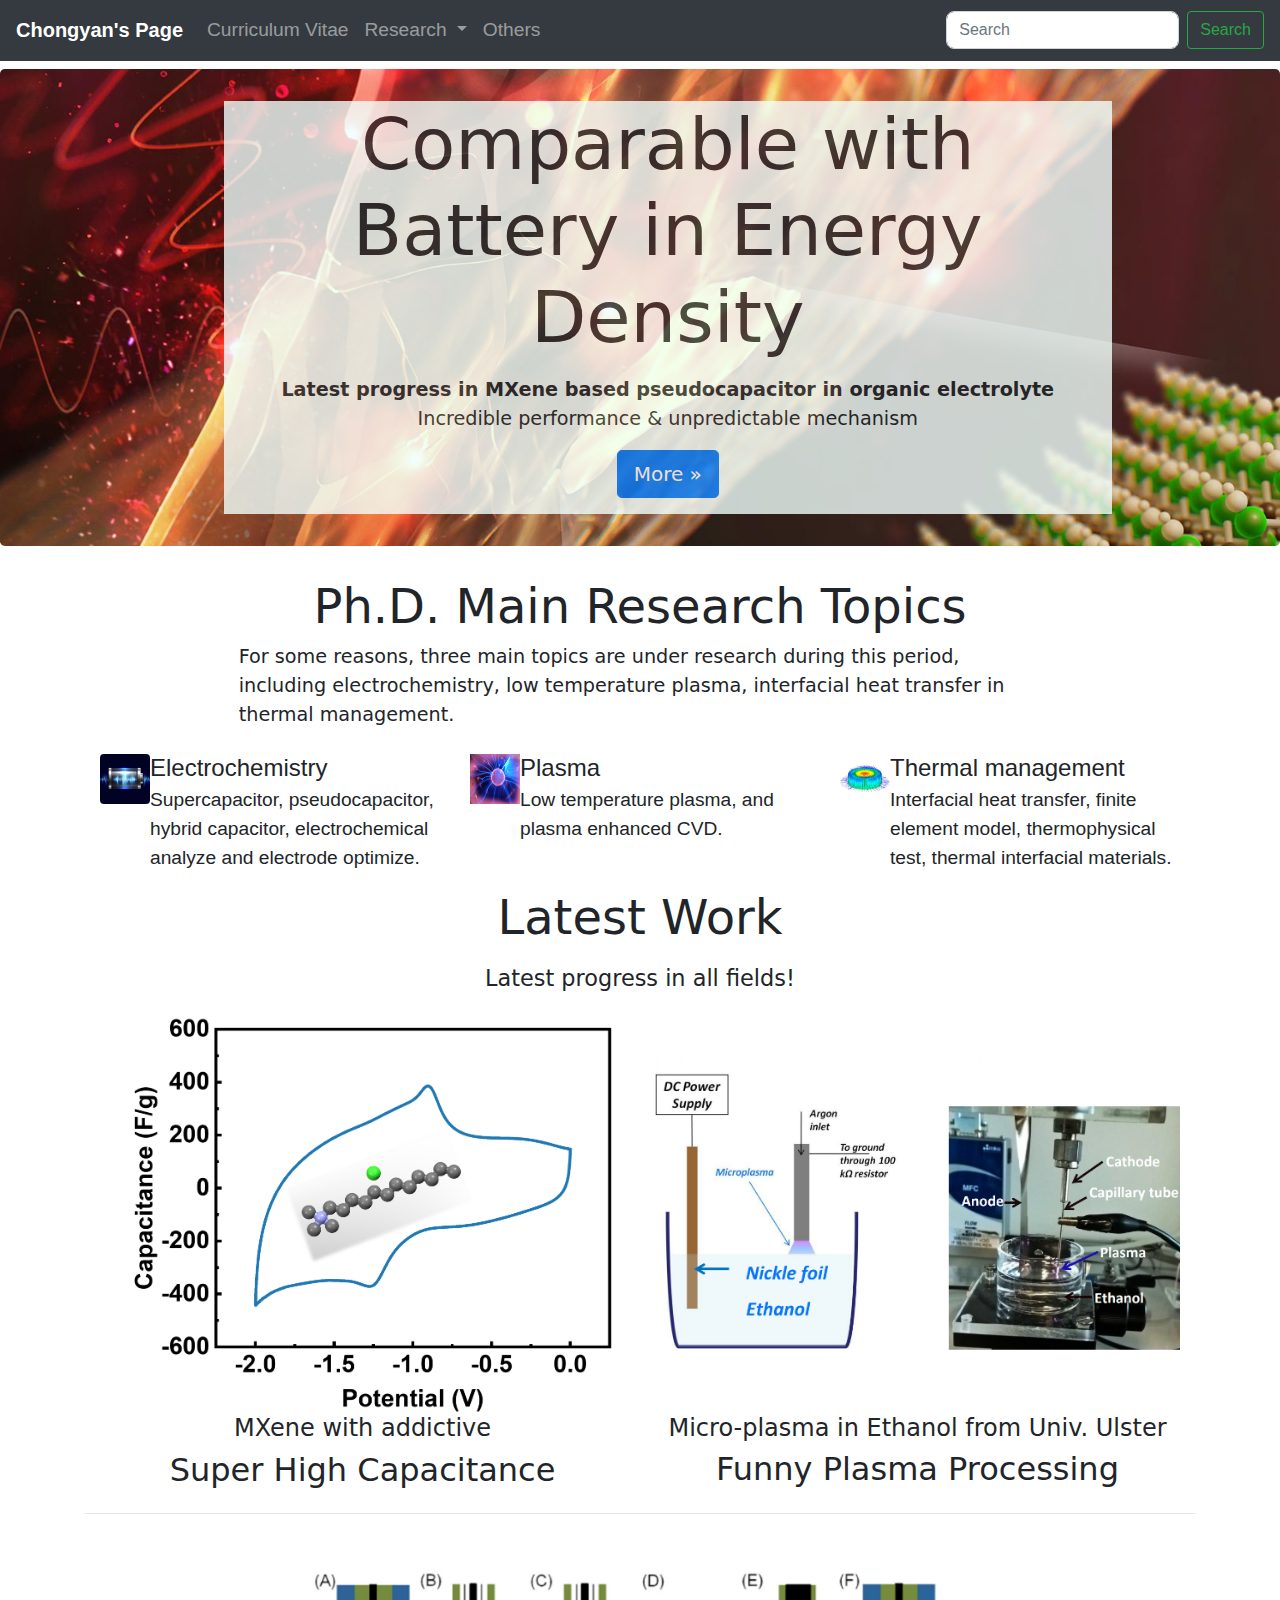
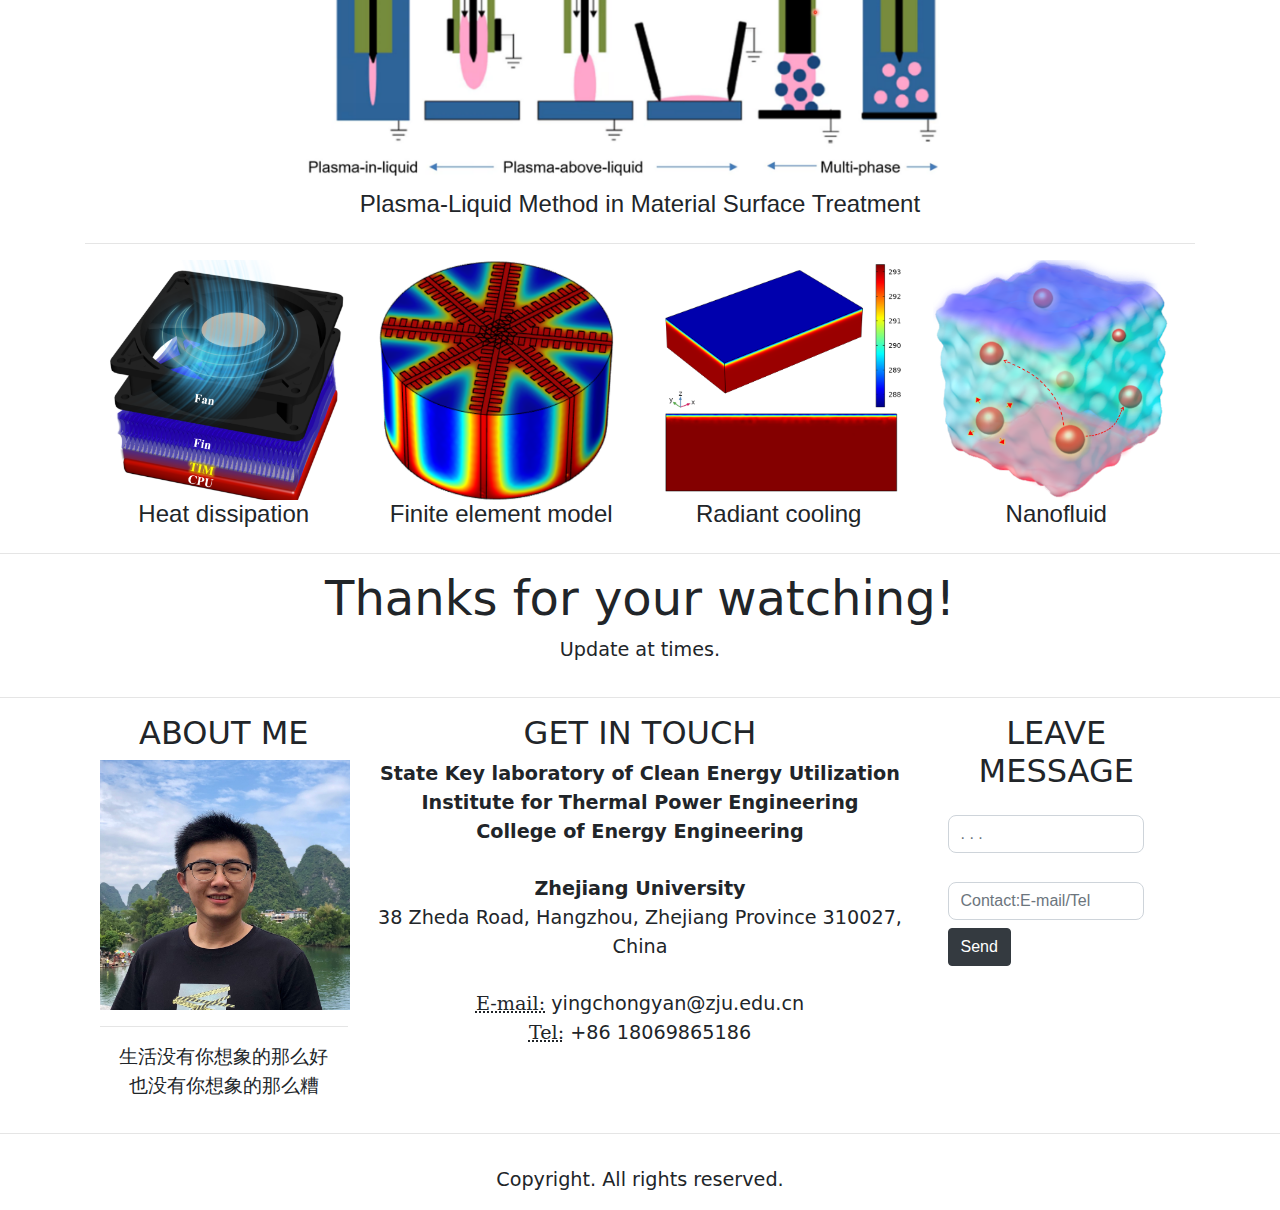
<file: index.html>
<!DOCTYPE html>
<html lang="en">
  <head>
    <meta charset="utf-8">
    <meta http-equiv="X-UA-Compatible" content="IE=edge">
    <meta name="viewport" content="width=device-width, initial-scale=1">
	<meta name="description" content="简单写一手" />
	<meta name="author" content="应崇彦" />
	<meta name="mobile-web-app-capable" content="yes">
    <link rel="Bookmark" type="image/x-icon" href="favicon.ico" />
    <link rel="icon" type="image/x-icon" href="favicon.ico" />
    <link rel="shortcut icon" type="image/x-icon" href="favicon.ico" />
	<title>Chongyan's Page</title>
    <!-- Bootstrap -->
    <link href="css/bootstrap-4.0.0.css" rel="stylesheet">
	<!-- <link rel="shortcut icon" href="myname22.ico" />
	     <link rel="icon" href="myname22.ico" type="image/x-icon">
	     <link rel="shortcut icon" href="myname22.ico" type="image/x-icon"> -->
	
  </head>
  <body>
    <nav class="navbar navbar-expand-lg navbar-dark bg-dark">
      <a class="navbar-brand" href="index.html"><strong>Chongyan's Page</strong></a>
      <button class="navbar-toggler" type="button" data-toggle="collapse" data-target="#navbarSupportedContent" aria-controls="navbarSupportedContent" aria-expanded="false" aria-label="Toggle navigation">
      <span class="navbar-toggler-icon"></span>
      </button>
      <div class="collapse navbar-collapse" id="navbarSupportedContent">
        <ul class="navbar-nav mr-auto">
          <!--<li class="nav-item active">
            <a class="nav-link" href="#">Home <span class="sr-only">(current)</span></a>
          </li>-->
          <li class="nav-item">
            <a class="nav-link" href="index-CV.html">Curriculum Vitae</a>
          </li>
          <li class="nav-item dropdown">
            <a class="nav-link dropdown-toggle" href="#" id="navbarDropdown" role="button" data-toggle="dropdown" aria-haspopup="true" aria-expanded="false">
            Research
            </a>
            <div class="dropdown-menu" aria-labelledby="navbarDropdown">
              <a class="dropdown-item" href="index-e.html">Electrochemistry</a>
			  <div class="dropdown-divider"></div>
              <a class="dropdown-item" href="index-p.html">Plasma</a>
              <div class="dropdown-divider"></div>
              <a class="dropdown-item" href="index-t.html">Thermal management</a>
            </div>
          </li>
		  <li class="nav-item">
            <a class="nav-link" href="index-oth.html">Others</a>
          </li>
          <!--
		  <li class="nav-item">
            <a class="nav-link disabled" href="#">Disabled</a>
          </li>-->
        </ul>
        <form class="form-inline my-2 my-lg-0">
          <input class="form-control mr-sm-2" type="search" placeholder="Search" aria-label="Search">
          <button class="btn btn-outline-success my-2 my-sm-0" type="submit">Search</button>
        </form>
      </div>
  </nav>
    <section>
      <div class="jumbotron1 text-center mt-2">
		<!--<img src="images/bck1.png" width="110%">-->  
        <div class="container">
          <div class="row">
            <div class="col-12-1 offset-xl-1">
			
              <h1>Comparable with Battery in Energy Density</h1>
			  <h1> </h1>
              <p><center><strong>Latest progress in MXene based pseudocapacitor in organic electrolyte</strong><br/>
              Incredible performance & unpredictable mechanism<br/><center></p>
              <p><center><a class="btn btn-primary btn-lg" href="index-e.html" role="button">More »</a></center></p>
            </div>
          </div>
        </div>
      </div>
    </section>
    <section>
      <div class="container">
        <div class="row">
          <div class="col-12-2 text-center offset-xl-1">
            <h2>Ph.D. Main Research Topics</h2>
            <p>For some reasons, three main topics are under research during this period, including electrochemistry, low temperature plasma, interfacial heat transfer in thermal management.</p>
          </div>
        </div>
      </div>
    </section>
    <section>
      <div class="container mt-2">
        <div class="row">
          <div class="col-md-4 col-12">
            <ul class="list-unstyled">
              <li class="media">
                <img src="ele.jpg" alt="Generic placeholder image" width="50" height="50" class="mr-3 rounded">
                <div class="media-body">
                  <h4 class="mt-0 mb-1">Electrochemistry</h4>
                  Supercapacitor, pseudocapacitor, hybrid capacitor, electrochemical analyze and electrode optimize.
                </div>
              </li>
            </ul>
          </div>
          <div class="col-md-4 col-12">
            <ul class="list-unstyled">
              <li class="media">
                <img src="plasma.jpg" alt="Generic placeholder image" width="50" height="50" class="mr-3">
                <div class="media-body">
                  <h4 class="mt-0 mb-1">Plasma</h4>
                  Low temperature plasma, and plasma enhanced CVD.
                </div>
              </li>
            </ul>
          </div>
          <div class="col-md-4 col-12">
            <ul class="list-unstyled">
              <li class="media">
                <img src="Flow.jpg" alt="Generic placeholder image" width="50" height="50" class="mr-3">
                <div class="media-body">
                  <h4 class="mt-0 mb-1">Thermal management</h4>
                  Interfacial heat transfer, finite element model, thermophysical test, thermal interfacial materials.
                </div>
              </li>
            </ul>
          </div>
        </div>
      </div>
    </section>
    <section>
      <div class="container">
        <div class="row">
          <div class="col-12 text-center offset-xl-1">
            <h2>Latest Work</h2>
            <p><center style="font-size: 1.4rem">Latest progress in all fields!</center></p>
          </div>
		</div>
        <div class="row">
          <div class="col-md-6 col-12 text-center">
            <img class="img-fluid" src="images/yanglizi.png" alt="" height="400">
            <h4>MXene with addictive</h4>
            <h6>Super High Capacitance</h6>
          </div>
          <div class="col-md-6 col-12 text-center mt-md-0 mt-2">
            <img class="img-fluid" src="images/plasmafunny.png" alt="" height="400">
            <h4>Micro-plasma in Ethanol from Univ. Ulster</h4>
            <h6>Funny Plasma Processing</h6>
          </div>
        </div><hr>
        <div class="row mt-2"><center>
          <div class="col-12">
			  <br><img class="img-fluid float-right" src="images/li.png" width="1200">
			  <h4><center>Plasma-Liquid Method in Material Surface Treatment</center></h4></div></center>
          <!--<div class="col-md-3 col-12"><img class="img-fluid float-left" src="images/200x200.gif" alt=""></div>
          <div class="col-md-3 col-12 mt-md-0 mt-1"><img class="img-fluid float-right" src="images/200x200.gif" alt=""></div>
          <div class="col-md-3 col-12 mt-md-0 mt-1"><img class="img-fluid float-left" src="images/200x200.gif" alt=""></div>-->
        </div>
        <hr>
        <div class="row">
          <div class="col-md-3 col-6"><img class="img-fluid float-right" src="images/images.png" alt="" width="240" height="240" ><h4><center>Heat dissipation</center></h4></div>
          <div class="col-md-3 col-6"><img class="img-fluid float-left" src="images/fingraphene.png" alt="" width="240" height="240"><h4><center>Finite element model</center></h4></div>
          <div class="col-md-3 col-6 mt-md-0 mt-1"><img class="img-fluid float-right" src="images/fushe.png" width="240" height="240"><h4><center>Radiant cooling</center></h4></div>
          <div class="col-md-3 col-6 mt-md-0 mt-1"><img class="img-fluid float-left" src="images/nano.png" width="240" height="240"><h4><center>Nanofluid</center></h4></div>
        </div>
      </div>
    </section>
    <hr>
    <section>
      <div class="container">
        <div class="row">
          <div class="col-12 text-center offset-xl-1">
            <h2>Thanks for your watching!</h2>
            <p class="text-center">Update at times. </p>
            <!--<button type="button" class="btn btn-success">Get in touch</button>-->
          </div>
        </div>
      </div>
    </section>
    <hr>
    <div class="section">
      <div class="container">
        <div class="row">
          <div class="col-md-4 col-12 col-xl-3">
            <h3 class="text-center">ABOUT ME</h3>
            <p><img src="I11.jpg" width="250"><hr><center>生活没有你想象的那么好<br/>也没有你想象的那么糟</center></p>
          </div>
          <div class="col-md-4 col-12 col-xl-6">
            <h3 class="text-center">GET IN TOUCH</h3>
            <address class="text-center">
            <strong>State Key laboratory of Clean Energy Utilization<br/>Institute for Thermal Power Engineering<br/>College of Energy Engineering<br/><br/>Zhejiang University</strong><br>
              38 Zheda Road, Hangzhou, Zhejiang Province 310027, China<br>
              <br>
              <abbr title="Phone">E-mail:</abbr> yingchongyan@zju.edu.cn<br/>
			  <abbr title="Phone">Tel:</abbr> +86 18069865186
            </address>
          </div>
          <div class="col-md-4 col-12 col-xl-3">
            <h3 class="text-center">LEAVE MESSAGE</h3>
            <!--<form>-->
              <div class="form-group col-12 col-xl-11"> </div>
              <div class="form-group col-12 col-xl-11">
                <form name="发送留言" method="post" action="mailto:yingchongyan@zju.edu.cn">
				  <input type="text" name="whatyouwannasay" class="form-control" placeholder=". . ."><br/>
				  <input type="text" name="howcanicall" class="form-control" placeholder="Contact:E-mail/Tel ">
				  <input type="submit" class="btn btn-dark mt-2" value="Send" />
                  <!--<button type="submit" value = "Send email" class="btn btn-dark mt-2" >Send</button>-->
					
				</form>
              </div>
            <!--</form>-->
          </div>
        </div>
      </div>
    </div>
    <hr>
    <footer class="text-center">
      <div class="container">
        <div class="row">
          <div class="col-12 offset-xl-1">
            <p><center>Copyright. All rights reserved.</center></p>
          </div>
        </div>
      </div>
    </footer>
    <!-- jQuery (necessary for Bootstrap's JavaScript plugins) -->
    <script src="js/jquery-3.2.1.min.js"></script>
    <!-- Include all compiled plugins (below), or include individual files as needed -->
    <script src="js/popper.min.js"></script>
    <script src="js/bootstrap-4.0.0.js"></script>
  </body>
</html>
</file>
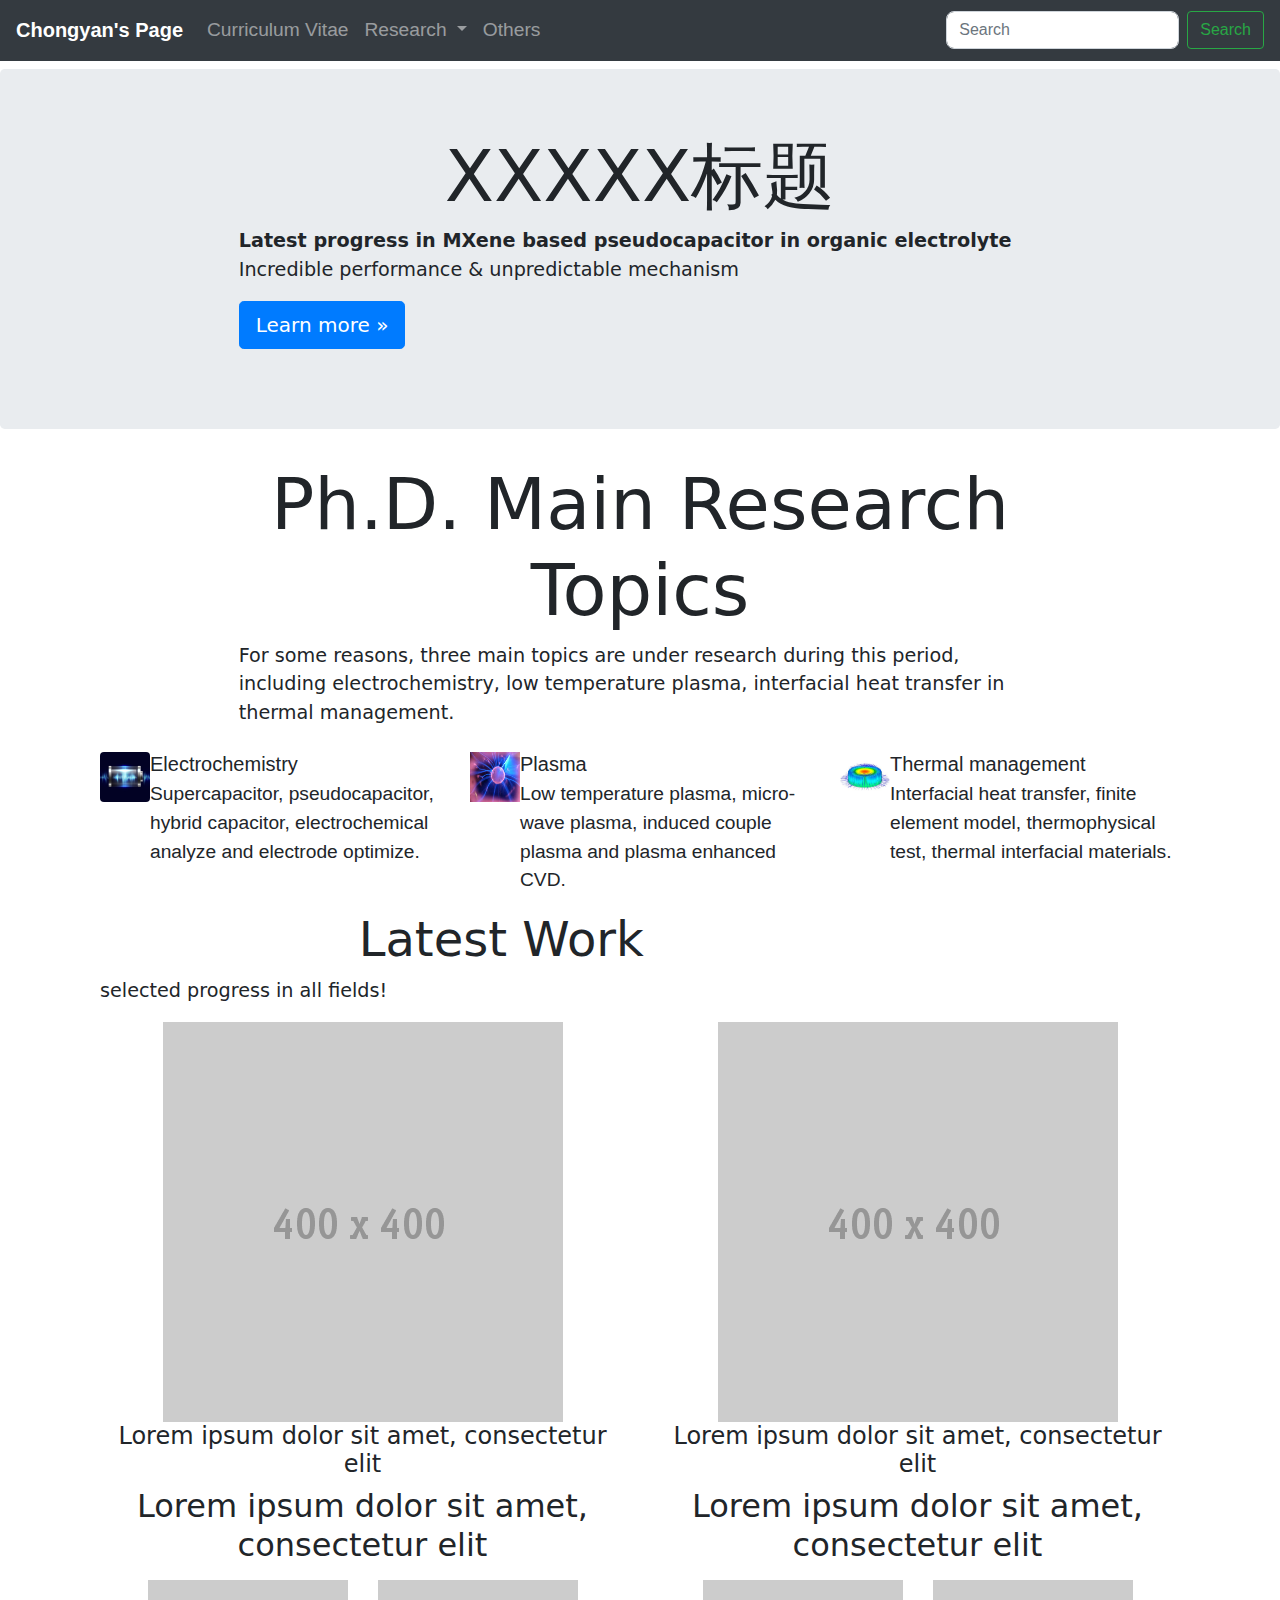
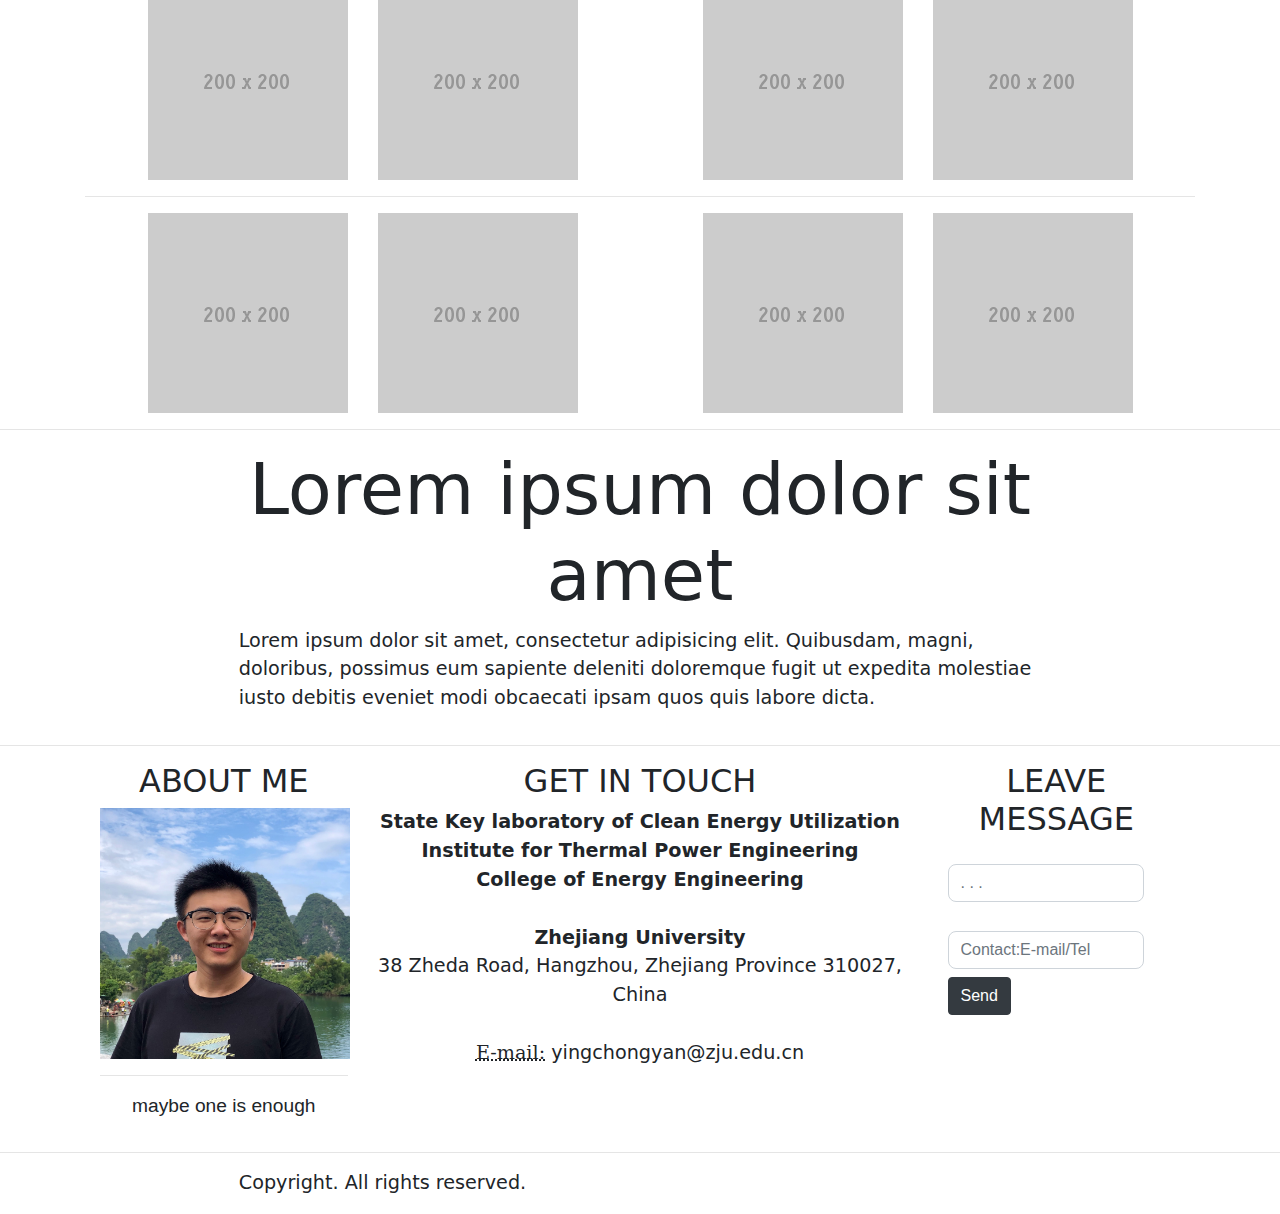
<file: index - 副本.html>
<!DOCTYPE html>
<html lang="en">
  <head>
    <meta charset="utf-8">
    <meta http-equiv="X-UA-Compatible" content="IE=edge">
    <meta name="viewport" content="width=device-width, initial-scale=1">
	<meta name="description" content="简单写一手" />
	<meta name="author" content="应崇彦" />
	<meta name="mobile-web-app-capable" content="yes">
    <link rel="Bookmark" type="image/x-icon" href="favicon.ico" />
    <link rel="icon" type="image/x-icon" href="favicon.ico" />
    <link rel="shortcut icon" type="image/x-icon" href="favicon.ico" />
	<title>Chongyan's Page</title>
    <!-- Bootstrap -->
    <link href="css/bootstrap-4.0.0.css" rel="stylesheet">
	<!-- <link rel="shortcut icon" href="myname22.ico" />
	     <link rel="icon" href="myname22.ico" type="image/x-icon">
	     <link rel="shortcut icon" href="myname22.ico" type="image/x-icon"> -->
	
  </head>
  <body>
    <nav class="navbar navbar-expand-lg navbar-dark bg-dark">
      <a class="navbar-brand" href="#"><strong>Chongyan's Page</strong></a>
      <button class="navbar-toggler" type="button" data-toggle="collapse" data-target="#navbarSupportedContent" aria-controls="navbarSupportedContent" aria-expanded="false" aria-label="Toggle navigation">
      <span class="navbar-toggler-icon"></span>
      </button>
      <div class="collapse navbar-collapse" id="navbarSupportedContent">
        <ul class="navbar-nav mr-auto">
          <!--<li class="nav-item active">
            <a class="nav-link" href="#">Home <span class="sr-only">(current)</span></a>
          </li>-->
          <li class="nav-item">
            <a class="nav-link" href="index-CV.html" target="_blank">Curriculum Vitae</a>
          </li>
          <li class="nav-item dropdown">
            <a class="nav-link dropdown-toggle" href="#" id="navbarDropdown" role="button" data-toggle="dropdown" aria-haspopup="true" aria-expanded="false">
            Research
            </a>
            <div class="dropdown-menu" aria-labelledby="navbarDropdown">
              <a class="dropdown-item" href="#">Electrochemistry</a>
			  <div class="dropdown-divider"></div>
              <a class="dropdown-item" href="#">Plasma</a>
              <div class="dropdown-divider"></div>
              <a class="dropdown-item" href="#">Thermal management</a>
            </div>
          </li>
		  <li class="nav-item">
            <a class="nav-link" href="#">Others</a>
          </li>
          <!--
		  <li class="nav-item">
            <a class="nav-link disabled" href="#">Disabled</a>
          </li>-->
        </ul>
        <form class="form-inline my-2 my-lg-0">
          <input class="form-control mr-sm-2" type="search" placeholder="Search" aria-label="Search">
          <button class="btn btn-outline-success my-2 my-sm-0" type="submit">Search</button>
        </form>
      </div>
  </nav>
    <section>
      <div class="jumbotron text-center mt-2">
        <div class="container">
          <div class="row">
            <div class="col-12 offset-xl-1">
              <h1>XXXXX标题</h1>
              <p><strong>Latest progress in MXene based pseudocapacitor in organic electrolyte</strong><br/>
              Incredible performance & unpredictable mechanism<br/></p>
              <p><a class="btn btn-primary btn-lg" href="#" role="button">Learn more »</a></p>
            </div>
          </div>
        </div>
      </div>
    </section>
    <section>
      <div class="container">
        <div class="row">
          <div class="col-12 text-center offset-xl-1">
            <h1>Ph.D. Main Research Topics</h1>
            <p>For some reasons, three main topics are under research during this period, including electrochemistry, low temperature plasma, interfacial heat transfer in thermal management.</p>
          </div>
        </div>
      </div>
    </section>
    <section>
      <div class="container mt-2">
        <div class="row">
          <div class="col-md-4 col-12">
            <ul class="list-unstyled">
              <li class="media">
                <img src="ele.jpg" alt="Generic placeholder image" width="50" height="50" class="mr-3 rounded">
                <div class="media-body">
                  <h5 class="mt-0 mb-1">Electrochemistry</h5>
                  Supercapacitor, pseudocapacitor, hybrid capacitor, electrochemical analyze and electrode optimize.
                </div>
              </li>
            </ul>
          </div>
          <div class="col-md-4 col-12">
            <ul class="list-unstyled">
              <li class="media">
                <img src="plasma.jpg" alt="Generic placeholder image" width="50" height="50" class="mr-3">
                <div class="media-body">
                  <h5 class="mt-0 mb-1">Plasma</h5>
                  Low temperature plasma, micro-wave plasma, induced couple plasma and plasma enhanced CVD.
                </div>
              </li>
            </ul>
          </div>
          <div class="col-md-4 col-12">
            <ul class="list-unstyled">
              <li class="media">
                <img src="Flow.jpg" alt="Generic placeholder image" width="50" height="50" class="mr-3">
                <div class="media-body">
                  <h5 class="mt-0 mb-1">Thermal management</h5>
                  Interfacial heat transfer, finite element model, thermophysical test, thermal interfacial materials.
                </div>
              </li>
            </ul>
          </div>
        </div>
      </div>
    </section>
    <section>
      <div class="container">
        <div class="row">
          <div class="col-12 text-center">
            <h2>Latest Work</h2>
            <p>selected progress in all fields!</p>
          </div>
        </div>
        <div class="row">
          <div class="col-md-6 col-12 text-center">
            <img class="img-fluid" src="images/400x400.gif" alt="">
            <h4>Lorem ipsum dolor sit amet, consectetur elit</h4>
            <h6>Lorem ipsum dolor sit amet, consectetur elit</h6>
          </div>
          <div class="col-md-6 col-12 text-center mt-md-0 mt-2">
            <img class="img-fluid" src="images/400x400.gif" alt="">
            <h4>Lorem ipsum dolor sit amet, consectetur elit</h4>
            <h6>Lorem ipsum dolor sit amet, consectetur elit</h6>
          </div>
        </div>
        <div class="row mt-2">
          <div class="col-md-3 col-6"><img class="img-fluid float-right" src="images/200x200.gif" alt=""></div>
          <div class="col-md-3 col-6"><img class="img-fluid float-left" src="images/200x200.gif" alt=""></div>
          <div class="col-md-3 col-6 mt-md-0 mt-1"><img class="img-fluid float-right" src="images/200x200.gif" alt=""></div>
          <div class="col-md-3 col-6 mt-md-0 mt-1"><img class="img-fluid float-left" src="images/200x200.gif" alt=""></div>
        </div>
        <hr>
        <div class="row">
          <div class="col-md-3 col-6"><img class="img-fluid float-right" src="images/200x200.gif" alt=""></div>
          <div class="col-md-3 col-6"><img class="img-fluid float-left" src="images/200x200.gif" alt=""></div>
          <div class="col-md-3 col-6 mt-md-0 mt-1"><img class="img-fluid float-right" src="images/200x200.gif" alt=""></div>
          <div class="col-md-3 col-6 mt-md-0 mt-1"><img class="img-fluid float-left" src="images/200x200.gif" alt=""></div>
        </div>
      </div>
    </section>
    <hr>
    <section>
      <div class="container">
        <div class="row">
          <div class="col-12 text-center offset-xl-1">
            <h1>Lorem ipsum dolor sit amet</h1>
            <p>Lorem ipsum dolor sit amet, consectetur adipisicing elit. Quibusdam, magni, doloribus, possimus eum sapiente deleniti doloremque fugit ut expedita molestiae iusto debitis eveniet modi obcaecati ipsam quos quis labore dicta.</p>
            <!--<button type="button" class="btn btn-success">Get in touch</button>-->
          </div>
        </div>
      </div>
    </section>
    <hr>
    <div class="section">
      <div class="container">
        <div class="row">
          <div class="col-md-4 col-12 col-xl-3">
            <h3 class="text-center">ABOUT ME</h3>
            <p><img src="I11.jpg" width="250"><hr><center>maybe one is enough</center></p>
          </div>
          <div class="col-md-4 col-12 col-xl-6">
            <h3 class="text-center">GET IN TOUCH</h3>
            <address class="text-center">
              <strong>State Key laboratory of Clean Energy Utilization<br/>Institute for Thermal Power Engineering<br/>College of Energy Engineering<br/><br/>Zhejiang University</strong><br>
              38 Zheda Road, Hangzhou, Zhejiang Province 310027, China<br>
              <br>
              <abbr title="Phone">E-mail:</abbr> yingchongyan@zju.edu.cn
            </address>
          </div>
          <div class="col-md-4 col-12 col-xl-3">
            <h3 class="text-center">LEAVE MESSAGE</h3>
            <!--<form>-->
              <div class="form-group col-12 col-xl-11"> </div>
              <div class="form-group col-12 col-xl-11">
                <form name="发送留言" method="post" action="mailto:yingchongyan@zju.edu.cn">
				  <input type="text" name="whatyouwannasay" class="form-control" placeholder=". . ."><br/>
				  <input type="text" name="howcanicall" class="form-control" placeholder="Contact:E-mail/Tel ">
				  <input type="submit" class="btn btn-dark mt-2" value="Send" />
                  <!--<button type="submit" value = "Send email" class="btn btn-dark mt-2" >Send</button>-->
					
				</form>
              </div>
            <!--</form>-->
          </div>
        </div>
      </div>
    </div>
    <hr>
    <footer class="text-center">
      <div class="container">
        <div class="row">
          <div class="col-12 offset-xl-1">
            <p>Copyright. All rights reserved.</p>
          </div>
        </div>
      </div>
    </footer>
    <!-- jQuery (necessary for Bootstrap's JavaScript plugins) -->
    <script src="js/jquery-3.2.1.min.js"></script>
    <!-- Include all compiled plugins (below), or include individual files as needed -->
    <script src="js/popper.min.js"></script>
    <script src="js/bootstrap-4.0.0.js"></script>
  </body>
</html>
</file>
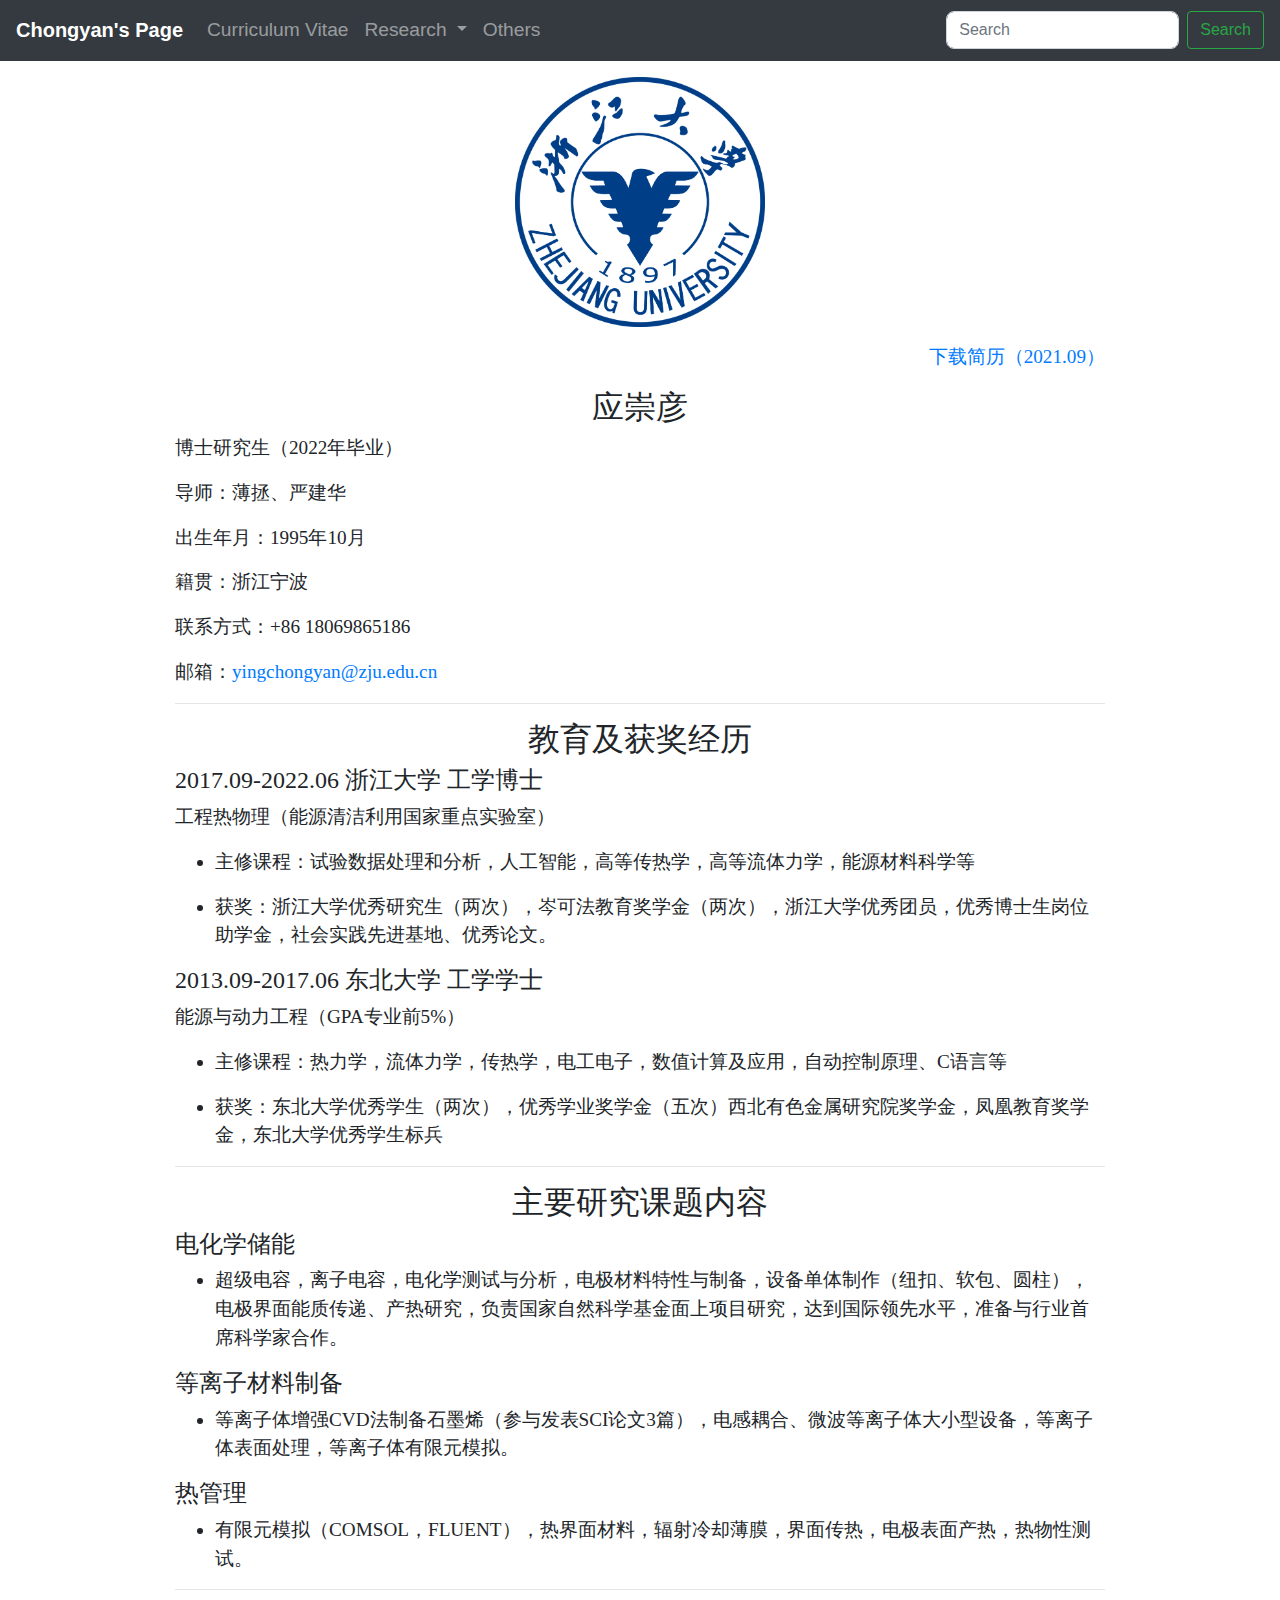
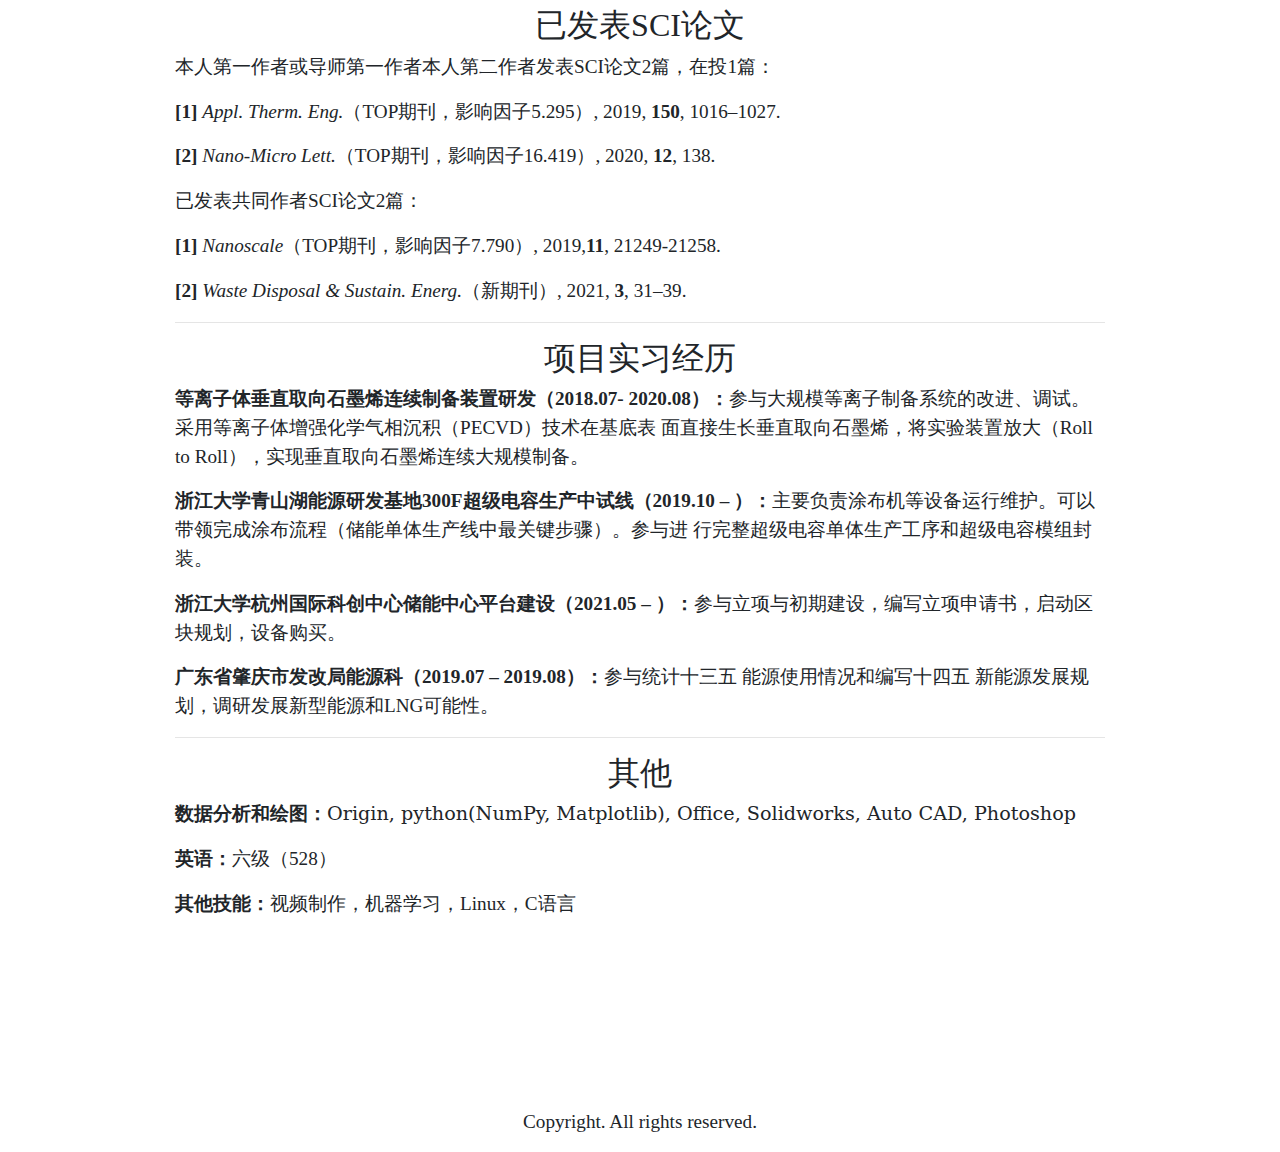
<file: index-CV.html>
<!DOCTYPE html>
<html lang="en">
  <head>
    <meta charset="utf-8">
    <meta http-equiv="X-UA-Compatible" content="IE=edge">
    <meta name="viewport" content="width=device-width, initial-scale=1">
	<meta name="description" content="简单写一手" />
	<meta name="author" content="应崇彦" />
	<meta name="mobile-web-app-capable" content="yes">
    <link rel="Bookmark" type="image/x-icon" href="favicon.ico" />
    <link rel="icon" type="image/x-icon" href="favicon.ico" />
    <link rel="shortcut icon" type="image/x-icon" href="favicon.ico" />
    <title>Chongyan's CV</title>
    <!-- Bootstrap -->
    <link href="css/bootstrap-4.0.cv.css" rel="stylesheet">
	  <!--<link href='https://fonts.loli.net/css?family=PT+Serif:400,400italic,700,700italic&subset=latin,cyrillic-ext,cyrillic,latin-ext' rel='stylesheet' type='text/css' /><style type='text/css'>html {overflow-x: initial !important;}:root { --bg-color:#ffffff; --text-color:#333333; --select-text-bg-color:#B5D6FC; --select-text-font-color:auto; --monospace:"Lucida Console",Consolas,"Courier",monospace; --title-bar-height:20px; }
.mac-os-11 { --title-bar-height:28px; }
html { font-size: 14px; background-color: var(--bg-color); color: var(--text-color); font-family: "Helvetica Neue", Helvetica, Arial, sans-serif; -webkit-font-smoothing: antialiased; }
body { margin: 0px; padding: 0px; height: auto; bottom: 0px; top: 0px; left: 0px; right: 0px; font-size: 1rem; line-height: 1.42857; overflow-x: hidden; background: inherit; tab-size: 4; }
iframe { margin: auto; }
a.url { word-break: break-all; }
a:active, a:hover { outline: 0px; }
.in-text-selection, ::selection { text-shadow: none; background: var(--select-text-bg-color); color: var(--select-text-font-color); }
#write { margin: 0px auto; height: auto; width: inherit; word-break: normal; overflow-wrap: break-word; position: relative; white-space: normal; overflow-x: visible; padding-top: 36px; }
#write.first-line-indent p { text-indent: 2em; }
#write.first-line-indent li p, #write.first-line-indent p * { text-indent: 0px; }
#write.first-line-indent li { margin-left: 2em; }
.for-image #write { padding-left: 8px; padding-right: 8px; }
body.typora-export { padding-left: 30px; padding-right: 30px; }
.typora-export .footnote-line, .typora-export li, .typora-export p { white-space: pre-wrap; }
.typora-export .task-list-item input { pointer-events: none; }
@media screen and (max-width: 500px) {
  body.typora-export { padding-left: 0px; padding-right: 0px; }
  #write { padding-left: 20px; padding-right: 20px; }
  .CodeMirror-sizer { margin-left: 0px !important; }
  .CodeMirror-gutters { display: none !important; }
}
#write li > figure:last-child { margin-bottom: 0.5rem; }
#write ol, #write ul { position: relative; }
img { max-width: 100%; vertical-align: middle; image-orientation: from-image; }
button, input, select, textarea { color: inherit; font: inherit; }
input[type="checkbox"], input[type="radio"] { line-height: normal; padding: 0px; }
*, ::after, ::before { box-sizing: border-box; }
#write h1, #write h2, #write h3, #write h4, #write h5, #write h6, #write p, #write pre { width: inherit; }
#write h1, #write h2, #write h3, #write h4, #write h5, #write h6, #write p { position: relative; }
p { line-height: inherit; }
h1, h2, h3, h4, h5, h6 { break-after: avoid-page; break-inside: avoid; orphans: 4; }
p { orphans: 4; }
h1 { font-size: 2rem; }
h2 { font-size: 1.8rem; }
h3 { font-size: 1.6rem; }
h4 { font-size: 1.4rem; }
h5 { font-size: 1.2rem; }
h6 { font-size: 1rem; }
.md-math-block, .md-rawblock, h1, h2, h3, h4, h5, h6, p { margin-top: 1rem; margin-bottom: 1rem; }
.hidden { display: none; }
.md-blockmeta { color: rgb(204, 204, 204); font-weight: 700; font-style: italic; }
a { cursor: pointer; }
sup.md-footnote { padding: 2px 4px; background-color: rgba(238, 238, 238, 0.7); color: rgb(85, 85, 85); border-radius: 4px; cursor: pointer; }
sup.md-footnote a, sup.md-footnote a:hover { color: inherit; text-transform: inherit; text-decoration: inherit; }
#write input[type="checkbox"] { cursor: pointer; width: inherit; height: inherit; }
figure { overflow-x: auto; margin: 1.2em 0px; max-width: calc(100% + 16px); padding: 0px; }
figure > table { margin: 0px; }
tr { break-inside: avoid; break-after: auto; }
thead { display: table-header-group; }
table { border-collapse: collapse; border-spacing: 0px; width: 100%; overflow: auto; break-inside: auto; text-align: left; }
table.md-table td { min-width: 32px; }
.CodeMirror-gutters { border-right: 0px; background-color: inherit; }
.CodeMirror-linenumber { user-select: none; }
.CodeMirror { text-align: left; }
.CodeMirror-placeholder { opacity: 0.3; }
.CodeMirror pre { padding: 0px 4px; }
.CodeMirror-lines { padding: 0px; }
div.hr:focus { cursor: none; }
#write pre { white-space: pre-wrap; }
#write.fences-no-line-wrapping pre { white-space: pre; }
#write pre.ty-contain-cm { white-space: normal; }
.CodeMirror-gutters { margin-right: 4px; }
.md-fences { font-size: 0.9rem; display: block; break-inside: avoid; text-align: left; overflow: visible; white-space: pre; background: inherit; position: relative !important; }
.md-fences-adv-panel { width: 100%; margin-top: 10px; text-align: center; padding-top: 0px; padding-bottom: 8px; overflow-x: auto; }
#write .md-fences.mock-cm { white-space: pre-wrap; }
.md-fences.md-fences-with-lineno { padding-left: 0px; }
#write.fences-no-line-wrapping .md-fences.mock-cm { white-space: pre; overflow-x: auto; }
.md-fences.mock-cm.md-fences-with-lineno { padding-left: 8px; }
.CodeMirror-line, twitterwidget { break-inside: avoid; }
.footnotes { opacity: 0.8; font-size: 0.9rem; margin-top: 1em; margin-bottom: 1em; }
.footnotes + .footnotes { margin-top: 0px; }
.md-reset { margin: 0px; padding: 0px; border: 0px; outline: 0px; vertical-align: top; background: 0px 0px; text-decoration: none; text-shadow: none; float: none; position: static; width: auto; height: auto; white-space: nowrap; cursor: inherit; -webkit-tap-highlight-color: transparent; line-height: normal; font-weight: 400; text-align: left; box-sizing: content-box; direction: ltr; }
li div { padding-top: 0px; }
blockquote { margin: 1rem 0px; }
li .mathjax-block, li p { margin: 0.5rem 0px; }
li blockquote { margin: 1rem 0px; }
li { margin: 0px; position: relative; }
blockquote > :last-child { margin-bottom: 0px; }
blockquote > :first-child, li > :first-child { margin-top: 0px; }
.footnotes-area { color: rgb(136, 136, 136); margin-top: 0.714rem; padding-bottom: 0.143rem; white-space: normal; }
#write .footnote-line { white-space: pre-wrap; }
@media print {
  body, html { border: 1px solid transparent; height: 99%; break-after: avoid; break-before: avoid; font-variant-ligatures: no-common-ligatures; }
  #write { margin-top: 0px; padding-top: 0px; border-color: transparent !important; }
  .typora-export * { -webkit-print-color-adjust: exact; }
  .typora-export #write { break-after: avoid; }
  .typora-export #write::after { height: 0px; }
  .is-mac table { break-inside: avoid; }
  .typora-export-show-outline .typora-export-sidebar { display: none; }
}
.footnote-line { margin-top: 0.714em; font-size: 0.7em; }
a img, img a { cursor: pointer; }
pre.md-meta-block { font-size: 0.8rem; min-height: 0.8rem; white-space: pre-wrap; background: rgb(204, 204, 204); display: block; overflow-x: hidden; }
p > .md-image:only-child:not(.md-img-error) img, p > img:only-child { display: block; margin: auto; }
#write.first-line-indent p > .md-image:only-child:not(.md-img-error) img { left: -2em; position: relative; }
p > .md-image:only-child { display: inline-block; width: 100%; }
#write .MathJax_Display { margin: 0.8em 0px 0px; }
.md-math-block { width: 100%; }
.md-math-block:not(:empty)::after { display: none; }
.MathJax_ref { fill: currentcolor; }
[contenteditable="true"]:active, [contenteditable="true"]:focus, [contenteditable="false"]:active, [contenteditable="false"]:focus { outline: 0px; box-shadow: none; }
.md-task-list-item { position: relative; list-style-type: none; }
.task-list-item.md-task-list-item { padding-left: 0px; }
.md-task-list-item > input { position: absolute; top: 0px; left: 0px; margin-left: -1.2em; margin-top: calc(1em - 10px); border: none; }
.math { font-size: 1rem; }
.md-toc { min-height: 3.58rem; position: relative; font-size: 0.9rem; border-radius: 10px; }
.md-toc-content { position: relative; margin-left: 0px; }
.md-toc-content::after, .md-toc::after { display: none; }
.md-toc-item { display: block; color: rgb(65, 131, 196); }
.md-toc-item a { text-decoration: none; }
.md-toc-inner:hover { text-decoration: underline; }
.md-toc-inner { display: inline-block; cursor: pointer; }
.md-toc-h1 .md-toc-inner { margin-left: 0px; font-weight: 700; }
.md-toc-h2 .md-toc-inner { margin-left: 2em; }
.md-toc-h3 .md-toc-inner { margin-left: 4em; }
.md-toc-h4 .md-toc-inner { margin-left: 6em; }
.md-toc-h5 .md-toc-inner { margin-left: 8em; }
.md-toc-h6 .md-toc-inner { margin-left: 10em; }
@media screen and (max-width: 48em) {
  .md-toc-h3 .md-toc-inner { margin-left: 3.5em; }
  .md-toc-h4 .md-toc-inner { margin-left: 5em; }
  .md-toc-h5 .md-toc-inner { margin-left: 6.5em; }
  .md-toc-h6 .md-toc-inner { margin-left: 8em; }
}
a.md-toc-inner { font-size: inherit; font-style: inherit; font-weight: inherit; line-height: inherit; }
.footnote-line a:not(.reversefootnote) { color: inherit; }
.md-attr { display: none; }
.md-fn-count::after { content: "."; }
code, pre, samp, tt { font-family: var(--monospace); }
kbd { margin: 0px 0.1em; padding: 0.1em 0.6em; font-size: 0.8em; color: rgb(36, 39, 41); background: rgb(255, 255, 255); border: 1px solid rgb(173, 179, 185); border-radius: 3px; box-shadow: rgba(12, 13, 14, 0.2) 0px 1px 0px, rgb(255, 255, 255) 0px 0px 0px 2px inset; white-space: nowrap; vertical-align: middle; }
.md-comment { color: rgb(162, 127, 3); opacity: 0.8; font-family: var(--monospace); }
code { text-align: left; vertical-align: initial; }
a.md-print-anchor { white-space: pre !important; border-width: initial !important; border-style: none !important; border-color: initial !important; display: inline-block !important; position: absolute !important; width: 1px !important; right: 0px !important; outline: 0px !important; background: 0px 0px !important; text-decoration: initial !important; text-shadow: initial !important; }
.md-inline-math .MathJax_SVG .noError { display: none !important; }
.html-for-mac .inline-math-svg .MathJax_SVG { vertical-align: 0.2px; }
.md-fences-math .MathJax_SVG_Display, .md-math-block .MathJax_SVG_Display { text-align: center; margin: 0px; position: relative; text-indent: 0px; max-width: none; max-height: none; min-height: 0px; min-width: 100%; width: auto; overflow-y: visible; display: block !important; }
.MathJax_SVG_Display, .md-inline-math .MathJax_SVG_Display { width: auto; margin: inherit; display: inline-block !important; }
.MathJax_SVG .MJX-monospace { font-family: var(--monospace); }
.MathJax_SVG .MJX-sans-serif { font-family: sans-serif; }
.MathJax_SVG { display: inline; font-style: normal; font-weight: 400; line-height: normal; text-indent: 0px; text-align: left; text-transform: none; letter-spacing: normal; word-spacing: normal; overflow-wrap: normal; white-space: nowrap; float: none; direction: ltr; max-width: none; max-height: none; min-width: 0px; min-height: 0px; border: 0px; padding: 0px; margin: 0px; zoom: 90%; }
#math-inline-preview-content { zoom: 1.1; }
.MathJax_SVG * { transition: none 0s ease 0s; }
.MathJax_SVG_Display svg { vertical-align: middle !important; margin-bottom: 0px !important; margin-top: 0px !important; }
.os-windows.monocolor-emoji .md-emoji { font-family: "Segoe UI Symbol", sans-serif; }
.md-diagram-panel > svg { max-width: 100%; }
[lang="flow"] svg, [lang="mermaid"] svg { max-width: 100%; height: auto; }
[lang="mermaid"] .node text { font-size: 1rem; }
table tr th { border-bottom: 0px; }
video { max-width: 100%; display: block; margin: 0px auto; }
iframe { max-width: 100%; width: 100%; border: none; }
.highlight td, .highlight tr { border: 0px; }
mark { background: rgb(255, 255, 0); color: rgb(0, 0, 0); }
.md-html-inline .md-plain, .md-html-inline strong, mark .md-inline-math, mark strong { color: inherit; }
.md-expand mark .md-meta { opacity: 0.3 !important; }
mark .md-meta { color: rgb(0, 0, 0); }
@media print {
  .typora-export h1, .typora-export h2, .typora-export h3, .typora-export h4, .typora-export h5, .typora-export h6 { break-inside: avoid; }
}
.md-diagram-panel .messageText { stroke: none !important; }
.md-diagram-panel .start-state { fill: var(--node-fill); }
.md-diagram-panel .edgeLabel rect { opacity: 1 !important; }
.md-require-zoom-fix foreignobject { font-size: var(--mermaid-font-zoom); }
.md-fences.md-fences-math { font-size: 1em; }
.md-fences-math .MathJax_SVG_Display { margin-top: 8px; cursor: default; }
.md-fences-advanced:not(.md-focus) { padding: 0px; white-space: nowrap; border: 0px; }
.md-fences-advanced:not(.md-focus) { background: inherit; }
.typora-export-show-outline .typora-export-content { max-width: 1440px; margin: auto; display: flex; flex-direction: row; }
.typora-export-sidebar { width: 300px; font-size: 0.8rem; margin-top: 80px; margin-right: 18px; }
.typora-export-show-outline #write { --webkit-flex:2; flex: 2 1 0%; }
.typora-export-sidebar .outline-content { position: fixed; top: 0px; max-height: 100%; overflow: hidden auto; padding-bottom: 30px; padding-top: 60px; width: 300px; }
@media screen and (max-width: 1024px) {
  .typora-export-sidebar, .typora-export-sidebar .outline-content { width: 240px; }
}
@media screen and (max-width: 800px) {
  .typora-export-sidebar { display: none; }
}
.outline-content li, .outline-content ul { margin-left: 0px; margin-right: 0px; padding-left: 0px; padding-right: 0px; list-style: none; }
.outline-content ul { margin-top: 0px; margin-bottom: 0px; }
.outline-content strong { font-weight: 400; }
.outline-expander { width: 1rem; height: 1.42857rem; position: relative; display: table-cell; vertical-align: middle; cursor: pointer; padding-left: 4px; }
.outline-expander::before { content: ""; position: relative; font-family: Ionicons; display: inline-block; font-size: 8px; vertical-align: middle; }
.outline-item { padding-top: 3px; padding-bottom: 3px; cursor: pointer; }
.outline-expander:hover::before { content: ""; }
.outline-h1 > .outline-item { padding-left: 0px; }
.outline-h2 > .outline-item { padding-left: 1em; }
.outline-h3 > .outline-item { padding-left: 2em; }
.outline-h4 > .outline-item { padding-left: 3em; }
.outline-h5 > .outline-item { padding-left: 4em; }
.outline-h6 > .outline-item { padding-left: 5em; }
.outline-label { cursor: pointer; display: table-cell; vertical-align: middle; text-decoration: none; color: inherit; }
.outline-label:hover { text-decoration: underline; }
.outline-item:hover { border-color: rgb(245, 245, 245); background-color: var(--item-hover-bg-color); }
.outline-item:hover { margin-left: -28px; margin-right: -28px; border-left: 28px solid transparent; border-right: 28px solid transparent; }
.outline-item-single .outline-expander::before, .outline-item-single .outline-expander:hover::before { display: none; }
.outline-item-open > .outline-item > .outline-expander::before { content: ""; }
.outline-children { display: none; }
.info-panel-tab-wrapper { display: none; }
.outline-item-open > .outline-children { display: block; }
.typora-export .outline-item { padding-top: 1px; padding-bottom: 1px; }
.typora-export .outline-item:hover { margin-right: -8px; border-right: 8px solid transparent; }
.typora-export .outline-expander::before { content: "+"; font-family: inherit; top: -1px; }
.typora-export .outline-expander:hover::before, .typora-export .outline-item-open > .outline-item > .outline-expander::before { content: "−"; }
.typora-export-collapse-outline .outline-children { display: none; }
.typora-export-collapse-outline .outline-item-open > .outline-children, .typora-export-no-collapse-outline .outline-children { display: block; }
.typora-export-no-collapse-outline .outline-expander::before { content: "" !important; }
.typora-export-show-outline .outline-item-active > .outline-item .outline-label { font-weight: 700; }


/* meyer reset -- http://meyerweb.com/eric/tools/css/reset/ , v2.0 | 20110126 | License: none (public domain) */

@include-when-export url(https://fonts.loli.net/css?family=PT+Serif:400,400italic,700,700italic&subset=latin,cyrillic-ext,cyrillic,latin-ext);

/* =========== */

/* pt-serif-regular - latin */
/* pt-serif-italic - latin */
/* pt-serif-700 - latin */
/* pt-serif-700italic - latin */
:root {
	--active-file-bg-color: #dadada;
	--active-file-bg-color: rgba(32, 43, 51, 0.63);
	--active-file-text-color: white;
	--bg-color: #f3f2ee;
	--text-color: #1f0909;
	--control-text-color: #444;
	--rawblock-edit-panel-bd: #e5e5e5;

	--select-text-bg-color: rgba(32, 43, 51, 0.63);
  --select-text-font-color: white;
}

pre {
	--select-text-bg-color: #36284e;
	--select-text-font-color: #fff;
}

html {
	font-size: 16px;
}

html, body {
	background-color: #f3f2ee;
	font-family: "PT Serif", 'Times New Roman', Times, serif;
	color: #1f0909;
	line-height: 1.5em;
}

/*#write {
	overflow-x: auto;
    max-width: initial;
	padding-left: calc(50% - 17em);
    padding-right: calc(50% - 17em);
}

@media (max-width: 36em) {
 	#write {
 		padding-left: 1em;
    	padding-right: 1em;
 	}
}*/

#write {
	max-width: 40em;
}

@media only screen and (min-width: 1400px) {
	#write {
			max-width: 914px;
	}
}

ol li {
	list-style-type: decimal;
	list-style-position: outside;
}
ul li {
	list-style-type: disc;
	list-style-position: outside;
}

ol,
ul {
	list-style: none;
}

blockquote,
q {
	quotes: none;
}
blockquote:before,
blockquote:after,
q:before,
q:after {
	content: '';
	content: none;
}
table {
	border-collapse: collapse;
	border-spacing: 0;
}
/* styles */

/* ====== */

/* headings */

h1,
h2,
h3,
h4,
h5,
h6 {
	font-weight: bold;
}
h1 {
	font-size: 1.875em;
	/*30 / 16*/
	line-height: 1.6em;
	/* 48 / 30*/
	margin-top: 2em;
}
h2,
h3 {
	font-size: 1.3125em;
	/*21 / 16*/
	line-height: 1.15;
	/*24 / 21*/
	margin-top: 2.285714em;
	/*48 / 21*/
	margin-bottom: 1.15em;
	/*24 / 21*/
}
h3 {
	font-weight: normal;
}
h4 {
	font-size: 1.125em;
	/*18 / 16*/
	margin-top: 2.67em;
	/*48 / 18*/
}
h5,
h6 {
	font-size: 1em;
	/*16*/
}
h1 {
	border-bottom: 1px solid;
	margin-bottom: 1.875em;
	padding-bottom: 0.8125em;
}
/* links */

a {
	text-decoration: none;
	color: #065588;
}
a:hover,
a:active {
	text-decoration: underline;
}
/* block spacing */

p,
blockquote,
.md-fences {
	margin-bottom: 1.5em;
}
h1,
h2,
h3,
h4,
h5,
h6 {
	margin-bottom: 1.5em;
}
/* blockquote */

blockquote {
	font-style: italic;
	border-left: 5px solid;
	margin-left: 2em;
	padding-left: 1em;
}
/* lists */

ul,
ol {
	margin: 0 0 1.5em 1.5em;
}
/* tables */
.md-meta,.md-before, .md-after {
	color:#999;
}

table {
	margin-bottom: 1.5em;
	/*24 / 16*/
	font-size: 1em;
	/* width: 100%; */
}
thead th,
tfoot th {
	padding: .25em .25em .25em .4em;
	text-transform: uppercase;
}
th {
	text-align: left;
}
td {
	vertical-align: top;
	padding: .25em .25em .25em .4em;
}

code,
.md-fences {
	background-color: #dadada;
}

code {
	padding-left: 2px;
	padding-right: 2px;
}

.md-fences {
	margin-left: 2em;
	margin-bottom: 3em;
	padding-left: 1ch;
	padding-right: 1ch;
}

pre,
code,
tt {
	font-size: .875em;
	line-height: 1.714285em;
}
/* some fixes */

h1 {
	line-height: 1.3em;
	font-weight: normal;
	margin-bottom: 0.5em;
}

p + ul,
p + ol{
	margin-top: .5em;
}

h3 + ul,
h4 + ul,
h5 + ul,
h6 + ul,
h3 + ol,
h4 + ol,
h5 + ol,
h6 + ol {
	margin-top: .5em;
}

li > ul,
li > ol {
	margin-top: inherit;
	margin-bottom: 0;
}

li ol>li {
	list-style-type: lower-alpha;
}

li li ol>li{
	list-style-type: lower-roman;
}

h2,
h3 {
	margin-bottom: .75em;
}
hr {
	border-top: none;
	border-right: none;
	border-bottom: 1px solid;
	border-left: none;
}
h1 {
	border-color: #c5c5c5;
}
blockquote {
	border-color: #bababa;
	color: #656565;
}

blockquote ul,
blockquote ol {
	margin-left:0;
}

.ty-table-edit {
	background-color: transparent;
}
thead {
	background-color: #dadada;
}
tr:nth-child(even) {
	background: #e8e7e7;
}
hr {
	border-color: #c5c5c5;
}
.task-list{
	padding-left: 1rem;
}

.md-task-list-item {
	padding-left: 1.5rem;
	list-style-type: none;
}

.md-task-list-item > input:before {
	content: '\221A';
	display: inline-block;
	width: 1.25rem;
  	height: 1.6rem;
	vertical-align: middle;
	text-align: center;
	color: #ddd;
	background-color: #F3F2EE;
}

.md-task-list-item > input:checked:before,
.md-task-list-item > input[checked]:before{
	color: inherit;
}

#write pre.md-meta-block {
	min-height: 1.875rem;
	color: #555;
	border: 0px;
	background: transparent;
	margin-top: -4px;
	margin-left: 1em;
	margin-top: 1em;
}

.md-image>.md-meta {
	color: #9B5146;
}

.md-image>.md-meta{
	font-family: Menlo, 'Ubuntu Mono', Consolas, 'Courier New', 'Microsoft Yahei', 'Hiragino Sans GB', 'WenQuanYi Micro Hei', serif;
}


#write>h3.md-focus:before{
	left: -1.5rem;
	color:#999;
	border-color:#999;
}
#write>h4.md-focus:before{
	left: -1.5rem;
	top: .25rem;
	color:#999;
	border-color:#999;
}
#write>h5.md-focus:before{
	left: -1.5rem;
	top: .0.3125rem;
	color:#999;
	border-color:#999;
}
#write>h6.md-focus:before{
	left: -1.5rem;
	top: 0.3125rem;
	color:#999;
	border-color:#999;
}

.md-toc:focus .md-toc-content{
	margin-top: 19px;
}

.md-toc-content:empty:before{
	color: #065588;
}
.md-toc-item {
	color: #065588;
}
#write div.md-toc-tooltip {
	background-color: #f3f2ee;
}

#typora-sidebar {
	background-color: #f3f2ee;
	-webkit-box-shadow: 0 6px 12px rgba(0, 0, 0, 0.375);
  	box-shadow: 0 6px 12px rgba(0, 0, 0, 0.375);
}

.pin-outline #typora-sidebar {
	background: inherit;
	box-shadow: none;
	border-right: 1px dashed;
}

.pin-outline #typora-sidebar:hover .outline-title-wrapper {
	border-left:1px dashed;
}

.outline-item:hover {
  background-color: #dadada;
  border-left: 28px solid #dadada;
  border-right: 18px solid #dadada;
}

.typora-node .outline-item:hover {
  	border-right: 28px solid #dadada;
}

.outline-expander:before {
  content: "\f0da";
  font-family: FontAwesome;
  font-size:14px;
  top: 1px;
}

.outline-expander:hover:before,
.outline-item-open>.outline-item>.outline-expander:before {
  content: "\f0d7";
}

.modal-content {
	background-color: #f3f2ee;
}

.auto-suggest-container ul li {
	list-style-type: none;
}

/** UI for electron */

.megamenu-menu,
#top-titlebar, #top-titlebar *,
.megamenu-content {
	background: #f3f2ee;
	color: #1f0909;
}

.megamenu-menu-header {
	border-bottom: 1px dashed #202B33;
}

.megamenu-menu {
	box-shadow: none;
	border-right: 1px dashed;
}

header, .context-menu, .megamenu-content, footer {
	font-family: "PT Serif", 'Times New Roman', Times, serif;
    color: #1f0909;
}

#megamenu-back-btn {
	color: #1f0909;
	border-color: #1f0909;
}

.megamenu-menu-header #megamenu-menu-header-title:before {
	color: #1f0909;
}

.megamenu-menu-list li a:hover, .megamenu-menu-list li a.active {
	color: inherit;
	background-color: #e8e7df;
}

.long-btn:hover {
	background-color: #e8e7df;
}

#recent-file-panel tbody tr:nth-child(2n-1) {
    background-color: transparent !important;
}

.megamenu-menu-panel tbody tr:hover td:nth-child(2) {
    color: inherit;
}

.megamenu-menu-panel .btn {
	background-color: #D2D1D1;
}

.btn-default {
	background-color: transparent;
}

.typora-sourceview-on #toggle-sourceview-btn,
.ty-show-word-count #footer-word-count {
	background: #c7c5c5;
}

#typora-quick-open {
    background-color: inherit;
}

.md-diagram-panel {
	margin-top: 8px;
}

.file-list-item-file-name {
	font-weight: initial;
}

.file-list-item-summary {
	opacity: 1;
}

.file-list-item {
	color: #777;
}

.file-list-item.active {
	background-color: inherit;
	color: black;
}

.ty-side-sort-btn.active {
	background-color: inherit;
}

.file-list-item.active .file-list-item-file-name  {
	font-weight: bold;
}

.file-list-item{
    opacity:1 !important;
}

.file-library-node.active>.file-node-background{
	background-color: rgba(32, 43, 51, 0.63);
	background-color: var(--active-file-bg-color);
}

.file-tree-node.active>.file-node-content{
	color: white;
	color: var(--active-file-text-color);
}

.md-task-list-item>input {
	margin-left: -1.7em;
	margin-top: calc(1rem - 12px);
}

input {
	border: 1px solid #aaa;
}

.megamenu-menu-header #megamenu-menu-header-title,
.megamenu-menu-header:hover, 
.megamenu-menu-header:focus {
	color: inherit;
}

.dropdown-menu .divider {
	border-color: #e5e5e5;
	opacity: 1;
}

/* https://github.com/typora/typora-issues/issues/2046 */
.os-windows-7 strong,
.os-windows-7 strong  {
	font-weight: 760;
}

.ty-preferences .btn-default {
	background: transparent;
}

.ty-preferences .window-header {
	border-bottom: 1px dashed #202B33;
	box-shadow: none;
}

#sidebar-loading-template, #sidebar-loading-template.file-list-item {
	color: #777;
}

.searchpanel-search-option-btn.active {
	background: #777;
	color: white;
}


</style><title></title>-->
  </head>
  <body>
    <nav class="navbar navbar-expand-lg navbar-dark bg-dark">
      <a class="navbar-brand" href="index.html"><strong>Chongyan's Page</strong></a>
      <button class="navbar-toggler" type="button" data-toggle="collapse" data-target="#navbarSupportedContent" aria-controls="navbarSupportedContent" aria-expanded="false" aria-label="Toggle navigation">
      <span class="navbar-toggler-icon"></span>
      </button>
      <div class="collapse navbar-collapse" id="navbarSupportedContent">
        <ul class="navbar-nav mr-auto">
          <!--<li class="nav-item active">
            <a class="nav-link" href="#">Home <span class="sr-only">(current)</span></a>
          </li>-->
          <li class="nav-item">
            <a class="nav-link" href="index-CV.html">Curriculum Vitae</a>
          </li>
          <li class="nav-item dropdown">
            <a class="nav-link dropdown-toggle" href="#" id="navbarDropdown" role="button" data-toggle="dropdown" aria-haspopup="true" aria-expanded="false">
            Research
            </a>
            <div class="dropdown-menu" aria-labelledby="navbarDropdown">
              <a class="dropdown-item" href="index-e.html">Electrochemistry</a>
			  <div class="dropdown-divider"></div>
              <a class="dropdown-item" href="index-p.html">Plasma</a>
              <div class="dropdown-divider"></div>
              <a class="dropdown-item" href="index-t.html">Thermal management</a>
            </div>
          </li>
		  <li class="nav-item">
            <a class="nav-link" href="index-oth.html">Others</a>
          </li>
          <!--
		  <li class="nav-item">
            <a class="nav-link disabled" href="#">Disabled</a>
          </li>-->
        </ul>
        <form class="form-inline my-2 my-lg-0">
          <input class="form-control mr-sm-2" type="search" placeholder="Search" aria-label="Search">
          <button class="btn btn-outline-success my-2 my-sm-0" type="submit">Search</button>
        </form>
      </div>
    </nav>
    
  <section>
      <!--<div class="container">-->
        <div id='write' class="col-12 offset-xl-1"><p><center><span><img src="images\资源 3@4x.png" alt="资源 3@4x" height="250" max-width="250"/></span></center></p>
			<p style="text-align: right"><span><a href="CV202109.pdf">下载简历（2021.09）</a></span></p>
	<h2 id='应崇彦'>
		<span>应崇彦</span>
	</h2>
	<p><span>博士研究生（2022年毕业）</span></p>
	<p><span>导师：薄拯、严建华</span></p>
	<p><span>出生年月：1995年10月</span></p>
	<p><span>籍贯：浙江宁波</span></p>
	<p><span>联系方式：+86 18069865186</span></p>
	<p><span>邮箱：</span><a href='mailto:yingchongyan@zju.edu.cn' target='_blank' class='url'>yingchongyan@zju.edu.cn</a></p>
	<hr />
	<h2 id='教育及获奖经历'><span>教育及获奖经历</span></h2>
	<h4 id='201709-202206--浙江大学----工学博士'>
		<span>2017.09-2022.06  浙江大学    工学博士</span>
	</h4>
	<p>工程热物理（能源清洁利用国家重点实验室）</p>
	<ul><li>主修课程：试验数据处理和分析，人工智能，高等传热学，高等流体力学，能源材料科学等</li></ul>
	<ul><li>获奖：浙江大学优秀研究生（两次），岑可法教育奖学金（两次），浙江大学优秀团员，优秀博士生岗位助学金，社会实践先进基地、优秀论文。</li></ul>
	<h4 id='201309-201706--东北大学----工学学士'>
		<span>2013.09-2017.06  东北大学    工学学士</span></h4>
	<p>能源与动力工程（GPA专业前5%）</p>
	<ul><li>主修课程：热力学，流体力学，传热学，电工电子，数值计算及应用，自动控制原理、C语言等</li></ul>
	<ul><li>获奖：东北大学优秀学生（两次），优秀学业奖学金（五次）西北有色金属研究院奖学金，凤凰教育奖学金，东北大学优秀学生标兵</li></ul>
	<hr />
	<h2 id='主要研究课题内容'><span>主要研究课题内容</span></h2>
	<h4 id='电化学储能'><span style="font-style: normal">电化学储能</span></h4>
	<ul><li><p>超级电容，离子电容，电化学测试与分析，电极材料特性与制备，设备单体制作（纽扣、软包、圆柱），电极界面能质传递、产热研究，负责国家自然科学基金面上项目研究，达到国际领先水平，准备与行业首席科学家合作。</p></li></ul>
	<h4 id='等离子材料制备'><span style="font-style: normal">等离子材料制备</span></h4>
	<ul><li><p>等离子体增强CVD法制备石墨烯（参与发表SCI论文3篇），电感耦合、微波等离子体大小型设备，等离子体表面处理，等离子体有限元模拟。</p></li></ul>
	<h4 id='热管理'><span style="font-style: normal">热管理</span></h4>
	<ul><li><p>有限元模拟（COMSOL，FLUENT），热界面材料，辐射冷却薄膜，界面传热，电极表面产热，热物性测试。</p></li></ul>
	<hr />
	<h2 id='已发表sci论文'><span>已发表SCI论文</span></h2>
	<p><span>本人第一作者或导师第一作者本人第二作者发表SCI论文2篇，在投1篇：</span></p>
	<p><strong><span>[1]</span></strong><span> </span><em><span>Appl. Therm. Eng.</span></em><span>（TOP期刊，影响因子5.295）, 2019, </span><strong><span>150</span></strong><span>, 1016–1027.</span></p>
	<p><strong><span>[2]</span></strong><span> </span><em><span>Nano-Micro Lett.</span></em><span>（TOP期刊，影响因子16.419）, 2020, </span><strong><span>12</span></strong><span>, 138.</span></p>
	<p><span>已发表共同作者SCI论文2篇：</span></p>
	<p><strong><span>[1]</span></strong><span> </span><em><span>Nanoscale</span></em><span>（TOP期刊，影响因子7.790）, 2019,</span><strong><span>11</span></strong><span>, 21249-21258.</span></p>
	<p><strong><span>[2]</span></strong><span> </span><em><span>Waste Disposal &amp; Sustain. Energ.</span></em><span>（新期刊）, 2021, </span><strong><span>3</span></strong><span>, 31–39.</span></p>
	<hr />
	<h2 id='项目实习经历'><span>项目实习经历</span></h2>
	<p><strong><span>等离子体垂直取向石墨烯连续制备装置研发（2018.07- 2020.08）：</span></strong><span>参与大规模等离子制备系统的改进、调试。采用等离子体增强化学气相沉积（PECVD）技术在基底表 面直接生长垂直取向石墨烯，将实验装置放大（Roll to Roll），实现垂直取向石墨烯连续大规模制备。</span></p>
	<p><strong><span>浙江大学青山湖能源研发基地300F超级电容生产中试线（2019.10 – ）：</span></strong><span>主要负责涂布机等设备运行维护。可以带领完成涂布流程（储能单体生产线中最关键步骤）。参与进 行完整超级电容单体生产工序和超级电容模组封装。</span></p>
	<p><strong><span>浙江大学杭州国际科创中心储能中心平台建设（2021.05 – ）：</span></strong><span>参与立项与初期建设，编写立项申请书，启动区块规划，设备购买。</span></p>
	<p><strong><span>广东省肇庆市发改局能源科（2019.07 – 2019.08）：</span></strong><span>参与统计十三五 能源使用情况和编写十四五 新能源发展规划，调研发展新型能源和LNG可能性。</span></p>
	<hr /><h2 id='其他'><span>其他</span></h2>
	<p><strong><span>数据分析和绘图：</span></strong><span style="font-family: Constantia, 'Lucida Bright', 'DejaVu Serif', Georgia, serif">Origin, python(NumPy, Matplotlib), Office, Solidworks, Auto CAD, Photoshop</span></p>
	<p><strong><span>英语：</span></strong><span>六级（528）</span></p>
	<p><strong><span>其他技能：</span></strong><span>视频制作，机器学习，Linux，C语言</span></p>
	</div>
  </section>	
	  <section><div></br></br></br></br></br></br></div>
	  </section>
	  <footer class="text-center">
      <div class="container">
        <div class="row">
          <div class="col-12 offset-xl-1">
            <p>Copyright. All rights reserved.</p>
          </div>
        </div>
      </div>
    </footer>
    <footer class="text-center"> </footer>
    <!-- jQuery (necessary for Bootstrap's JavaScript plugins) -->
  <script src="js/jquery-3.2.1.min.js"></script>
    <!-- Include all compiled plugins (below), or include individual files as needed -->
  <script src="js/popper.min.js"></script>
  <script src="js/bootstrap-4.0.0.js"></script>
  </body>
</html>
</file>
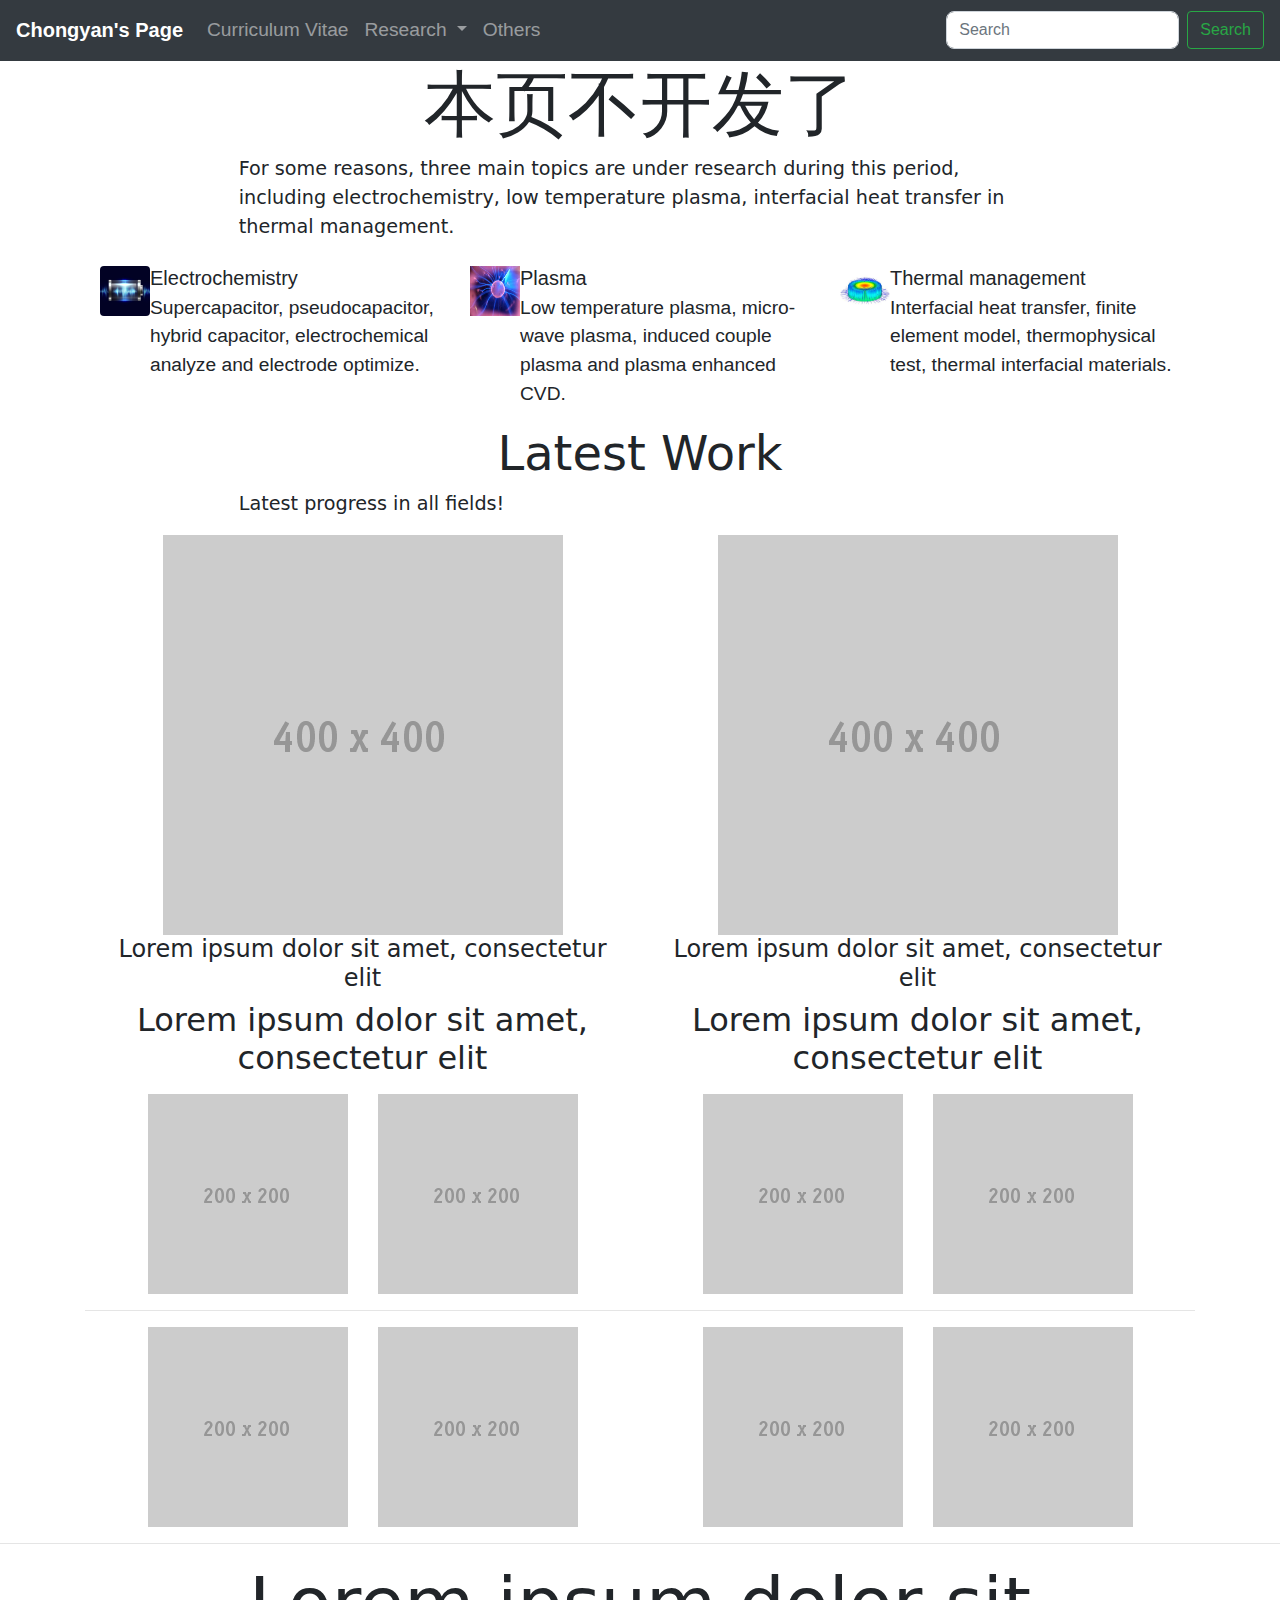
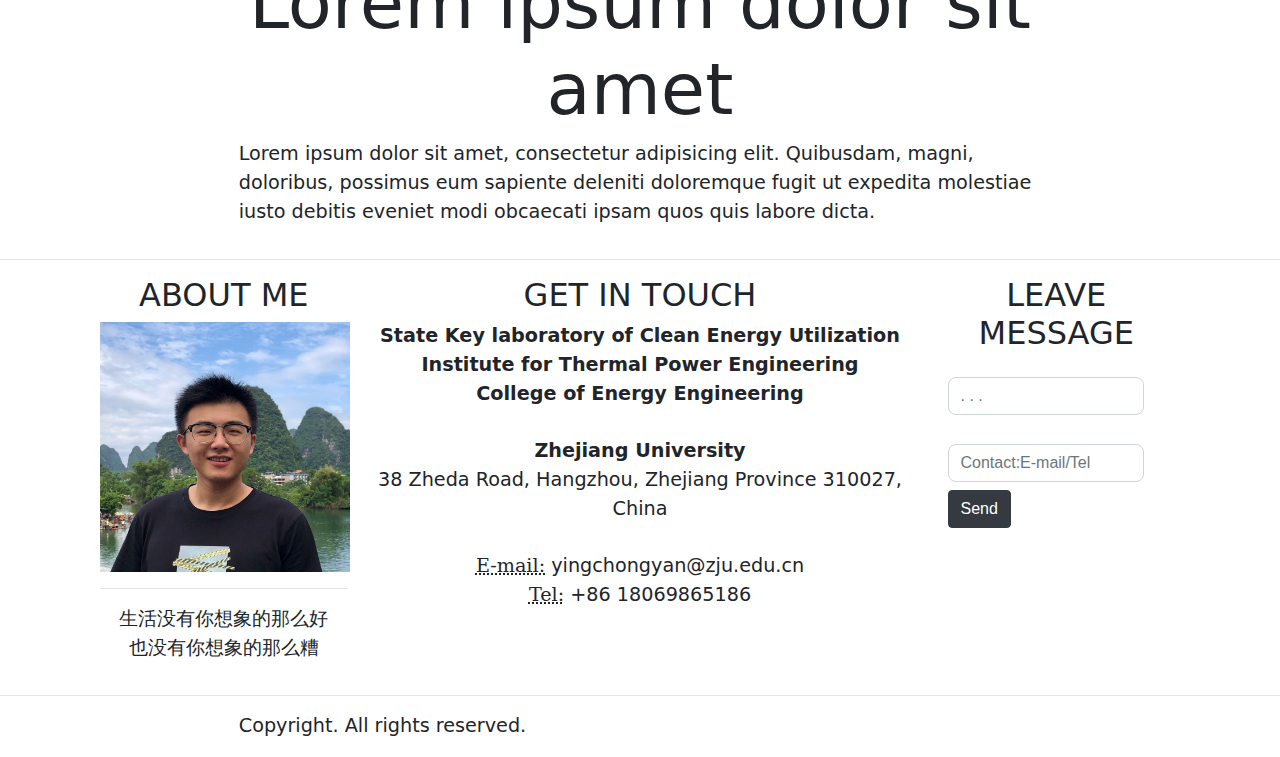
<file: index-e.html>
<!DOCTYPE html>
<html lang="en">
  <head>
    <meta charset="utf-8">
    <meta http-equiv="X-UA-Compatible" content="IE=edge">
    <meta name="viewport" content="width=device-width, initial-scale=1">
	<meta name="description" content="简单写一手" />
	<meta name="author" content="应崇彦" />
	<meta name="mobile-web-app-capable" content="yes">
    <link rel="Bookmark" type="image/x-icon" href="favicon.ico" />
    <link rel="icon" type="image/x-icon" href="favicon.ico" />
    <link rel="shortcut icon" type="image/x-icon" href="favicon.ico" />
	<title>Chongyan's Page</title>
    <!-- Bootstrap -->
    <link href="css/bootstrap-4.0.e.css" rel="stylesheet">
	<!-- <link rel="shortcut icon" href="myname22.ico" />
	     <link rel="icon" href="myname22.ico" type="image/x-icon">
	     <link rel="shortcut icon" href="myname22.ico" type="image/x-icon"> -->
	
  </head>
  <body>
    <nav class="navbar navbar-expand-lg navbar-dark bg-dark">
      <a class="navbar-brand" href="index.html"><strong>Chongyan's Page</strong></a>
      <button class="navbar-toggler" type="button" data-toggle="collapse" data-target="#navbarSupportedContent" aria-controls="navbarSupportedContent" aria-expanded="false" aria-label="Toggle navigation">
      <span class="navbar-toggler-icon"></span>
      </button>
      <div class="collapse navbar-collapse" id="navbarSupportedContent">
        <ul class="navbar-nav mr-auto">
          <!--<li class="nav-item active">
            <a class="nav-link" href="#">Home <span class="sr-only">(current)</span></a>
          </li>-->
          <li class="nav-item">
            <a class="nav-link" href="index-CV.html" target="_blank">Curriculum Vitae</a>
          </li>
          <li class="nav-item dropdown">
            <a class="nav-link dropdown-toggle" href="#" id="navbarDropdown" role="button" data-toggle="dropdown" aria-haspopup="true" aria-expanded="false">
            Research
            </a>
            <div class="dropdown-menu" aria-labelledby="navbarDropdown">
              <a class="dropdown-item" href="index-e.html">Electrochemistry</a>
			  <div class="dropdown-divider"></div>
              <a class="dropdown-item" href="index-p.html">Plasma</a>
              <div class="dropdown-divider"></div>
              <a class="dropdown-item" href="index-t.html">Thermal management</a>
            </div>
          </li>
		  <li class="nav-item">
            <a class="nav-link" href="#">Others</a>
          </li>
          <!--
		  <li class="nav-item">
            <a class="nav-link disabled" href="#">Disabled</a>
          </li>-->
        </ul>
        <form class="form-inline my-2 my-lg-0">
          <input class="form-control mr-sm-2" type="search" placeholder="Search" aria-label="Search">
          <button class="btn btn-outline-success my-2 my-sm-0" type="submit">Search</button>
        </form>
      </div>
  </nav>
    <section>
      <!--<div class="jumbotron text-center mt-2">
        <div class="container">
          <div class="row">
            <div class="col-12 offset-xl-1">
              <h1>XXXXX标题</h1>
              <p><strong>Latest progress in MXene based pseudocapacitor in organic electrolyte</strong><br/>
              Incredible performance & unpredictable mechanism<br/></p>
              <p><a class="btn btn-primary btn-lg" href="#" role="button">Learn more »</a></p>
            </div>
          </div>
        </div>
      </div>-->
    </section>
    <section>
      <div class="container">
        <div class="row">
          <div class="col-12 text-center offset-xl-1">
            <h1>本页不开发了</h1>
            <p>For some reasons, three main topics are under research during this period, including electrochemistry, low temperature plasma, interfacial heat transfer in thermal management.</p>
          </div>
        </div>
      </div>
    </section>
    <section>
      <div class="container mt-2">
        <div class="row">
          <div class="col-md-4 col-12">
            <ul class="list-unstyled">
              <li class="media">
                <img src="ele.jpg" alt="Generic placeholder image" width="50" height="50" class="mr-3 rounded">
                <div class="media-body">
                  <h5 class="mt-0 mb-1">Electrochemistry</h5>
                  Supercapacitor, pseudocapacitor, hybrid capacitor, electrochemical analyze and electrode optimize.
                </div>
              </li>
            </ul>
          </div>
          <div class="col-md-4 col-12">
            <ul class="list-unstyled">
              <li class="media">
                <img src="plasma.jpg" alt="Generic placeholder image" width="50" height="50" class="mr-3">
                <div class="media-body">
                  <h5 class="mt-0 mb-1">Plasma</h5>
                  Low temperature plasma, micro-wave plasma, induced couple plasma and plasma enhanced CVD.
                </div>
              </li>
            </ul>
          </div>
          <div class="col-md-4 col-12">
            <ul class="list-unstyled">
              <li class="media">
                <img src="Flow.jpg" alt="Generic placeholder image" width="50" height="50" class="mr-3">
                <div class="media-body">
                  <h5 class="mt-0 mb-1">Thermal management</h5>
                  Interfacial heat transfer, finite element model, thermophysical test, thermal interfacial materials.
                </div>
              </li>
            </ul>
          </div>
        </div>
      </div>
    </section>
    <section>
      <div class="container">
        <div class="row">
          <div class="col-12 text-center offset-xl-1">
            <h2>Latest Work</h2>
            <p>Latest progress in all fields!</p>
          </div>
		</div>
        <div class="row">
          <div class="col-md-6 col-12 text-center">
            <img class="img-fluid" src="images/400x400.gif" alt="">
            <h4>Lorem ipsum dolor sit amet, consectetur elit</h4>
            <h6>Lorem ipsum dolor sit amet, consectetur elit</h6>
          </div>
          <div class="col-md-6 col-12 text-center mt-md-0 mt-2">
            <img class="img-fluid" src="images/400x400.gif" alt="">
            <h4>Lorem ipsum dolor sit amet, consectetur elit</h4>
            <h6>Lorem ipsum dolor sit amet, consectetur elit</h6>
          </div>
        </div>
        <div class="row mt-2">
          <div class="col-md-3 col-6"><img class="img-fluid float-right" src="images/200x200.gif" alt=""></div>
          <div class="col-md-3 col-6"><img class="img-fluid float-left" src="images/200x200.gif" alt=""></div>
          <div class="col-md-3 col-6 mt-md-0 mt-1"><img class="img-fluid float-right" src="images/200x200.gif" alt=""></div>
          <div class="col-md-3 col-6 mt-md-0 mt-1"><img class="img-fluid float-left" src="images/200x200.gif" alt=""></div>
        </div>
        <hr>
        <div class="row">
          <div class="col-md-3 col-6"><img class="img-fluid float-right" src="images/200x200.gif" alt=""></div>
          <div class="col-md-3 col-6"><img class="img-fluid float-left" src="images/200x200.gif" alt=""></div>
          <div class="col-md-3 col-6 mt-md-0 mt-1"><img class="img-fluid float-right" src="images/200x200.gif" alt=""></div>
          <div class="col-md-3 col-6 mt-md-0 mt-1"><img class="img-fluid float-left" src="images/200x200.gif" alt=""></div>
        </div>
      </div>
    </section>
    <hr>
    <section>
      <div class="container">
        <div class="row">
          <div class="col-12 text-center offset-xl-1">
            <h1>Lorem ipsum dolor sit amet</h1>
            <p>Lorem ipsum dolor sit amet, consectetur adipisicing elit. Quibusdam, magni, doloribus, possimus eum sapiente deleniti doloremque fugit ut expedita molestiae iusto debitis eveniet modi obcaecati ipsam quos quis labore dicta.</p>
            <!--<button type="button" class="btn btn-success">Get in touch</button>-->
          </div>
        </div>
      </div>
    </section>
    <hr>
    <div class="section">
      <div class="container">
        <div class="row">
          <div class="col-md-4 col-12 col-xl-3">
            <h3 class="text-center">ABOUT ME</h3>
            <p><img src="I11.jpg" width="250"><hr><center>生活没有你想象的那么好<br/>也没有你想象的那么糟</center></p>
          </div>
          <div class="col-md-4 col-12 col-xl-6">
            <h3 class="text-center">GET IN TOUCH</h3>
            <address class="text-center">
              <strong>State Key laboratory of Clean Energy Utilization<br/>Institute for Thermal Power Engineering<br/>College of Energy Engineering<br/><br/>Zhejiang University</strong><br>
              38 Zheda Road, Hangzhou, Zhejiang Province 310027, China<br>
              <br>
              <abbr title="Phone">E-mail:</abbr> yingchongyan@zju.edu.cn<br/>
			  <abbr title="Phone">Tel:</abbr> +86 18069865186
            </address>
          </div>
          <div class="col-md-4 col-12 col-xl-3">
            <h3 class="text-center">LEAVE MESSAGE</h3>
            <!--<form>-->
              <div class="form-group col-12 col-xl-11"> </div>
              <div class="form-group col-12 col-xl-11">
                <form name="发送留言" method="post" action="mailto:yingchongyan@zju.edu.cn">
				  <input type="text" name="whatyouwannasay" class="form-control" placeholder=". . ."><br/>
				  <input type="text" name="howcanicall" class="form-control" placeholder="Contact:E-mail/Tel ">
				  <input type="submit" class="btn btn-dark mt-2" value="Send" />
                  <!--<button type="submit" value = "Send email" class="btn btn-dark mt-2" >Send</button>-->
					
				</form>
              </div>
            <!--</form>-->
          </div>
        </div>
      </div>
    </div>
    <hr>
    <footer class="text-center">
      <div class="container">
        <div class="row">
          <div class="col-12 offset-xl-1">
            <p>Copyright. All rights reserved.</p>
          </div>
        </div>
      </div>
    </footer>
    <!-- jQuery (necessary for Bootstrap's JavaScript plugins) -->
    <script src="js/jquery-3.2.1.min.js"></script>
    <!-- Include all compiled plugins (below), or include individual files as needed -->
    <script src="js/popper.min.js"></script>
    <script src="js/bootstrap-4.0.0.js"></script>
  </body>
</html>
</file>
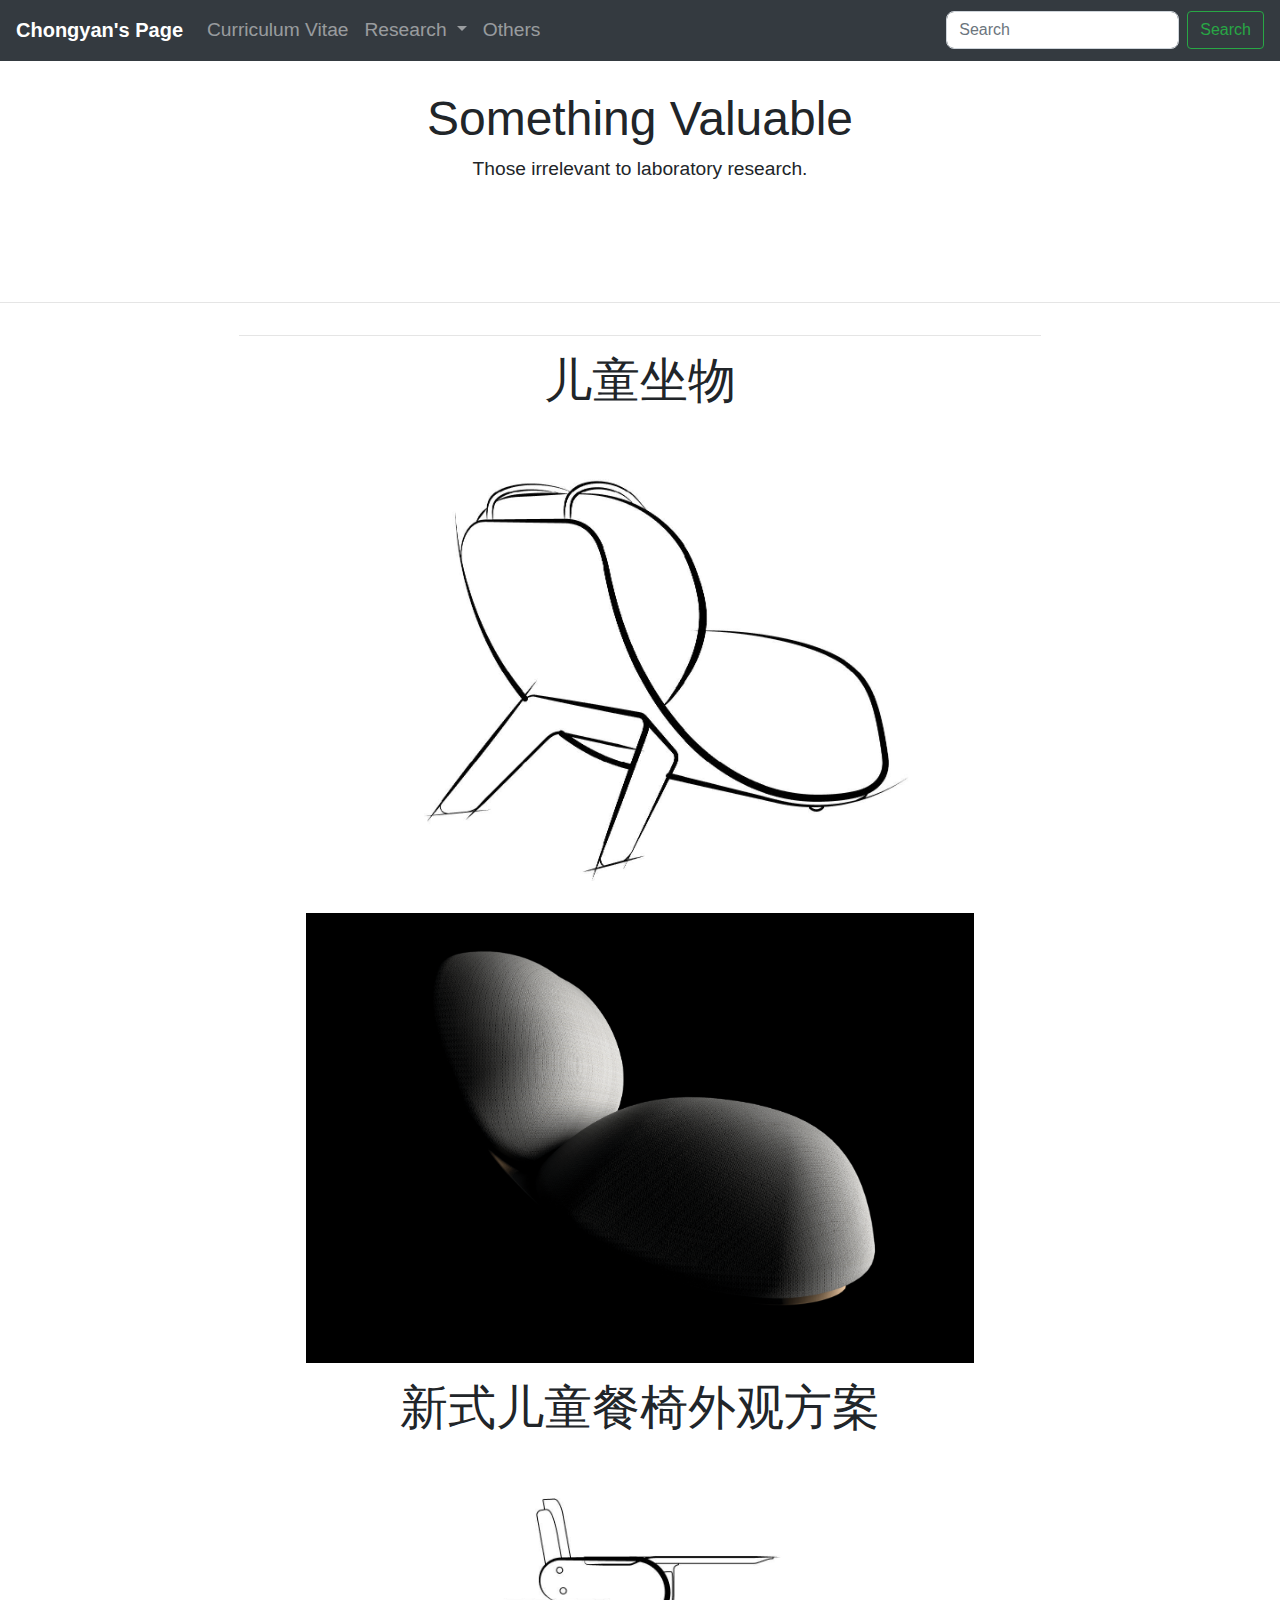
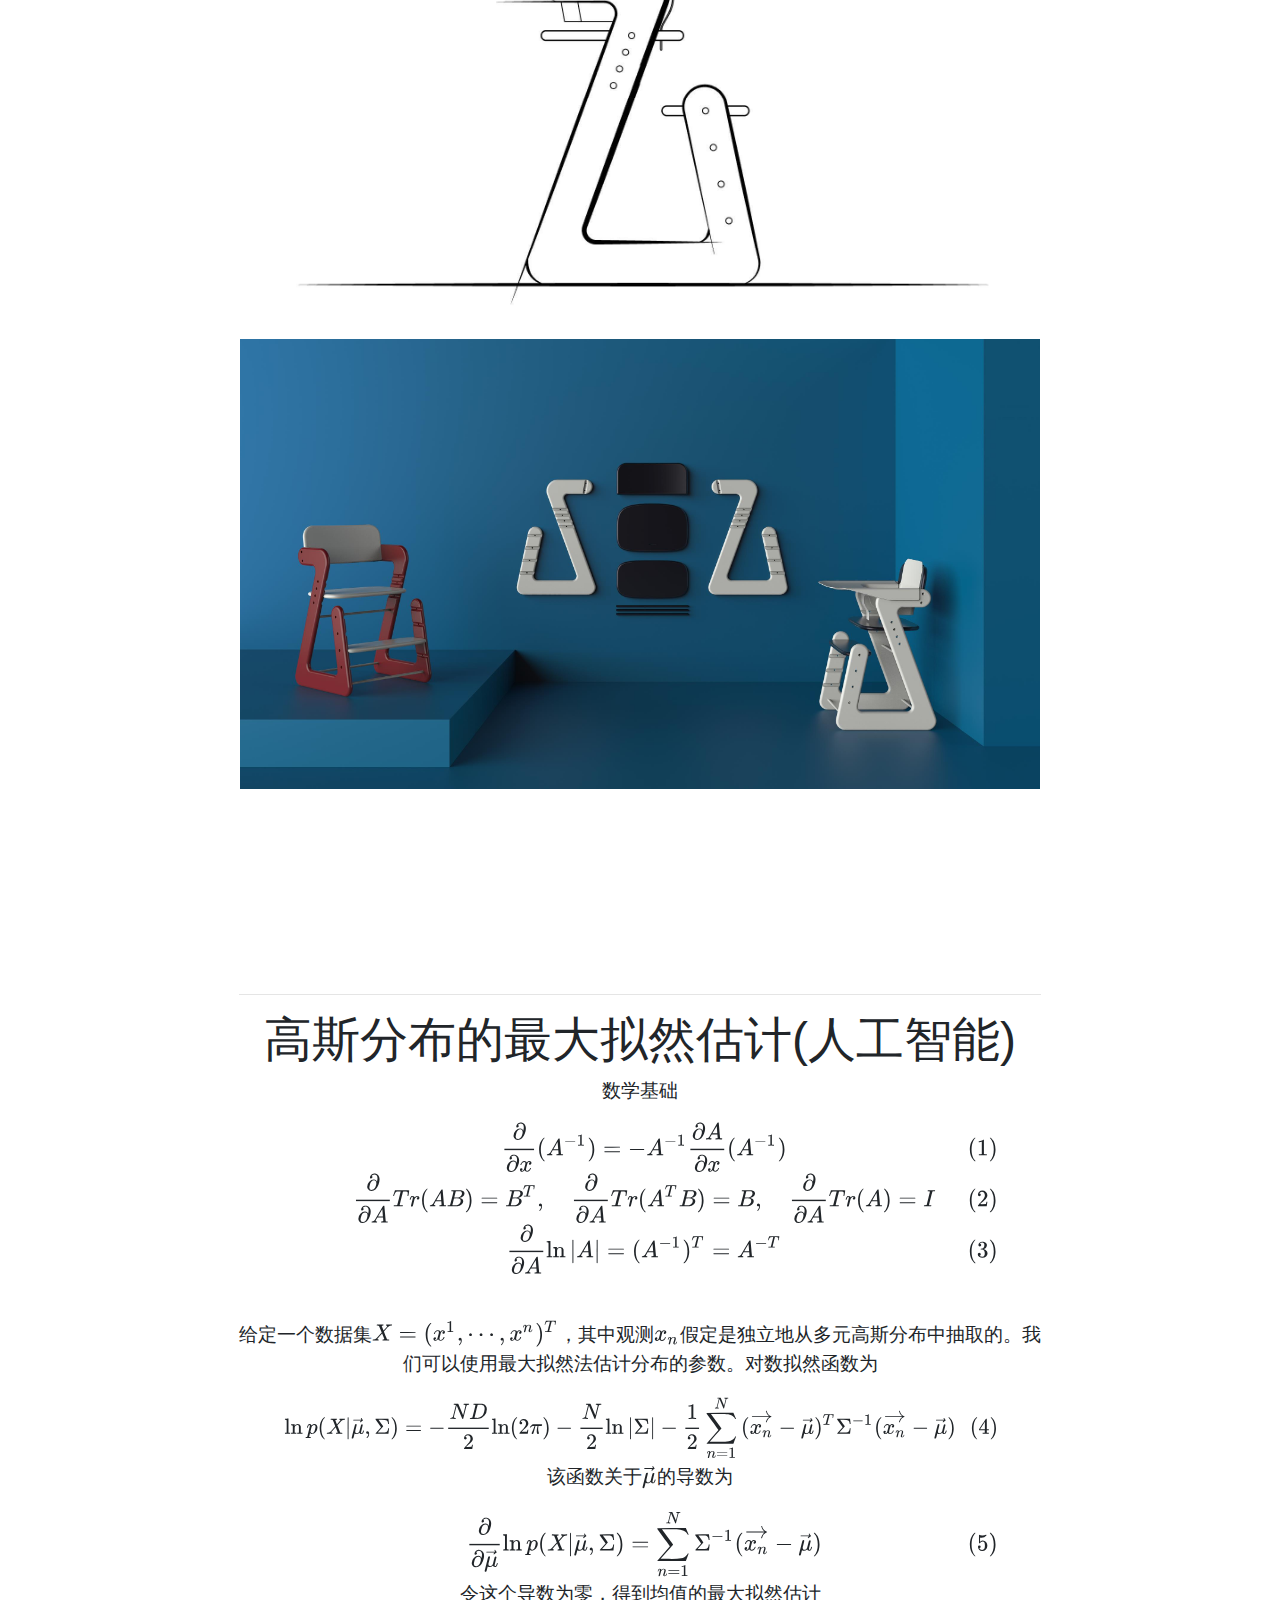
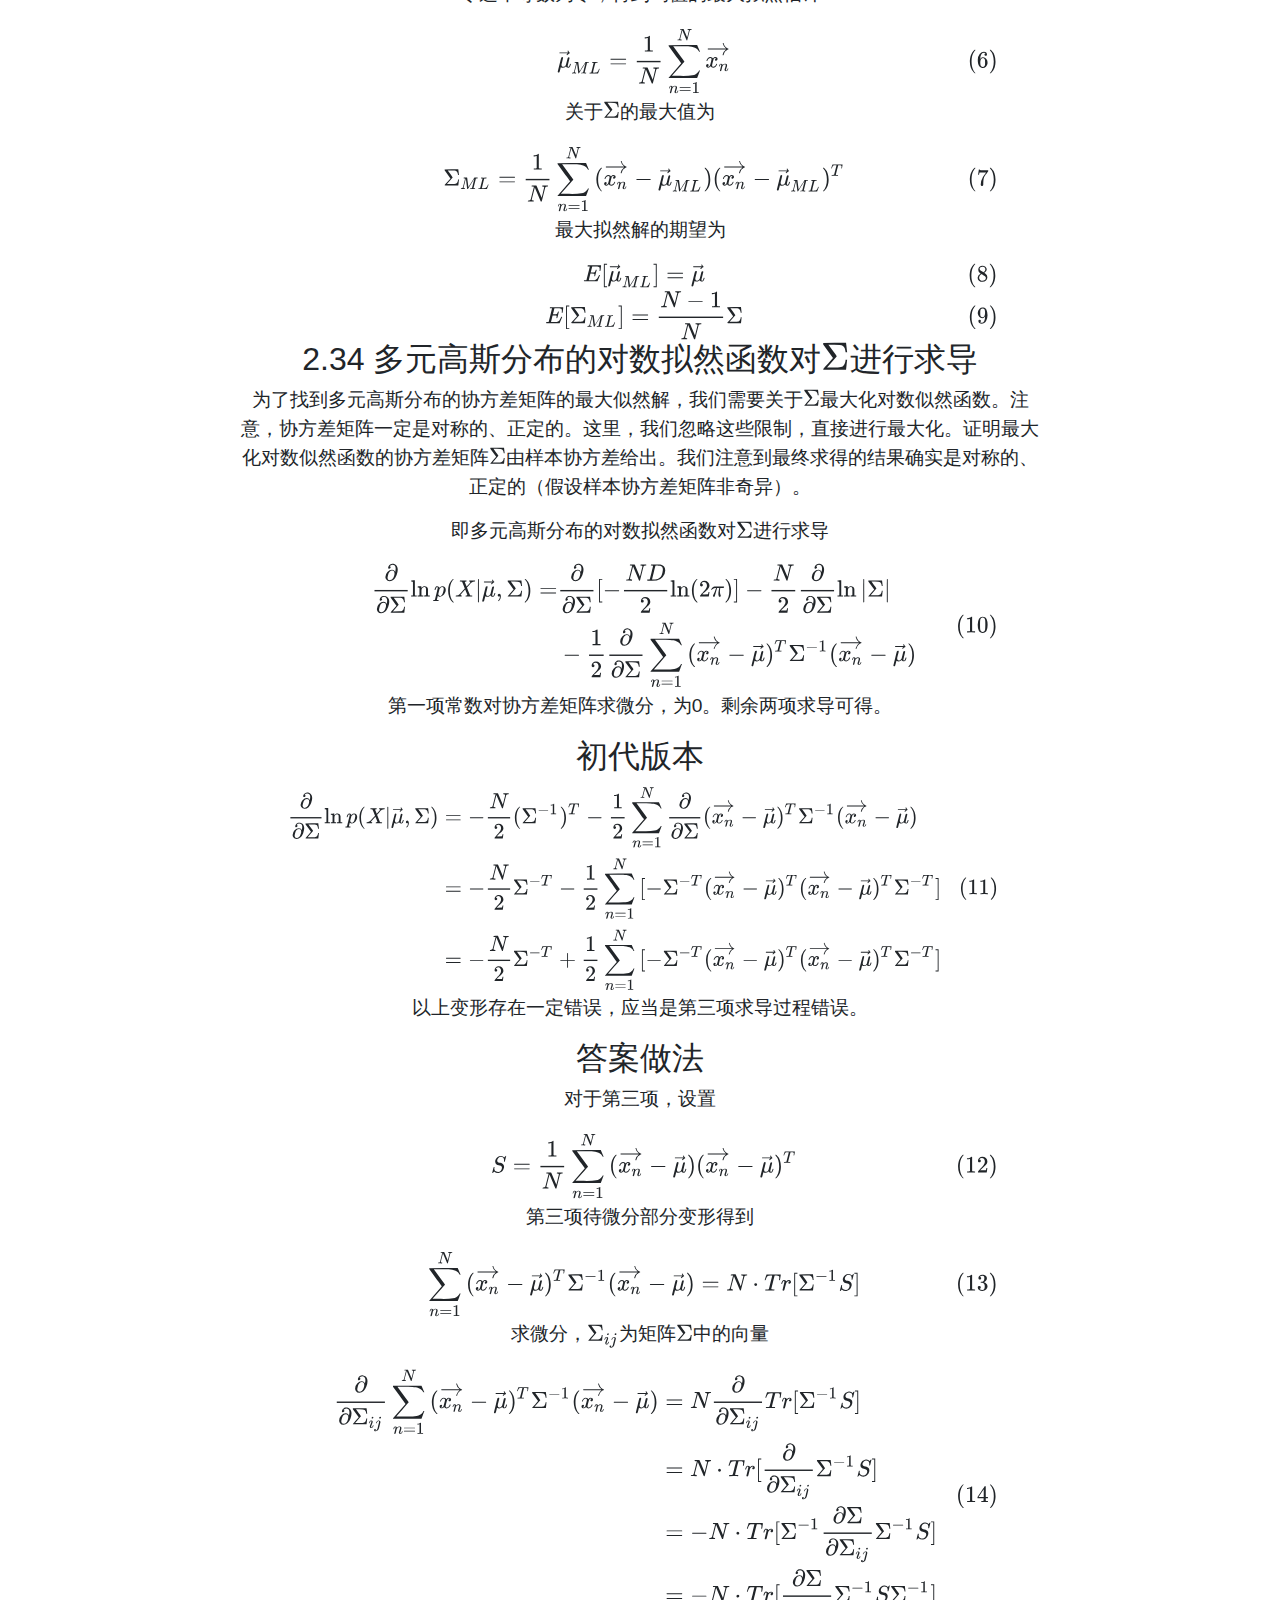
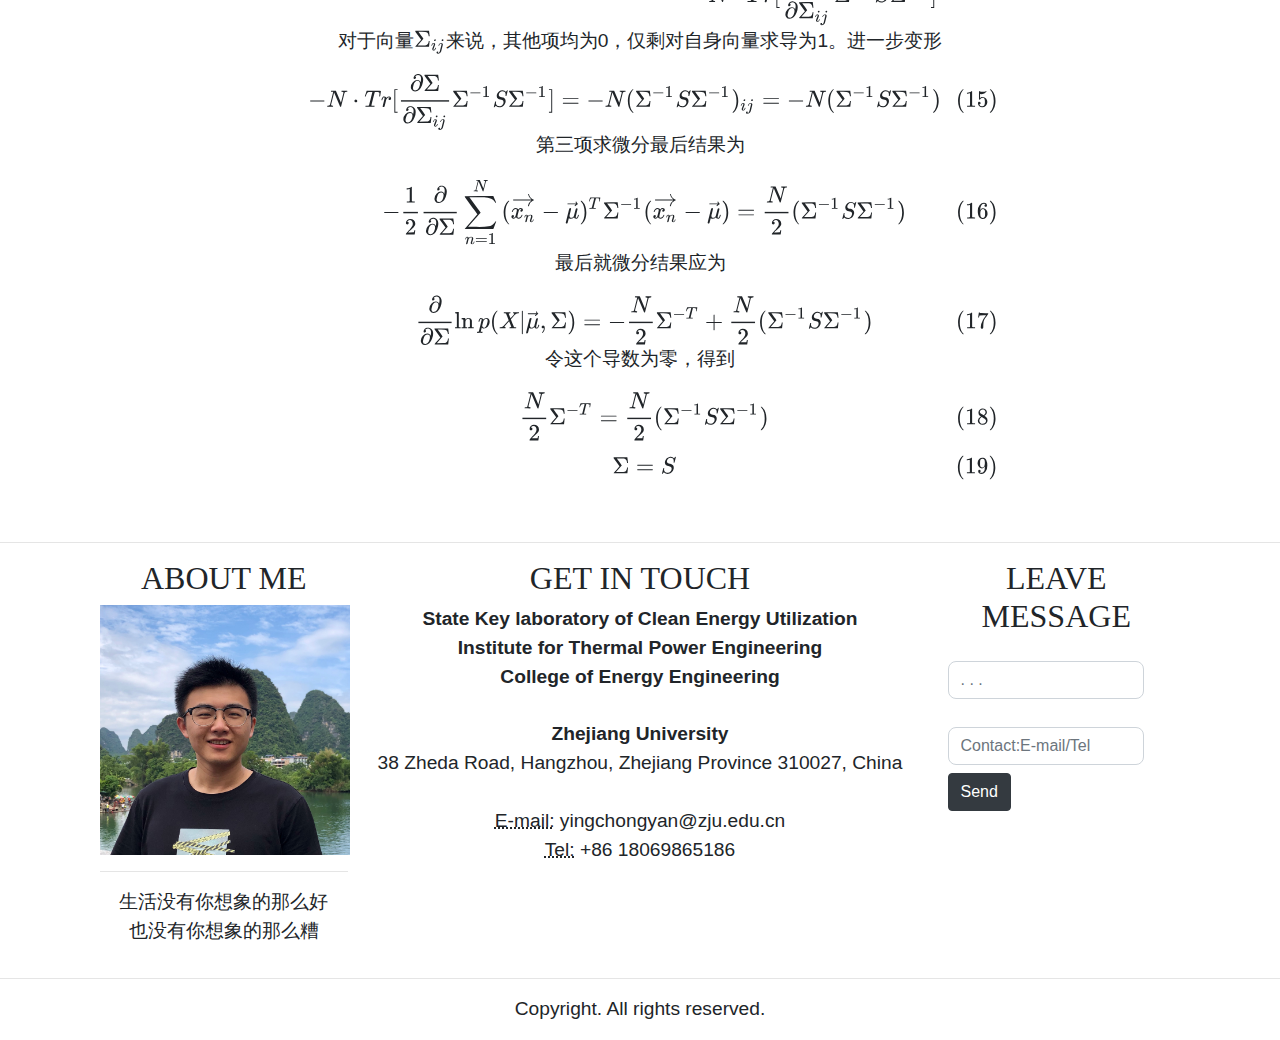
<file: index-oth.html>
<!DOCTYPE html>
<html lang="en">
  <head>
    <meta charset="utf-8">
    <meta http-equiv="X-UA-Compatible" content="IE=edge">
    <meta name="viewport" content="width=device-width, initial-scale=1">
	<meta name="description" content="简单写一手" />
	<meta name="author" content="应崇彦" />
	<meta name="mobile-web-app-capable" content="yes">
    <link rel="Bookmark" type="image/x-icon" href="favicon.ico" />
    <link rel="icon" type="image/x-icon" href="favicon.ico" />
    <link rel="shortcut icon" type="image/x-icon" href="favicon.ico" />
	<title>Chongyan's Page</title>
    <!-- Bootstrap -->
    <link href="css/bootstrap-4.0.or.css" rel="stylesheet">
	<!-- <link rel="shortcut icon" href="myname22.ico" />
	     <link rel="icon" href="myname22.ico" type="image/x-icon">
	     <link rel="shortcut icon" href="myname22.ico" type="image/x-icon"> -->
	
  </head>
  <body>
    <nav class="navbar navbar-expand-lg navbar-dark bg-dark">
      <a class="navbar-brand" href="index.html"><strong>Chongyan's Page</strong></a>
      <button class="navbar-toggler" type="button" data-toggle="collapse" data-target="#navbarSupportedContent" aria-controls="navbarSupportedContent" aria-expanded="false" aria-label="Toggle navigation">
      <span class="navbar-toggler-icon"></span>
      </button>
      <div class="collapse navbar-collapse" id="navbarSupportedContent">
        <ul class="navbar-nav mr-auto">
          <!--<li class="nav-item active">
            <a class="nav-link" href="#">Home <span class="sr-only">(current)</span></a>
          </li>-->
          <li class="nav-item">
            <a class="nav-link" href="index-CV.html" target="_blank">Curriculum Vitae</a>
          </li>
          <li class="nav-item dropdown">
            <a class="nav-link dropdown-toggle" href="#" id="navbarDropdown" role="button" data-toggle="dropdown" aria-haspopup="true" aria-expanded="false">
            Research
            </a>
            <div class="dropdown-menu" aria-labelledby="navbarDropdown">
              <a class="dropdown-item" href="index-e.html">Electrochemistry</a>
			  <div class="dropdown-divider"></div>
              <a class="dropdown-item" href="index-p.html">Plasma</a>
              <div class="dropdown-divider"></div>
              <a class="dropdown-item" href="index-t.html">Thermal management</a>
            </div>
          </li>
		  <li class="nav-item">
            <a class="nav-link" href="index-oth.html">Others</a>
          </li>
          <!--
		  <li class="nav-item">
            <a class="nav-link disabled" href="#">Disabled</a>
          </li>-->
        </ul>
        <form class="form-inline my-2 my-lg-0">
          <input class="form-control mr-sm-2" type="search" placeholder="Search" aria-label="Search">
          <button class="btn btn-outline-success my-2 my-sm-0" type="submit">Search</button>
        </form>
      </div>
  </nav>
    <section></br></section>
    <section>
      <div class="container">
        <div class="row">
          <div class="col-12 text-center offset-xl-1">
            <h2>Something Valuable</h2>
            <p class="text-center">Those irrelevant to laboratory research.</p>
          </div>
        </div>
      </div><div></br></br></br></div>
    </section>
    <!--<section>
      <!--<div class="container mt-2">
        <div class="row">
          <div class="col-md-4 col-12"> </div>
          <div class="col-md-4 col-12"> </div>
          <div class="col-md-4 col-12"> </div>
        </div>
      </div>-->
    </section>
    <!--<section>
      <div class="container">
<div class="row">
      <div class="col-md-6 col-12 text-center"> 
            <img class="img-fluid" src="images/400x400.gif" alt="">
            <h4>Lorem ipsum dolor sit amet, consectetur elit</h4>
            <h6>Lorem ipsum dolor sit amet, consectetur elit</h6>
          </div>
          <div class="col-md-6 col-12 text-center mt-md-0 mt-2">
            <img class="img-fluid" src="images/400x400.gif" alt="">
            <h4>Lorem ipsum dolor sit amet, consectetur elit</h4>
            <h6>Lorem ipsum dolor sit amet, consectetur elit</h6>
          </div>
	<div class="row mt-2">
          <div class="col-md-3 col-6"><img class="img-fluid float-right" src="images/200x200.gif" alt=""></div>
          <div class="col-md-3 col-6"><img class="img-fluid float-left" src="images/200x200.gif" alt=""></div>
          <div class="col-md-3 col-6 mt-md-0 mt-1"><img class="img-fluid float-right" src="images/200x200.gif" alt=""></div>
          <div class="col-md-3 col-6 mt-md-0 mt-1"><img class="img-fluid float-left" src="images/200x200.gif" alt=""></div>
        </div>
        </div>
        
        <hr>
       </div>
    </section>-->
    <hr>
    <section>
      <!--<div class="container">
        <div class="row">
          <div class="col-12 text-center offset-xl-1">
            <h1>Lorem ipsum dolor sit amet</h1>
            <p>Lorem ipsum dolor sit amet, consectetur adipisicing elit. Quibusdam, magni, doloribus, possimus eum sapiente deleniti doloremque fugit ut expedita molestiae iusto debitis eveniet modi obcaecati ipsam quos quis labore dicta.</p>
            <!--<button type="button" class="btn btn-success">Get in touch</button>-->
			</div>
        </div>
      </div>
      <div class="container">
        <div class="row">
          
		<div class="col-12 text-center offset-xl-1"><hr /><!--增加分割横线-->  
			<h2>儿童坐物</h2>
            <p></br><img src="images/pigu1.jpg" height="450"><center><img src="images/pigu.png" height="450"></center></p>
            <!--<button type="button" class="btn btn-success">Get in touch</button>-->
          </div>
		<div class="col-12 text-center offset-xl-1">
			<h2>新式儿童餐椅外观方案</h2>
            <p></br><img src="images/ertong021.6.jpg" height="450"><center><img src="images/ertongcan.jpg" height="450"></center></p>
            <!--<button type="button" class="btn btn-success">Get in touch</button>-->
          </div>
        </div>
      </div>
    </section>
	<section>
      <div class="container"><div></br></br></br></br></br></br></div>
        <div class="row">
			
          <div class="col-12 text-center offset-xl-1">
			  
			<hr /><!--增加分割横线-->  
            <h1></h1>
            <p></p>
			<h2 id='高斯分布的最大拟然估计人工智能课程'>高斯分布的最大拟然估计(人工智能)</h2>
			<p>数学基础</p>
			  <div contenteditable="false" spellcheck="false" class="mathjax-block md-end-block md-math-block md-rawblock" id="mathjax-n61" cid="n61" mdtype="math_block"><div class="md-rawblock-container md-math-container" contenteditable="false" tabindex="-1"><div class="MathJax_SVG_Display"><span class="MathJax_SVG" id="MathJax-Element-374-Frame" tabindex="-1" style="font-size: 100%; display: inline-block;"><svg xmlns:xlink="http://www.w3.org/1999/xlink" width="70.467ex" height="5.243ex" viewBox="0 -1364.4 30339.6 2257.2" role="img" focusable="false" style="vertical-align: -1.859ex; margin-bottom: -0.215ex; max-width: 100%;"><defs><path stroke-width="0" id="E1582-MJMAIN-28" d="M94 250Q94 319 104 381T127 488T164 576T202 643T244 695T277 729T302 750H315H319Q333 750 333 741Q333 738 316 720T275 667T226 581T184 443T167 250T184 58T225 -81T274 -167T316 -220T333 -241Q333 -250 318 -250H315H302L274 -226Q180 -141 137 -14T94 250Z"></path><path stroke-width="0" id="E1582-MJMAIN-31" d="M213 578L200 573Q186 568 160 563T102 556H83V602H102Q149 604 189 617T245 641T273 663Q275 666 285 666Q294 666 302 660V361L303 61Q310 54 315 52T339 48T401 46H427V0H416Q395 3 257 3Q121 3 100 0H88V46H114Q136 46 152 46T177 47T193 50T201 52T207 57T213 61V578Z"></path><path stroke-width="0" id="E1582-MJMAIN-29" d="M60 749L64 750Q69 750 74 750H86L114 726Q208 641 251 514T294 250Q294 182 284 119T261 12T224 -76T186 -143T145 -194T113 -227T90 -246Q87 -249 86 -250H74Q66 -250 63 -250T58 -247T55 -238Q56 -237 66 -225Q221 -64 221 250T66 725Q56 737 55 738Q55 746 60 749Z"></path><path stroke-width="0" id="E1582-MJMAIN-2202" d="M202 508Q179 508 169 520T158 547Q158 557 164 577T185 624T230 675T301 710L333 715H345Q378 715 384 714Q447 703 489 661T549 568T566 457Q566 362 519 240T402 53Q321 -22 223 -22Q123 -22 73 56Q42 102 42 148V159Q42 276 129 370T322 465Q383 465 414 434T455 367L458 378Q478 461 478 515Q478 603 437 639T344 676Q266 676 223 612Q264 606 264 572Q264 547 246 528T202 508ZM430 306Q430 372 401 400T333 428Q270 428 222 382Q197 354 183 323T150 221Q132 149 132 116Q132 21 232 21Q244 21 250 22Q327 35 374 112Q389 137 409 196T430 306Z"></path><path stroke-width="0" id="E1582-MJMATHI-78" d="M52 289Q59 331 106 386T222 442Q257 442 286 424T329 379Q371 442 430 442Q467 442 494 420T522 361Q522 332 508 314T481 292T458 288Q439 288 427 299T415 328Q415 374 465 391Q454 404 425 404Q412 404 406 402Q368 386 350 336Q290 115 290 78Q290 50 306 38T341 26Q378 26 414 59T463 140Q466 150 469 151T485 153H489Q504 153 504 145Q504 144 502 134Q486 77 440 33T333 -11Q263 -11 227 52Q186 -10 133 -10H127Q78 -10 57 16T35 71Q35 103 54 123T99 143Q142 143 142 101Q142 81 130 66T107 46T94 41L91 40Q91 39 97 36T113 29T132 26Q168 26 194 71Q203 87 217 139T245 247T261 313Q266 340 266 352Q266 380 251 392T217 404Q177 404 142 372T93 290Q91 281 88 280T72 278H58Q52 284 52 289Z"></path><path stroke-width="0" id="E1582-MJMATHI-41" d="M208 74Q208 50 254 46Q272 46 272 35Q272 34 270 22Q267 8 264 4T251 0Q249 0 239 0T205 1T141 2Q70 2 50 0H42Q35 7 35 11Q37 38 48 46H62Q132 49 164 96Q170 102 345 401T523 704Q530 716 547 716H555H572Q578 707 578 706L606 383Q634 60 636 57Q641 46 701 46Q726 46 726 36Q726 34 723 22Q720 7 718 4T704 0Q701 0 690 0T651 1T578 2Q484 2 455 0H443Q437 6 437 9T439 27Q443 40 445 43L449 46H469Q523 49 533 63L521 213H283L249 155Q208 86 208 74ZM516 260Q516 271 504 416T490 562L463 519Q447 492 400 412L310 260L413 259Q516 259 516 260Z"></path><path stroke-width="0" id="E1582-MJMAIN-2212" d="M84 237T84 250T98 270H679Q694 262 694 250T679 230H98Q84 237 84 250Z"></path><path stroke-width="0" id="E1582-MJMAIN-3D" d="M56 347Q56 360 70 367H707Q722 359 722 347Q722 336 708 328L390 327H72Q56 332 56 347ZM56 153Q56 168 72 173H708Q722 163 722 153Q722 140 707 133H70Q56 140 56 153Z"></path></defs><g stroke="currentColor" fill="currentColor" stroke-width="0" transform="matrix(1 0 0 -1 0 0)"><g transform="translate(29061,0)"><g id="mjx-eqn-1_1" transform="translate(0,-93)"><use xlink:href="#E1582-MJMAIN-28"></use><use xlink:href="#E1582-MJMAIN-31" x="389" y="0"></use><use xlink:href="#E1582-MJMAIN-29" x="889" y="0"></use></g></g><g transform="translate(9291,0)"><g transform="translate(-15,0)"><g transform="translate(0,-93)"><g transform="translate(120,0)"><rect stroke="none" width="1259" height="60" x="0" y="220"></rect><use xlink:href="#E1582-MJMAIN-2202" x="346" y="676"></use><g transform="translate(60,-687)"><use xlink:href="#E1582-MJMAIN-2202" x="0" y="0"></use><use xlink:href="#E1582-MJMATHI-78" x="567" y="0"></use></g></g><use xlink:href="#E1582-MJMAIN-28" x="1499" y="0"></use><g transform="translate(1888,0)"><use xlink:href="#E1582-MJMATHI-41" x="0" y="0"></use><g transform="translate(750,412)"><use transform="scale(0.707)" xlink:href="#E1582-MJMAIN-2212" x="0" y="0"></use><use transform="scale(0.707)" xlink:href="#E1582-MJMAIN-31" x="778" y="0"></use></g></g><use xlink:href="#E1582-MJMAIN-29" x="3641" y="0"></use><use xlink:href="#E1582-MJMAIN-3D" x="4308" y="0"></use><use xlink:href="#E1582-MJMAIN-2212" x="5364" y="0"></use><g transform="translate(6142,0)"><use xlink:href="#E1582-MJMATHI-41" x="0" y="0"></use><g transform="translate(750,412)"><use transform="scale(0.707)" xlink:href="#E1582-MJMAIN-2212" x="0" y="0"></use><use transform="scale(0.707)" xlink:href="#E1582-MJMAIN-31" x="778" y="0"></use></g></g><g transform="translate(7895,0)"><g transform="translate(120,0)"><rect stroke="none" width="1437" height="60" x="0" y="220"></rect><g transform="translate(60,676)"><use xlink:href="#E1582-MJMAIN-2202" x="0" y="0"></use><use xlink:href="#E1582-MJMATHI-41" x="567" y="0"></use></g><g transform="translate(149,-687)"><use xlink:href="#E1582-MJMAIN-2202" x="0" y="0"></use><use xlink:href="#E1582-MJMATHI-78" x="567" y="0"></use></g></g></g><use xlink:href="#E1582-MJMAIN-28" x="9572" y="0"></use><g transform="translate(9961,0)"><use xlink:href="#E1582-MJMATHI-41" x="0" y="0"></use><g transform="translate(750,412)"><use transform="scale(0.707)" xlink:href="#E1582-MJMAIN-2212" x="0" y="0"></use><use transform="scale(0.707)" xlink:href="#E1582-MJMAIN-31" x="778" y="0"></use></g></g><use xlink:href="#E1582-MJMAIN-29" x="11715" y="0"></use></g></g></g></g></svg></span></div><script type="math/tex; mode=display" id="MathJax-Element-374">\frac{\part}{\part x}(A^{-1})=-A^{-1}\frac{\part A}{\part x}(A^{-1}) \tag1</script></div></div>
			  <div contenteditable="false" spellcheck="false" class="mathjax-block md-end-block md-math-block md-rawblock" id="mathjax-n64" cid="n64" mdtype="math_block"><div class="md-rawblock-container md-math-container" contenteditable="false" tabindex="-1"><div class="MathJax_SVG_Display"><span class="MathJax_SVG" id="MathJax-Element-208-Frame" tabindex="-1" style="font-size: 100%; display: inline-block;"><svg xmlns:xlink="http://www.w3.org/1999/xlink" width="70.467ex" height="5.243ex" viewBox="0 -1364.4 30339.6 2257.2" role="img" focusable="false" style="vertical-align: -1.859ex; margin-bottom: -0.215ex; max-width: 100%;"><defs><path stroke-width="0" id="E1583-MJMAIN-28" d="M94 250Q94 319 104 381T127 488T164 576T202 643T244 695T277 729T302 750H315H319Q333 750 333 741Q333 738 316 720T275 667T226 581T184 443T167 250T184 58T225 -81T274 -167T316 -220T333 -241Q333 -250 318 -250H315H302L274 -226Q180 -141 137 -14T94 250Z"></path><path stroke-width="0" id="E1583-MJMAIN-32" d="M109 429Q82 429 66 447T50 491Q50 562 103 614T235 666Q326 666 387 610T449 465Q449 422 429 383T381 315T301 241Q265 210 201 149L142 93L218 92Q375 92 385 97Q392 99 409 186V189H449V186Q448 183 436 95T421 3V0H50V19V31Q50 38 56 46T86 81Q115 113 136 137Q145 147 170 174T204 211T233 244T261 278T284 308T305 340T320 369T333 401T340 431T343 464Q343 527 309 573T212 619Q179 619 154 602T119 569T109 550Q109 549 114 549Q132 549 151 535T170 489Q170 464 154 447T109 429Z"></path><path stroke-width="0" id="E1583-MJMAIN-29" d="M60 749L64 750Q69 750 74 750H86L114 726Q208 641 251 514T294 250Q294 182 284 119T261 12T224 -76T186 -143T145 -194T113 -227T90 -246Q87 -249 86 -250H74Q66 -250 63 -250T58 -247T55 -238Q56 -237 66 -225Q221 -64 221 250T66 725Q56 737 55 738Q55 746 60 749Z"></path><path stroke-width="0" id="E1583-MJMAIN-2202" d="M202 508Q179 508 169 520T158 547Q158 557 164 577T185 624T230 675T301 710L333 715H345Q378 715 384 714Q447 703 489 661T549 568T566 457Q566 362 519 240T402 53Q321 -22 223 -22Q123 -22 73 56Q42 102 42 148V159Q42 276 129 370T322 465Q383 465 414 434T455 367L458 378Q478 461 478 515Q478 603 437 639T344 676Q266 676 223 612Q264 606 264 572Q264 547 246 528T202 508ZM430 306Q430 372 401 400T333 428Q270 428 222 382Q197 354 183 323T150 221Q132 149 132 116Q132 21 232 21Q244 21 250 22Q327 35 374 112Q389 137 409 196T430 306Z"></path><path stroke-width="0" id="E1583-MJMATHI-41" d="M208 74Q208 50 254 46Q272 46 272 35Q272 34 270 22Q267 8 264 4T251 0Q249 0 239 0T205 1T141 2Q70 2 50 0H42Q35 7 35 11Q37 38 48 46H62Q132 49 164 96Q170 102 345 401T523 704Q530 716 547 716H555H572Q578 707 578 706L606 383Q634 60 636 57Q641 46 701 46Q726 46 726 36Q726 34 723 22Q720 7 718 4T704 0Q701 0 690 0T651 1T578 2Q484 2 455 0H443Q437 6 437 9T439 27Q443 40 445 43L449 46H469Q523 49 533 63L521 213H283L249 155Q208 86 208 74ZM516 260Q516 271 504 416T490 562L463 519Q447 492 400 412L310 260L413 259Q516 259 516 260Z"></path><path stroke-width="0" id="E1583-MJMATHI-54" d="M40 437Q21 437 21 445Q21 450 37 501T71 602L88 651Q93 669 101 677H569H659Q691 677 697 676T704 667Q704 661 687 553T668 444Q668 437 649 437Q640 437 637 437T631 442L629 445Q629 451 635 490T641 551Q641 586 628 604T573 629Q568 630 515 631Q469 631 457 630T439 622Q438 621 368 343T298 60Q298 48 386 46Q418 46 427 45T436 36Q436 31 433 22Q429 4 424 1L422 0Q419 0 415 0Q410 0 363 1T228 2Q99 2 64 0H49Q43 6 43 9T45 27Q49 40 55 46H83H94Q174 46 189 55Q190 56 191 56Q196 59 201 76T241 233Q258 301 269 344Q339 619 339 625Q339 630 310 630H279Q212 630 191 624Q146 614 121 583T67 467Q60 445 57 441T43 437H40Z"></path><path stroke-width="0" id="E1583-MJMATHI-72" d="M21 287Q22 290 23 295T28 317T38 348T53 381T73 411T99 433T132 442Q161 442 183 430T214 408T225 388Q227 382 228 382T236 389Q284 441 347 441H350Q398 441 422 400Q430 381 430 363Q430 333 417 315T391 292T366 288Q346 288 334 299T322 328Q322 376 378 392Q356 405 342 405Q286 405 239 331Q229 315 224 298T190 165Q156 25 151 16Q138 -11 108 -11Q95 -11 87 -5T76 7T74 17Q74 30 114 189T154 366Q154 405 128 405Q107 405 92 377T68 316T57 280Q55 278 41 278H27Q21 284 21 287Z"></path><path stroke-width="0" id="E1583-MJMATHI-42" d="M231 637Q204 637 199 638T194 649Q194 676 205 682Q206 683 335 683Q594 683 608 681Q671 671 713 636T756 544Q756 480 698 429T565 360L555 357Q619 348 660 311T702 219Q702 146 630 78T453 1Q446 0 242 0Q42 0 39 2Q35 5 35 10Q35 17 37 24Q42 43 47 45Q51 46 62 46H68Q95 46 128 49Q142 52 147 61Q150 65 219 339T288 628Q288 635 231 637ZM649 544Q649 574 634 600T585 634Q578 636 493 637Q473 637 451 637T416 636H403Q388 635 384 626Q382 622 352 506Q352 503 351 500L320 374H401Q482 374 494 376Q554 386 601 434T649 544ZM595 229Q595 273 572 302T512 336Q506 337 429 337Q311 337 310 336Q310 334 293 263T258 122L240 52Q240 48 252 48T333 46Q422 46 429 47Q491 54 543 105T595 229Z"></path><path stroke-width="0" id="E1583-MJMAIN-3D" d="M56 347Q56 360 70 367H707Q722 359 722 347Q722 336 708 328L390 327H72Q56 332 56 347ZM56 153Q56 168 72 173H708Q722 163 722 153Q722 140 707 133H70Q56 140 56 153Z"></path><path stroke-width="0" id="E1583-MJMAIN-2C" d="M78 35T78 60T94 103T137 121Q165 121 187 96T210 8Q210 -27 201 -60T180 -117T154 -158T130 -185T117 -194Q113 -194 104 -185T95 -172Q95 -168 106 -156T131 -126T157 -76T173 -3V9L172 8Q170 7 167 6T161 3T152 1T140 0Q113 0 96 17Z"></path><path stroke-width="0" id="E1583-MJMATHI-49" d="M43 1Q26 1 26 10Q26 12 29 24Q34 43 39 45Q42 46 54 46H60Q120 46 136 53Q137 53 138 54Q143 56 149 77T198 273Q210 318 216 344Q286 624 286 626Q284 630 284 631Q274 637 213 637H193Q184 643 189 662Q193 677 195 680T209 683H213Q285 681 359 681Q481 681 487 683H497Q504 676 504 672T501 655T494 639Q491 637 471 637Q440 637 407 634Q393 631 388 623Q381 609 337 432Q326 385 315 341Q245 65 245 59Q245 52 255 50T307 46H339Q345 38 345 37T342 19Q338 6 332 0H316Q279 2 179 2Q143 2 113 2T65 2T43 1Z"></path></defs><g stroke="currentColor" fill="currentColor" stroke-width="0" transform="matrix(1 0 0 -1 0 0)"><g transform="translate(29061,0)"><g id="mjx-eqn-2" transform="translate(0,-92)"><use xlink:href="#E1583-MJMAIN-28"></use><use xlink:href="#E1583-MJMAIN-32" x="389" y="0"></use><use xlink:href="#E1583-MJMAIN-29" x="889" y="0"></use></g></g><g transform="translate(2991,0)"><g transform="translate(-15,0)"><g transform="translate(0,-92)"><g transform="translate(120,0)"><rect stroke="none" width="1437" height="60" x="0" y="220"></rect><use xlink:href="#E1583-MJMAIN-2202" x="435" y="676"></use><g transform="translate(60,-688)"><use xlink:href="#E1583-MJMAIN-2202" x="0" y="0"></use><use xlink:href="#E1583-MJMATHI-41" x="567" y="0"></use></g></g><use xlink:href="#E1583-MJMATHI-54" x="1677" y="0"></use><use xlink:href="#E1583-MJMATHI-72" x="2381" y="0"></use><use xlink:href="#E1583-MJMAIN-28" x="2832" y="0"></use><use xlink:href="#E1583-MJMATHI-41" x="3221" y="0"></use><use xlink:href="#E1583-MJMATHI-42" x="3971" y="0"></use><use xlink:href="#E1583-MJMAIN-29" x="4730" y="0"></use><use xlink:href="#E1583-MJMAIN-3D" x="5396" y="0"></use><g transform="translate(6452,0)"><use xlink:href="#E1583-MJMATHI-42" x="0" y="0"></use><use transform="scale(0.707)" xlink:href="#E1583-MJMATHI-54" x="1073" y="583"></use></g><use xlink:href="#E1583-MJMAIN-2C" x="7809" y="0"></use><g transform="translate(9087,0)"><g transform="translate(286,0)"><rect stroke="none" width="1437" height="60" x="0" y="220"></rect><use xlink:href="#E1583-MJMAIN-2202" x="435" y="676"></use><g transform="translate(60,-688)"><use xlink:href="#E1583-MJMAIN-2202" x="0" y="0"></use><use xlink:href="#E1583-MJMATHI-41" x="567" y="0"></use></g></g></g><use xlink:href="#E1583-MJMATHI-54" x="10931" y="0"></use><use xlink:href="#E1583-MJMATHI-72" x="11635" y="0"></use><use xlink:href="#E1583-MJMAIN-28" x="12086" y="0"></use><g transform="translate(12475,0)"><use xlink:href="#E1583-MJMATHI-41" x="0" y="0"></use><use transform="scale(0.707)" xlink:href="#E1583-MJMATHI-54" x="1060" y="583"></use></g><use xlink:href="#E1583-MJMATHI-42" x="13822" y="0"></use><use xlink:href="#E1583-MJMAIN-29" x="14581" y="0"></use><use xlink:href="#E1583-MJMAIN-3D" x="15248" y="0"></use><use xlink:href="#E1583-MJMATHI-42" x="16304" y="0"></use><use xlink:href="#E1583-MJMAIN-2C" x="17063" y="0"></use><g transform="translate(18341,0)"><g transform="translate(286,0)"><rect stroke="none" width="1437" height="60" x="0" y="220"></rect><use xlink:href="#E1583-MJMAIN-2202" x="435" y="676"></use><g transform="translate(60,-688)"><use xlink:href="#E1583-MJMAIN-2202" x="0" y="0"></use><use xlink:href="#E1583-MJMATHI-41" x="567" y="0"></use></g></g></g><use xlink:href="#E1583-MJMATHI-54" x="20185" y="0"></use><use xlink:href="#E1583-MJMATHI-72" x="20889" y="0"></use><use xlink:href="#E1583-MJMAIN-28" x="21340" y="0"></use><use xlink:href="#E1583-MJMATHI-41" x="21729" y="0"></use><use xlink:href="#E1583-MJMAIN-29" x="22479" y="0"></use><use xlink:href="#E1583-MJMAIN-3D" x="23145" y="0"></use><use xlink:href="#E1583-MJMATHI-49" x="24201" y="0"></use></g></g></g></g></svg></span></div><script type="math/tex; mode=display" id="MathJax-Element-208">\frac{\partial}{\partial A}Tr(AB)=B^T,\quad
\frac{\partial}{\partial A}Tr(A^TB)=B,\quad
\frac{\partial}{\partial A}Tr(A)=I \tag2</script></div></div>
		    <div contenteditable="false" spellcheck="false" class="mathjax-block md-end-block md-math-block md-rawblock" id="mathjax-n56" cid="n56" mdtype="math_block"><div class="md-rawblock-container md-math-container" contenteditable="false" tabindex="-1"><div class="MathJax_SVG_Display"><span class="MathJax_SVG" id="MathJax-Element-372-Frame" tabindex="-1" style="font-size: 100%; display: inline-block;"><svg xmlns:xlink="http://www.w3.org/1999/xlink" width="70.467ex" height="5.243ex" viewBox="0 -1364.4 30339.6 2257.2" role="img" focusable="false" style="vertical-align: -1.859ex; margin-bottom: -0.215ex; max-width: 100%;"><defs><path stroke-width="0" id="E1584-MJMAIN-28" d="M94 250Q94 319 104 381T127 488T164 576T202 643T244 695T277 729T302 750H315H319Q333 750 333 741Q333 738 316 720T275 667T226 581T184 443T167 250T184 58T225 -81T274 -167T316 -220T333 -241Q333 -250 318 -250H315H302L274 -226Q180 -141 137 -14T94 250Z"></path><path stroke-width="0" id="E1584-MJMAIN-33" d="M127 463Q100 463 85 480T69 524Q69 579 117 622T233 665Q268 665 277 664Q351 652 390 611T430 522Q430 470 396 421T302 350L299 348Q299 347 308 345T337 336T375 315Q457 262 457 175Q457 96 395 37T238 -22Q158 -22 100 21T42 130Q42 158 60 175T105 193Q133 193 151 175T169 130Q169 119 166 110T159 94T148 82T136 74T126 70T118 67L114 66Q165 21 238 21Q293 21 321 74Q338 107 338 175V195Q338 290 274 322Q259 328 213 329L171 330L168 332Q166 335 166 348Q166 366 174 366Q202 366 232 371Q266 376 294 413T322 525V533Q322 590 287 612Q265 626 240 626Q208 626 181 615T143 592T132 580H135Q138 579 143 578T153 573T165 566T175 555T183 540T186 520Q186 498 172 481T127 463Z"></path><path stroke-width="0" id="E1584-MJMAIN-29" d="M60 749L64 750Q69 750 74 750H86L114 726Q208 641 251 514T294 250Q294 182 284 119T261 12T224 -76T186 -143T145 -194T113 -227T90 -246Q87 -249 86 -250H74Q66 -250 63 -250T58 -247T55 -238Q56 -237 66 -225Q221 -64 221 250T66 725Q56 737 55 738Q55 746 60 749Z"></path><path stroke-width="0" id="E1584-MJMAIN-2202" d="M202 508Q179 508 169 520T158 547Q158 557 164 577T185 624T230 675T301 710L333 715H345Q378 715 384 714Q447 703 489 661T549 568T566 457Q566 362 519 240T402 53Q321 -22 223 -22Q123 -22 73 56Q42 102 42 148V159Q42 276 129 370T322 465Q383 465 414 434T455 367L458 378Q478 461 478 515Q478 603 437 639T344 676Q266 676 223 612Q264 606 264 572Q264 547 246 528T202 508ZM430 306Q430 372 401 400T333 428Q270 428 222 382Q197 354 183 323T150 221Q132 149 132 116Q132 21 232 21Q244 21 250 22Q327 35 374 112Q389 137 409 196T430 306Z"></path><path stroke-width="0" id="E1584-MJMATHI-41" d="M208 74Q208 50 254 46Q272 46 272 35Q272 34 270 22Q267 8 264 4T251 0Q249 0 239 0T205 1T141 2Q70 2 50 0H42Q35 7 35 11Q37 38 48 46H62Q132 49 164 96Q170 102 345 401T523 704Q530 716 547 716H555H572Q578 707 578 706L606 383Q634 60 636 57Q641 46 701 46Q726 46 726 36Q726 34 723 22Q720 7 718 4T704 0Q701 0 690 0T651 1T578 2Q484 2 455 0H443Q437 6 437 9T439 27Q443 40 445 43L449 46H469Q523 49 533 63L521 213H283L249 155Q208 86 208 74ZM516 260Q516 271 504 416T490 562L463 519Q447 492 400 412L310 260L413 259Q516 259 516 260Z"></path><path stroke-width="0" id="E1584-MJMAIN-6C" d="M42 46H56Q95 46 103 60V68Q103 77 103 91T103 124T104 167T104 217T104 272T104 329Q104 366 104 407T104 482T104 542T103 586T103 603Q100 622 89 628T44 637H26V660Q26 683 28 683L38 684Q48 685 67 686T104 688Q121 689 141 690T171 693T182 694H185V379Q185 62 186 60Q190 52 198 49Q219 46 247 46H263V0H255L232 1Q209 2 183 2T145 3T107 3T57 1L34 0H26V46H42Z"></path><path stroke-width="0" id="E1584-MJMAIN-6E" d="M41 46H55Q94 46 102 60V68Q102 77 102 91T102 122T103 161T103 203Q103 234 103 269T102 328V351Q99 370 88 376T43 385H25V408Q25 431 27 431L37 432Q47 433 65 434T102 436Q119 437 138 438T167 441T178 442H181V402Q181 364 182 364T187 369T199 384T218 402T247 421T285 437Q305 442 336 442Q450 438 463 329Q464 322 464 190V104Q464 66 466 59T477 49Q498 46 526 46H542V0H534L510 1Q487 2 460 2T422 3Q319 3 310 0H302V46H318Q379 46 379 62Q380 64 380 200Q379 335 378 343Q372 371 358 385T334 402T308 404Q263 404 229 370Q202 343 195 315T187 232V168V108Q187 78 188 68T191 55T200 49Q221 46 249 46H265V0H257L234 1Q210 2 183 2T145 3Q42 3 33 0H25V46H41Z"></path><path stroke-width="0" id="E1584-MJMAIN-7C" d="M139 -249H137Q125 -249 119 -235V251L120 737Q130 750 139 750Q152 750 159 735V-235Q151 -249 141 -249H139Z"></path><path stroke-width="0" id="E1584-MJMAIN-3D" d="M56 347Q56 360 70 367H707Q722 359 722 347Q722 336 708 328L390 327H72Q56 332 56 347ZM56 153Q56 168 72 173H708Q722 163 722 153Q722 140 707 133H70Q56 140 56 153Z"></path><path stroke-width="0" id="E1584-MJMAIN-2212" d="M84 237T84 250T98 270H679Q694 262 694 250T679 230H98Q84 237 84 250Z"></path><path stroke-width="0" id="E1584-MJMAIN-31" d="M213 578L200 573Q186 568 160 563T102 556H83V602H102Q149 604 189 617T245 641T273 663Q275 666 285 666Q294 666 302 660V361L303 61Q310 54 315 52T339 48T401 46H427V0H416Q395 3 257 3Q121 3 100 0H88V46H114Q136 46 152 46T177 47T193 50T201 52T207 57T213 61V578Z"></path><path stroke-width="0" id="E1584-MJMATHI-54" d="M40 437Q21 437 21 445Q21 450 37 501T71 602L88 651Q93 669 101 677H569H659Q691 677 697 676T704 667Q704 661 687 553T668 444Q668 437 649 437Q640 437 637 437T631 442L629 445Q629 451 635 490T641 551Q641 586 628 604T573 629Q568 630 515 631Q469 631 457 630T439 622Q438 621 368 343T298 60Q298 48 386 46Q418 46 427 45T436 36Q436 31 433 22Q429 4 424 1L422 0Q419 0 415 0Q410 0 363 1T228 2Q99 2 64 0H49Q43 6 43 9T45 27Q49 40 55 46H83H94Q174 46 189 55Q190 56 191 56Q196 59 201 76T241 233Q258 301 269 344Q339 619 339 625Q339 630 310 630H279Q212 630 191 624Q146 614 121 583T67 467Q60 445 57 441T43 437H40Z"></path></defs><g stroke="currentColor" fill="currentColor" stroke-width="0" transform="matrix(1 0 0 -1 0 0)"><g transform="translate(29061,0)"><g id="mjx-eqn-3" transform="translate(0,-92)"><use xlink:href="#E1584-MJMAIN-28"></use><use xlink:href="#E1584-MJMAIN-33" x="389" y="0"></use><use xlink:href="#E1584-MJMAIN-29" x="889" y="0"></use></g></g><g transform="translate(9504,0)"><g transform="translate(-15,0)"><g transform="translate(0,-92)"><g transform="translate(120,0)"><rect stroke="none" width="1437" height="60" x="0" y="220"></rect><use xlink:href="#E1584-MJMAIN-2202" x="435" y="676"></use><g transform="translate(60,-688)"><use xlink:href="#E1584-MJMAIN-2202" x="0" y="0"></use><use xlink:href="#E1584-MJMATHI-41" x="567" y="0"></use></g></g><g transform="translate(1677,0)"><use xlink:href="#E1584-MJMAIN-6C"></use><use xlink:href="#E1584-MJMAIN-6E" x="278" y="0"></use></g><use xlink:href="#E1584-MJMAIN-7C" x="2677" y="0"></use><use xlink:href="#E1584-MJMATHI-41" x="2955" y="0"></use><use xlink:href="#E1584-MJMAIN-7C" x="3705" y="0"></use><use xlink:href="#E1584-MJMAIN-3D" x="4261" y="0"></use><use xlink:href="#E1584-MJMAIN-28" x="5317" y="0"></use><g transform="translate(5706,0)"><use xlink:href="#E1584-MJMATHI-41" x="0" y="0"></use><g transform="translate(750,412)"><use transform="scale(0.707)" xlink:href="#E1584-MJMAIN-2212" x="0" y="0"></use><use transform="scale(0.707)" xlink:href="#E1584-MJMAIN-31" x="778" y="0"></use></g></g><g transform="translate(7459,0)"><use xlink:href="#E1584-MJMAIN-29" x="0" y="0"></use><use transform="scale(0.707)" xlink:href="#E1584-MJMATHI-54" x="550" y="583"></use></g><use xlink:href="#E1584-MJMAIN-3D" x="8724" y="0"></use><g transform="translate(9780,0)"><use xlink:href="#E1584-MJMATHI-41" x="0" y="0"></use><g transform="translate(750,412)"><use transform="scale(0.707)" xlink:href="#E1584-MJMAIN-2212" x="0" y="0"></use><use transform="scale(0.707)" xlink:href="#E1584-MJMATHI-54" x="778" y="0"></use></g></g></g></g></g></g></svg></span></div><script type="math/tex; mode=display" id="MathJax-Element-372">\frac{\partial}{\partial A}\ln |A|=(A^{-1})^T=A^{-T} \tag3</script></div></div>
<p>&nbsp;</p>
<p>给定一个数据集<span class="MathJax_SVG" tabindex="-1" style="font-size: 100%; display: inline-block;"><svg xmlns:xlink="http://www.w3.org/1999/xlink" width="18.374ex" height="2.884ex" viewBox="0 -916.9 7911.2 1241.8" role="img" focusable="false" style="vertical-align: -0.755ex;"><defs><path stroke-width="0" id="E1601-MJMATHI-58" d="M42 0H40Q26 0 26 11Q26 15 29 27Q33 41 36 43T55 46Q141 49 190 98Q200 108 306 224T411 342Q302 620 297 625Q288 636 234 637H206Q200 643 200 645T202 664Q206 677 212 683H226Q260 681 347 681Q380 681 408 681T453 682T473 682Q490 682 490 671Q490 670 488 658Q484 643 481 640T465 637Q434 634 411 620L488 426L541 485Q646 598 646 610Q646 628 622 635Q617 635 609 637Q594 637 594 648Q594 650 596 664Q600 677 606 683H618Q619 683 643 683T697 681T738 680Q828 680 837 683H845Q852 676 852 672Q850 647 840 637H824Q790 636 763 628T722 611T698 593L687 584Q687 585 592 480L505 384Q505 383 536 304T601 142T638 56Q648 47 699 46Q734 46 734 37Q734 35 732 23Q728 7 725 4T711 1Q708 1 678 1T589 2Q528 2 496 2T461 1Q444 1 444 10Q444 11 446 25Q448 35 450 39T455 44T464 46T480 47T506 54Q523 62 523 64Q522 64 476 181L429 299Q241 95 236 84Q232 76 232 72Q232 53 261 47Q262 47 267 47T273 46Q276 46 277 46T280 45T283 42T284 35Q284 26 282 19Q279 6 276 4T261 1Q258 1 243 1T201 2T142 2Q64 2 42 0Z"></path><path stroke-width="0" id="E1601-MJMAIN-3D" d="M56 347Q56 360 70 367H707Q722 359 722 347Q722 336 708 328L390 327H72Q56 332 56 347ZM56 153Q56 168 72 173H708Q722 163 722 153Q722 140 707 133H70Q56 140 56 153Z"></path><path stroke-width="0" id="E1601-MJMAIN-28" d="M94 250Q94 319 104 381T127 488T164 576T202 643T244 695T277 729T302 750H315H319Q333 750 333 741Q333 738 316 720T275 667T226 581T184 443T167 250T184 58T225 -81T274 -167T316 -220T333 -241Q333 -250 318 -250H315H302L274 -226Q180 -141 137 -14T94 250Z"></path><path stroke-width="0" id="E1601-MJMATHI-78" d="M52 289Q59 331 106 386T222 442Q257 442 286 424T329 379Q371 442 430 442Q467 442 494 420T522 361Q522 332 508 314T481 292T458 288Q439 288 427 299T415 328Q415 374 465 391Q454 404 425 404Q412 404 406 402Q368 386 350 336Q290 115 290 78Q290 50 306 38T341 26Q378 26 414 59T463 140Q466 150 469 151T485 153H489Q504 153 504 145Q504 144 502 134Q486 77 440 33T333 -11Q263 -11 227 52Q186 -10 133 -10H127Q78 -10 57 16T35 71Q35 103 54 123T99 143Q142 143 142 101Q142 81 130 66T107 46T94 41L91 40Q91 39 97 36T113 29T132 26Q168 26 194 71Q203 87 217 139T245 247T261 313Q266 340 266 352Q266 380 251 392T217 404Q177 404 142 372T93 290Q91 281 88 280T72 278H58Q52 284 52 289Z"></path><path stroke-width="0" id="E1601-MJMAIN-31" d="M213 578L200 573Q186 568 160 563T102 556H83V602H102Q149 604 189 617T245 641T273 663Q275 666 285 666Q294 666 302 660V361L303 61Q310 54 315 52T339 48T401 46H427V0H416Q395 3 257 3Q121 3 100 0H88V46H114Q136 46 152 46T177 47T193 50T201 52T207 57T213 61V578Z"></path><path stroke-width="0" id="E1601-MJMAIN-2C" d="M78 35T78 60T94 103T137 121Q165 121 187 96T210 8Q210 -27 201 -60T180 -117T154 -158T130 -185T117 -194Q113 -194 104 -185T95 -172Q95 -168 106 -156T131 -126T157 -76T173 -3V9L172 8Q170 7 167 6T161 3T152 1T140 0Q113 0 96 17Z"></path><path stroke-width="0" id="E1601-MJMAIN-22EF" d="M78 250Q78 274 95 292T138 310Q162 310 180 294T199 251Q199 226 182 208T139 190T96 207T78 250ZM525 250Q525 274 542 292T585 310Q609 310 627 294T646 251Q646 226 629 208T586 190T543 207T525 250ZM972 250Q972 274 989 292T1032 310Q1056 310 1074 294T1093 251Q1093 226 1076 208T1033 190T990 207T972 250Z"></path><path stroke-width="0" id="E1601-MJMATHI-6E" d="M21 287Q22 293 24 303T36 341T56 388T89 425T135 442Q171 442 195 424T225 390T231 369Q231 367 232 367L243 378Q304 442 382 442Q436 442 469 415T503 336T465 179T427 52Q427 26 444 26Q450 26 453 27Q482 32 505 65T540 145Q542 153 560 153Q580 153 580 145Q580 144 576 130Q568 101 554 73T508 17T439 -10Q392 -10 371 17T350 73Q350 92 386 193T423 345Q423 404 379 404H374Q288 404 229 303L222 291L189 157Q156 26 151 16Q138 -11 108 -11Q95 -11 87 -5T76 7T74 17Q74 30 112 180T152 343Q153 348 153 366Q153 405 129 405Q91 405 66 305Q60 285 60 284Q58 278 41 278H27Q21 284 21 287Z"></path><path stroke-width="0" id="E1601-MJMAIN-29" d="M60 749L64 750Q69 750 74 750H86L114 726Q208 641 251 514T294 250Q294 182 284 119T261 12T224 -76T186 -143T145 -194T113 -227T90 -246Q87 -249 86 -250H74Q66 -250 63 -250T58 -247T55 -238Q56 -237 66 -225Q221 -64 221 250T66 725Q56 737 55 738Q55 746 60 749Z"></path><path stroke-width="0" id="E1601-MJMATHI-54" d="M40 437Q21 437 21 445Q21 450 37 501T71 602L88 651Q93 669 101 677H569H659Q691 677 697 676T704 667Q704 661 687 553T668 444Q668 437 649 437Q640 437 637 437T631 442L629 445Q629 451 635 490T641 551Q641 586 628 604T573 629Q568 630 515 631Q469 631 457 630T439 622Q438 621 368 343T298 60Q298 48 386 46Q418 46 427 45T436 36Q436 31 433 22Q429 4 424 1L422 0Q419 0 415 0Q410 0 363 1T228 2Q99 2 64 0H49Q43 6 43 9T45 27Q49 40 55 46H83H94Q174 46 189 55Q190 56 191 56Q196 59 201 76T241 233Q258 301 269 344Q339 619 339 625Q339 630 310 630H279Q212 630 191 624Q146 614 121 583T67 467Q60 445 57 441T43 437H40Z"></path></defs><g stroke="currentColor" fill="currentColor" stroke-width="0" transform="matrix(1 0 0 -1 0 0)"><use xlink:href="#E1601-MJMATHI-58" x="0" y="0"></use><use xlink:href="#E1601-MJMAIN-3D" x="1129" y="0"></use><use xlink:href="#E1601-MJMAIN-28" x="2185" y="0"></use><g transform="translate(2574,0)"><use xlink:href="#E1601-MJMATHI-78" x="0" y="0"></use><use transform="scale(0.707)" xlink:href="#E1601-MJMAIN-31" x="808" y="513"></use></g><use xlink:href="#E1601-MJMAIN-2C" x="3600" y="0"></use><use xlink:href="#E1601-MJMAIN-22EF" x="4044" y="0"></use><use xlink:href="#E1601-MJMAIN-2C" x="5383" y="0"></use><g transform="translate(5828,0)"><use xlink:href="#E1601-MJMATHI-78" x="0" y="0"></use><use transform="scale(0.707)" xlink:href="#E1601-MJMATHI-6E" x="808" y="513"></use></g><g transform="translate(6924,0)"><use xlink:href="#E1601-MJMAIN-29" x="0" y="0"></use><use transform="scale(0.707)" xlink:href="#E1601-MJMATHI-54" x="550" y="513"></use></g></g></svg></span><script type="math/tex">X=(x^1,\cdots,x^n)^T</script>，其中观测<span class="MathJax_SVG" tabindex="-1" style="font-size: 100%; display: inline-block;"><svg xmlns:xlink="http://www.w3.org/1999/xlink" width="2.546ex" height="1.759ex" viewBox="0 -540.2 1096.3 757.5" role="img" focusable="false" style="vertical-align: -0.505ex;"><defs><path stroke-width="0" id="E1602-MJMATHI-78" d="M52 289Q59 331 106 386T222 442Q257 442 286 424T329 379Q371 442 430 442Q467 442 494 420T522 361Q522 332 508 314T481 292T458 288Q439 288 427 299T415 328Q415 374 465 391Q454 404 425 404Q412 404 406 402Q368 386 350 336Q290 115 290 78Q290 50 306 38T341 26Q378 26 414 59T463 140Q466 150 469 151T485 153H489Q504 153 504 145Q504 144 502 134Q486 77 440 33T333 -11Q263 -11 227 52Q186 -10 133 -10H127Q78 -10 57 16T35 71Q35 103 54 123T99 143Q142 143 142 101Q142 81 130 66T107 46T94 41L91 40Q91 39 97 36T113 29T132 26Q168 26 194 71Q203 87 217 139T245 247T261 313Q266 340 266 352Q266 380 251 392T217 404Q177 404 142 372T93 290Q91 281 88 280T72 278H58Q52 284 52 289Z"></path><path stroke-width="0" id="E1602-MJMATHI-6E" d="M21 287Q22 293 24 303T36 341T56 388T89 425T135 442Q171 442 195 424T225 390T231 369Q231 367 232 367L243 378Q304 442 382 442Q436 442 469 415T503 336T465 179T427 52Q427 26 444 26Q450 26 453 27Q482 32 505 65T540 145Q542 153 560 153Q580 153 580 145Q580 144 576 130Q568 101 554 73T508 17T439 -10Q392 -10 371 17T350 73Q350 92 386 193T423 345Q423 404 379 404H374Q288 404 229 303L222 291L189 157Q156 26 151 16Q138 -11 108 -11Q95 -11 87 -5T76 7T74 17Q74 30 112 180T152 343Q153 348 153 366Q153 405 129 405Q91 405 66 305Q60 285 60 284Q58 278 41 278H27Q21 284 21 287Z"></path></defs><g stroke="currentColor" fill="currentColor" stroke-width="0" transform="matrix(1 0 0 -1 0 0)"><use xlink:href="#E1602-MJMATHI-78" x="0" y="0"></use><use transform="scale(0.707)" xlink:href="#E1602-MJMATHI-6E" x="808" y="-213"></use></g></svg></span><script type="math/tex">{x_n}</script>假定是独立地从多元高斯分布中抽取的。我们可以使用最大拟然法估计分布的参数。对数拟然函数为</p>
<div contenteditable="false" spellcheck="false" class="mathjax-block md-end-block md-math-block md-rawblock" id="mathjax-n4" cid="n4" mdtype="math_block"><div class="md-rawblock-container md-math-container" contenteditable="false" tabindex="-1"><div class="MathJax_SVG_Display"><span class="MathJax_SVG" id="MathJax-Element-212-Frame" tabindex="-1" style="font-size: 100%; display: inline-block; zoom: 0.938217;"><svg xmlns:xlink="http://www.w3.org/1999/xlink" width="75.367ex" height="7.19ex" viewBox="0 -1783.6 32449.4 3095.6" role="img" focusable="false" style="vertical-align: -3.047ex; max-width: 100%;"><defs><path stroke-width="0" id="E1585-MJMAIN-28" d="M94 250Q94 319 104 381T127 488T164 576T202 643T244 695T277 729T302 750H315H319Q333 750 333 741Q333 738 316 720T275 667T226 581T184 443T167 250T184 58T225 -81T274 -167T316 -220T333 -241Q333 -250 318 -250H315H302L274 -226Q180 -141 137 -14T94 250Z"></path><path stroke-width="0" id="E1585-MJMAIN-34" d="M462 0Q444 3 333 3Q217 3 199 0H190V46H221Q241 46 248 46T265 48T279 53T286 61Q287 63 287 115V165H28V211L179 442Q332 674 334 675Q336 677 355 677H373L379 671V211H471V165H379V114Q379 73 379 66T385 54Q393 47 442 46H471V0H462ZM293 211V545L74 212L183 211H293Z"></path><path stroke-width="0" id="E1585-MJMAIN-29" d="M60 749L64 750Q69 750 74 750H86L114 726Q208 641 251 514T294 250Q294 182 284 119T261 12T224 -76T186 -143T145 -194T113 -227T90 -246Q87 -249 86 -250H74Q66 -250 63 -250T58 -247T55 -238Q56 -237 66 -225Q221 -64 221 250T66 725Q56 737 55 738Q55 746 60 749Z"></path><path stroke-width="0" id="E1585-MJMAIN-6C" d="M42 46H56Q95 46 103 60V68Q103 77 103 91T103 124T104 167T104 217T104 272T104 329Q104 366 104 407T104 482T104 542T103 586T103 603Q100 622 89 628T44 637H26V660Q26 683 28 683L38 684Q48 685 67 686T104 688Q121 689 141 690T171 693T182 694H185V379Q185 62 186 60Q190 52 198 49Q219 46 247 46H263V0H255L232 1Q209 2 183 2T145 3T107 3T57 1L34 0H26V46H42Z"></path><path stroke-width="0" id="E1585-MJMAIN-6E" d="M41 46H55Q94 46 102 60V68Q102 77 102 91T102 122T103 161T103 203Q103 234 103 269T102 328V351Q99 370 88 376T43 385H25V408Q25 431 27 431L37 432Q47 433 65 434T102 436Q119 437 138 438T167 441T178 442H181V402Q181 364 182 364T187 369T199 384T218 402T247 421T285 437Q305 442 336 442Q450 438 463 329Q464 322 464 190V104Q464 66 466 59T477 49Q498 46 526 46H542V0H534L510 1Q487 2 460 2T422 3Q319 3 310 0H302V46H318Q379 46 379 62Q380 64 380 200Q379 335 378 343Q372 371 358 385T334 402T308 404Q263 404 229 370Q202 343 195 315T187 232V168V108Q187 78 188 68T191 55T200 49Q221 46 249 46H265V0H257L234 1Q210 2 183 2T145 3Q42 3 33 0H25V46H41Z"></path><path stroke-width="0" id="E1585-MJMATHI-70" d="M23 287Q24 290 25 295T30 317T40 348T55 381T75 411T101 433T134 442Q209 442 230 378L240 387Q302 442 358 442Q423 442 460 395T497 281Q497 173 421 82T249 -10Q227 -10 210 -4Q199 1 187 11T168 28L161 36Q160 35 139 -51T118 -138Q118 -144 126 -145T163 -148H188Q194 -155 194 -157T191 -175Q188 -187 185 -190T172 -194Q170 -194 161 -194T127 -193T65 -192Q-5 -192 -24 -194H-32Q-39 -187 -39 -183Q-37 -156 -26 -148H-6Q28 -147 33 -136Q36 -130 94 103T155 350Q156 355 156 364Q156 405 131 405Q109 405 94 377T71 316T59 280Q57 278 43 278H29Q23 284 23 287ZM178 102Q200 26 252 26Q282 26 310 49T356 107Q374 141 392 215T411 325V331Q411 405 350 405Q339 405 328 402T306 393T286 380T269 365T254 350T243 336T235 326L232 322Q232 321 229 308T218 264T204 212Q178 106 178 102Z"></path><path stroke-width="0" id="E1585-MJMATHI-58" d="M42 0H40Q26 0 26 11Q26 15 29 27Q33 41 36 43T55 46Q141 49 190 98Q200 108 306 224T411 342Q302 620 297 625Q288 636 234 637H206Q200 643 200 645T202 664Q206 677 212 683H226Q260 681 347 681Q380 681 408 681T453 682T473 682Q490 682 490 671Q490 670 488 658Q484 643 481 640T465 637Q434 634 411 620L488 426L541 485Q646 598 646 610Q646 628 622 635Q617 635 609 637Q594 637 594 648Q594 650 596 664Q600 677 606 683H618Q619 683 643 683T697 681T738 680Q828 680 837 683H845Q852 676 852 672Q850 647 840 637H824Q790 636 763 628T722 611T698 593L687 584Q687 585 592 480L505 384Q505 383 536 304T601 142T638 56Q648 47 699 46Q734 46 734 37Q734 35 732 23Q728 7 725 4T711 1Q708 1 678 1T589 2Q528 2 496 2T461 1Q444 1 444 10Q444 11 446 25Q448 35 450 39T455 44T464 46T480 47T506 54Q523 62 523 64Q522 64 476 181L429 299Q241 95 236 84Q232 76 232 72Q232 53 261 47Q262 47 267 47T273 46Q276 46 277 46T280 45T283 42T284 35Q284 26 282 19Q279 6 276 4T261 1Q258 1 243 1T201 2T142 2Q64 2 42 0Z"></path><path stroke-width="0" id="E1585-MJMAIN-7C" d="M139 -249H137Q125 -249 119 -235V251L120 737Q130 750 139 750Q152 750 159 735V-235Q151 -249 141 -249H139Z"></path><path stroke-width="0" id="E1585-MJMATHI-3BC" d="M58 -216Q44 -216 34 -208T23 -186Q23 -176 96 116T173 414Q186 442 219 442Q231 441 239 435T249 423T251 413Q251 401 220 279T187 142Q185 131 185 107V99Q185 26 252 26Q261 26 270 27T287 31T302 38T315 45T327 55T338 65T348 77T356 88T365 100L372 110L408 253Q444 395 448 404Q461 431 491 431Q504 431 512 424T523 412T525 402L449 84Q448 79 448 68Q448 43 455 35T476 26Q485 27 496 35Q517 55 537 131Q543 151 547 152Q549 153 557 153H561Q580 153 580 144Q580 138 575 117T555 63T523 13Q510 0 491 -8Q483 -10 467 -10Q446 -10 429 -4T402 11T385 29T376 44T374 51L368 45Q362 39 350 30T324 12T288 -4T246 -11Q199 -11 153 12L129 -85Q108 -167 104 -180T92 -202Q76 -216 58 -216Z"></path><path stroke-width="0" id="E1585-MJMAIN-20D7" d="M-123 694Q-123 702 -118 708T-103 714Q-93 714 -88 706T-80 687T-67 660T-40 633Q-29 626 -29 615Q-29 606 -36 600T-53 590T-83 571T-121 531Q-135 516 -143 516T-157 522T-163 536T-152 559T-129 584T-116 595H-287L-458 596Q-459 597 -461 599T-466 602T-469 607T-471 615Q-471 622 -458 635H-99Q-123 673 -123 694Z"></path><path stroke-width="0" id="E1585-MJMAIN-2C" d="M78 35T78 60T94 103T137 121Q165 121 187 96T210 8Q210 -27 201 -60T180 -117T154 -158T130 -185T117 -194Q113 -194 104 -185T95 -172Q95 -168 106 -156T131 -126T157 -76T173 -3V9L172 8Q170 7 167 6T161 3T152 1T140 0Q113 0 96 17Z"></path><path stroke-width="0" id="E1585-MJMAIN-3A3" d="M666 247Q664 244 652 126T638 4V0H351Q131 0 95 0T57 5V6Q54 12 57 17L73 36Q89 54 121 90T182 159L305 299L56 644L55 658Q55 677 60 681Q63 683 351 683H638V679Q640 674 652 564T666 447V443H626V447Q618 505 604 543T559 605Q529 626 478 631T333 637H294H189L293 494Q314 465 345 422Q400 346 400 340Q400 338 399 337L154 57Q407 57 428 58Q476 60 508 68T551 83T575 103Q595 125 608 162T624 225L626 251H666V247Z"></path><path stroke-width="0" id="E1585-MJMAIN-3D" d="M56 347Q56 360 70 367H707Q722 359 722 347Q722 336 708 328L390 327H72Q56 332 56 347ZM56 153Q56 168 72 173H708Q722 163 722 153Q722 140 707 133H70Q56 140 56 153Z"></path><path stroke-width="0" id="E1585-MJMAIN-2212" d="M84 237T84 250T98 270H679Q694 262 694 250T679 230H98Q84 237 84 250Z"></path><path stroke-width="0" id="E1585-MJMATHI-4E" d="M234 637Q231 637 226 637Q201 637 196 638T191 649Q191 676 202 682Q204 683 299 683Q376 683 387 683T401 677Q612 181 616 168L670 381Q723 592 723 606Q723 633 659 637Q635 637 635 648Q635 650 637 660Q641 676 643 679T653 683Q656 683 684 682T767 680Q817 680 843 681T873 682Q888 682 888 672Q888 650 880 642Q878 637 858 637Q787 633 769 597L620 7Q618 0 599 0Q585 0 582 2Q579 5 453 305L326 604L261 344Q196 88 196 79Q201 46 268 46H278Q284 41 284 38T282 19Q278 6 272 0H259Q228 2 151 2Q123 2 100 2T63 2T46 1Q31 1 31 10Q31 14 34 26T39 40Q41 46 62 46Q130 49 150 85Q154 91 221 362L289 634Q287 635 234 637Z"></path><path stroke-width="0" id="E1585-MJMATHI-44" d="M287 628Q287 635 230 637Q207 637 200 638T193 647Q193 655 197 667T204 682Q206 683 403 683Q570 682 590 682T630 676Q702 659 752 597T803 431Q803 275 696 151T444 3L430 1L236 0H125H72Q48 0 41 2T33 11Q33 13 36 25Q40 41 44 43T67 46Q94 46 127 49Q141 52 146 61Q149 65 218 339T287 628ZM703 469Q703 507 692 537T666 584T629 613T590 629T555 636Q553 636 541 636T512 636T479 637H436Q392 637 386 627Q384 623 313 339T242 52Q242 48 253 48T330 47Q335 47 349 47T373 46Q499 46 581 128Q617 164 640 212T683 339T703 469Z"></path><path stroke-width="0" id="E1585-MJMAIN-32" d="M109 429Q82 429 66 447T50 491Q50 562 103 614T235 666Q326 666 387 610T449 465Q449 422 429 383T381 315T301 241Q265 210 201 149L142 93L218 92Q375 92 385 97Q392 99 409 186V189H449V186Q448 183 436 95T421 3V0H50V19V31Q50 38 56 46T86 81Q115 113 136 137Q145 147 170 174T204 211T233 244T261 278T284 308T305 340T320 369T333 401T340 431T343 464Q343 527 309 573T212 619Q179 619 154 602T119 569T109 550Q109 549 114 549Q132 549 151 535T170 489Q170 464 154 447T109 429Z"></path><path stroke-width="0" id="E1585-MJMATHI-3C0" d="M132 -11Q98 -11 98 22V33L111 61Q186 219 220 334L228 358H196Q158 358 142 355T103 336Q92 329 81 318T62 297T53 285Q51 284 38 284Q19 284 19 294Q19 300 38 329T93 391T164 429Q171 431 389 431Q549 431 553 430Q573 423 573 402Q573 371 541 360Q535 358 472 358H408L405 341Q393 269 393 222Q393 170 402 129T421 65T431 37Q431 20 417 5T381 -10Q370 -10 363 -7T347 17T331 77Q330 86 330 121Q330 170 339 226T357 318T367 358H269L268 354Q268 351 249 275T206 114T175 17Q164 -11 132 -11Z"></path><path stroke-width="0" id="E1585-MJMAIN-31" d="M213 578L200 573Q186 568 160 563T102 556H83V602H102Q149 604 189 617T245 641T273 663Q275 666 285 666Q294 666 302 660V361L303 61Q310 54 315 52T339 48T401 46H427V0H416Q395 3 257 3Q121 3 100 0H88V46H114Q136 46 152 46T177 47T193 50T201 52T207 57T213 61V578Z"></path><path stroke-width="0" id="E1585-MJSZ2-2211" d="M60 948Q63 950 665 950H1267L1325 815Q1384 677 1388 669H1348L1341 683Q1320 724 1285 761Q1235 809 1174 838T1033 881T882 898T699 902H574H543H251L259 891Q722 258 724 252Q725 250 724 246Q721 243 460 -56L196 -356Q196 -357 407 -357Q459 -357 548 -357T676 -358Q812 -358 896 -353T1063 -332T1204 -283T1307 -196Q1328 -170 1348 -124H1388Q1388 -125 1381 -145T1356 -210T1325 -294L1267 -449L666 -450Q64 -450 61 -448Q55 -446 55 -439Q55 -437 57 -433L590 177Q590 178 557 222T452 366T322 544L56 909L55 924Q55 945 60 948Z"></path><path stroke-width="0" id="E1585-MJMATHI-6E" d="M21 287Q22 293 24 303T36 341T56 388T89 425T135 442Q171 442 195 424T225 390T231 369Q231 367 232 367L243 378Q304 442 382 442Q436 442 469 415T503 336T465 179T427 52Q427 26 444 26Q450 26 453 27Q482 32 505 65T540 145Q542 153 560 153Q580 153 580 145Q580 144 576 130Q568 101 554 73T508 17T439 -10Q392 -10 371 17T350 73Q350 92 386 193T423 345Q423 404 379 404H374Q288 404 229 303L222 291L189 157Q156 26 151 16Q138 -11 108 -11Q95 -11 87 -5T76 7T74 17Q74 30 112 180T152 343Q153 348 153 366Q153 405 129 405Q91 405 66 305Q60 285 60 284Q58 278 41 278H27Q21 284 21 287Z"></path><path stroke-width="0" id="E1585-MJMATHI-78" d="M52 289Q59 331 106 386T222 442Q257 442 286 424T329 379Q371 442 430 442Q467 442 494 420T522 361Q522 332 508 314T481 292T458 288Q439 288 427 299T415 328Q415 374 465 391Q454 404 425 404Q412 404 406 402Q368 386 350 336Q290 115 290 78Q290 50 306 38T341 26Q378 26 414 59T463 140Q466 150 469 151T485 153H489Q504 153 504 145Q504 144 502 134Q486 77 440 33T333 -11Q263 -11 227 52Q186 -10 133 -10H127Q78 -10 57 16T35 71Q35 103 54 123T99 143Q142 143 142 101Q142 81 130 66T107 46T94 41L91 40Q91 39 97 36T113 29T132 26Q168 26 194 71Q203 87 217 139T245 247T261 313Q266 340 266 352Q266 380 251 392T217 404Q177 404 142 372T93 290Q91 281 88 280T72 278H58Q52 284 52 289Z"></path><path stroke-width="0" id="E1585-MJMAIN-2192" d="M56 237T56 250T70 270H835Q719 357 692 493Q692 494 692 496T691 499Q691 511 708 511H711Q720 511 723 510T729 506T732 497T735 481T743 456Q765 389 816 336T935 261Q944 258 944 250Q944 244 939 241T915 231T877 212Q836 186 806 152T761 85T740 35T732 4Q730 -6 727 -8T711 -11Q691 -11 691 0Q691 7 696 25Q728 151 835 230H70Q56 237 56 250Z"></path><path stroke-width="0" id="E1585-MJMATHI-54" d="M40 437Q21 437 21 445Q21 450 37 501T71 602L88 651Q93 669 101 677H569H659Q691 677 697 676T704 667Q704 661 687 553T668 444Q668 437 649 437Q640 437 637 437T631 442L629 445Q629 451 635 490T641 551Q641 586 628 604T573 629Q568 630 515 631Q469 631 457 630T439 622Q438 621 368 343T298 60Q298 48 386 46Q418 46 427 45T436 36Q436 31 433 22Q429 4 424 1L422 0Q419 0 415 0Q410 0 363 1T228 2Q99 2 64 0H49Q43 6 43 9T45 27Q49 40 55 46H83H94Q174 46 189 55Q190 56 191 56Q196 59 201 76T241 233Q258 301 269 344Q339 619 339 625Q339 630 310 630H279Q212 630 191 624Q146 614 121 583T67 467Q60 445 57 441T43 437H40Z"></path></defs><g stroke="currentColor" fill="currentColor" stroke-width="0" transform="matrix(1 0 0 -1 0 0)"><g transform="translate(31171,0)"><g id="mjx-eqn-4" transform="translate(0,-19)"><use xlink:href="#E1585-MJMAIN-28"></use><use xlink:href="#E1585-MJMAIN-34" x="389" y="0"></use><use xlink:href="#E1585-MJMAIN-29" x="889" y="0"></use></g></g><g transform="translate(167,0)"><g transform="translate(-15,0)"><g transform="translate(0,-19)"><use xlink:href="#E1585-MJMAIN-6C"></use><use xlink:href="#E1585-MJMAIN-6E" x="278" y="0"></use><use xlink:href="#E1585-MJMATHI-70" x="1000" y="0"></use><use xlink:href="#E1585-MJMAIN-28" x="1503" y="0"></use><use xlink:href="#E1585-MJMATHI-58" x="1892" y="0"></use><use xlink:href="#E1585-MJMAIN-7C" x="2744" y="0"></use><g transform="translate(3022,0)"><use xlink:href="#E1585-MJMATHI-3BC" x="0" y="0"></use><use xlink:href="#E1585-MJMAIN-20D7" x="564" y="4"></use></g><use xlink:href="#E1585-MJMAIN-2C" x="3625" y="0"></use><use xlink:href="#E1585-MJMAIN-3A3" x="4070" y="0"></use><use xlink:href="#E1585-MJMAIN-29" x="4792" y="0"></use><use xlink:href="#E1585-MJMAIN-3D" x="5459" y="0"></use><use xlink:href="#E1585-MJMAIN-2212" x="6514" y="0"></use><g transform="translate(7292,0)"><g transform="translate(120,0)"><rect stroke="none" width="1836" height="60" x="0" y="220"></rect><g transform="translate(60,676)"><use xlink:href="#E1585-MJMATHI-4E" x="0" y="0"></use><use xlink:href="#E1585-MJMATHI-44" x="888" y="0"></use></g><use xlink:href="#E1585-MJMAIN-32" x="668" y="-686"></use></g></g><g transform="translate(9368,0)"><use xlink:href="#E1585-MJMAIN-6C"></use><use xlink:href="#E1585-MJMAIN-6E" x="278" y="0"></use></g><use xlink:href="#E1585-MJMAIN-28" x="10202" y="0"></use><use xlink:href="#E1585-MJMAIN-32" x="10591" y="0"></use><use xlink:href="#E1585-MJMATHI-3C0" x="11091" y="0"></use><use xlink:href="#E1585-MJMAIN-29" x="11664" y="0"></use><use xlink:href="#E1585-MJMAIN-2212" x="12276" y="0"></use><g transform="translate(13054,0)"><g transform="translate(342,0)"><rect stroke="none" width="1008" height="60" x="0" y="220"></rect><use xlink:href="#E1585-MJMATHI-4E" x="60" y="676"></use><use xlink:href="#E1585-MJMAIN-32" x="254" y="-686"></use></g></g><g transform="translate(14524,0)"><use xlink:href="#E1585-MJMAIN-6C"></use><use xlink:href="#E1585-MJMAIN-6E" x="278" y="0"></use></g><use xlink:href="#E1585-MJMAIN-7C" x="15524" y="0"></use><use xlink:href="#E1585-MJMAIN-3A3" x="15802" y="0"></use><use xlink:href="#E1585-MJMAIN-7C" x="16525" y="0"></use><use xlink:href="#E1585-MJMAIN-2212" x="17025" y="0"></use><g transform="translate(17803,0)"><g transform="translate(342,0)"><rect stroke="none" width="620" height="60" x="0" y="220"></rect><use xlink:href="#E1585-MJMAIN-31" x="60" y="676"></use><use xlink:href="#E1585-MJMAIN-32" x="60" y="-686"></use></g></g><g transform="translate(19052,0)"><use xlink:href="#E1585-MJSZ2-2211" x="0" y="0"></use><g transform="translate(58,-1088)"><use transform="scale(0.707)" xlink:href="#E1585-MJMATHI-6E" x="0" y="0"></use><use transform="scale(0.707)" xlink:href="#E1585-MJMAIN-3D" x="600" y="0"></use><use transform="scale(0.707)" xlink:href="#E1585-MJMAIN-31" x="1378" y="0"></use></g><use transform="scale(0.707)" xlink:href="#E1585-MJMATHI-4E" x="577" y="1626"></use></g><g transform="translate(20662,0)"><use xlink:href="#E1585-MJMAIN-28" x="0" y="0"></use><g transform="translate(389,0)"><use xlink:href="#E1585-MJMATHI-78" x="0" y="0"></use><use transform="scale(0.707)" xlink:href="#E1585-MJMATHI-6E" x="808" y="-213"></use><use xlink:href="#E1585-MJMAIN-2192" x="48" y="531"></use></g><use xlink:href="#E1585-MJMAIN-2212" x="1707" y="0"></use><g transform="translate(2707,0)"><use xlink:href="#E1585-MJMATHI-3BC" x="0" y="0"></use><use xlink:href="#E1585-MJMAIN-20D7" x="564" y="4"></use></g><g transform="translate(3310,0)"><use xlink:href="#E1585-MJMAIN-29" x="0" y="0"></use><use transform="scale(0.707)" xlink:href="#E1585-MJMATHI-54" x="550" y="583"></use></g><g transform="translate(4297,0)"><use xlink:href="#E1585-MJMAIN-3A3" x="0" y="0"></use><g transform="translate(722,412)"><use transform="scale(0.707)" xlink:href="#E1585-MJMAIN-2212" x="0" y="0"></use><use transform="scale(0.707)" xlink:href="#E1585-MJMAIN-31" x="778" y="0"></use></g></g><use xlink:href="#E1585-MJMAIN-28" x="6023" y="0"></use><g transform="translate(6412,0)"><use xlink:href="#E1585-MJMATHI-78" x="0" y="0"></use><use transform="scale(0.707)" xlink:href="#E1585-MJMATHI-6E" x="808" y="-213"></use><use xlink:href="#E1585-MJMAIN-2192" x="48" y="531"></use></g><use xlink:href="#E1585-MJMAIN-2212" x="7730" y="0"></use><g transform="translate(8730,0)"><use xlink:href="#E1585-MJMATHI-3BC" x="0" y="0"></use><use xlink:href="#E1585-MJMAIN-20D7" x="564" y="4"></use></g><use xlink:href="#E1585-MJMAIN-29" x="9333" y="0"></use></g></g></g></g></g></svg></span></div><script type="math/tex; mode=display" id="MathJax-Element-212">\ln p(X|\vec{\mu},\Sigma)=-\frac{ND}{2}\ln (2\pi)-\frac{N}{2}\ln |\Sigma|-\frac{1}{2}\sum_{n=1}^{N}{(\vec{x_n}-\vec{\mu})^T\Sigma^{-1}(\vec{x_n}-\vec{\mu})} \tag 4</script></div></div>
<p>该函数关于<span class="MathJax_SVG" tabindex="-1" style="font-size: 100%; display: inline-block;"><svg xmlns:xlink="http://www.w3.org/1999/xlink" width="1.401ex" height="2.634ex" viewBox="0 -809.3 603 1134.2" role="img" focusable="false" style="vertical-align: -0.755ex;"><defs><path stroke-width="0" id="E1603-MJMATHI-3BC" d="M58 -216Q44 -216 34 -208T23 -186Q23 -176 96 116T173 414Q186 442 219 442Q231 441 239 435T249 423T251 413Q251 401 220 279T187 142Q185 131 185 107V99Q185 26 252 26Q261 26 270 27T287 31T302 38T315 45T327 55T338 65T348 77T356 88T365 100L372 110L408 253Q444 395 448 404Q461 431 491 431Q504 431 512 424T523 412T525 402L449 84Q448 79 448 68Q448 43 455 35T476 26Q485 27 496 35Q517 55 537 131Q543 151 547 152Q549 153 557 153H561Q580 153 580 144Q580 138 575 117T555 63T523 13Q510 0 491 -8Q483 -10 467 -10Q446 -10 429 -4T402 11T385 29T376 44T374 51L368 45Q362 39 350 30T324 12T288 -4T246 -11Q199 -11 153 12L129 -85Q108 -167 104 -180T92 -202Q76 -216 58 -216Z"></path><path stroke-width="0" id="E1603-MJMAIN-20D7" d="M-123 694Q-123 702 -118 708T-103 714Q-93 714 -88 706T-80 687T-67 660T-40 633Q-29 626 -29 615Q-29 606 -36 600T-53 590T-83 571T-121 531Q-135 516 -143 516T-157 522T-163 536T-152 559T-129 584T-116 595H-287L-458 596Q-459 597 -461 599T-466 602T-469 607T-471 615Q-471 622 -458 635H-99Q-123 673 -123 694Z"></path></defs><g stroke="currentColor" fill="currentColor" stroke-width="0" transform="matrix(1 0 0 -1 0 0)"><use xlink:href="#E1603-MJMATHI-3BC" x="0" y="0"></use><use xlink:href="#E1603-MJMAIN-20D7" x="564" y="6"></use></g></svg></span><script type="math/tex">\vec{\mu}</script>的导数为</p>
<div contenteditable="false" spellcheck="false" class="mathjax-block md-end-block md-math-block md-rawblock" id="mathjax-n9" cid="n9" mdtype="math_block"><div class="md-rawblock-container md-math-container" contenteditable="false" tabindex="-1"><div class="MathJax_SVG_Display"><span class="MathJax_SVG" id="MathJax-Element-214-Frame" tabindex="-1" style="font-size: 100%; display: inline-block;"><svg xmlns:xlink="http://www.w3.org/1999/xlink" width="70.467ex" height="7.19ex" viewBox="0 -1783.6 30339.6 3095.6" role="img" focusable="false" style="vertical-align: -3.047ex; max-width: 100%;"><defs><path stroke-width="0" id="E1586-MJMAIN-28" d="M94 250Q94 319 104 381T127 488T164 576T202 643T244 695T277 729T302 750H315H319Q333 750 333 741Q333 738 316 720T275 667T226 581T184 443T167 250T184 58T225 -81T274 -167T316 -220T333 -241Q333 -250 318 -250H315H302L274 -226Q180 -141 137 -14T94 250Z"></path><path stroke-width="0" id="E1586-MJMAIN-35" d="M164 157Q164 133 148 117T109 101H102Q148 22 224 22Q294 22 326 82Q345 115 345 210Q345 313 318 349Q292 382 260 382H254Q176 382 136 314Q132 307 129 306T114 304Q97 304 95 310Q93 314 93 485V614Q93 664 98 664Q100 666 102 666Q103 666 123 658T178 642T253 634Q324 634 389 662Q397 666 402 666Q410 666 410 648V635Q328 538 205 538Q174 538 149 544L139 546V374Q158 388 169 396T205 412T256 420Q337 420 393 355T449 201Q449 109 385 44T229 -22Q148 -22 99 32T50 154Q50 178 61 192T84 210T107 214Q132 214 148 197T164 157Z"></path><path stroke-width="0" id="E1586-MJMAIN-29" d="M60 749L64 750Q69 750 74 750H86L114 726Q208 641 251 514T294 250Q294 182 284 119T261 12T224 -76T186 -143T145 -194T113 -227T90 -246Q87 -249 86 -250H74Q66 -250 63 -250T58 -247T55 -238Q56 -237 66 -225Q221 -64 221 250T66 725Q56 737 55 738Q55 746 60 749Z"></path><path stroke-width="0" id="E1586-MJMAIN-2202" d="M202 508Q179 508 169 520T158 547Q158 557 164 577T185 624T230 675T301 710L333 715H345Q378 715 384 714Q447 703 489 661T549 568T566 457Q566 362 519 240T402 53Q321 -22 223 -22Q123 -22 73 56Q42 102 42 148V159Q42 276 129 370T322 465Q383 465 414 434T455 367L458 378Q478 461 478 515Q478 603 437 639T344 676Q266 676 223 612Q264 606 264 572Q264 547 246 528T202 508ZM430 306Q430 372 401 400T333 428Q270 428 222 382Q197 354 183 323T150 221Q132 149 132 116Q132 21 232 21Q244 21 250 22Q327 35 374 112Q389 137 409 196T430 306Z"></path><path stroke-width="0" id="E1586-MJMATHI-3BC" d="M58 -216Q44 -216 34 -208T23 -186Q23 -176 96 116T173 414Q186 442 219 442Q231 441 239 435T249 423T251 413Q251 401 220 279T187 142Q185 131 185 107V99Q185 26 252 26Q261 26 270 27T287 31T302 38T315 45T327 55T338 65T348 77T356 88T365 100L372 110L408 253Q444 395 448 404Q461 431 491 431Q504 431 512 424T523 412T525 402L449 84Q448 79 448 68Q448 43 455 35T476 26Q485 27 496 35Q517 55 537 131Q543 151 547 152Q549 153 557 153H561Q580 153 580 144Q580 138 575 117T555 63T523 13Q510 0 491 -8Q483 -10 467 -10Q446 -10 429 -4T402 11T385 29T376 44T374 51L368 45Q362 39 350 30T324 12T288 -4T246 -11Q199 -11 153 12L129 -85Q108 -167 104 -180T92 -202Q76 -216 58 -216Z"></path><path stroke-width="0" id="E1586-MJMAIN-20D7" d="M-123 694Q-123 702 -118 708T-103 714Q-93 714 -88 706T-80 687T-67 660T-40 633Q-29 626 -29 615Q-29 606 -36 600T-53 590T-83 571T-121 531Q-135 516 -143 516T-157 522T-163 536T-152 559T-129 584T-116 595H-287L-458 596Q-459 597 -461 599T-466 602T-469 607T-471 615Q-471 622 -458 635H-99Q-123 673 -123 694Z"></path><path stroke-width="0" id="E1586-MJMAIN-6C" d="M42 46H56Q95 46 103 60V68Q103 77 103 91T103 124T104 167T104 217T104 272T104 329Q104 366 104 407T104 482T104 542T103 586T103 603Q100 622 89 628T44 637H26V660Q26 683 28 683L38 684Q48 685 67 686T104 688Q121 689 141 690T171 693T182 694H185V379Q185 62 186 60Q190 52 198 49Q219 46 247 46H263V0H255L232 1Q209 2 183 2T145 3T107 3T57 1L34 0H26V46H42Z"></path><path stroke-width="0" id="E1586-MJMAIN-6E" d="M41 46H55Q94 46 102 60V68Q102 77 102 91T102 122T103 161T103 203Q103 234 103 269T102 328V351Q99 370 88 376T43 385H25V408Q25 431 27 431L37 432Q47 433 65 434T102 436Q119 437 138 438T167 441T178 442H181V402Q181 364 182 364T187 369T199 384T218 402T247 421T285 437Q305 442 336 442Q450 438 463 329Q464 322 464 190V104Q464 66 466 59T477 49Q498 46 526 46H542V0H534L510 1Q487 2 460 2T422 3Q319 3 310 0H302V46H318Q379 46 379 62Q380 64 380 200Q379 335 378 343Q372 371 358 385T334 402T308 404Q263 404 229 370Q202 343 195 315T187 232V168V108Q187 78 188 68T191 55T200 49Q221 46 249 46H265V0H257L234 1Q210 2 183 2T145 3Q42 3 33 0H25V46H41Z"></path><path stroke-width="0" id="E1586-MJMATHI-70" d="M23 287Q24 290 25 295T30 317T40 348T55 381T75 411T101 433T134 442Q209 442 230 378L240 387Q302 442 358 442Q423 442 460 395T497 281Q497 173 421 82T249 -10Q227 -10 210 -4Q199 1 187 11T168 28L161 36Q160 35 139 -51T118 -138Q118 -144 126 -145T163 -148H188Q194 -155 194 -157T191 -175Q188 -187 185 -190T172 -194Q170 -194 161 -194T127 -193T65 -192Q-5 -192 -24 -194H-32Q-39 -187 -39 -183Q-37 -156 -26 -148H-6Q28 -147 33 -136Q36 -130 94 103T155 350Q156 355 156 364Q156 405 131 405Q109 405 94 377T71 316T59 280Q57 278 43 278H29Q23 284 23 287ZM178 102Q200 26 252 26Q282 26 310 49T356 107Q374 141 392 215T411 325V331Q411 405 350 405Q339 405 328 402T306 393T286 380T269 365T254 350T243 336T235 326L232 322Q232 321 229 308T218 264T204 212Q178 106 178 102Z"></path><path stroke-width="0" id="E1586-MJMATHI-58" d="M42 0H40Q26 0 26 11Q26 15 29 27Q33 41 36 43T55 46Q141 49 190 98Q200 108 306 224T411 342Q302 620 297 625Q288 636 234 637H206Q200 643 200 645T202 664Q206 677 212 683H226Q260 681 347 681Q380 681 408 681T453 682T473 682Q490 682 490 671Q490 670 488 658Q484 643 481 640T465 637Q434 634 411 620L488 426L541 485Q646 598 646 610Q646 628 622 635Q617 635 609 637Q594 637 594 648Q594 650 596 664Q600 677 606 683H618Q619 683 643 683T697 681T738 680Q828 680 837 683H845Q852 676 852 672Q850 647 840 637H824Q790 636 763 628T722 611T698 593L687 584Q687 585 592 480L505 384Q505 383 536 304T601 142T638 56Q648 47 699 46Q734 46 734 37Q734 35 732 23Q728 7 725 4T711 1Q708 1 678 1T589 2Q528 2 496 2T461 1Q444 1 444 10Q444 11 446 25Q448 35 450 39T455 44T464 46T480 47T506 54Q523 62 523 64Q522 64 476 181L429 299Q241 95 236 84Q232 76 232 72Q232 53 261 47Q262 47 267 47T273 46Q276 46 277 46T280 45T283 42T284 35Q284 26 282 19Q279 6 276 4T261 1Q258 1 243 1T201 2T142 2Q64 2 42 0Z"></path><path stroke-width="0" id="E1586-MJMAIN-7C" d="M139 -249H137Q125 -249 119 -235V251L120 737Q130 750 139 750Q152 750 159 735V-235Q151 -249 141 -249H139Z"></path><path stroke-width="0" id="E1586-MJMAIN-2C" d="M78 35T78 60T94 103T137 121Q165 121 187 96T210 8Q210 -27 201 -60T180 -117T154 -158T130 -185T117 -194Q113 -194 104 -185T95 -172Q95 -168 106 -156T131 -126T157 -76T173 -3V9L172 8Q170 7 167 6T161 3T152 1T140 0Q113 0 96 17Z"></path><path stroke-width="0" id="E1586-MJMAIN-3A3" d="M666 247Q664 244 652 126T638 4V0H351Q131 0 95 0T57 5V6Q54 12 57 17L73 36Q89 54 121 90T182 159L305 299L56 644L55 658Q55 677 60 681Q63 683 351 683H638V679Q640 674 652 564T666 447V443H626V447Q618 505 604 543T559 605Q529 626 478 631T333 637H294H189L293 494Q314 465 345 422Q400 346 400 340Q400 338 399 337L154 57Q407 57 428 58Q476 60 508 68T551 83T575 103Q595 125 608 162T624 225L626 251H666V247Z"></path><path stroke-width="0" id="E1586-MJMAIN-3D" d="M56 347Q56 360 70 367H707Q722 359 722 347Q722 336 708 328L390 327H72Q56 332 56 347ZM56 153Q56 168 72 173H708Q722 163 722 153Q722 140 707 133H70Q56 140 56 153Z"></path><path stroke-width="0" id="E1586-MJSZ2-2211" d="M60 948Q63 950 665 950H1267L1325 815Q1384 677 1388 669H1348L1341 683Q1320 724 1285 761Q1235 809 1174 838T1033 881T882 898T699 902H574H543H251L259 891Q722 258 724 252Q725 250 724 246Q721 243 460 -56L196 -356Q196 -357 407 -357Q459 -357 548 -357T676 -358Q812 -358 896 -353T1063 -332T1204 -283T1307 -196Q1328 -170 1348 -124H1388Q1388 -125 1381 -145T1356 -210T1325 -294L1267 -449L666 -450Q64 -450 61 -448Q55 -446 55 -439Q55 -437 57 -433L590 177Q590 178 557 222T452 366T322 544L56 909L55 924Q55 945 60 948Z"></path><path stroke-width="0" id="E1586-MJMATHI-6E" d="M21 287Q22 293 24 303T36 341T56 388T89 425T135 442Q171 442 195 424T225 390T231 369Q231 367 232 367L243 378Q304 442 382 442Q436 442 469 415T503 336T465 179T427 52Q427 26 444 26Q450 26 453 27Q482 32 505 65T540 145Q542 153 560 153Q580 153 580 145Q580 144 576 130Q568 101 554 73T508 17T439 -10Q392 -10 371 17T350 73Q350 92 386 193T423 345Q423 404 379 404H374Q288 404 229 303L222 291L189 157Q156 26 151 16Q138 -11 108 -11Q95 -11 87 -5T76 7T74 17Q74 30 112 180T152 343Q153 348 153 366Q153 405 129 405Q91 405 66 305Q60 285 60 284Q58 278 41 278H27Q21 284 21 287Z"></path><path stroke-width="0" id="E1586-MJMAIN-31" d="M213 578L200 573Q186 568 160 563T102 556H83V602H102Q149 604 189 617T245 641T273 663Q275 666 285 666Q294 666 302 660V361L303 61Q310 54 315 52T339 48T401 46H427V0H416Q395 3 257 3Q121 3 100 0H88V46H114Q136 46 152 46T177 47T193 50T201 52T207 57T213 61V578Z"></path><path stroke-width="0" id="E1586-MJMATHI-4E" d="M234 637Q231 637 226 637Q201 637 196 638T191 649Q191 676 202 682Q204 683 299 683Q376 683 387 683T401 677Q612 181 616 168L670 381Q723 592 723 606Q723 633 659 637Q635 637 635 648Q635 650 637 660Q641 676 643 679T653 683Q656 683 684 682T767 680Q817 680 843 681T873 682Q888 682 888 672Q888 650 880 642Q878 637 858 637Q787 633 769 597L620 7Q618 0 599 0Q585 0 582 2Q579 5 453 305L326 604L261 344Q196 88 196 79Q201 46 268 46H278Q284 41 284 38T282 19Q278 6 272 0H259Q228 2 151 2Q123 2 100 2T63 2T46 1Q31 1 31 10Q31 14 34 26T39 40Q41 46 62 46Q130 49 150 85Q154 91 221 362L289 634Q287 635 234 637Z"></path><path stroke-width="0" id="E1586-MJMAIN-2212" d="M84 237T84 250T98 270H679Q694 262 694 250T679 230H98Q84 237 84 250Z"></path><path stroke-width="0" id="E1586-MJMATHI-78" d="M52 289Q59 331 106 386T222 442Q257 442 286 424T329 379Q371 442 430 442Q467 442 494 420T522 361Q522 332 508 314T481 292T458 288Q439 288 427 299T415 328Q415 374 465 391Q454 404 425 404Q412 404 406 402Q368 386 350 336Q290 115 290 78Q290 50 306 38T341 26Q378 26 414 59T463 140Q466 150 469 151T485 153H489Q504 153 504 145Q504 144 502 134Q486 77 440 33T333 -11Q263 -11 227 52Q186 -10 133 -10H127Q78 -10 57 16T35 71Q35 103 54 123T99 143Q142 143 142 101Q142 81 130 66T107 46T94 41L91 40Q91 39 97 36T113 29T132 26Q168 26 194 71Q203 87 217 139T245 247T261 313Q266 340 266 352Q266 380 251 392T217 404Q177 404 142 372T93 290Q91 281 88 280T72 278H58Q52 284 52 289Z"></path><path stroke-width="0" id="E1586-MJMAIN-2192" d="M56 237T56 250T70 270H835Q719 357 692 493Q692 494 692 496T691 499Q691 511 708 511H711Q720 511 723 510T729 506T732 497T735 481T743 456Q765 389 816 336T935 261Q944 258 944 250Q944 244 939 241T915 231T877 212Q836 186 806 152T761 85T740 35T732 4Q730 -6 727 -8T711 -11Q691 -11 691 0Q691 7 696 25Q728 151 835 230H70Q56 237 56 250Z"></path></defs><g stroke="currentColor" fill="currentColor" stroke-width="0" transform="matrix(1 0 0 -1 0 0)"><g transform="translate(29061,0)"><g id="mjx-eqn-5" transform="translate(0,-19)"><use xlink:href="#E1586-MJMAIN-28"></use><use xlink:href="#E1586-MJMAIN-35" x="389" y="0"></use><use xlink:href="#E1586-MJMAIN-29" x="889" y="0"></use></g></g><g transform="translate(7803,0)"><g transform="translate(-15,0)"><g transform="translate(0,-19)"><g transform="translate(120,0)"><rect stroke="none" width="1290" height="60" x="0" y="220"></rect><use xlink:href="#E1586-MJMAIN-2202" x="361" y="676"></use><g transform="translate(60,-690)"><use xlink:href="#E1586-MJMAIN-2202" x="0" y="0"></use><g transform="translate(567,0)"><use xlink:href="#E1586-MJMATHI-3BC" x="0" y="0"></use><use xlink:href="#E1586-MJMAIN-20D7" x="564" y="4"></use></g></g></g><g transform="translate(1530,0)"><use xlink:href="#E1586-MJMAIN-6C"></use><use xlink:href="#E1586-MJMAIN-6E" x="278" y="0"></use></g><use xlink:href="#E1586-MJMATHI-70" x="2530" y="0"></use><use xlink:href="#E1586-MJMAIN-28" x="3033" y="0"></use><use xlink:href="#E1586-MJMATHI-58" x="3422" y="0"></use><use xlink:href="#E1586-MJMAIN-7C" x="4274" y="0"></use><g transform="translate(4552,0)"><use xlink:href="#E1586-MJMATHI-3BC" x="0" y="0"></use><use xlink:href="#E1586-MJMAIN-20D7" x="564" y="4"></use></g><use xlink:href="#E1586-MJMAIN-2C" x="5155" y="0"></use><use xlink:href="#E1586-MJMAIN-3A3" x="5600" y="0"></use><use xlink:href="#E1586-MJMAIN-29" x="6322" y="0"></use><use xlink:href="#E1586-MJMAIN-3D" x="6989" y="0"></use><g transform="translate(8044,0)"><use xlink:href="#E1586-MJSZ2-2211" x="0" y="0"></use><g transform="translate(58,-1088)"><use transform="scale(0.707)" xlink:href="#E1586-MJMATHI-6E" x="0" y="0"></use><use transform="scale(0.707)" xlink:href="#E1586-MJMAIN-3D" x="600" y="0"></use><use transform="scale(0.707)" xlink:href="#E1586-MJMAIN-31" x="1378" y="0"></use></g><use transform="scale(0.707)" xlink:href="#E1586-MJMATHI-4E" x="577" y="1626"></use></g><g transform="translate(9655,0)"><use xlink:href="#E1586-MJMAIN-3A3" x="0" y="0"></use><g transform="translate(722,412)"><use transform="scale(0.707)" xlink:href="#E1586-MJMAIN-2212" x="0" y="0"></use><use transform="scale(0.707)" xlink:href="#E1586-MJMAIN-31" x="778" y="0"></use></g><use xlink:href="#E1586-MJMAIN-28" x="1725" y="0"></use><g transform="translate(2114,0)"><use xlink:href="#E1586-MJMATHI-78" x="0" y="0"></use><use transform="scale(0.707)" xlink:href="#E1586-MJMATHI-6E" x="808" y="-213"></use><use xlink:href="#E1586-MJMAIN-2192" x="48" y="531"></use></g><use xlink:href="#E1586-MJMAIN-2212" x="3433" y="0"></use><g transform="translate(4433,0)"><use xlink:href="#E1586-MJMATHI-3BC" x="0" y="0"></use><use xlink:href="#E1586-MJMAIN-20D7" x="564" y="4"></use></g><use xlink:href="#E1586-MJMAIN-29" x="5036" y="0"></use></g></g></g></g></g></svg></span></div><script type="math/tex; mode=display" id="MathJax-Element-214">\frac{\partial}{\partial\vec{\mu}}\ln p(X|\vec\mu,\Sigma)=\sum_{n=1}^{N}{\Sigma^{-1}(\vec{x_n}-\vec\mu)} \tag5</script></div></div>
<p>令这个导数为零，得到均值的最大拟然估计</p>
<div contenteditable="false" spellcheck="false" class="mathjax-block md-end-block md-math-block md-rawblock" id="mathjax-n15" cid="n15" mdtype="math_block"><div class="md-rawblock-container md-math-container" contenteditable="false" tabindex="-1"><div class="MathJax_SVG_Display"><span class="MathJax_SVG" id="MathJax-Element-216-Frame" tabindex="-1" style="font-size: 100%; display: inline-block;"><svg xmlns:xlink="http://www.w3.org/1999/xlink" width="70.467ex" height="7.19ex" viewBox="0 -1783.6 30339.6 3095.6" role="img" focusable="false" style="vertical-align: -3.047ex; max-width: 100%;"><defs><path stroke-width="0" id="E1587-MJMAIN-28" d="M94 250Q94 319 104 381T127 488T164 576T202 643T244 695T277 729T302 750H315H319Q333 750 333 741Q333 738 316 720T275 667T226 581T184 443T167 250T184 58T225 -81T274 -167T316 -220T333 -241Q333 -250 318 -250H315H302L274 -226Q180 -141 137 -14T94 250Z"></path><path stroke-width="0" id="E1587-MJMAIN-36" d="M42 313Q42 476 123 571T303 666Q372 666 402 630T432 550Q432 525 418 510T379 495Q356 495 341 509T326 548Q326 592 373 601Q351 623 311 626Q240 626 194 566Q147 500 147 364L148 360Q153 366 156 373Q197 433 263 433H267Q313 433 348 414Q372 400 396 374T435 317Q456 268 456 210V192Q456 169 451 149Q440 90 387 34T253 -22Q225 -22 199 -14T143 16T92 75T56 172T42 313ZM257 397Q227 397 205 380T171 335T154 278T148 216Q148 133 160 97T198 39Q222 21 251 21Q302 21 329 59Q342 77 347 104T352 209Q352 289 347 316T329 361Q302 397 257 397Z"></path><path stroke-width="0" id="E1587-MJMAIN-29" d="M60 749L64 750Q69 750 74 750H86L114 726Q208 641 251 514T294 250Q294 182 284 119T261 12T224 -76T186 -143T145 -194T113 -227T90 -246Q87 -249 86 -250H74Q66 -250 63 -250T58 -247T55 -238Q56 -237 66 -225Q221 -64 221 250T66 725Q56 737 55 738Q55 746 60 749Z"></path><path stroke-width="0" id="E1587-MJMATHI-3BC" d="M58 -216Q44 -216 34 -208T23 -186Q23 -176 96 116T173 414Q186 442 219 442Q231 441 239 435T249 423T251 413Q251 401 220 279T187 142Q185 131 185 107V99Q185 26 252 26Q261 26 270 27T287 31T302 38T315 45T327 55T338 65T348 77T356 88T365 100L372 110L408 253Q444 395 448 404Q461 431 491 431Q504 431 512 424T523 412T525 402L449 84Q448 79 448 68Q448 43 455 35T476 26Q485 27 496 35Q517 55 537 131Q543 151 547 152Q549 153 557 153H561Q580 153 580 144Q580 138 575 117T555 63T523 13Q510 0 491 -8Q483 -10 467 -10Q446 -10 429 -4T402 11T385 29T376 44T374 51L368 45Q362 39 350 30T324 12T288 -4T246 -11Q199 -11 153 12L129 -85Q108 -167 104 -180T92 -202Q76 -216 58 -216Z"></path><path stroke-width="0" id="E1587-MJMAIN-20D7" d="M-123 694Q-123 702 -118 708T-103 714Q-93 714 -88 706T-80 687T-67 660T-40 633Q-29 626 -29 615Q-29 606 -36 600T-53 590T-83 571T-121 531Q-135 516 -143 516T-157 522T-163 536T-152 559T-129 584T-116 595H-287L-458 596Q-459 597 -461 599T-466 602T-469 607T-471 615Q-471 622 -458 635H-99Q-123 673 -123 694Z"></path><path stroke-width="0" id="E1587-MJMATHI-4D" d="M289 629Q289 635 232 637Q208 637 201 638T194 648Q194 649 196 659Q197 662 198 666T199 671T201 676T203 679T207 681T212 683T220 683T232 684Q238 684 262 684T307 683Q386 683 398 683T414 678Q415 674 451 396L487 117L510 154Q534 190 574 254T662 394Q837 673 839 675Q840 676 842 678T846 681L852 683H948Q965 683 988 683T1017 684Q1051 684 1051 673Q1051 668 1048 656T1045 643Q1041 637 1008 637Q968 636 957 634T939 623Q936 618 867 340T797 59Q797 55 798 54T805 50T822 48T855 46H886Q892 37 892 35Q892 19 885 5Q880 0 869 0Q864 0 828 1T736 2Q675 2 644 2T609 1Q592 1 592 11Q592 13 594 25Q598 41 602 43T625 46Q652 46 685 49Q699 52 704 61Q706 65 742 207T813 490T848 631L654 322Q458 10 453 5Q451 4 449 3Q444 0 433 0Q418 0 415 7Q413 11 374 317L335 624L267 354Q200 88 200 79Q206 46 272 46H282Q288 41 289 37T286 19Q282 3 278 1Q274 0 267 0Q265 0 255 0T221 1T157 2Q127 2 95 1T58 0Q43 0 39 2T35 11Q35 13 38 25T43 40Q45 46 65 46Q135 46 154 86Q158 92 223 354T289 629Z"></path><path stroke-width="0" id="E1587-MJMATHI-4C" d="M228 637Q194 637 192 641Q191 643 191 649Q191 673 202 682Q204 683 217 683Q271 680 344 680Q485 680 506 683H518Q524 677 524 674T522 656Q517 641 513 637H475Q406 636 394 628Q387 624 380 600T313 336Q297 271 279 198T252 88L243 52Q243 48 252 48T311 46H328Q360 46 379 47T428 54T478 72T522 106T564 161Q580 191 594 228T611 270Q616 273 628 273H641Q647 264 647 262T627 203T583 83T557 9Q555 4 553 3T537 0T494 -1Q483 -1 418 -1T294 0H116Q32 0 32 10Q32 17 34 24Q39 43 44 45Q48 46 59 46H65Q92 46 125 49Q139 52 144 61Q147 65 216 339T285 628Q285 635 228 637Z"></path><path stroke-width="0" id="E1587-MJMAIN-3D" d="M56 347Q56 360 70 367H707Q722 359 722 347Q722 336 708 328L390 327H72Q56 332 56 347ZM56 153Q56 168 72 173H708Q722 163 722 153Q722 140 707 133H70Q56 140 56 153Z"></path><path stroke-width="0" id="E1587-MJMAIN-31" d="M213 578L200 573Q186 568 160 563T102 556H83V602H102Q149 604 189 617T245 641T273 663Q275 666 285 666Q294 666 302 660V361L303 61Q310 54 315 52T339 48T401 46H427V0H416Q395 3 257 3Q121 3 100 0H88V46H114Q136 46 152 46T177 47T193 50T201 52T207 57T213 61V578Z"></path><path stroke-width="0" id="E1587-MJMATHI-4E" d="M234 637Q231 637 226 637Q201 637 196 638T191 649Q191 676 202 682Q204 683 299 683Q376 683 387 683T401 677Q612 181 616 168L670 381Q723 592 723 606Q723 633 659 637Q635 637 635 648Q635 650 637 660Q641 676 643 679T653 683Q656 683 684 682T767 680Q817 680 843 681T873 682Q888 682 888 672Q888 650 880 642Q878 637 858 637Q787 633 769 597L620 7Q618 0 599 0Q585 0 582 2Q579 5 453 305L326 604L261 344Q196 88 196 79Q201 46 268 46H278Q284 41 284 38T282 19Q278 6 272 0H259Q228 2 151 2Q123 2 100 2T63 2T46 1Q31 1 31 10Q31 14 34 26T39 40Q41 46 62 46Q130 49 150 85Q154 91 221 362L289 634Q287 635 234 637Z"></path><path stroke-width="0" id="E1587-MJSZ2-2211" d="M60 948Q63 950 665 950H1267L1325 815Q1384 677 1388 669H1348L1341 683Q1320 724 1285 761Q1235 809 1174 838T1033 881T882 898T699 902H574H543H251L259 891Q722 258 724 252Q725 250 724 246Q721 243 460 -56L196 -356Q196 -357 407 -357Q459 -357 548 -357T676 -358Q812 -358 896 -353T1063 -332T1204 -283T1307 -196Q1328 -170 1348 -124H1388Q1388 -125 1381 -145T1356 -210T1325 -294L1267 -449L666 -450Q64 -450 61 -448Q55 -446 55 -439Q55 -437 57 -433L590 177Q590 178 557 222T452 366T322 544L56 909L55 924Q55 945 60 948Z"></path><path stroke-width="0" id="E1587-MJMATHI-6E" d="M21 287Q22 293 24 303T36 341T56 388T89 425T135 442Q171 442 195 424T225 390T231 369Q231 367 232 367L243 378Q304 442 382 442Q436 442 469 415T503 336T465 179T427 52Q427 26 444 26Q450 26 453 27Q482 32 505 65T540 145Q542 153 560 153Q580 153 580 145Q580 144 576 130Q568 101 554 73T508 17T439 -10Q392 -10 371 17T350 73Q350 92 386 193T423 345Q423 404 379 404H374Q288 404 229 303L222 291L189 157Q156 26 151 16Q138 -11 108 -11Q95 -11 87 -5T76 7T74 17Q74 30 112 180T152 343Q153 348 153 366Q153 405 129 405Q91 405 66 305Q60 285 60 284Q58 278 41 278H27Q21 284 21 287Z"></path><path stroke-width="0" id="E1587-MJMATHI-78" d="M52 289Q59 331 106 386T222 442Q257 442 286 424T329 379Q371 442 430 442Q467 442 494 420T522 361Q522 332 508 314T481 292T458 288Q439 288 427 299T415 328Q415 374 465 391Q454 404 425 404Q412 404 406 402Q368 386 350 336Q290 115 290 78Q290 50 306 38T341 26Q378 26 414 59T463 140Q466 150 469 151T485 153H489Q504 153 504 145Q504 144 502 134Q486 77 440 33T333 -11Q263 -11 227 52Q186 -10 133 -10H127Q78 -10 57 16T35 71Q35 103 54 123T99 143Q142 143 142 101Q142 81 130 66T107 46T94 41L91 40Q91 39 97 36T113 29T132 26Q168 26 194 71Q203 87 217 139T245 247T261 313Q266 340 266 352Q266 380 251 392T217 404Q177 404 142 372T93 290Q91 281 88 280T72 278H58Q52 284 52 289Z"></path><path stroke-width="0" id="E1587-MJMAIN-2192" d="M56 237T56 250T70 270H835Q719 357 692 493Q692 494 692 496T691 499Q691 511 708 511H711Q720 511 723 510T729 506T732 497T735 481T743 456Q765 389 816 336T935 261Q944 258 944 250Q944 244 939 241T915 231T877 212Q836 186 806 152T761 85T740 35T732 4Q730 -6 727 -8T711 -11Q691 -11 691 0Q691 7 696 25Q728 151 835 230H70Q56 237 56 250Z"></path></defs><g stroke="currentColor" fill="currentColor" stroke-width="0" transform="matrix(1 0 0 -1 0 0)"><g transform="translate(29061,0)"><g id="mjx-eqn-6" transform="translate(0,-19)"><use xlink:href="#E1587-MJMAIN-28"></use><use xlink:href="#E1587-MJMAIN-36" x="389" y="0"></use><use xlink:href="#E1587-MJMAIN-29" x="889" y="0"></use></g></g><g transform="translate(11652,0)"><g transform="translate(-15,0)"><g transform="translate(0,-19)"><use xlink:href="#E1587-MJMATHI-3BC" x="0" y="0"></use><use xlink:href="#E1587-MJMAIN-20D7" x="564" y="4"></use><g transform="translate(603,-252)"><use transform="scale(0.707)" xlink:href="#E1587-MJMATHI-4D" x="0" y="0"></use><use transform="scale(0.707)" xlink:href="#E1587-MJMATHI-4C" x="1051" y="0"></use></g><use xlink:href="#E1587-MJMAIN-3D" x="2205" y="0"></use><g transform="translate(2983,0)"><g transform="translate(397,0)"><rect stroke="none" width="1008" height="60" x="0" y="220"></rect><use xlink:href="#E1587-MJMAIN-31" x="254" y="676"></use><use xlink:href="#E1587-MJMATHI-4E" x="60" y="-686"></use></g></g><g transform="translate(4675,0)"><use xlink:href="#E1587-MJSZ2-2211" x="0" y="0"></use><g transform="translate(58,-1088)"><use transform="scale(0.707)" xlink:href="#E1587-MJMATHI-6E" x="0" y="0"></use><use transform="scale(0.707)" xlink:href="#E1587-MJMAIN-3D" x="600" y="0"></use><use transform="scale(0.707)" xlink:href="#E1587-MJMAIN-31" x="1378" y="0"></use></g><use transform="scale(0.707)" xlink:href="#E1587-MJMATHI-4E" x="577" y="1626"></use></g><g transform="translate(6286,0)"><use xlink:href="#E1587-MJMATHI-78" x="0" y="0"></use><use transform="scale(0.707)" xlink:href="#E1587-MJMATHI-6E" x="808" y="-213"></use><use xlink:href="#E1587-MJMAIN-2192" x="48" y="531"></use></g></g></g></g></g></svg></span></div><script type="math/tex; mode=display" id="MathJax-Element-216">\vec\mu_{ML}=\frac{1}{N}\sum_{n=1}^{N}{\vec{x_n}} \tag6</script></div></div>
<p>关于<span class="MathJax_SVG" tabindex="-1" style="font-size: 100%; display: inline-block;"><svg xmlns:xlink="http://www.w3.org/1999/xlink" width="1.677ex" height="1.884ex" viewBox="0 -755.5 722 811.3" role="img" focusable="false" style="vertical-align: -0.13ex;"><defs><path stroke-width="0" id="E1610-MJMAIN-3A3" d="M666 247Q664 244 652 126T638 4V0H351Q131 0 95 0T57 5V6Q54 12 57 17L73 36Q89 54 121 90T182 159L305 299L56 644L55 658Q55 677 60 681Q63 683 351 683H638V679Q640 674 652 564T666 447V443H626V447Q618 505 604 543T559 605Q529 626 478 631T333 637H294H189L293 494Q314 465 345 422Q400 346 400 340Q400 338 399 337L154 57Q407 57 428 58Q476 60 508 68T551 83T575 103Q595 125 608 162T624 225L626 251H666V247Z"></path></defs><g stroke="currentColor" fill="currentColor" stroke-width="0" transform="matrix(1 0 0 -1 0 0)"><use xlink:href="#E1610-MJMAIN-3A3" x="0" y="0"></use></g></svg></span><script type="math/tex">\Sigma</script>的最大值为</p>
<div contenteditable="false" spellcheck="false" class="mathjax-block md-end-block md-math-block md-rawblock" id="mathjax-n18" cid="n18" mdtype="math_block"><div class="md-rawblock-container md-math-container" contenteditable="false" tabindex="-1"><div class="MathJax_SVG_Display"><span class="MathJax_SVG" id="MathJax-Element-218-Frame" tabindex="-1" style="font-size: 100%; display: inline-block;"><svg xmlns:xlink="http://www.w3.org/1999/xlink" width="70.467ex" height="7.19ex" viewBox="0 -1783.6 30339.6 3095.6" role="img" focusable="false" style="vertical-align: -3.047ex; max-width: 100%;"><defs><path stroke-width="0" id="E1588-MJMAIN-28" d="M94 250Q94 319 104 381T127 488T164 576T202 643T244 695T277 729T302 750H315H319Q333 750 333 741Q333 738 316 720T275 667T226 581T184 443T167 250T184 58T225 -81T274 -167T316 -220T333 -241Q333 -250 318 -250H315H302L274 -226Q180 -141 137 -14T94 250Z"></path><path stroke-width="0" id="E1588-MJMAIN-37" d="M55 458Q56 460 72 567L88 674Q88 676 108 676H128V672Q128 662 143 655T195 646T364 644H485V605L417 512Q408 500 387 472T360 435T339 403T319 367T305 330T292 284T284 230T278 162T275 80Q275 66 275 52T274 28V19Q270 2 255 -10T221 -22Q210 -22 200 -19T179 0T168 40Q168 198 265 368Q285 400 349 489L395 552H302Q128 552 119 546Q113 543 108 522T98 479L95 458V455H55V458Z"></path><path stroke-width="0" id="E1588-MJMAIN-29" d="M60 749L64 750Q69 750 74 750H86L114 726Q208 641 251 514T294 250Q294 182 284 119T261 12T224 -76T186 -143T145 -194T113 -227T90 -246Q87 -249 86 -250H74Q66 -250 63 -250T58 -247T55 -238Q56 -237 66 -225Q221 -64 221 250T66 725Q56 737 55 738Q55 746 60 749Z"></path><path stroke-width="0" id="E1588-MJMAIN-3A3" d="M666 247Q664 244 652 126T638 4V0H351Q131 0 95 0T57 5V6Q54 12 57 17L73 36Q89 54 121 90T182 159L305 299L56 644L55 658Q55 677 60 681Q63 683 351 683H638V679Q640 674 652 564T666 447V443H626V447Q618 505 604 543T559 605Q529 626 478 631T333 637H294H189L293 494Q314 465 345 422Q400 346 400 340Q400 338 399 337L154 57Q407 57 428 58Q476 60 508 68T551 83T575 103Q595 125 608 162T624 225L626 251H666V247Z"></path><path stroke-width="0" id="E1588-MJMATHI-4D" d="M289 629Q289 635 232 637Q208 637 201 638T194 648Q194 649 196 659Q197 662 198 666T199 671T201 676T203 679T207 681T212 683T220 683T232 684Q238 684 262 684T307 683Q386 683 398 683T414 678Q415 674 451 396L487 117L510 154Q534 190 574 254T662 394Q837 673 839 675Q840 676 842 678T846 681L852 683H948Q965 683 988 683T1017 684Q1051 684 1051 673Q1051 668 1048 656T1045 643Q1041 637 1008 637Q968 636 957 634T939 623Q936 618 867 340T797 59Q797 55 798 54T805 50T822 48T855 46H886Q892 37 892 35Q892 19 885 5Q880 0 869 0Q864 0 828 1T736 2Q675 2 644 2T609 1Q592 1 592 11Q592 13 594 25Q598 41 602 43T625 46Q652 46 685 49Q699 52 704 61Q706 65 742 207T813 490T848 631L654 322Q458 10 453 5Q451 4 449 3Q444 0 433 0Q418 0 415 7Q413 11 374 317L335 624L267 354Q200 88 200 79Q206 46 272 46H282Q288 41 289 37T286 19Q282 3 278 1Q274 0 267 0Q265 0 255 0T221 1T157 2Q127 2 95 1T58 0Q43 0 39 2T35 11Q35 13 38 25T43 40Q45 46 65 46Q135 46 154 86Q158 92 223 354T289 629Z"></path><path stroke-width="0" id="E1588-MJMATHI-4C" d="M228 637Q194 637 192 641Q191 643 191 649Q191 673 202 682Q204 683 217 683Q271 680 344 680Q485 680 506 683H518Q524 677 524 674T522 656Q517 641 513 637H475Q406 636 394 628Q387 624 380 600T313 336Q297 271 279 198T252 88L243 52Q243 48 252 48T311 46H328Q360 46 379 47T428 54T478 72T522 106T564 161Q580 191 594 228T611 270Q616 273 628 273H641Q647 264 647 262T627 203T583 83T557 9Q555 4 553 3T537 0T494 -1Q483 -1 418 -1T294 0H116Q32 0 32 10Q32 17 34 24Q39 43 44 45Q48 46 59 46H65Q92 46 125 49Q139 52 144 61Q147 65 216 339T285 628Q285 635 228 637Z"></path><path stroke-width="0" id="E1588-MJMAIN-3D" d="M56 347Q56 360 70 367H707Q722 359 722 347Q722 336 708 328L390 327H72Q56 332 56 347ZM56 153Q56 168 72 173H708Q722 163 722 153Q722 140 707 133H70Q56 140 56 153Z"></path><path stroke-width="0" id="E1588-MJMAIN-31" d="M213 578L200 573Q186 568 160 563T102 556H83V602H102Q149 604 189 617T245 641T273 663Q275 666 285 666Q294 666 302 660V361L303 61Q310 54 315 52T339 48T401 46H427V0H416Q395 3 257 3Q121 3 100 0H88V46H114Q136 46 152 46T177 47T193 50T201 52T207 57T213 61V578Z"></path><path stroke-width="0" id="E1588-MJMATHI-4E" d="M234 637Q231 637 226 637Q201 637 196 638T191 649Q191 676 202 682Q204 683 299 683Q376 683 387 683T401 677Q612 181 616 168L670 381Q723 592 723 606Q723 633 659 637Q635 637 635 648Q635 650 637 660Q641 676 643 679T653 683Q656 683 684 682T767 680Q817 680 843 681T873 682Q888 682 888 672Q888 650 880 642Q878 637 858 637Q787 633 769 597L620 7Q618 0 599 0Q585 0 582 2Q579 5 453 305L326 604L261 344Q196 88 196 79Q201 46 268 46H278Q284 41 284 38T282 19Q278 6 272 0H259Q228 2 151 2Q123 2 100 2T63 2T46 1Q31 1 31 10Q31 14 34 26T39 40Q41 46 62 46Q130 49 150 85Q154 91 221 362L289 634Q287 635 234 637Z"></path><path stroke-width="0" id="E1588-MJSZ2-2211" d="M60 948Q63 950 665 950H1267L1325 815Q1384 677 1388 669H1348L1341 683Q1320 724 1285 761Q1235 809 1174 838T1033 881T882 898T699 902H574H543H251L259 891Q722 258 724 252Q725 250 724 246Q721 243 460 -56L196 -356Q196 -357 407 -357Q459 -357 548 -357T676 -358Q812 -358 896 -353T1063 -332T1204 -283T1307 -196Q1328 -170 1348 -124H1388Q1388 -125 1381 -145T1356 -210T1325 -294L1267 -449L666 -450Q64 -450 61 -448Q55 -446 55 -439Q55 -437 57 -433L590 177Q590 178 557 222T452 366T322 544L56 909L55 924Q55 945 60 948Z"></path><path stroke-width="0" id="E1588-MJMATHI-6E" d="M21 287Q22 293 24 303T36 341T56 388T89 425T135 442Q171 442 195 424T225 390T231 369Q231 367 232 367L243 378Q304 442 382 442Q436 442 469 415T503 336T465 179T427 52Q427 26 444 26Q450 26 453 27Q482 32 505 65T540 145Q542 153 560 153Q580 153 580 145Q580 144 576 130Q568 101 554 73T508 17T439 -10Q392 -10 371 17T350 73Q350 92 386 193T423 345Q423 404 379 404H374Q288 404 229 303L222 291L189 157Q156 26 151 16Q138 -11 108 -11Q95 -11 87 -5T76 7T74 17Q74 30 112 180T152 343Q153 348 153 366Q153 405 129 405Q91 405 66 305Q60 285 60 284Q58 278 41 278H27Q21 284 21 287Z"></path><path stroke-width="0" id="E1588-MJMATHI-78" d="M52 289Q59 331 106 386T222 442Q257 442 286 424T329 379Q371 442 430 442Q467 442 494 420T522 361Q522 332 508 314T481 292T458 288Q439 288 427 299T415 328Q415 374 465 391Q454 404 425 404Q412 404 406 402Q368 386 350 336Q290 115 290 78Q290 50 306 38T341 26Q378 26 414 59T463 140Q466 150 469 151T485 153H489Q504 153 504 145Q504 144 502 134Q486 77 440 33T333 -11Q263 -11 227 52Q186 -10 133 -10H127Q78 -10 57 16T35 71Q35 103 54 123T99 143Q142 143 142 101Q142 81 130 66T107 46T94 41L91 40Q91 39 97 36T113 29T132 26Q168 26 194 71Q203 87 217 139T245 247T261 313Q266 340 266 352Q266 380 251 392T217 404Q177 404 142 372T93 290Q91 281 88 280T72 278H58Q52 284 52 289Z"></path><path stroke-width="0" id="E1588-MJMAIN-2192" d="M56 237T56 250T70 270H835Q719 357 692 493Q692 494 692 496T691 499Q691 511 708 511H711Q720 511 723 510T729 506T732 497T735 481T743 456Q765 389 816 336T935 261Q944 258 944 250Q944 244 939 241T915 231T877 212Q836 186 806 152T761 85T740 35T732 4Q730 -6 727 -8T711 -11Q691 -11 691 0Q691 7 696 25Q728 151 835 230H70Q56 237 56 250Z"></path><path stroke-width="0" id="E1588-MJMAIN-2212" d="M84 237T84 250T98 270H679Q694 262 694 250T679 230H98Q84 237 84 250Z"></path><path stroke-width="0" id="E1588-MJMATHI-3BC" d="M58 -216Q44 -216 34 -208T23 -186Q23 -176 96 116T173 414Q186 442 219 442Q231 441 239 435T249 423T251 413Q251 401 220 279T187 142Q185 131 185 107V99Q185 26 252 26Q261 26 270 27T287 31T302 38T315 45T327 55T338 65T348 77T356 88T365 100L372 110L408 253Q444 395 448 404Q461 431 491 431Q504 431 512 424T523 412T525 402L449 84Q448 79 448 68Q448 43 455 35T476 26Q485 27 496 35Q517 55 537 131Q543 151 547 152Q549 153 557 153H561Q580 153 580 144Q580 138 575 117T555 63T523 13Q510 0 491 -8Q483 -10 467 -10Q446 -10 429 -4T402 11T385 29T376 44T374 51L368 45Q362 39 350 30T324 12T288 -4T246 -11Q199 -11 153 12L129 -85Q108 -167 104 -180T92 -202Q76 -216 58 -216Z"></path><path stroke-width="0" id="E1588-MJMAIN-20D7" d="M-123 694Q-123 702 -118 708T-103 714Q-93 714 -88 706T-80 687T-67 660T-40 633Q-29 626 -29 615Q-29 606 -36 600T-53 590T-83 571T-121 531Q-135 516 -143 516T-157 522T-163 536T-152 559T-129 584T-116 595H-287L-458 596Q-459 597 -461 599T-466 602T-469 607T-471 615Q-471 622 -458 635H-99Q-123 673 -123 694Z"></path><path stroke-width="0" id="E1588-MJMATHI-54" d="M40 437Q21 437 21 445Q21 450 37 501T71 602L88 651Q93 669 101 677H569H659Q691 677 697 676T704 667Q704 661 687 553T668 444Q668 437 649 437Q640 437 637 437T631 442L629 445Q629 451 635 490T641 551Q641 586 628 604T573 629Q568 630 515 631Q469 631 457 630T439 622Q438 621 368 343T298 60Q298 48 386 46Q418 46 427 45T436 36Q436 31 433 22Q429 4 424 1L422 0Q419 0 415 0Q410 0 363 1T228 2Q99 2 64 0H49Q43 6 43 9T45 27Q49 40 55 46H83H94Q174 46 189 55Q190 56 191 56Q196 59 201 76T241 233Q258 301 269 344Q339 619 339 625Q339 630 310 630H279Q212 630 191 624Q146 614 121 583T67 467Q60 445 57 441T43 437H40Z"></path></defs><g stroke="currentColor" fill="currentColor" stroke-width="0" transform="matrix(1 0 0 -1 0 0)"><g transform="translate(29061,0)"><g id="mjx-eqn-7" transform="translate(0,-19)"><use xlink:href="#E1588-MJMAIN-28"></use><use xlink:href="#E1588-MJMAIN-37" x="389" y="0"></use><use xlink:href="#E1588-MJMAIN-29" x="889" y="0"></use></g></g><g transform="translate(6817,0)"><g transform="translate(-15,0)"><g transform="translate(0,-19)"><use xlink:href="#E1588-MJMAIN-3A3" x="0" y="0"></use><g transform="translate(722,-150)"><use transform="scale(0.707)" xlink:href="#E1588-MJMATHI-4D" x="0" y="0"></use><use transform="scale(0.707)" xlink:href="#E1588-MJMATHI-4C" x="1051" y="0"></use></g><use xlink:href="#E1588-MJMAIN-3D" x="2324" y="0"></use><g transform="translate(3102,0)"><g transform="translate(397,0)"><rect stroke="none" width="1008" height="60" x="0" y="220"></rect><use xlink:href="#E1588-MJMAIN-31" x="254" y="676"></use><use xlink:href="#E1588-MJMATHI-4E" x="60" y="-686"></use></g></g><g transform="translate(4794,0)"><use xlink:href="#E1588-MJSZ2-2211" x="0" y="0"></use><g transform="translate(58,-1088)"><use transform="scale(0.707)" xlink:href="#E1588-MJMATHI-6E" x="0" y="0"></use><use transform="scale(0.707)" xlink:href="#E1588-MJMAIN-3D" x="600" y="0"></use><use transform="scale(0.707)" xlink:href="#E1588-MJMAIN-31" x="1378" y="0"></use></g><use transform="scale(0.707)" xlink:href="#E1588-MJMATHI-4E" x="577" y="1626"></use></g><g transform="translate(6405,0)"><use xlink:href="#E1588-MJMAIN-28" x="0" y="0"></use><g transform="translate(389,0)"><use xlink:href="#E1588-MJMATHI-78" x="0" y="0"></use><use transform="scale(0.707)" xlink:href="#E1588-MJMATHI-6E" x="808" y="-213"></use><use xlink:href="#E1588-MJMAIN-2192" x="48" y="531"></use></g><use xlink:href="#E1588-MJMAIN-2212" x="1707" y="0"></use><g transform="translate(2707,0)"><use xlink:href="#E1588-MJMATHI-3BC" x="0" y="0"></use><use xlink:href="#E1588-MJMAIN-20D7" x="564" y="4"></use><g transform="translate(603,-252)"><use transform="scale(0.707)" xlink:href="#E1588-MJMATHI-4D" x="0" y="0"></use><use transform="scale(0.707)" xlink:href="#E1588-MJMATHI-4C" x="1051" y="0"></use></g></g><use xlink:href="#E1588-MJMAIN-29" x="4635" y="0"></use><use xlink:href="#E1588-MJMAIN-28" x="5024" y="0"></use><g transform="translate(5413,0)"><use xlink:href="#E1588-MJMATHI-78" x="0" y="0"></use><use transform="scale(0.707)" xlink:href="#E1588-MJMATHI-6E" x="808" y="-213"></use><use xlink:href="#E1588-MJMAIN-2192" x="48" y="531"></use></g><use xlink:href="#E1588-MJMAIN-2212" x="6731" y="0"></use><g transform="translate(7732,0)"><use xlink:href="#E1588-MJMATHI-3BC" x="0" y="0"></use><use xlink:href="#E1588-MJMAIN-20D7" x="564" y="4"></use><g transform="translate(603,-252)"><use transform="scale(0.707)" xlink:href="#E1588-MJMATHI-4D" x="0" y="0"></use><use transform="scale(0.707)" xlink:href="#E1588-MJMATHI-4C" x="1051" y="0"></use></g></g><g transform="translate(9659,0)"><use xlink:href="#E1588-MJMAIN-29" x="0" y="0"></use><use transform="scale(0.707)" xlink:href="#E1588-MJMATHI-54" x="550" y="583"></use></g></g></g></g></g></g></svg></span></div><script type="math/tex; mode=display" id="MathJax-Element-218">\Sigma_{ML}=\frac{1}{N}\sum_{n=1}^{N}{(\vec{x_n}-\vec\mu_{ML})(\vec{x_n}-\vec\mu_{ML})^T} \tag7</script></div></div>
<p>最大拟然解的期望为</p>
<div contenteditable="false" spellcheck="false" class="mathjax-block md-end-block md-math-block md-rawblock" id="mathjax-n23" cid="n23" mdtype="math_block"><div class="md-rawblock-container md-math-container" contenteditable="false" tabindex="-1"><div class="MathJax_SVG_Display"><span class="MathJax_SVG" id="MathJax-Element-220-Frame" tabindex="-1" style="font-size: 100%; display: inline-block;"><svg xmlns:xlink="http://www.w3.org/1999/xlink" width="70.467ex" height="2.808ex" viewBox="0 -840.4 30339.6 1209.2" role="img" focusable="false" style="vertical-align: -0.857ex; max-width: 100%;"><defs><path stroke-width="0" id="E1589-MJMAIN-28" d="M94 250Q94 319 104 381T127 488T164 576T202 643T244 695T277 729T302 750H315H319Q333 750 333 741Q333 738 316 720T275 667T226 581T184 443T167 250T184 58T225 -81T274 -167T316 -220T333 -241Q333 -250 318 -250H315H302L274 -226Q180 -141 137 -14T94 250Z"></path><path stroke-width="0" id="E1589-MJMAIN-38" d="M70 417T70 494T124 618T248 666Q319 666 374 624T429 515Q429 485 418 459T392 417T361 389T335 371T324 363L338 354Q352 344 366 334T382 323Q457 264 457 174Q457 95 399 37T249 -22Q159 -22 101 29T43 155Q43 263 172 335L154 348Q133 361 127 368Q70 417 70 494ZM286 386L292 390Q298 394 301 396T311 403T323 413T334 425T345 438T355 454T364 471T369 491T371 513Q371 556 342 586T275 624Q268 625 242 625Q201 625 165 599T128 534Q128 511 141 492T167 463T217 431Q224 426 228 424L286 386ZM250 21Q308 21 350 55T392 137Q392 154 387 169T375 194T353 216T330 234T301 253T274 270Q260 279 244 289T218 306L210 311Q204 311 181 294T133 239T107 157Q107 98 150 60T250 21Z"></path><path stroke-width="0" id="E1589-MJMAIN-29" d="M60 749L64 750Q69 750 74 750H86L114 726Q208 641 251 514T294 250Q294 182 284 119T261 12T224 -76T186 -143T145 -194T113 -227T90 -246Q87 -249 86 -250H74Q66 -250 63 -250T58 -247T55 -238Q56 -237 66 -225Q221 -64 221 250T66 725Q56 737 55 738Q55 746 60 749Z"></path><path stroke-width="0" id="E1589-MJMATHI-45" d="M492 213Q472 213 472 226Q472 230 477 250T482 285Q482 316 461 323T364 330H312Q311 328 277 192T243 52Q243 48 254 48T334 46Q428 46 458 48T518 61Q567 77 599 117T670 248Q680 270 683 272Q690 274 698 274Q718 274 718 261Q613 7 608 2Q605 0 322 0H133Q31 0 31 11Q31 13 34 25Q38 41 42 43T65 46Q92 46 125 49Q139 52 144 61Q146 66 215 342T285 622Q285 629 281 629Q273 632 228 634H197Q191 640 191 642T193 659Q197 676 203 680H757Q764 676 764 669Q764 664 751 557T737 447Q735 440 717 440H705Q698 445 698 453L701 476Q704 500 704 528Q704 558 697 578T678 609T643 625T596 632T532 634H485Q397 633 392 631Q388 629 386 622Q385 619 355 499T324 377Q347 376 372 376H398Q464 376 489 391T534 472Q538 488 540 490T557 493Q562 493 565 493T570 492T572 491T574 487T577 483L544 351Q511 218 508 216Q505 213 492 213Z"></path><path stroke-width="0" id="E1589-MJMAIN-5B" d="M118 -250V750H255V710H158V-210H255V-250H118Z"></path><path stroke-width="0" id="E1589-MJMATHI-3BC" d="M58 -216Q44 -216 34 -208T23 -186Q23 -176 96 116T173 414Q186 442 219 442Q231 441 239 435T249 423T251 413Q251 401 220 279T187 142Q185 131 185 107V99Q185 26 252 26Q261 26 270 27T287 31T302 38T315 45T327 55T338 65T348 77T356 88T365 100L372 110L408 253Q444 395 448 404Q461 431 491 431Q504 431 512 424T523 412T525 402L449 84Q448 79 448 68Q448 43 455 35T476 26Q485 27 496 35Q517 55 537 131Q543 151 547 152Q549 153 557 153H561Q580 153 580 144Q580 138 575 117T555 63T523 13Q510 0 491 -8Q483 -10 467 -10Q446 -10 429 -4T402 11T385 29T376 44T374 51L368 45Q362 39 350 30T324 12T288 -4T246 -11Q199 -11 153 12L129 -85Q108 -167 104 -180T92 -202Q76 -216 58 -216Z"></path><path stroke-width="0" id="E1589-MJMAIN-20D7" d="M-123 694Q-123 702 -118 708T-103 714Q-93 714 -88 706T-80 687T-67 660T-40 633Q-29 626 -29 615Q-29 606 -36 600T-53 590T-83 571T-121 531Q-135 516 -143 516T-157 522T-163 536T-152 559T-129 584T-116 595H-287L-458 596Q-459 597 -461 599T-466 602T-469 607T-471 615Q-471 622 -458 635H-99Q-123 673 -123 694Z"></path><path stroke-width="0" id="E1589-MJMATHI-4D" d="M289 629Q289 635 232 637Q208 637 201 638T194 648Q194 649 196 659Q197 662 198 666T199 671T201 676T203 679T207 681T212 683T220 683T232 684Q238 684 262 684T307 683Q386 683 398 683T414 678Q415 674 451 396L487 117L510 154Q534 190 574 254T662 394Q837 673 839 675Q840 676 842 678T846 681L852 683H948Q965 683 988 683T1017 684Q1051 684 1051 673Q1051 668 1048 656T1045 643Q1041 637 1008 637Q968 636 957 634T939 623Q936 618 867 340T797 59Q797 55 798 54T805 50T822 48T855 46H886Q892 37 892 35Q892 19 885 5Q880 0 869 0Q864 0 828 1T736 2Q675 2 644 2T609 1Q592 1 592 11Q592 13 594 25Q598 41 602 43T625 46Q652 46 685 49Q699 52 704 61Q706 65 742 207T813 490T848 631L654 322Q458 10 453 5Q451 4 449 3Q444 0 433 0Q418 0 415 7Q413 11 374 317L335 624L267 354Q200 88 200 79Q206 46 272 46H282Q288 41 289 37T286 19Q282 3 278 1Q274 0 267 0Q265 0 255 0T221 1T157 2Q127 2 95 1T58 0Q43 0 39 2T35 11Q35 13 38 25T43 40Q45 46 65 46Q135 46 154 86Q158 92 223 354T289 629Z"></path><path stroke-width="0" id="E1589-MJMATHI-4C" d="M228 637Q194 637 192 641Q191 643 191 649Q191 673 202 682Q204 683 217 683Q271 680 344 680Q485 680 506 683H518Q524 677 524 674T522 656Q517 641 513 637H475Q406 636 394 628Q387 624 380 600T313 336Q297 271 279 198T252 88L243 52Q243 48 252 48T311 46H328Q360 46 379 47T428 54T478 72T522 106T564 161Q580 191 594 228T611 270Q616 273 628 273H641Q647 264 647 262T627 203T583 83T557 9Q555 4 553 3T537 0T494 -1Q483 -1 418 -1T294 0H116Q32 0 32 10Q32 17 34 24Q39 43 44 45Q48 46 59 46H65Q92 46 125 49Q139 52 144 61Q147 65 216 339T285 628Q285 635 228 637Z"></path><path stroke-width="0" id="E1589-MJMAIN-5D" d="M22 710V750H159V-250H22V-210H119V710H22Z"></path><path stroke-width="0" id="E1589-MJMAIN-3D" d="M56 347Q56 360 70 367H707Q722 359 722 347Q722 336 708 328L390 327H72Q56 332 56 347ZM56 153Q56 168 72 173H708Q722 163 722 153Q722 140 707 133H70Q56 140 56 153Z"></path></defs><g stroke="currentColor" fill="currentColor" stroke-width="0" transform="matrix(1 0 0 -1 0 0)"><g transform="translate(29061,0)"><g id="mjx-eqn-8" transform="translate(0,-24)"><use xlink:href="#E1589-MJMAIN-28"></use><use xlink:href="#E1589-MJMAIN-38" x="389" y="0"></use><use xlink:href="#E1589-MJMAIN-29" x="889" y="0"></use></g></g><g transform="translate(12751,0)"><g transform="translate(-15,0)"><g transform="translate(0,-24)"><use xlink:href="#E1589-MJMATHI-45" x="0" y="0"></use><use xlink:href="#E1589-MJMAIN-5B" x="764" y="0"></use><g transform="translate(1042,0)"><use xlink:href="#E1589-MJMATHI-3BC" x="0" y="0"></use><use xlink:href="#E1589-MJMAIN-20D7" x="564" y="4"></use><g transform="translate(603,-252)"><use transform="scale(0.707)" xlink:href="#E1589-MJMATHI-4D" x="0" y="0"></use><use transform="scale(0.707)" xlink:href="#E1589-MJMATHI-4C" x="1051" y="0"></use></g></g><use xlink:href="#E1589-MJMAIN-5D" x="2969" y="0"></use><use xlink:href="#E1589-MJMAIN-3D" x="3525" y="0"></use><g transform="translate(4581,0)"><use xlink:href="#E1589-MJMATHI-3BC" x="0" y="0"></use><use xlink:href="#E1589-MJMAIN-20D7" x="564" y="4"></use></g></g></g></g></g></svg></span></div><script type="math/tex; mode=display" id="MathJax-Element-220">E[\vec\mu_{ML}]=\vec\mu \tag8</script></div></div>
<div contenteditable="false" spellcheck="false" class="mathjax-block md-end-block md-math-block md-rawblock" id="mathjax-n26" cid="n26" mdtype="math_block"><div class="md-rawblock-container md-math-container" contenteditable="false" tabindex="-1"><div class="MathJax_SVG_Display"><span class="MathJax_SVG" id="MathJax-Element-222-Frame" tabindex="-1" style="font-size: 100%; display: inline-block;"><svg xmlns:xlink="http://www.w3.org/1999/xlink" width="70.467ex" height="5.121ex" viewBox="0 -1364.4 30339.6 2204.8" role="img" focusable="false" style="vertical-align: -1.795ex; margin-bottom: -0.157ex; max-width: 100%;"><defs><path stroke-width="0" id="E1590-MJMAIN-28" d="M94 250Q94 319 104 381T127 488T164 576T202 643T244 695T277 729T302 750H315H319Q333 750 333 741Q333 738 316 720T275 667T226 581T184 443T167 250T184 58T225 -81T274 -167T316 -220T333 -241Q333 -250 318 -250H315H302L274 -226Q180 -141 137 -14T94 250Z"></path><path stroke-width="0" id="E1590-MJMAIN-39" d="M352 287Q304 211 232 211Q154 211 104 270T44 396Q42 412 42 436V444Q42 537 111 606Q171 666 243 666Q245 666 249 666T257 665H261Q273 665 286 663T323 651T370 619T413 560Q456 472 456 334Q456 194 396 97Q361 41 312 10T208 -22Q147 -22 108 7T68 93T121 149Q143 149 158 135T173 96Q173 78 164 65T148 49T135 44L131 43Q131 41 138 37T164 27T206 22H212Q272 22 313 86Q352 142 352 280V287ZM244 248Q292 248 321 297T351 430Q351 508 343 542Q341 552 337 562T323 588T293 615T246 625Q208 625 181 598Q160 576 154 546T147 441Q147 358 152 329T172 282Q197 248 244 248Z"></path><path stroke-width="0" id="E1590-MJMAIN-29" d="M60 749L64 750Q69 750 74 750H86L114 726Q208 641 251 514T294 250Q294 182 284 119T261 12T224 -76T186 -143T145 -194T113 -227T90 -246Q87 -249 86 -250H74Q66 -250 63 -250T58 -247T55 -238Q56 -237 66 -225Q221 -64 221 250T66 725Q56 737 55 738Q55 746 60 749Z"></path><path stroke-width="0" id="E1590-MJMATHI-45" d="M492 213Q472 213 472 226Q472 230 477 250T482 285Q482 316 461 323T364 330H312Q311 328 277 192T243 52Q243 48 254 48T334 46Q428 46 458 48T518 61Q567 77 599 117T670 248Q680 270 683 272Q690 274 698 274Q718 274 718 261Q613 7 608 2Q605 0 322 0H133Q31 0 31 11Q31 13 34 25Q38 41 42 43T65 46Q92 46 125 49Q139 52 144 61Q146 66 215 342T285 622Q285 629 281 629Q273 632 228 634H197Q191 640 191 642T193 659Q197 676 203 680H757Q764 676 764 669Q764 664 751 557T737 447Q735 440 717 440H705Q698 445 698 453L701 476Q704 500 704 528Q704 558 697 578T678 609T643 625T596 632T532 634H485Q397 633 392 631Q388 629 386 622Q385 619 355 499T324 377Q347 376 372 376H398Q464 376 489 391T534 472Q538 488 540 490T557 493Q562 493 565 493T570 492T572 491T574 487T577 483L544 351Q511 218 508 216Q505 213 492 213Z"></path><path stroke-width="0" id="E1590-MJMAIN-5B" d="M118 -250V750H255V710H158V-210H255V-250H118Z"></path><path stroke-width="0" id="E1590-MJMAIN-3A3" d="M666 247Q664 244 652 126T638 4V0H351Q131 0 95 0T57 5V6Q54 12 57 17L73 36Q89 54 121 90T182 159L305 299L56 644L55 658Q55 677 60 681Q63 683 351 683H638V679Q640 674 652 564T666 447V443H626V447Q618 505 604 543T559 605Q529 626 478 631T333 637H294H189L293 494Q314 465 345 422Q400 346 400 340Q400 338 399 337L154 57Q407 57 428 58Q476 60 508 68T551 83T575 103Q595 125 608 162T624 225L626 251H666V247Z"></path><path stroke-width="0" id="E1590-MJMATHI-4D" d="M289 629Q289 635 232 637Q208 637 201 638T194 648Q194 649 196 659Q197 662 198 666T199 671T201 676T203 679T207 681T212 683T220 683T232 684Q238 684 262 684T307 683Q386 683 398 683T414 678Q415 674 451 396L487 117L510 154Q534 190 574 254T662 394Q837 673 839 675Q840 676 842 678T846 681L852 683H948Q965 683 988 683T1017 684Q1051 684 1051 673Q1051 668 1048 656T1045 643Q1041 637 1008 637Q968 636 957 634T939 623Q936 618 867 340T797 59Q797 55 798 54T805 50T822 48T855 46H886Q892 37 892 35Q892 19 885 5Q880 0 869 0Q864 0 828 1T736 2Q675 2 644 2T609 1Q592 1 592 11Q592 13 594 25Q598 41 602 43T625 46Q652 46 685 49Q699 52 704 61Q706 65 742 207T813 490T848 631L654 322Q458 10 453 5Q451 4 449 3Q444 0 433 0Q418 0 415 7Q413 11 374 317L335 624L267 354Q200 88 200 79Q206 46 272 46H282Q288 41 289 37T286 19Q282 3 278 1Q274 0 267 0Q265 0 255 0T221 1T157 2Q127 2 95 1T58 0Q43 0 39 2T35 11Q35 13 38 25T43 40Q45 46 65 46Q135 46 154 86Q158 92 223 354T289 629Z"></path><path stroke-width="0" id="E1590-MJMATHI-4C" d="M228 637Q194 637 192 641Q191 643 191 649Q191 673 202 682Q204 683 217 683Q271 680 344 680Q485 680 506 683H518Q524 677 524 674T522 656Q517 641 513 637H475Q406 636 394 628Q387 624 380 600T313 336Q297 271 279 198T252 88L243 52Q243 48 252 48T311 46H328Q360 46 379 47T428 54T478 72T522 106T564 161Q580 191 594 228T611 270Q616 273 628 273H641Q647 264 647 262T627 203T583 83T557 9Q555 4 553 3T537 0T494 -1Q483 -1 418 -1T294 0H116Q32 0 32 10Q32 17 34 24Q39 43 44 45Q48 46 59 46H65Q92 46 125 49Q139 52 144 61Q147 65 216 339T285 628Q285 635 228 637Z"></path><path stroke-width="0" id="E1590-MJMAIN-5D" d="M22 710V750H159V-250H22V-210H119V710H22Z"></path><path stroke-width="0" id="E1590-MJMAIN-3D" d="M56 347Q56 360 70 367H707Q722 359 722 347Q722 336 708 328L390 327H72Q56 332 56 347ZM56 153Q56 168 72 173H708Q722 163 722 153Q722 140 707 133H70Q56 140 56 153Z"></path><path stroke-width="0" id="E1590-MJMATHI-4E" d="M234 637Q231 637 226 637Q201 637 196 638T191 649Q191 676 202 682Q204 683 299 683Q376 683 387 683T401 677Q612 181 616 168L670 381Q723 592 723 606Q723 633 659 637Q635 637 635 648Q635 650 637 660Q641 676 643 679T653 683Q656 683 684 682T767 680Q817 680 843 681T873 682Q888 682 888 672Q888 650 880 642Q878 637 858 637Q787 633 769 597L620 7Q618 0 599 0Q585 0 582 2Q579 5 453 305L326 604L261 344Q196 88 196 79Q201 46 268 46H278Q284 41 284 38T282 19Q278 6 272 0H259Q228 2 151 2Q123 2 100 2T63 2T46 1Q31 1 31 10Q31 14 34 26T39 40Q41 46 62 46Q130 49 150 85Q154 91 221 362L289 634Q287 635 234 637Z"></path><path stroke-width="0" id="E1590-MJMAIN-2212" d="M84 237T84 250T98 270H679Q694 262 694 250T679 230H98Q84 237 84 250Z"></path><path stroke-width="0" id="E1590-MJMAIN-31" d="M213 578L200 573Q186 568 160 563T102 556H83V602H102Q149 604 189 617T245 641T273 663Q275 666 285 666Q294 666 302 660V361L303 61Q310 54 315 52T339 48T401 46H427V0H416Q395 3 257 3Q121 3 100 0H88V46H114Q136 46 152 46T177 47T193 50T201 52T207 57T213 61V578Z"></path></defs><g stroke="currentColor" fill="currentColor" stroke-width="0" transform="matrix(1 0 0 -1 0 0)"><g transform="translate(29061,0)"><g id="mjx-eqn-9" transform="translate(0,-87)"><use xlink:href="#E1590-MJMAIN-28"></use><use xlink:href="#E1590-MJMAIN-39" x="389" y="0"></use><use xlink:href="#E1590-MJMAIN-29" x="889" y="0"></use></g></g><g transform="translate(11147,0)"><g transform="translate(-15,0)"><g transform="translate(0,-87)"><use xlink:href="#E1590-MJMATHI-45" x="0" y="0"></use><use xlink:href="#E1590-MJMAIN-5B" x="764" y="0"></use><g transform="translate(1042,0)"><use xlink:href="#E1590-MJMAIN-3A3" x="0" y="0"></use><g transform="translate(722,-150)"><use transform="scale(0.707)" xlink:href="#E1590-MJMATHI-4D" x="0" y="0"></use><use transform="scale(0.707)" xlink:href="#E1590-MJMATHI-4C" x="1051" y="0"></use></g></g><use xlink:href="#E1590-MJMAIN-5D" x="3088" y="0"></use><use xlink:href="#E1590-MJMAIN-3D" x="3644" y="0"></use><g transform="translate(4422,0)"><g transform="translate(397,0)"><rect stroke="none" width="2730" height="60" x="0" y="220"></rect><g transform="translate(60,676)"><use xlink:href="#E1590-MJMATHI-4E" x="0" y="0"></use><use xlink:href="#E1590-MJMAIN-2212" x="1110" y="0"></use><use xlink:href="#E1590-MJMAIN-31" x="2110" y="0"></use></g><use xlink:href="#E1590-MJMATHI-4E" x="921" y="-686"></use></g></g><use xlink:href="#E1590-MJMAIN-3A3" x="7670" y="0"></use></g></g></g></g></svg></span></div><script type="math/tex; mode=display" id="MathJax-Element-222">E[\Sigma_{ML}]=\frac{N-1}{N}\Sigma \tag9</script></div></div>
<h6 id='234-多元高斯分布的对数拟然函数对进行求导'>2.34 多元高斯分布的对数拟然函数对<span class="MathJax_SVG" tabindex="-1" style="font-size: 100%; display: inline-block;"><svg xmlns:xlink="http://www.w3.org/1999/xlink" width="1.677ex" height="1.884ex" viewBox="0 -755.5 722 811.3" role="img" focusable="false" style="vertical-align: -0.13ex;"><defs><path stroke-width="0" id="E1610-MJMAIN-3A3" d="M666 247Q664 244 652 126T638 4V0H351Q131 0 95 0T57 5V6Q54 12 57 17L73 36Q89 54 121 90T182 159L305 299L56 644L55 658Q55 677 60 681Q63 683 351 683H638V679Q640 674 652 564T666 447V443H626V447Q618 505 604 543T559 605Q529 626 478 631T333 637H294H189L293 494Q314 465 345 422Q400 346 400 340Q400 338 399 337L154 57Q407 57 428 58Q476 60 508 68T551 83T575 103Q595 125 608 162T624 225L626 251H666V247Z"></path></defs><g stroke="currentColor" fill="currentColor" stroke-width="0" transform="matrix(1 0 0 -1 0 0)"><use xlink:href="#E1610-MJMAIN-3A3" x="0" y="0"></use></g></svg></span><script type="math/tex">\Sigma</script>进行求导</h6>
<p>为了找到多元⾼斯分布的协⽅差矩阵的最⼤似然解，我们需要关于<span class="MathJax_SVG" tabindex="-1" style="font-size: 100%; display: inline-block;"><svg xmlns:xlink="http://www.w3.org/1999/xlink" width="1.677ex" height="1.884ex" viewBox="0 -755.5 722 811.3" role="img" focusable="false" style="vertical-align: -0.13ex;"><defs><path stroke-width="0" id="E1610-MJMAIN-3A3" d="M666 247Q664 244 652 126T638 4V0H351Q131 0 95 0T57 5V6Q54 12 57 17L73 36Q89 54 121 90T182 159L305 299L56 644L55 658Q55 677 60 681Q63 683 351 683H638V679Q640 674 652 564T666 447V443H626V447Q618 505 604 543T559 605Q529 626 478 631T333 637H294H189L293 494Q314 465 345 422Q400 346 400 340Q400 338 399 337L154 57Q407 57 428 58Q476 60 508 68T551 83T575 103Q595 125 608 162T624 225L626 251H666V247Z"></path></defs><g stroke="currentColor" fill="currentColor" stroke-width="0" transform="matrix(1 0 0 -1 0 0)"><use xlink:href="#E1610-MJMAIN-3A3" x="0" y="0"></use></g></svg></span><script type="math/tex">\Sigma</script>最⼤化对数似然函数。注意，协⽅差矩阵⼀定是对称的、正定的。这里，我们忽略这些限制，直接进行最大化。证明最⼤化对数似然函数的协⽅差矩阵<span class="MathJax_SVG" tabindex="-1" style="font-size: 100%; display: inline-block;"><svg xmlns:xlink="http://www.w3.org/1999/xlink" width="1.677ex" height="1.884ex" viewBox="0 -755.5 722 811.3" role="img" focusable="false" style="vertical-align: -0.13ex;"><defs><path stroke-width="0" id="E1610-MJMAIN-3A3" d="M666 247Q664 244 652 126T638 4V0H351Q131 0 95 0T57 5V6Q54 12 57 17L73 36Q89 54 121 90T182 159L305 299L56 644L55 658Q55 677 60 681Q63 683 351 683H638V679Q640 674 652 564T666 447V443H626V447Q618 505 604 543T559 605Q529 626 478 631T333 637H294H189L293 494Q314 465 345 422Q400 346 400 340Q400 338 399 337L154 57Q407 57 428 58Q476 60 508 68T551 83T575 103Q595 125 608 162T624 225L626 251H666V247Z"></path></defs><g stroke="currentColor" fill="currentColor" stroke-width="0" transform="matrix(1 0 0 -1 0 0)"><use xlink:href="#E1610-MJMAIN-3A3" x="0" y="0"></use></g></svg></span><script type="math/tex">\Sigma</script>由样本协⽅差给出。我们注意到最终求得的结果确实是对称的、正定的（假设样本协⽅差矩阵⾮奇异）。</p>
<p>即多元高斯分布的对数拟然函数对<span class="MathJax_SVG" tabindex="-1" style="font-size: 100%; display: inline-block;"><svg xmlns:xlink="http://www.w3.org/1999/xlink" width="1.677ex" height="1.884ex" viewBox="0 -755.5 722 811.3" role="img" focusable="false" style="vertical-align: -0.13ex;"><defs><path stroke-width="0" id="E1610-MJMAIN-3A3" d="M666 247Q664 244 652 126T638 4V0H351Q131 0 95 0T57 5V6Q54 12 57 17L73 36Q89 54 121 90T182 159L305 299L56 644L55 658Q55 677 60 681Q63 683 351 683H638V679Q640 674 652 564T666 447V443H626V447Q618 505 604 543T559 605Q529 626 478 631T333 637H294H189L293 494Q314 465 345 422Q400 346 400 340Q400 338 399 337L154 57Q407 57 428 58Q476 60 508 68T551 83T575 103Q595 125 608 162T624 225L626 251H666V247Z"></path></defs><g stroke="currentColor" fill="currentColor" stroke-width="0" transform="matrix(1 0 0 -1 0 0)"><use xlink:href="#E1610-MJMAIN-3A3" x="0" y="0"></use></g></svg></span><script type="math/tex">\Sigma</script>进行求导</p>
<div contenteditable="false" spellcheck="false" class="mathjax-block md-end-block md-math-block md-rawblock" id="mathjax-n38" cid="n38" mdtype="math_block"><div class="md-rawblock-container md-math-container" contenteditable="false" tabindex="-1"><div class="MathJax_SVG_Display"><span class="MathJax_SVG" id="MathJax-Element-352-Frame" tabindex="-1" style="font-size: 100%; display: inline-block;"><svg xmlns:xlink="http://www.w3.org/1999/xlink" width="70.467ex" height="12.788ex" viewBox="0 -2988.8 30339.6 5506" role="img" focusable="false" style="vertical-align: -5.846ex; max-width: 100%;"><defs><path stroke-width="0" id="E1591-MJMAIN-28" d="M94 250Q94 319 104 381T127 488T164 576T202 643T244 695T277 729T302 750H315H319Q333 750 333 741Q333 738 316 720T275 667T226 581T184 443T167 250T184 58T225 -81T274 -167T316 -220T333 -241Q333 -250 318 -250H315H302L274 -226Q180 -141 137 -14T94 250Z"></path><path stroke-width="0" id="E1591-MJMAIN-31" d="M213 578L200 573Q186 568 160 563T102 556H83V602H102Q149 604 189 617T245 641T273 663Q275 666 285 666Q294 666 302 660V361L303 61Q310 54 315 52T339 48T401 46H427V0H416Q395 3 257 3Q121 3 100 0H88V46H114Q136 46 152 46T177 47T193 50T201 52T207 57T213 61V578Z"></path><path stroke-width="0" id="E1591-MJMAIN-30" d="M96 585Q152 666 249 666Q297 666 345 640T423 548Q460 465 460 320Q460 165 417 83Q397 41 362 16T301 -15T250 -22Q224 -22 198 -16T137 16T82 83Q39 165 39 320Q39 494 96 585ZM321 597Q291 629 250 629Q208 629 178 597Q153 571 145 525T137 333Q137 175 145 125T181 46Q209 16 250 16Q290 16 318 46Q347 76 354 130T362 333Q362 478 354 524T321 597Z"></path><path stroke-width="0" id="E1591-MJMAIN-29" d="M60 749L64 750Q69 750 74 750H86L114 726Q208 641 251 514T294 250Q294 182 284 119T261 12T224 -76T186 -143T145 -194T113 -227T90 -246Q87 -249 86 -250H74Q66 -250 63 -250T58 -247T55 -238Q56 -237 66 -225Q221 -64 221 250T66 725Q56 737 55 738Q55 746 60 749Z"></path><path stroke-width="0" id="E1591-MJMAIN-2202" d="M202 508Q179 508 169 520T158 547Q158 557 164 577T185 624T230 675T301 710L333 715H345Q378 715 384 714Q447 703 489 661T549 568T566 457Q566 362 519 240T402 53Q321 -22 223 -22Q123 -22 73 56Q42 102 42 148V159Q42 276 129 370T322 465Q383 465 414 434T455 367L458 378Q478 461 478 515Q478 603 437 639T344 676Q266 676 223 612Q264 606 264 572Q264 547 246 528T202 508ZM430 306Q430 372 401 400T333 428Q270 428 222 382Q197 354 183 323T150 221Q132 149 132 116Q132 21 232 21Q244 21 250 22Q327 35 374 112Q389 137 409 196T430 306Z"></path><path stroke-width="0" id="E1591-MJMAIN-3A3" d="M666 247Q664 244 652 126T638 4V0H351Q131 0 95 0T57 5V6Q54 12 57 17L73 36Q89 54 121 90T182 159L305 299L56 644L55 658Q55 677 60 681Q63 683 351 683H638V679Q640 674 652 564T666 447V443H626V447Q618 505 604 543T559 605Q529 626 478 631T333 637H294H189L293 494Q314 465 345 422Q400 346 400 340Q400 338 399 337L154 57Q407 57 428 58Q476 60 508 68T551 83T575 103Q595 125 608 162T624 225L626 251H666V247Z"></path><path stroke-width="0" id="E1591-MJMAIN-6C" d="M42 46H56Q95 46 103 60V68Q103 77 103 91T103 124T104 167T104 217T104 272T104 329Q104 366 104 407T104 482T104 542T103 586T103 603Q100 622 89 628T44 637H26V660Q26 683 28 683L38 684Q48 685 67 686T104 688Q121 689 141 690T171 693T182 694H185V379Q185 62 186 60Q190 52 198 49Q219 46 247 46H263V0H255L232 1Q209 2 183 2T145 3T107 3T57 1L34 0H26V46H42Z"></path><path stroke-width="0" id="E1591-MJMAIN-6E" d="M41 46H55Q94 46 102 60V68Q102 77 102 91T102 122T103 161T103 203Q103 234 103 269T102 328V351Q99 370 88 376T43 385H25V408Q25 431 27 431L37 432Q47 433 65 434T102 436Q119 437 138 438T167 441T178 442H181V402Q181 364 182 364T187 369T199 384T218 402T247 421T285 437Q305 442 336 442Q450 438 463 329Q464 322 464 190V104Q464 66 466 59T477 49Q498 46 526 46H542V0H534L510 1Q487 2 460 2T422 3Q319 3 310 0H302V46H318Q379 46 379 62Q380 64 380 200Q379 335 378 343Q372 371 358 385T334 402T308 404Q263 404 229 370Q202 343 195 315T187 232V168V108Q187 78 188 68T191 55T200 49Q221 46 249 46H265V0H257L234 1Q210 2 183 2T145 3Q42 3 33 0H25V46H41Z"></path><path stroke-width="0" id="E1591-MJMATHI-70" d="M23 287Q24 290 25 295T30 317T40 348T55 381T75 411T101 433T134 442Q209 442 230 378L240 387Q302 442 358 442Q423 442 460 395T497 281Q497 173 421 82T249 -10Q227 -10 210 -4Q199 1 187 11T168 28L161 36Q160 35 139 -51T118 -138Q118 -144 126 -145T163 -148H188Q194 -155 194 -157T191 -175Q188 -187 185 -190T172 -194Q170 -194 161 -194T127 -193T65 -192Q-5 -192 -24 -194H-32Q-39 -187 -39 -183Q-37 -156 -26 -148H-6Q28 -147 33 -136Q36 -130 94 103T155 350Q156 355 156 364Q156 405 131 405Q109 405 94 377T71 316T59 280Q57 278 43 278H29Q23 284 23 287ZM178 102Q200 26 252 26Q282 26 310 49T356 107Q374 141 392 215T411 325V331Q411 405 350 405Q339 405 328 402T306 393T286 380T269 365T254 350T243 336T235 326L232 322Q232 321 229 308T218 264T204 212Q178 106 178 102Z"></path><path stroke-width="0" id="E1591-MJMATHI-58" d="M42 0H40Q26 0 26 11Q26 15 29 27Q33 41 36 43T55 46Q141 49 190 98Q200 108 306 224T411 342Q302 620 297 625Q288 636 234 637H206Q200 643 200 645T202 664Q206 677 212 683H226Q260 681 347 681Q380 681 408 681T453 682T473 682Q490 682 490 671Q490 670 488 658Q484 643 481 640T465 637Q434 634 411 620L488 426L541 485Q646 598 646 610Q646 628 622 635Q617 635 609 637Q594 637 594 648Q594 650 596 664Q600 677 606 683H618Q619 683 643 683T697 681T738 680Q828 680 837 683H845Q852 676 852 672Q850 647 840 637H824Q790 636 763 628T722 611T698 593L687 584Q687 585 592 480L505 384Q505 383 536 304T601 142T638 56Q648 47 699 46Q734 46 734 37Q734 35 732 23Q728 7 725 4T711 1Q708 1 678 1T589 2Q528 2 496 2T461 1Q444 1 444 10Q444 11 446 25Q448 35 450 39T455 44T464 46T480 47T506 54Q523 62 523 64Q522 64 476 181L429 299Q241 95 236 84Q232 76 232 72Q232 53 261 47Q262 47 267 47T273 46Q276 46 277 46T280 45T283 42T284 35Q284 26 282 19Q279 6 276 4T261 1Q258 1 243 1T201 2T142 2Q64 2 42 0Z"></path><path stroke-width="0" id="E1591-MJMAIN-7C" d="M139 -249H137Q125 -249 119 -235V251L120 737Q130 750 139 750Q152 750 159 735V-235Q151 -249 141 -249H139Z"></path><path stroke-width="0" id="E1591-MJMATHI-3BC" d="M58 -216Q44 -216 34 -208T23 -186Q23 -176 96 116T173 414Q186 442 219 442Q231 441 239 435T249 423T251 413Q251 401 220 279T187 142Q185 131 185 107V99Q185 26 252 26Q261 26 270 27T287 31T302 38T315 45T327 55T338 65T348 77T356 88T365 100L372 110L408 253Q444 395 448 404Q461 431 491 431Q504 431 512 424T523 412T525 402L449 84Q448 79 448 68Q448 43 455 35T476 26Q485 27 496 35Q517 55 537 131Q543 151 547 152Q549 153 557 153H561Q580 153 580 144Q580 138 575 117T555 63T523 13Q510 0 491 -8Q483 -10 467 -10Q446 -10 429 -4T402 11T385 29T376 44T374 51L368 45Q362 39 350 30T324 12T288 -4T246 -11Q199 -11 153 12L129 -85Q108 -167 104 -180T92 -202Q76 -216 58 -216Z"></path><path stroke-width="0" id="E1591-MJMAIN-20D7" d="M-123 694Q-123 702 -118 708T-103 714Q-93 714 -88 706T-80 687T-67 660T-40 633Q-29 626 -29 615Q-29 606 -36 600T-53 590T-83 571T-121 531Q-135 516 -143 516T-157 522T-163 536T-152 559T-129 584T-116 595H-287L-458 596Q-459 597 -461 599T-466 602T-469 607T-471 615Q-471 622 -458 635H-99Q-123 673 -123 694Z"></path><path stroke-width="0" id="E1591-MJMAIN-2C" d="M78 35T78 60T94 103T137 121Q165 121 187 96T210 8Q210 -27 201 -60T180 -117T154 -158T130 -185T117 -194Q113 -194 104 -185T95 -172Q95 -168 106 -156T131 -126T157 -76T173 -3V9L172 8Q170 7 167 6T161 3T152 1T140 0Q113 0 96 17Z"></path><path stroke-width="0" id="E1591-MJMAIN-3D" d="M56 347Q56 360 70 367H707Q722 359 722 347Q722 336 708 328L390 327H72Q56 332 56 347ZM56 153Q56 168 72 173H708Q722 163 722 153Q722 140 707 133H70Q56 140 56 153Z"></path><path stroke-width="0" id="E1591-MJMAIN-5B" d="M118 -250V750H255V710H158V-210H255V-250H118Z"></path><path stroke-width="0" id="E1591-MJMAIN-2212" d="M84 237T84 250T98 270H679Q694 262 694 250T679 230H98Q84 237 84 250Z"></path><path stroke-width="0" id="E1591-MJMATHI-4E" d="M234 637Q231 637 226 637Q201 637 196 638T191 649Q191 676 202 682Q204 683 299 683Q376 683 387 683T401 677Q612 181 616 168L670 381Q723 592 723 606Q723 633 659 637Q635 637 635 648Q635 650 637 660Q641 676 643 679T653 683Q656 683 684 682T767 680Q817 680 843 681T873 682Q888 682 888 672Q888 650 880 642Q878 637 858 637Q787 633 769 597L620 7Q618 0 599 0Q585 0 582 2Q579 5 453 305L326 604L261 344Q196 88 196 79Q201 46 268 46H278Q284 41 284 38T282 19Q278 6 272 0H259Q228 2 151 2Q123 2 100 2T63 2T46 1Q31 1 31 10Q31 14 34 26T39 40Q41 46 62 46Q130 49 150 85Q154 91 221 362L289 634Q287 635 234 637Z"></path><path stroke-width="0" id="E1591-MJMATHI-44" d="M287 628Q287 635 230 637Q207 637 200 638T193 647Q193 655 197 667T204 682Q206 683 403 683Q570 682 590 682T630 676Q702 659 752 597T803 431Q803 275 696 151T444 3L430 1L236 0H125H72Q48 0 41 2T33 11Q33 13 36 25Q40 41 44 43T67 46Q94 46 127 49Q141 52 146 61Q149 65 218 339T287 628ZM703 469Q703 507 692 537T666 584T629 613T590 629T555 636Q553 636 541 636T512 636T479 637H436Q392 637 386 627Q384 623 313 339T242 52Q242 48 253 48T330 47Q335 47 349 47T373 46Q499 46 581 128Q617 164 640 212T683 339T703 469Z"></path><path stroke-width="0" id="E1591-MJMAIN-32" d="M109 429Q82 429 66 447T50 491Q50 562 103 614T235 666Q326 666 387 610T449 465Q449 422 429 383T381 315T301 241Q265 210 201 149L142 93L218 92Q375 92 385 97Q392 99 409 186V189H449V186Q448 183 436 95T421 3V0H50V19V31Q50 38 56 46T86 81Q115 113 136 137Q145 147 170 174T204 211T233 244T261 278T284 308T305 340T320 369T333 401T340 431T343 464Q343 527 309 573T212 619Q179 619 154 602T119 569T109 550Q109 549 114 549Q132 549 151 535T170 489Q170 464 154 447T109 429Z"></path><path stroke-width="0" id="E1591-MJMATHI-3C0" d="M132 -11Q98 -11 98 22V33L111 61Q186 219 220 334L228 358H196Q158 358 142 355T103 336Q92 329 81 318T62 297T53 285Q51 284 38 284Q19 284 19 294Q19 300 38 329T93 391T164 429Q171 431 389 431Q549 431 553 430Q573 423 573 402Q573 371 541 360Q535 358 472 358H408L405 341Q393 269 393 222Q393 170 402 129T421 65T431 37Q431 20 417 5T381 -10Q370 -10 363 -7T347 17T331 77Q330 86 330 121Q330 170 339 226T357 318T367 358H269L268 354Q268 351 249 275T206 114T175 17Q164 -11 132 -11Z"></path><path stroke-width="0" id="E1591-MJMAIN-5D" d="M22 710V750H159V-250H22V-210H119V710H22Z"></path><path stroke-width="0" id="E1591-MJSZ2-2211" d="M60 948Q63 950 665 950H1267L1325 815Q1384 677 1388 669H1348L1341 683Q1320 724 1285 761Q1235 809 1174 838T1033 881T882 898T699 902H574H543H251L259 891Q722 258 724 252Q725 250 724 246Q721 243 460 -56L196 -356Q196 -357 407 -357Q459 -357 548 -357T676 -358Q812 -358 896 -353T1063 -332T1204 -283T1307 -196Q1328 -170 1348 -124H1388Q1388 -125 1381 -145T1356 -210T1325 -294L1267 -449L666 -450Q64 -450 61 -448Q55 -446 55 -439Q55 -437 57 -433L590 177Q590 178 557 222T452 366T322 544L56 909L55 924Q55 945 60 948Z"></path><path stroke-width="0" id="E1591-MJMATHI-6E" d="M21 287Q22 293 24 303T36 341T56 388T89 425T135 442Q171 442 195 424T225 390T231 369Q231 367 232 367L243 378Q304 442 382 442Q436 442 469 415T503 336T465 179T427 52Q427 26 444 26Q450 26 453 27Q482 32 505 65T540 145Q542 153 560 153Q580 153 580 145Q580 144 576 130Q568 101 554 73T508 17T439 -10Q392 -10 371 17T350 73Q350 92 386 193T423 345Q423 404 379 404H374Q288 404 229 303L222 291L189 157Q156 26 151 16Q138 -11 108 -11Q95 -11 87 -5T76 7T74 17Q74 30 112 180T152 343Q153 348 153 366Q153 405 129 405Q91 405 66 305Q60 285 60 284Q58 278 41 278H27Q21 284 21 287Z"></path><path stroke-width="0" id="E1591-MJMATHI-78" d="M52 289Q59 331 106 386T222 442Q257 442 286 424T329 379Q371 442 430 442Q467 442 494 420T522 361Q522 332 508 314T481 292T458 288Q439 288 427 299T415 328Q415 374 465 391Q454 404 425 404Q412 404 406 402Q368 386 350 336Q290 115 290 78Q290 50 306 38T341 26Q378 26 414 59T463 140Q466 150 469 151T485 153H489Q504 153 504 145Q504 144 502 134Q486 77 440 33T333 -11Q263 -11 227 52Q186 -10 133 -10H127Q78 -10 57 16T35 71Q35 103 54 123T99 143Q142 143 142 101Q142 81 130 66T107 46T94 41L91 40Q91 39 97 36T113 29T132 26Q168 26 194 71Q203 87 217 139T245 247T261 313Q266 340 266 352Q266 380 251 392T217 404Q177 404 142 372T93 290Q91 281 88 280T72 278H58Q52 284 52 289Z"></path><path stroke-width="0" id="E1591-MJMAIN-2192" d="M56 237T56 250T70 270H835Q719 357 692 493Q692 494 692 496T691 499Q691 511 708 511H711Q720 511 723 510T729 506T732 497T735 481T743 456Q765 389 816 336T935 261Q944 258 944 250Q944 244 939 241T915 231T877 212Q836 186 806 152T761 85T740 35T732 4Q730 -6 727 -8T711 -11Q691 -11 691 0Q691 7 696 25Q728 151 835 230H70Q56 237 56 250Z"></path><path stroke-width="0" id="E1591-MJMATHI-54" d="M40 437Q21 437 21 445Q21 450 37 501T71 602L88 651Q93 669 101 677H569H659Q691 677 697 676T704 667Q704 661 687 553T668 444Q668 437 649 437Q640 437 637 437T631 442L629 445Q629 451 635 490T641 551Q641 586 628 604T573 629Q568 630 515 631Q469 631 457 630T439 622Q438 621 368 343T298 60Q298 48 386 46Q418 46 427 45T436 36Q436 31 433 22Q429 4 424 1L422 0Q419 0 415 0Q410 0 363 1T228 2Q99 2 64 0H49Q43 6 43 9T45 27Q49 40 55 46H83H94Q174 46 189 55Q190 56 191 56Q196 59 201 76T241 233Q258 301 269 344Q339 619 339 625Q339 630 310 630H279Q212 630 191 624Q146 614 121 583T67 467Q60 445 57 441T43 437H40Z"></path></defs><g stroke="currentColor" fill="currentColor" stroke-width="0" transform="matrix(1 0 0 -1 0 0)"><g transform="translate(28561,0)"><g id="mjx-eqn-10_1"><use xlink:href="#E1591-MJMAIN-28"></use><use xlink:href="#E1591-MJMAIN-31" x="389" y="0"></use><use xlink:href="#E1591-MJMAIN-30" x="889" y="0"></use><use xlink:href="#E1591-MJMAIN-29" x="1389" y="0"></use></g></g><g transform="translate(3625,0)"><g transform="translate(-15,0)"><g transform="translate(167,0)"><g transform="translate(-15,0)"><g transform="translate(0,1522)"><g transform="translate(120,0)"><rect stroke="none" width="1409" height="60" x="0" y="220"></rect><use xlink:href="#E1591-MJMAIN-2202" x="421" y="676"></use><g transform="translate(60,-687)"><use xlink:href="#E1591-MJMAIN-2202" x="0" y="0"></use><use xlink:href="#E1591-MJMAIN-3A3" x="567" y="0"></use></g></g><g transform="translate(1649,0)"><use xlink:href="#E1591-MJMAIN-6C"></use><use xlink:href="#E1591-MJMAIN-6E" x="278" y="0"></use></g><use xlink:href="#E1591-MJMATHI-70" x="2649" y="0"></use><use xlink:href="#E1591-MJMAIN-28" x="3152" y="0"></use><use xlink:href="#E1591-MJMATHI-58" x="3541" y="0"></use><use xlink:href="#E1591-MJMAIN-7C" x="4393" y="0"></use><g transform="translate(4671,0)"><use xlink:href="#E1591-MJMATHI-3BC" x="0" y="0"></use><use xlink:href="#E1591-MJMAIN-20D7" x="564" y="4"></use></g><use xlink:href="#E1591-MJMAIN-2C" x="5274" y="0"></use><use xlink:href="#E1591-MJMAIN-3A3" x="5719" y="0"></use><use xlink:href="#E1591-MJMAIN-29" x="6441" y="0"></use><use xlink:href="#E1591-MJMAIN-3D" x="7108" y="0"></use></g></g><g transform="translate(7871,0)"><g transform="translate(0,1522)"><g transform="translate(120,0)"><rect stroke="none" width="1409" height="60" x="0" y="220"></rect><use xlink:href="#E1591-MJMAIN-2202" x="421" y="676"></use><g transform="translate(60,-687)"><use xlink:href="#E1591-MJMAIN-2202" x="0" y="0"></use><use xlink:href="#E1591-MJMAIN-3A3" x="567" y="0"></use></g></g><use xlink:href="#E1591-MJMAIN-5B" x="1649" y="0"></use><use xlink:href="#E1591-MJMAIN-2212" x="1927" y="0"></use><g transform="translate(2705,0)"><g transform="translate(120,0)"><rect stroke="none" width="1836" height="60" x="0" y="220"></rect><g transform="translate(60,676)"><use xlink:href="#E1591-MJMATHI-4E" x="0" y="0"></use><use xlink:href="#E1591-MJMATHI-44" x="888" y="0"></use></g><use xlink:href="#E1591-MJMAIN-32" x="668" y="-686"></use></g></g><g transform="translate(4781,0)"><use xlink:href="#E1591-MJMAIN-6C"></use><use xlink:href="#E1591-MJMAIN-6E" x="278" y="0"></use></g><use xlink:href="#E1591-MJMAIN-28" x="5615" y="0"></use><use xlink:href="#E1591-MJMAIN-32" x="6004" y="0"></use><use xlink:href="#E1591-MJMATHI-3C0" x="6504" y="0"></use><use xlink:href="#E1591-MJMAIN-29" x="7077" y="0"></use><use xlink:href="#E1591-MJMAIN-5D" x="7466" y="0"></use><use xlink:href="#E1591-MJMAIN-2212" x="7966" y="0"></use><g transform="translate(8744,0)"><g transform="translate(342,0)"><rect stroke="none" width="1008" height="60" x="0" y="220"></rect><use xlink:href="#E1591-MJMATHI-4E" x="60" y="676"></use><use xlink:href="#E1591-MJMAIN-32" x="254" y="-686"></use></g></g><g transform="translate(10214,0)"><g transform="translate(120,0)"><rect stroke="none" width="1409" height="60" x="0" y="220"></rect><use xlink:href="#E1591-MJMAIN-2202" x="421" y="676"></use><g transform="translate(60,-687)"><use xlink:href="#E1591-MJMAIN-2202" x="0" y="0"></use><use xlink:href="#E1591-MJMAIN-3A3" x="567" y="0"></use></g></g></g><g transform="translate(11863,0)"><use xlink:href="#E1591-MJMAIN-6C"></use><use xlink:href="#E1591-MJMAIN-6E" x="278" y="0"></use></g><use xlink:href="#E1591-MJMAIN-7C" x="12864" y="0"></use><use xlink:href="#E1591-MJMAIN-3A3" x="13142" y="0"></use><use xlink:href="#E1591-MJMAIN-7C" x="13864" y="0"></use></g><g transform="translate(0,-1219)"><use xlink:href="#E1591-MJMAIN-2212" x="222" y="0"></use><g transform="translate(1000,0)"><g transform="translate(342,0)"><rect stroke="none" width="620" height="60" x="0" y="220"></rect><use xlink:href="#E1591-MJMAIN-31" x="60" y="676"></use><use xlink:href="#E1591-MJMAIN-32" x="60" y="-686"></use></g></g><g transform="translate(2082,0)"><g transform="translate(120,0)"><rect stroke="none" width="1409" height="60" x="0" y="220"></rect><use xlink:href="#E1591-MJMAIN-2202" x="421" y="676"></use><g transform="translate(60,-687)"><use xlink:href="#E1591-MJMAIN-2202" x="0" y="0"></use><use xlink:href="#E1591-MJMAIN-3A3" x="567" y="0"></use></g></g></g><g transform="translate(3898,0)"><use xlink:href="#E1591-MJSZ2-2211" x="0" y="0"></use><g transform="translate(58,-1088)"><use transform="scale(0.707)" xlink:href="#E1591-MJMATHI-6E" x="0" y="0"></use><use transform="scale(0.707)" xlink:href="#E1591-MJMAIN-3D" x="600" y="0"></use><use transform="scale(0.707)" xlink:href="#E1591-MJMAIN-31" x="1378" y="0"></use></g><use transform="scale(0.707)" xlink:href="#E1591-MJMATHI-4E" x="577" y="1626"></use></g><g transform="translate(5508,0)"><use xlink:href="#E1591-MJMAIN-28" x="0" y="0"></use><g transform="translate(389,0)"><use xlink:href="#E1591-MJMATHI-78" x="0" y="0"></use><use transform="scale(0.707)" xlink:href="#E1591-MJMATHI-6E" x="808" y="-213"></use><use xlink:href="#E1591-MJMAIN-2192" x="48" y="531"></use></g><use xlink:href="#E1591-MJMAIN-2212" x="1707" y="0"></use><g transform="translate(2707,0)"><use xlink:href="#E1591-MJMATHI-3BC" x="0" y="0"></use><use xlink:href="#E1591-MJMAIN-20D7" x="564" y="4"></use></g><g transform="translate(3310,0)"><use xlink:href="#E1591-MJMAIN-29" x="0" y="0"></use><use transform="scale(0.707)" xlink:href="#E1591-MJMATHI-54" x="550" y="583"></use></g><g transform="translate(4297,0)"><use xlink:href="#E1591-MJMAIN-3A3" x="0" y="0"></use><g transform="translate(722,412)"><use transform="scale(0.707)" xlink:href="#E1591-MJMAIN-2212" x="0" y="0"></use><use transform="scale(0.707)" xlink:href="#E1591-MJMAIN-31" x="778" y="0"></use></g></g><use xlink:href="#E1591-MJMAIN-28" x="6023" y="0"></use><g transform="translate(6412,0)"><use xlink:href="#E1591-MJMATHI-78" x="0" y="0"></use><use transform="scale(0.707)" xlink:href="#E1591-MJMATHI-6E" x="808" y="-213"></use><use xlink:href="#E1591-MJMAIN-2192" x="48" y="531"></use></g><use xlink:href="#E1591-MJMAIN-2212" x="7730" y="0"></use><g transform="translate(8730,0)"><use xlink:href="#E1591-MJMATHI-3BC" x="0" y="0"></use><use xlink:href="#E1591-MJMAIN-20D7" x="564" y="4"></use></g><use xlink:href="#E1591-MJMAIN-29" x="9333" y="0"></use></g></g></g></g></g></g></g></svg></span></div><script type="math/tex; mode=display" id="MathJax-Element-352">\begin{aligned}
\frac{\partial}{\partial\Sigma}\ln p(X|\vec\mu,\Sigma)=&\frac{\partial}{\partial\Sigma}[-\frac{ND}{2}\ln (2\pi)]
-\frac{N}{2}\frac{\partial}{\partial\Sigma}\ln |\Sigma|\\
&-\frac{1}{2}\frac{\partial}{\partial\Sigma}\sum_{n=1}^{N}{(\vec{x_n}-\vec{\mu})^T\Sigma^{-1}(\vec{x_n}-\vec{\mu})}
\end{aligned} \tag{10}</script></div></div>
<p>第一项常数对协方差矩阵求微分，为0。剩余两项求导可得。</p>
<h6 id='初代版本'>初代版本</h6>
<div contenteditable="false" spellcheck="false" class="mathjax-block md-end-block md-math-block md-rawblock" id="mathjax-n67" cid="n67" mdtype="math_block"><div class="md-rawblock-container md-math-container" contenteditable="false" tabindex="-1"><div class="MathJax_SVG_Display"><span class="MathJax_SVG" id="MathJax-Element-356-Frame" tabindex="-1" style="font-size: 100%; display: inline-block; zoom: 0.937559;"><svg xmlns:xlink="http://www.w3.org/1999/xlink" width="75.419ex" height="22.159ex" viewBox="0 -5032.4 32471.9 9540.8" role="img" focusable="false" style="vertical-align: -10.471ex; max-width: 100%;"><defs><path stroke-width="0" id="E1592-MJMAIN-28" d="M94 250Q94 319 104 381T127 488T164 576T202 643T244 695T277 729T302 750H315H319Q333 750 333 741Q333 738 316 720T275 667T226 581T184 443T167 250T184 58T225 -81T274 -167T316 -220T333 -241Q333 -250 318 -250H315H302L274 -226Q180 -141 137 -14T94 250Z"></path><path stroke-width="0" id="E1592-MJMAIN-31" d="M213 578L200 573Q186 568 160 563T102 556H83V602H102Q149 604 189 617T245 641T273 663Q275 666 285 666Q294 666 302 660V361L303 61Q310 54 315 52T339 48T401 46H427V0H416Q395 3 257 3Q121 3 100 0H88V46H114Q136 46 152 46T177 47T193 50T201 52T207 57T213 61V578Z"></path><path stroke-width="0" id="E1592-MJMAIN-29" d="M60 749L64 750Q69 750 74 750H86L114 726Q208 641 251 514T294 250Q294 182 284 119T261 12T224 -76T186 -143T145 -194T113 -227T90 -246Q87 -249 86 -250H74Q66 -250 63 -250T58 -247T55 -238Q56 -237 66 -225Q221 -64 221 250T66 725Q56 737 55 738Q55 746 60 749Z"></path><path stroke-width="0" id="E1592-MJMAIN-2202" d="M202 508Q179 508 169 520T158 547Q158 557 164 577T185 624T230 675T301 710L333 715H345Q378 715 384 714Q447 703 489 661T549 568T566 457Q566 362 519 240T402 53Q321 -22 223 -22Q123 -22 73 56Q42 102 42 148V159Q42 276 129 370T322 465Q383 465 414 434T455 367L458 378Q478 461 478 515Q478 603 437 639T344 676Q266 676 223 612Q264 606 264 572Q264 547 246 528T202 508ZM430 306Q430 372 401 400T333 428Q270 428 222 382Q197 354 183 323T150 221Q132 149 132 116Q132 21 232 21Q244 21 250 22Q327 35 374 112Q389 137 409 196T430 306Z"></path><path stroke-width="0" id="E1592-MJMAIN-3A3" d="M666 247Q664 244 652 126T638 4V0H351Q131 0 95 0T57 5V6Q54 12 57 17L73 36Q89 54 121 90T182 159L305 299L56 644L55 658Q55 677 60 681Q63 683 351 683H638V679Q640 674 652 564T666 447V443H626V447Q618 505 604 543T559 605Q529 626 478 631T333 637H294H189L293 494Q314 465 345 422Q400 346 400 340Q400 338 399 337L154 57Q407 57 428 58Q476 60 508 68T551 83T575 103Q595 125 608 162T624 225L626 251H666V247Z"></path><path stroke-width="0" id="E1592-MJMAIN-6C" d="M42 46H56Q95 46 103 60V68Q103 77 103 91T103 124T104 167T104 217T104 272T104 329Q104 366 104 407T104 482T104 542T103 586T103 603Q100 622 89 628T44 637H26V660Q26 683 28 683L38 684Q48 685 67 686T104 688Q121 689 141 690T171 693T182 694H185V379Q185 62 186 60Q190 52 198 49Q219 46 247 46H263V0H255L232 1Q209 2 183 2T145 3T107 3T57 1L34 0H26V46H42Z"></path><path stroke-width="0" id="E1592-MJMAIN-6E" d="M41 46H55Q94 46 102 60V68Q102 77 102 91T102 122T103 161T103 203Q103 234 103 269T102 328V351Q99 370 88 376T43 385H25V408Q25 431 27 431L37 432Q47 433 65 434T102 436Q119 437 138 438T167 441T178 442H181V402Q181 364 182 364T187 369T199 384T218 402T247 421T285 437Q305 442 336 442Q450 438 463 329Q464 322 464 190V104Q464 66 466 59T477 49Q498 46 526 46H542V0H534L510 1Q487 2 460 2T422 3Q319 3 310 0H302V46H318Q379 46 379 62Q380 64 380 200Q379 335 378 343Q372 371 358 385T334 402T308 404Q263 404 229 370Q202 343 195 315T187 232V168V108Q187 78 188 68T191 55T200 49Q221 46 249 46H265V0H257L234 1Q210 2 183 2T145 3Q42 3 33 0H25V46H41Z"></path><path stroke-width="0" id="E1592-MJMATHI-70" d="M23 287Q24 290 25 295T30 317T40 348T55 381T75 411T101 433T134 442Q209 442 230 378L240 387Q302 442 358 442Q423 442 460 395T497 281Q497 173 421 82T249 -10Q227 -10 210 -4Q199 1 187 11T168 28L161 36Q160 35 139 -51T118 -138Q118 -144 126 -145T163 -148H188Q194 -155 194 -157T191 -175Q188 -187 185 -190T172 -194Q170 -194 161 -194T127 -193T65 -192Q-5 -192 -24 -194H-32Q-39 -187 -39 -183Q-37 -156 -26 -148H-6Q28 -147 33 -136Q36 -130 94 103T155 350Q156 355 156 364Q156 405 131 405Q109 405 94 377T71 316T59 280Q57 278 43 278H29Q23 284 23 287ZM178 102Q200 26 252 26Q282 26 310 49T356 107Q374 141 392 215T411 325V331Q411 405 350 405Q339 405 328 402T306 393T286 380T269 365T254 350T243 336T235 326L232 322Q232 321 229 308T218 264T204 212Q178 106 178 102Z"></path><path stroke-width="0" id="E1592-MJMATHI-58" d="M42 0H40Q26 0 26 11Q26 15 29 27Q33 41 36 43T55 46Q141 49 190 98Q200 108 306 224T411 342Q302 620 297 625Q288 636 234 637H206Q200 643 200 645T202 664Q206 677 212 683H226Q260 681 347 681Q380 681 408 681T453 682T473 682Q490 682 490 671Q490 670 488 658Q484 643 481 640T465 637Q434 634 411 620L488 426L541 485Q646 598 646 610Q646 628 622 635Q617 635 609 637Q594 637 594 648Q594 650 596 664Q600 677 606 683H618Q619 683 643 683T697 681T738 680Q828 680 837 683H845Q852 676 852 672Q850 647 840 637H824Q790 636 763 628T722 611T698 593L687 584Q687 585 592 480L505 384Q505 383 536 304T601 142T638 56Q648 47 699 46Q734 46 734 37Q734 35 732 23Q728 7 725 4T711 1Q708 1 678 1T589 2Q528 2 496 2T461 1Q444 1 444 10Q444 11 446 25Q448 35 450 39T455 44T464 46T480 47T506 54Q523 62 523 64Q522 64 476 181L429 299Q241 95 236 84Q232 76 232 72Q232 53 261 47Q262 47 267 47T273 46Q276 46 277 46T280 45T283 42T284 35Q284 26 282 19Q279 6 276 4T261 1Q258 1 243 1T201 2T142 2Q64 2 42 0Z"></path><path stroke-width="0" id="E1592-MJMAIN-7C" d="M139 -249H137Q125 -249 119 -235V251L120 737Q130 750 139 750Q152 750 159 735V-235Q151 -249 141 -249H139Z"></path><path stroke-width="0" id="E1592-MJMATHI-3BC" d="M58 -216Q44 -216 34 -208T23 -186Q23 -176 96 116T173 414Q186 442 219 442Q231 441 239 435T249 423T251 413Q251 401 220 279T187 142Q185 131 185 107V99Q185 26 252 26Q261 26 270 27T287 31T302 38T315 45T327 55T338 65T348 77T356 88T365 100L372 110L408 253Q444 395 448 404Q461 431 491 431Q504 431 512 424T523 412T525 402L449 84Q448 79 448 68Q448 43 455 35T476 26Q485 27 496 35Q517 55 537 131Q543 151 547 152Q549 153 557 153H561Q580 153 580 144Q580 138 575 117T555 63T523 13Q510 0 491 -8Q483 -10 467 -10Q446 -10 429 -4T402 11T385 29T376 44T374 51L368 45Q362 39 350 30T324 12T288 -4T246 -11Q199 -11 153 12L129 -85Q108 -167 104 -180T92 -202Q76 -216 58 -216Z"></path><path stroke-width="0" id="E1592-MJMAIN-20D7" d="M-123 694Q-123 702 -118 708T-103 714Q-93 714 -88 706T-80 687T-67 660T-40 633Q-29 626 -29 615Q-29 606 -36 600T-53 590T-83 571T-121 531Q-135 516 -143 516T-157 522T-163 536T-152 559T-129 584T-116 595H-287L-458 596Q-459 597 -461 599T-466 602T-469 607T-471 615Q-471 622 -458 635H-99Q-123 673 -123 694Z"></path><path stroke-width="0" id="E1592-MJMAIN-2C" d="M78 35T78 60T94 103T137 121Q165 121 187 96T210 8Q210 -27 201 -60T180 -117T154 -158T130 -185T117 -194Q113 -194 104 -185T95 -172Q95 -168 106 -156T131 -126T157 -76T173 -3V9L172 8Q170 7 167 6T161 3T152 1T140 0Q113 0 96 17Z"></path><path stroke-width="0" id="E1592-MJMAIN-3D" d="M56 347Q56 360 70 367H707Q722 359 722 347Q722 336 708 328L390 327H72Q56 332 56 347ZM56 153Q56 168 72 173H708Q722 163 722 153Q722 140 707 133H70Q56 140 56 153Z"></path><path stroke-width="0" id="E1592-MJMAIN-2212" d="M84 237T84 250T98 270H679Q694 262 694 250T679 230H98Q84 237 84 250Z"></path><path stroke-width="0" id="E1592-MJMATHI-4E" d="M234 637Q231 637 226 637Q201 637 196 638T191 649Q191 676 202 682Q204 683 299 683Q376 683 387 683T401 677Q612 181 616 168L670 381Q723 592 723 606Q723 633 659 637Q635 637 635 648Q635 650 637 660Q641 676 643 679T653 683Q656 683 684 682T767 680Q817 680 843 681T873 682Q888 682 888 672Q888 650 880 642Q878 637 858 637Q787 633 769 597L620 7Q618 0 599 0Q585 0 582 2Q579 5 453 305L326 604L261 344Q196 88 196 79Q201 46 268 46H278Q284 41 284 38T282 19Q278 6 272 0H259Q228 2 151 2Q123 2 100 2T63 2T46 1Q31 1 31 10Q31 14 34 26T39 40Q41 46 62 46Q130 49 150 85Q154 91 221 362L289 634Q287 635 234 637Z"></path><path stroke-width="0" id="E1592-MJMAIN-32" d="M109 429Q82 429 66 447T50 491Q50 562 103 614T235 666Q326 666 387 610T449 465Q449 422 429 383T381 315T301 241Q265 210 201 149L142 93L218 92Q375 92 385 97Q392 99 409 186V189H449V186Q448 183 436 95T421 3V0H50V19V31Q50 38 56 46T86 81Q115 113 136 137Q145 147 170 174T204 211T233 244T261 278T284 308T305 340T320 369T333 401T340 431T343 464Q343 527 309 573T212 619Q179 619 154 602T119 569T109 550Q109 549 114 549Q132 549 151 535T170 489Q170 464 154 447T109 429Z"></path><path stroke-width="0" id="E1592-MJMATHI-54" d="M40 437Q21 437 21 445Q21 450 37 501T71 602L88 651Q93 669 101 677H569H659Q691 677 697 676T704 667Q704 661 687 553T668 444Q668 437 649 437Q640 437 637 437T631 442L629 445Q629 451 635 490T641 551Q641 586 628 604T573 629Q568 630 515 631Q469 631 457 630T439 622Q438 621 368 343T298 60Q298 48 386 46Q418 46 427 45T436 36Q436 31 433 22Q429 4 424 1L422 0Q419 0 415 0Q410 0 363 1T228 2Q99 2 64 0H49Q43 6 43 9T45 27Q49 40 55 46H83H94Q174 46 189 55Q190 56 191 56Q196 59 201 76T241 233Q258 301 269 344Q339 619 339 625Q339 630 310 630H279Q212 630 191 624Q146 614 121 583T67 467Q60 445 57 441T43 437H40Z"></path><path stroke-width="0" id="E1592-MJSZ2-2211" d="M60 948Q63 950 665 950H1267L1325 815Q1384 677 1388 669H1348L1341 683Q1320 724 1285 761Q1235 809 1174 838T1033 881T882 898T699 902H574H543H251L259 891Q722 258 724 252Q725 250 724 246Q721 243 460 -56L196 -356Q196 -357 407 -357Q459 -357 548 -357T676 -358Q812 -358 896 -353T1063 -332T1204 -283T1307 -196Q1328 -170 1348 -124H1388Q1388 -125 1381 -145T1356 -210T1325 -294L1267 -449L666 -450Q64 -450 61 -448Q55 -446 55 -439Q55 -437 57 -433L590 177Q590 178 557 222T452 366T322 544L56 909L55 924Q55 945 60 948Z"></path><path stroke-width="0" id="E1592-MJMATHI-6E" d="M21 287Q22 293 24 303T36 341T56 388T89 425T135 442Q171 442 195 424T225 390T231 369Q231 367 232 367L243 378Q304 442 382 442Q436 442 469 415T503 336T465 179T427 52Q427 26 444 26Q450 26 453 27Q482 32 505 65T540 145Q542 153 560 153Q580 153 580 145Q580 144 576 130Q568 101 554 73T508 17T439 -10Q392 -10 371 17T350 73Q350 92 386 193T423 345Q423 404 379 404H374Q288 404 229 303L222 291L189 157Q156 26 151 16Q138 -11 108 -11Q95 -11 87 -5T76 7T74 17Q74 30 112 180T152 343Q153 348 153 366Q153 405 129 405Q91 405 66 305Q60 285 60 284Q58 278 41 278H27Q21 284 21 287Z"></path><path stroke-width="0" id="E1592-MJMATHI-78" d="M52 289Q59 331 106 386T222 442Q257 442 286 424T329 379Q371 442 430 442Q467 442 494 420T522 361Q522 332 508 314T481 292T458 288Q439 288 427 299T415 328Q415 374 465 391Q454 404 425 404Q412 404 406 402Q368 386 350 336Q290 115 290 78Q290 50 306 38T341 26Q378 26 414 59T463 140Q466 150 469 151T485 153H489Q504 153 504 145Q504 144 502 134Q486 77 440 33T333 -11Q263 -11 227 52Q186 -10 133 -10H127Q78 -10 57 16T35 71Q35 103 54 123T99 143Q142 143 142 101Q142 81 130 66T107 46T94 41L91 40Q91 39 97 36T113 29T132 26Q168 26 194 71Q203 87 217 139T245 247T261 313Q266 340 266 352Q266 380 251 392T217 404Q177 404 142 372T93 290Q91 281 88 280T72 278H58Q52 284 52 289Z"></path><path stroke-width="0" id="E1592-MJMAIN-2192" d="M56 237T56 250T70 270H835Q719 357 692 493Q692 494 692 496T691 499Q691 511 708 511H711Q720 511 723 510T729 506T732 497T735 481T743 456Q765 389 816 336T935 261Q944 258 944 250Q944 244 939 241T915 231T877 212Q836 186 806 152T761 85T740 35T732 4Q730 -6 727 -8T711 -11Q691 -11 691 0Q691 7 696 25Q728 151 835 230H70Q56 237 56 250Z"></path><path stroke-width="0" id="E1592-MJMAIN-5B" d="M118 -250V750H255V710H158V-210H255V-250H118Z"></path><path stroke-width="0" id="E1592-MJMAIN-5D" d="M22 710V750H159V-250H22V-210H119V710H22Z"></path><path stroke-width="0" id="E1592-MJMAIN-2B" d="M56 237T56 250T70 270H369V420L370 570Q380 583 389 583Q402 583 409 568V270H707Q722 262 722 250T707 230H409V-68Q401 -82 391 -82H389H387Q375 -82 369 -68V230H70Q56 237 56 250Z"></path></defs><g stroke="currentColor" fill="currentColor" stroke-width="0" transform="matrix(1 0 0 -1 0 0)"><g transform="translate(30693,0)"><g id="mjx-eqn-11_1"><use xlink:href="#E1592-MJMAIN-28"></use><use xlink:href="#E1592-MJMAIN-31" x="389" y="0"></use><use xlink:href="#E1592-MJMAIN-31" x="889" y="0"></use><use xlink:href="#E1592-MJMAIN-29" x="1389" y="0"></use></g></g><g transform="translate(167,0)"><g transform="translate(-15,0)"><g transform="translate(167,0)"><g transform="translate(-15,0)"><g transform="translate(0,3209)"><g transform="translate(120,0)"><rect stroke="none" width="1409" height="60" x="0" y="220"></rect><use xlink:href="#E1592-MJMAIN-2202" x="421" y="676"></use><g transform="translate(60,-687)"><use xlink:href="#E1592-MJMAIN-2202" x="0" y="0"></use><use xlink:href="#E1592-MJMAIN-3A3" x="567" y="0"></use></g></g><g transform="translate(1649,0)"><use xlink:href="#E1592-MJMAIN-6C"></use><use xlink:href="#E1592-MJMAIN-6E" x="278" y="0"></use></g><use xlink:href="#E1592-MJMATHI-70" x="2649" y="0"></use><use xlink:href="#E1592-MJMAIN-28" x="3152" y="0"></use><use xlink:href="#E1592-MJMATHI-58" x="3541" y="0"></use><use xlink:href="#E1592-MJMAIN-7C" x="4393" y="0"></use><g transform="translate(4671,0)"><use xlink:href="#E1592-MJMATHI-3BC" x="0" y="0"></use><use xlink:href="#E1592-MJMAIN-20D7" x="564" y="4"></use></g><use xlink:href="#E1592-MJMAIN-2C" x="5274" y="0"></use><use xlink:href="#E1592-MJMAIN-3A3" x="5719" y="0"></use><use xlink:href="#E1592-MJMAIN-29" x="6441" y="0"></use></g></g><g transform="translate(6816,0)"><g transform="translate(0,3209)"><use xlink:href="#E1592-MJMAIN-3D" x="277" y="0"></use><use xlink:href="#E1592-MJMAIN-2212" x="1333" y="0"></use><g transform="translate(2111,0)"><g transform="translate(120,0)"><rect stroke="none" width="1008" height="60" x="0" y="220"></rect><use xlink:href="#E1592-MJMATHI-4E" x="60" y="676"></use><use xlink:href="#E1592-MJMAIN-32" x="254" y="-686"></use></g></g><use xlink:href="#E1592-MJMAIN-28" x="3359" y="0"></use><g transform="translate(3748,0)"><use xlink:href="#E1592-MJMAIN-3A3" x="0" y="0"></use><g transform="translate(722,412)"><use transform="scale(0.707)" xlink:href="#E1592-MJMAIN-2212" x="0" y="0"></use><use transform="scale(0.707)" xlink:href="#E1592-MJMAIN-31" x="778" y="0"></use></g></g><g transform="translate(5474,0)"><use xlink:href="#E1592-MJMAIN-29" x="0" y="0"></use><use transform="scale(0.707)" xlink:href="#E1592-MJMATHI-54" x="550" y="583"></use></g><use xlink:href="#E1592-MJMAIN-2212" x="6683" y="0"></use><g transform="translate(7461,0)"><g transform="translate(342,0)"><rect stroke="none" width="620" height="60" x="0" y="220"></rect><use xlink:href="#E1592-MJMAIN-31" x="60" y="676"></use><use xlink:href="#E1592-MJMAIN-32" x="60" y="-686"></use></g></g><g transform="translate(8710,0)"><use xlink:href="#E1592-MJSZ2-2211" x="0" y="0"></use><g transform="translate(58,-1088)"><use transform="scale(0.707)" xlink:href="#E1592-MJMATHI-6E" x="0" y="0"></use><use transform="scale(0.707)" xlink:href="#E1592-MJMAIN-3D" x="600" y="0"></use><use transform="scale(0.707)" xlink:href="#E1592-MJMAIN-31" x="1378" y="0"></use></g><use transform="scale(0.707)" xlink:href="#E1592-MJMATHI-4E" x="577" y="1626"></use></g><g transform="translate(10320,0)"><g transform="translate(120,0)"><rect stroke="none" width="1409" height="60" x="0" y="220"></rect><use xlink:href="#E1592-MJMAIN-2202" x="421" y="676"></use><g transform="translate(60,-687)"><use xlink:href="#E1592-MJMAIN-2202" x="0" y="0"></use><use xlink:href="#E1592-MJMAIN-3A3" x="567" y="0"></use></g></g><use xlink:href="#E1592-MJMAIN-28" x="1649" y="0"></use><g transform="translate(2038,0)"><use xlink:href="#E1592-MJMATHI-78" x="0" y="0"></use><use transform="scale(0.707)" xlink:href="#E1592-MJMATHI-6E" x="808" y="-213"></use><use xlink:href="#E1592-MJMAIN-2192" x="48" y="531"></use></g><use xlink:href="#E1592-MJMAIN-2212" x="3356" y="0"></use><g transform="translate(4356,0)"><use xlink:href="#E1592-MJMATHI-3BC" x="0" y="0"></use><use xlink:href="#E1592-MJMAIN-20D7" x="564" y="4"></use></g><g transform="translate(4959,0)"><use xlink:href="#E1592-MJMAIN-29" x="0" y="0"></use><use transform="scale(0.707)" xlink:href="#E1592-MJMATHI-54" x="550" y="583"></use></g><g transform="translate(5946,0)"><use xlink:href="#E1592-MJMAIN-3A3" x="0" y="0"></use><g transform="translate(722,412)"><use transform="scale(0.707)" xlink:href="#E1592-MJMAIN-2212" x="0" y="0"></use><use transform="scale(0.707)" xlink:href="#E1592-MJMAIN-31" x="778" y="0"></use></g></g><use xlink:href="#E1592-MJMAIN-28" x="7672" y="0"></use><g transform="translate(8061,0)"><use xlink:href="#E1592-MJMATHI-78" x="0" y="0"></use><use transform="scale(0.707)" xlink:href="#E1592-MJMATHI-6E" x="808" y="-213"></use><use xlink:href="#E1592-MJMAIN-2192" x="48" y="531"></use></g><use xlink:href="#E1592-MJMAIN-2212" x="9379" y="0"></use><g transform="translate(10379,0)"><use xlink:href="#E1592-MJMATHI-3BC" x="0" y="0"></use><use xlink:href="#E1592-MJMAIN-20D7" x="564" y="4"></use></g><use xlink:href="#E1592-MJMAIN-29" x="10982" y="0"></use></g></g><g transform="translate(0,-19)"><use xlink:href="#E1592-MJMAIN-3D" x="277" y="0"></use><use xlink:href="#E1592-MJMAIN-2212" x="1333" y="0"></use><g transform="translate(2111,0)"><g transform="translate(120,0)"><rect stroke="none" width="1008" height="60" x="0" y="220"></rect><use xlink:href="#E1592-MJMATHI-4E" x="60" y="676"></use><use xlink:href="#E1592-MJMAIN-32" x="254" y="-686"></use></g></g><g transform="translate(3359,0)"><use xlink:href="#E1592-MJMAIN-3A3" x="0" y="0"></use><g transform="translate(722,412)"><use transform="scale(0.707)" xlink:href="#E1592-MJMAIN-2212" x="0" y="0"></use><use transform="scale(0.707)" xlink:href="#E1592-MJMATHI-54" x="778" y="0"></use></g></g><use xlink:href="#E1592-MJMAIN-2212" x="5451" y="0"></use><g transform="translate(6229,0)"><g transform="translate(342,0)"><rect stroke="none" width="620" height="60" x="0" y="220"></rect><use xlink:href="#E1592-MJMAIN-31" x="60" y="676"></use><use xlink:href="#E1592-MJMAIN-32" x="60" y="-686"></use></g></g><g transform="translate(7478,0)"><use xlink:href="#E1592-MJSZ2-2211" x="0" y="0"></use><g transform="translate(58,-1088)"><use transform="scale(0.707)" xlink:href="#E1592-MJMATHI-6E" x="0" y="0"></use><use transform="scale(0.707)" xlink:href="#E1592-MJMAIN-3D" x="600" y="0"></use><use transform="scale(0.707)" xlink:href="#E1592-MJMAIN-31" x="1378" y="0"></use></g><use transform="scale(0.707)" xlink:href="#E1592-MJMATHI-4E" x="577" y="1626"></use></g><g transform="translate(9089,0)"><use xlink:href="#E1592-MJMAIN-5B" x="0" y="0"></use><use xlink:href="#E1592-MJMAIN-2212" x="278" y="0"></use><g transform="translate(1056,0)"><use xlink:href="#E1592-MJMAIN-3A3" x="0" y="0"></use><g transform="translate(722,412)"><use transform="scale(0.707)" xlink:href="#E1592-MJMAIN-2212" x="0" y="0"></use><use transform="scale(0.707)" xlink:href="#E1592-MJMATHI-54" x="778" y="0"></use></g></g><use xlink:href="#E1592-MJMAIN-28" x="2925" y="0"></use><g transform="translate(3314,0)"><use xlink:href="#E1592-MJMATHI-78" x="0" y="0"></use><use transform="scale(0.707)" xlink:href="#E1592-MJMATHI-6E" x="808" y="-213"></use><use xlink:href="#E1592-MJMAIN-2192" x="48" y="531"></use></g><use xlink:href="#E1592-MJMAIN-2212" x="4633" y="0"></use><g transform="translate(5633,0)"><use xlink:href="#E1592-MJMATHI-3BC" x="0" y="0"></use><use xlink:href="#E1592-MJMAIN-20D7" x="564" y="4"></use></g><g transform="translate(6236,0)"><use xlink:href="#E1592-MJMAIN-29" x="0" y="0"></use><use transform="scale(0.707)" xlink:href="#E1592-MJMATHI-54" x="550" y="583"></use></g><use xlink:href="#E1592-MJMAIN-28" x="7223" y="0"></use><g transform="translate(7612,0)"><use xlink:href="#E1592-MJMATHI-78" x="0" y="0"></use><use transform="scale(0.707)" xlink:href="#E1592-MJMATHI-6E" x="808" y="-213"></use><use xlink:href="#E1592-MJMAIN-2192" x="48" y="531"></use></g><use xlink:href="#E1592-MJMAIN-2212" x="8930" y="0"></use><g transform="translate(9931,0)"><use xlink:href="#E1592-MJMATHI-3BC" x="0" y="0"></use><use xlink:href="#E1592-MJMAIN-20D7" x="564" y="4"></use></g><g transform="translate(10534,0)"><use xlink:href="#E1592-MJMAIN-29" x="0" y="0"></use><use transform="scale(0.707)" xlink:href="#E1592-MJMATHI-54" x="550" y="583"></use></g><g transform="translate(11520,0)"><use xlink:href="#E1592-MJMAIN-3A3" x="0" y="0"></use><g transform="translate(722,412)"><use transform="scale(0.707)" xlink:href="#E1592-MJMAIN-2212" x="0" y="0"></use><use transform="scale(0.707)" xlink:href="#E1592-MJMATHI-54" x="778" y="0"></use></g></g><use xlink:href="#E1592-MJMAIN-5D" x="13390" y="0"></use></g></g><g transform="translate(0,-3248)"><use xlink:href="#E1592-MJMAIN-3D" x="277" y="0"></use><use xlink:href="#E1592-MJMAIN-2212" x="1333" y="0"></use><g transform="translate(2111,0)"><g transform="translate(120,0)"><rect stroke="none" width="1008" height="60" x="0" y="220"></rect><use xlink:href="#E1592-MJMATHI-4E" x="60" y="676"></use><use xlink:href="#E1592-MJMAIN-32" x="254" y="-686"></use></g></g><g transform="translate(3359,0)"><use xlink:href="#E1592-MJMAIN-3A3" x="0" y="0"></use><g transform="translate(722,412)"><use transform="scale(0.707)" xlink:href="#E1592-MJMAIN-2212" x="0" y="0"></use><use transform="scale(0.707)" xlink:href="#E1592-MJMATHI-54" x="778" y="0"></use></g></g><use xlink:href="#E1592-MJMAIN-2B" x="5451" y="0"></use><g transform="translate(6229,0)"><g transform="translate(342,0)"><rect stroke="none" width="620" height="60" x="0" y="220"></rect><use xlink:href="#E1592-MJMAIN-31" x="60" y="676"></use><use xlink:href="#E1592-MJMAIN-32" x="60" y="-686"></use></g></g><g transform="translate(7478,0)"><use xlink:href="#E1592-MJSZ2-2211" x="0" y="0"></use><g transform="translate(58,-1088)"><use transform="scale(0.707)" xlink:href="#E1592-MJMATHI-6E" x="0" y="0"></use><use transform="scale(0.707)" xlink:href="#E1592-MJMAIN-3D" x="600" y="0"></use><use transform="scale(0.707)" xlink:href="#E1592-MJMAIN-31" x="1378" y="0"></use></g><use transform="scale(0.707)" xlink:href="#E1592-MJMATHI-4E" x="577" y="1626"></use></g><g transform="translate(9089,0)"><use xlink:href="#E1592-MJMAIN-5B" x="0" y="0"></use><use xlink:href="#E1592-MJMAIN-2212" x="278" y="0"></use><g transform="translate(1056,0)"><use xlink:href="#E1592-MJMAIN-3A3" x="0" y="0"></use><g transform="translate(722,412)"><use transform="scale(0.707)" xlink:href="#E1592-MJMAIN-2212" x="0" y="0"></use><use transform="scale(0.707)" xlink:href="#E1592-MJMATHI-54" x="778" y="0"></use></g></g><use xlink:href="#E1592-MJMAIN-28" x="2925" y="0"></use><g transform="translate(3314,0)"><use xlink:href="#E1592-MJMATHI-78" x="0" y="0"></use><use transform="scale(0.707)" xlink:href="#E1592-MJMATHI-6E" x="808" y="-213"></use><use xlink:href="#E1592-MJMAIN-2192" x="48" y="531"></use></g><use xlink:href="#E1592-MJMAIN-2212" x="4633" y="0"></use><g transform="translate(5633,0)"><use xlink:href="#E1592-MJMATHI-3BC" x="0" y="0"></use><use xlink:href="#E1592-MJMAIN-20D7" x="564" y="4"></use></g><g transform="translate(6236,0)"><use xlink:href="#E1592-MJMAIN-29" x="0" y="0"></use><use transform="scale(0.707)" xlink:href="#E1592-MJMATHI-54" x="550" y="583"></use></g><use xlink:href="#E1592-MJMAIN-28" x="7223" y="0"></use><g transform="translate(7612,0)"><use xlink:href="#E1592-MJMATHI-78" x="0" y="0"></use><use transform="scale(0.707)" xlink:href="#E1592-MJMATHI-6E" x="808" y="-213"></use><use xlink:href="#E1592-MJMAIN-2192" x="48" y="531"></use></g><use xlink:href="#E1592-MJMAIN-2212" x="8930" y="0"></use><g transform="translate(9931,0)"><use xlink:href="#E1592-MJMATHI-3BC" x="0" y="0"></use><use xlink:href="#E1592-MJMAIN-20D7" x="564" y="4"></use></g><g transform="translate(10534,0)"><use xlink:href="#E1592-MJMAIN-29" x="0" y="0"></use><use transform="scale(0.707)" xlink:href="#E1592-MJMATHI-54" x="550" y="583"></use></g><g transform="translate(11520,0)"><use xlink:href="#E1592-MJMAIN-3A3" x="0" y="0"></use><g transform="translate(722,412)"><use transform="scale(0.707)" xlink:href="#E1592-MJMAIN-2212" x="0" y="0"></use><use transform="scale(0.707)" xlink:href="#E1592-MJMATHI-54" x="778" y="0"></use></g></g><use xlink:href="#E1592-MJMAIN-5D" x="13390" y="0"></use></g></g></g></g></g></g></g></svg></span></div><script type="math/tex; mode=display" id="MathJax-Element-356">\begin{aligned}
\frac{\partial}{\partial\Sigma}\ln p(X|\vec\mu,\Sigma)&=-\frac{N}{2}(\Sigma^{-1})^T
-\frac{1}{2}\sum_{n=1}^{N}{\frac{\part}{\part{\Sigma}}(\vec{x_n}-\vec\mu)^T\Sigma^{-1}(\vec{x_n}-\vec\mu)}\\
&=-\frac{N}{2}\Sigma^{-T}-\frac{1}{2}\sum_{n=1}^{N}{[-\Sigma^{-T}(\vec{x_n}-\vec\mu)^T(\vec{x_n}-\vec\mu)^T\Sigma^{-T}]}\\
&=-\frac{N}{2}\Sigma^{-T}+\frac{1}{2}\sum_{n=1}^{N}{[-\Sigma^{-T}(\vec{x_n}-\vec\mu)^T(\vec{x_n}-\vec\mu)^T\Sigma^{-T}]}
\end{aligned} \tag{11}</script></div></div>
<p>以上变形存在一定错误，应当是第三项求导过程错误。</p>
<h6 id='答案做法'>答案做法</h6>
<p>对于第三项，设置</p>
<div contenteditable="false" spellcheck="false" class="mathjax-block md-end-block md-math-block md-rawblock" id="mathjax-n80" cid="n80" mdtype="math_block"><div class="md-rawblock-container md-math-container" contenteditable="false" tabindex="-1"><div class="MathJax_SVG_Display"><span class="MathJax_SVG" id="MathJax-Element-297-Frame" tabindex="-1" style="font-size: 100%; display: inline-block;"><svg xmlns:xlink="http://www.w3.org/1999/xlink" width="70.467ex" height="7.19ex" viewBox="0 -1783.6 30339.6 3095.6" role="img" focusable="false" style="vertical-align: -3.047ex; max-width: 100%;"><defs><path stroke-width="0" id="E1593-MJMAIN-28" d="M94 250Q94 319 104 381T127 488T164 576T202 643T244 695T277 729T302 750H315H319Q333 750 333 741Q333 738 316 720T275 667T226 581T184 443T167 250T184 58T225 -81T274 -167T316 -220T333 -241Q333 -250 318 -250H315H302L274 -226Q180 -141 137 -14T94 250Z"></path><path stroke-width="0" id="E1593-MJMAIN-31" d="M213 578L200 573Q186 568 160 563T102 556H83V602H102Q149 604 189 617T245 641T273 663Q275 666 285 666Q294 666 302 660V361L303 61Q310 54 315 52T339 48T401 46H427V0H416Q395 3 257 3Q121 3 100 0H88V46H114Q136 46 152 46T177 47T193 50T201 52T207 57T213 61V578Z"></path><path stroke-width="0" id="E1593-MJMAIN-32" d="M109 429Q82 429 66 447T50 491Q50 562 103 614T235 666Q326 666 387 610T449 465Q449 422 429 383T381 315T301 241Q265 210 201 149L142 93L218 92Q375 92 385 97Q392 99 409 186V189H449V186Q448 183 436 95T421 3V0H50V19V31Q50 38 56 46T86 81Q115 113 136 137Q145 147 170 174T204 211T233 244T261 278T284 308T305 340T320 369T333 401T340 431T343 464Q343 527 309 573T212 619Q179 619 154 602T119 569T109 550Q109 549 114 549Q132 549 151 535T170 489Q170 464 154 447T109 429Z"></path><path stroke-width="0" id="E1593-MJMAIN-29" d="M60 749L64 750Q69 750 74 750H86L114 726Q208 641 251 514T294 250Q294 182 284 119T261 12T224 -76T186 -143T145 -194T113 -227T90 -246Q87 -249 86 -250H74Q66 -250 63 -250T58 -247T55 -238Q56 -237 66 -225Q221 -64 221 250T66 725Q56 737 55 738Q55 746 60 749Z"></path><path stroke-width="0" id="E1593-MJMATHI-53" d="M308 24Q367 24 416 76T466 197Q466 260 414 284Q308 311 278 321T236 341Q176 383 176 462Q176 523 208 573T273 648Q302 673 343 688T407 704H418H425Q521 704 564 640Q565 640 577 653T603 682T623 704Q624 704 627 704T632 705Q645 705 645 698T617 577T585 459T569 456Q549 456 549 465Q549 471 550 475Q550 478 551 494T553 520Q553 554 544 579T526 616T501 641Q465 662 419 662Q362 662 313 616T263 510Q263 480 278 458T319 427Q323 425 389 408T456 390Q490 379 522 342T554 242Q554 216 546 186Q541 164 528 137T492 78T426 18T332 -20Q320 -22 298 -22Q199 -22 144 33L134 44L106 13Q83 -14 78 -18T65 -22Q52 -22 52 -14Q52 -11 110 221Q112 227 130 227H143Q149 221 149 216Q149 214 148 207T144 186T142 153Q144 114 160 87T203 47T255 29T308 24Z"></path><path stroke-width="0" id="E1593-MJMAIN-3D" d="M56 347Q56 360 70 367H707Q722 359 722 347Q722 336 708 328L390 327H72Q56 332 56 347ZM56 153Q56 168 72 173H708Q722 163 722 153Q722 140 707 133H70Q56 140 56 153Z"></path><path stroke-width="0" id="E1593-MJMATHI-4E" d="M234 637Q231 637 226 637Q201 637 196 638T191 649Q191 676 202 682Q204 683 299 683Q376 683 387 683T401 677Q612 181 616 168L670 381Q723 592 723 606Q723 633 659 637Q635 637 635 648Q635 650 637 660Q641 676 643 679T653 683Q656 683 684 682T767 680Q817 680 843 681T873 682Q888 682 888 672Q888 650 880 642Q878 637 858 637Q787 633 769 597L620 7Q618 0 599 0Q585 0 582 2Q579 5 453 305L326 604L261 344Q196 88 196 79Q201 46 268 46H278Q284 41 284 38T282 19Q278 6 272 0H259Q228 2 151 2Q123 2 100 2T63 2T46 1Q31 1 31 10Q31 14 34 26T39 40Q41 46 62 46Q130 49 150 85Q154 91 221 362L289 634Q287 635 234 637Z"></path><path stroke-width="0" id="E1593-MJSZ2-2211" d="M60 948Q63 950 665 950H1267L1325 815Q1384 677 1388 669H1348L1341 683Q1320 724 1285 761Q1235 809 1174 838T1033 881T882 898T699 902H574H543H251L259 891Q722 258 724 252Q725 250 724 246Q721 243 460 -56L196 -356Q196 -357 407 -357Q459 -357 548 -357T676 -358Q812 -358 896 -353T1063 -332T1204 -283T1307 -196Q1328 -170 1348 -124H1388Q1388 -125 1381 -145T1356 -210T1325 -294L1267 -449L666 -450Q64 -450 61 -448Q55 -446 55 -439Q55 -437 57 -433L590 177Q590 178 557 222T452 366T322 544L56 909L55 924Q55 945 60 948Z"></path><path stroke-width="0" id="E1593-MJMATHI-6E" d="M21 287Q22 293 24 303T36 341T56 388T89 425T135 442Q171 442 195 424T225 390T231 369Q231 367 232 367L243 378Q304 442 382 442Q436 442 469 415T503 336T465 179T427 52Q427 26 444 26Q450 26 453 27Q482 32 505 65T540 145Q542 153 560 153Q580 153 580 145Q580 144 576 130Q568 101 554 73T508 17T439 -10Q392 -10 371 17T350 73Q350 92 386 193T423 345Q423 404 379 404H374Q288 404 229 303L222 291L189 157Q156 26 151 16Q138 -11 108 -11Q95 -11 87 -5T76 7T74 17Q74 30 112 180T152 343Q153 348 153 366Q153 405 129 405Q91 405 66 305Q60 285 60 284Q58 278 41 278H27Q21 284 21 287Z"></path><path stroke-width="0" id="E1593-MJMATHI-78" d="M52 289Q59 331 106 386T222 442Q257 442 286 424T329 379Q371 442 430 442Q467 442 494 420T522 361Q522 332 508 314T481 292T458 288Q439 288 427 299T415 328Q415 374 465 391Q454 404 425 404Q412 404 406 402Q368 386 350 336Q290 115 290 78Q290 50 306 38T341 26Q378 26 414 59T463 140Q466 150 469 151T485 153H489Q504 153 504 145Q504 144 502 134Q486 77 440 33T333 -11Q263 -11 227 52Q186 -10 133 -10H127Q78 -10 57 16T35 71Q35 103 54 123T99 143Q142 143 142 101Q142 81 130 66T107 46T94 41L91 40Q91 39 97 36T113 29T132 26Q168 26 194 71Q203 87 217 139T245 247T261 313Q266 340 266 352Q266 380 251 392T217 404Q177 404 142 372T93 290Q91 281 88 280T72 278H58Q52 284 52 289Z"></path><path stroke-width="0" id="E1593-MJMAIN-2192" d="M56 237T56 250T70 270H835Q719 357 692 493Q692 494 692 496T691 499Q691 511 708 511H711Q720 511 723 510T729 506T732 497T735 481T743 456Q765 389 816 336T935 261Q944 258 944 250Q944 244 939 241T915 231T877 212Q836 186 806 152T761 85T740 35T732 4Q730 -6 727 -8T711 -11Q691 -11 691 0Q691 7 696 25Q728 151 835 230H70Q56 237 56 250Z"></path><path stroke-width="0" id="E1593-MJMAIN-2212" d="M84 237T84 250T98 270H679Q694 262 694 250T679 230H98Q84 237 84 250Z"></path><path stroke-width="0" id="E1593-MJMATHI-3BC" d="M58 -216Q44 -216 34 -208T23 -186Q23 -176 96 116T173 414Q186 442 219 442Q231 441 239 435T249 423T251 413Q251 401 220 279T187 142Q185 131 185 107V99Q185 26 252 26Q261 26 270 27T287 31T302 38T315 45T327 55T338 65T348 77T356 88T365 100L372 110L408 253Q444 395 448 404Q461 431 491 431Q504 431 512 424T523 412T525 402L449 84Q448 79 448 68Q448 43 455 35T476 26Q485 27 496 35Q517 55 537 131Q543 151 547 152Q549 153 557 153H561Q580 153 580 144Q580 138 575 117T555 63T523 13Q510 0 491 -8Q483 -10 467 -10Q446 -10 429 -4T402 11T385 29T376 44T374 51L368 45Q362 39 350 30T324 12T288 -4T246 -11Q199 -11 153 12L129 -85Q108 -167 104 -180T92 -202Q76 -216 58 -216Z"></path><path stroke-width="0" id="E1593-MJMAIN-20D7" d="M-123 694Q-123 702 -118 708T-103 714Q-93 714 -88 706T-80 687T-67 660T-40 633Q-29 626 -29 615Q-29 606 -36 600T-53 590T-83 571T-121 531Q-135 516 -143 516T-157 522T-163 536T-152 559T-129 584T-116 595H-287L-458 596Q-459 597 -461 599T-466 602T-469 607T-471 615Q-471 622 -458 635H-99Q-123 673 -123 694Z"></path><path stroke-width="0" id="E1593-MJMATHI-54" d="M40 437Q21 437 21 445Q21 450 37 501T71 602L88 651Q93 669 101 677H569H659Q691 677 697 676T704 667Q704 661 687 553T668 444Q668 437 649 437Q640 437 637 437T631 442L629 445Q629 451 635 490T641 551Q641 586 628 604T573 629Q568 630 515 631Q469 631 457 630T439 622Q438 621 368 343T298 60Q298 48 386 46Q418 46 427 45T436 36Q436 31 433 22Q429 4 424 1L422 0Q419 0 415 0Q410 0 363 1T228 2Q99 2 64 0H49Q43 6 43 9T45 27Q49 40 55 46H83H94Q174 46 189 55Q190 56 191 56Q196 59 201 76T241 233Q258 301 269 344Q339 619 339 625Q339 630 310 630H279Q212 630 191 624Q146 614 121 583T67 467Q60 445 57 441T43 437H40Z"></path></defs><g stroke="currentColor" fill="currentColor" stroke-width="0" transform="matrix(1 0 0 -1 0 0)"><g transform="translate(28561,0)"><g id="mjx-eqn-12_1" transform="translate(0,-19)"><use xlink:href="#E1593-MJMAIN-28"></use><use xlink:href="#E1593-MJMAIN-31" x="389" y="0"></use><use xlink:href="#E1593-MJMAIN-32" x="889" y="0"></use><use xlink:href="#E1593-MJMAIN-29" x="1389" y="0"></use></g></g><g transform="translate(8843,0)"><g transform="translate(-15,0)"><g transform="translate(0,-19)"><use xlink:href="#E1593-MJMATHI-53" x="0" y="0"></use><use xlink:href="#E1593-MJMAIN-3D" x="922" y="0"></use><g transform="translate(1700,0)"><g transform="translate(397,0)"><rect stroke="none" width="1008" height="60" x="0" y="220"></rect><use xlink:href="#E1593-MJMAIN-31" x="254" y="676"></use><use xlink:href="#E1593-MJMATHI-4E" x="60" y="-686"></use></g></g><g transform="translate(3393,0)"><use xlink:href="#E1593-MJSZ2-2211" x="0" y="0"></use><g transform="translate(58,-1088)"><use transform="scale(0.707)" xlink:href="#E1593-MJMATHI-6E" x="0" y="0"></use><use transform="scale(0.707)" xlink:href="#E1593-MJMAIN-3D" x="600" y="0"></use><use transform="scale(0.707)" xlink:href="#E1593-MJMAIN-31" x="1378" y="0"></use></g><use transform="scale(0.707)" xlink:href="#E1593-MJMATHI-4E" x="577" y="1626"></use></g><g transform="translate(5003,0)"><use xlink:href="#E1593-MJMAIN-28" x="0" y="0"></use><g transform="translate(389,0)"><use xlink:href="#E1593-MJMATHI-78" x="0" y="0"></use><use transform="scale(0.707)" xlink:href="#E1593-MJMATHI-6E" x="808" y="-213"></use><use xlink:href="#E1593-MJMAIN-2192" x="48" y="531"></use></g><use xlink:href="#E1593-MJMAIN-2212" x="1707" y="0"></use><g transform="translate(2707,0)"><use xlink:href="#E1593-MJMATHI-3BC" x="0" y="0"></use><use xlink:href="#E1593-MJMAIN-20D7" x="564" y="4"></use></g><use xlink:href="#E1593-MJMAIN-29" x="3310" y="0"></use><use xlink:href="#E1593-MJMAIN-28" x="3699" y="0"></use><g transform="translate(4088,0)"><use xlink:href="#E1593-MJMATHI-78" x="0" y="0"></use><use transform="scale(0.707)" xlink:href="#E1593-MJMATHI-6E" x="808" y="-213"></use><use xlink:href="#E1593-MJMAIN-2192" x="48" y="531"></use></g><use xlink:href="#E1593-MJMAIN-2212" x="5407" y="0"></use><g transform="translate(6407,0)"><use xlink:href="#E1593-MJMATHI-3BC" x="0" y="0"></use><use xlink:href="#E1593-MJMAIN-20D7" x="564" y="4"></use></g><g transform="translate(7010,0)"><use xlink:href="#E1593-MJMAIN-29" x="0" y="0"></use><use transform="scale(0.707)" xlink:href="#E1593-MJMATHI-54" x="550" y="583"></use></g></g></g></g></g></g></svg></span></div><script type="math/tex; mode=display" id="MathJax-Element-297">S=\frac{1}{N}\sum_{n=1}^{N}{(\vec{x_n}-\vec\mu)(\vec{x_n}-\vec\mu)^T} \tag{12}</script></div></div>
<p>第三项待微分部分变形得到</p>
<div contenteditable="false" spellcheck="false" class="mathjax-block md-end-block md-math-block md-rawblock" id="mathjax-n84" cid="n84" mdtype="math_block"><div class="md-rawblock-container md-math-container" contenteditable="false" tabindex="-1"><div class="MathJax_SVG_Display"><span class="MathJax_SVG" id="MathJax-Element-294-Frame" tabindex="-1" style="font-size: 100%; display: inline-block;"><svg xmlns:xlink="http://www.w3.org/1999/xlink" width="70.467ex" height="7.19ex" viewBox="0 -1783.6 30339.6 3095.6" role="img" focusable="false" style="vertical-align: -3.047ex; max-width: 100%;"><defs><path stroke-width="0" id="E1594-MJMAIN-28" d="M94 250Q94 319 104 381T127 488T164 576T202 643T244 695T277 729T302 750H315H319Q333 750 333 741Q333 738 316 720T275 667T226 581T184 443T167 250T184 58T225 -81T274 -167T316 -220T333 -241Q333 -250 318 -250H315H302L274 -226Q180 -141 137 -14T94 250Z"></path><path stroke-width="0" id="E1594-MJMAIN-31" d="M213 578L200 573Q186 568 160 563T102 556H83V602H102Q149 604 189 617T245 641T273 663Q275 666 285 666Q294 666 302 660V361L303 61Q310 54 315 52T339 48T401 46H427V0H416Q395 3 257 3Q121 3 100 0H88V46H114Q136 46 152 46T177 47T193 50T201 52T207 57T213 61V578Z"></path><path stroke-width="0" id="E1594-MJMAIN-33" d="M127 463Q100 463 85 480T69 524Q69 579 117 622T233 665Q268 665 277 664Q351 652 390 611T430 522Q430 470 396 421T302 350L299 348Q299 347 308 345T337 336T375 315Q457 262 457 175Q457 96 395 37T238 -22Q158 -22 100 21T42 130Q42 158 60 175T105 193Q133 193 151 175T169 130Q169 119 166 110T159 94T148 82T136 74T126 70T118 67L114 66Q165 21 238 21Q293 21 321 74Q338 107 338 175V195Q338 290 274 322Q259 328 213 329L171 330L168 332Q166 335 166 348Q166 366 174 366Q202 366 232 371Q266 376 294 413T322 525V533Q322 590 287 612Q265 626 240 626Q208 626 181 615T143 592T132 580H135Q138 579 143 578T153 573T165 566T175 555T183 540T186 520Q186 498 172 481T127 463Z"></path><path stroke-width="0" id="E1594-MJMAIN-29" d="M60 749L64 750Q69 750 74 750H86L114 726Q208 641 251 514T294 250Q294 182 284 119T261 12T224 -76T186 -143T145 -194T113 -227T90 -246Q87 -249 86 -250H74Q66 -250 63 -250T58 -247T55 -238Q56 -237 66 -225Q221 -64 221 250T66 725Q56 737 55 738Q55 746 60 749Z"></path><path stroke-width="0" id="E1594-MJSZ2-2211" d="M60 948Q63 950 665 950H1267L1325 815Q1384 677 1388 669H1348L1341 683Q1320 724 1285 761Q1235 809 1174 838T1033 881T882 898T699 902H574H543H251L259 891Q722 258 724 252Q725 250 724 246Q721 243 460 -56L196 -356Q196 -357 407 -357Q459 -357 548 -357T676 -358Q812 -358 896 -353T1063 -332T1204 -283T1307 -196Q1328 -170 1348 -124H1388Q1388 -125 1381 -145T1356 -210T1325 -294L1267 -449L666 -450Q64 -450 61 -448Q55 -446 55 -439Q55 -437 57 -433L590 177Q590 178 557 222T452 366T322 544L56 909L55 924Q55 945 60 948Z"></path><path stroke-width="0" id="E1594-MJMATHI-6E" d="M21 287Q22 293 24 303T36 341T56 388T89 425T135 442Q171 442 195 424T225 390T231 369Q231 367 232 367L243 378Q304 442 382 442Q436 442 469 415T503 336T465 179T427 52Q427 26 444 26Q450 26 453 27Q482 32 505 65T540 145Q542 153 560 153Q580 153 580 145Q580 144 576 130Q568 101 554 73T508 17T439 -10Q392 -10 371 17T350 73Q350 92 386 193T423 345Q423 404 379 404H374Q288 404 229 303L222 291L189 157Q156 26 151 16Q138 -11 108 -11Q95 -11 87 -5T76 7T74 17Q74 30 112 180T152 343Q153 348 153 366Q153 405 129 405Q91 405 66 305Q60 285 60 284Q58 278 41 278H27Q21 284 21 287Z"></path><path stroke-width="0" id="E1594-MJMAIN-3D" d="M56 347Q56 360 70 367H707Q722 359 722 347Q722 336 708 328L390 327H72Q56 332 56 347ZM56 153Q56 168 72 173H708Q722 163 722 153Q722 140 707 133H70Q56 140 56 153Z"></path><path stroke-width="0" id="E1594-MJMATHI-4E" d="M234 637Q231 637 226 637Q201 637 196 638T191 649Q191 676 202 682Q204 683 299 683Q376 683 387 683T401 677Q612 181 616 168L670 381Q723 592 723 606Q723 633 659 637Q635 637 635 648Q635 650 637 660Q641 676 643 679T653 683Q656 683 684 682T767 680Q817 680 843 681T873 682Q888 682 888 672Q888 650 880 642Q878 637 858 637Q787 633 769 597L620 7Q618 0 599 0Q585 0 582 2Q579 5 453 305L326 604L261 344Q196 88 196 79Q201 46 268 46H278Q284 41 284 38T282 19Q278 6 272 0H259Q228 2 151 2Q123 2 100 2T63 2T46 1Q31 1 31 10Q31 14 34 26T39 40Q41 46 62 46Q130 49 150 85Q154 91 221 362L289 634Q287 635 234 637Z"></path><path stroke-width="0" id="E1594-MJMATHI-78" d="M52 289Q59 331 106 386T222 442Q257 442 286 424T329 379Q371 442 430 442Q467 442 494 420T522 361Q522 332 508 314T481 292T458 288Q439 288 427 299T415 328Q415 374 465 391Q454 404 425 404Q412 404 406 402Q368 386 350 336Q290 115 290 78Q290 50 306 38T341 26Q378 26 414 59T463 140Q466 150 469 151T485 153H489Q504 153 504 145Q504 144 502 134Q486 77 440 33T333 -11Q263 -11 227 52Q186 -10 133 -10H127Q78 -10 57 16T35 71Q35 103 54 123T99 143Q142 143 142 101Q142 81 130 66T107 46T94 41L91 40Q91 39 97 36T113 29T132 26Q168 26 194 71Q203 87 217 139T245 247T261 313Q266 340 266 352Q266 380 251 392T217 404Q177 404 142 372T93 290Q91 281 88 280T72 278H58Q52 284 52 289Z"></path><path stroke-width="0" id="E1594-MJMAIN-2192" d="M56 237T56 250T70 270H835Q719 357 692 493Q692 494 692 496T691 499Q691 511 708 511H711Q720 511 723 510T729 506T732 497T735 481T743 456Q765 389 816 336T935 261Q944 258 944 250Q944 244 939 241T915 231T877 212Q836 186 806 152T761 85T740 35T732 4Q730 -6 727 -8T711 -11Q691 -11 691 0Q691 7 696 25Q728 151 835 230H70Q56 237 56 250Z"></path><path stroke-width="0" id="E1594-MJMAIN-2212" d="M84 237T84 250T98 270H679Q694 262 694 250T679 230H98Q84 237 84 250Z"></path><path stroke-width="0" id="E1594-MJMATHI-3BC" d="M58 -216Q44 -216 34 -208T23 -186Q23 -176 96 116T173 414Q186 442 219 442Q231 441 239 435T249 423T251 413Q251 401 220 279T187 142Q185 131 185 107V99Q185 26 252 26Q261 26 270 27T287 31T302 38T315 45T327 55T338 65T348 77T356 88T365 100L372 110L408 253Q444 395 448 404Q461 431 491 431Q504 431 512 424T523 412T525 402L449 84Q448 79 448 68Q448 43 455 35T476 26Q485 27 496 35Q517 55 537 131Q543 151 547 152Q549 153 557 153H561Q580 153 580 144Q580 138 575 117T555 63T523 13Q510 0 491 -8Q483 -10 467 -10Q446 -10 429 -4T402 11T385 29T376 44T374 51L368 45Q362 39 350 30T324 12T288 -4T246 -11Q199 -11 153 12L129 -85Q108 -167 104 -180T92 -202Q76 -216 58 -216Z"></path><path stroke-width="0" id="E1594-MJMAIN-20D7" d="M-123 694Q-123 702 -118 708T-103 714Q-93 714 -88 706T-80 687T-67 660T-40 633Q-29 626 -29 615Q-29 606 -36 600T-53 590T-83 571T-121 531Q-135 516 -143 516T-157 522T-163 536T-152 559T-129 584T-116 595H-287L-458 596Q-459 597 -461 599T-466 602T-469 607T-471 615Q-471 622 -458 635H-99Q-123 673 -123 694Z"></path><path stroke-width="0" id="E1594-MJMATHI-54" d="M40 437Q21 437 21 445Q21 450 37 501T71 602L88 651Q93 669 101 677H569H659Q691 677 697 676T704 667Q704 661 687 553T668 444Q668 437 649 437Q640 437 637 437T631 442L629 445Q629 451 635 490T641 551Q641 586 628 604T573 629Q568 630 515 631Q469 631 457 630T439 622Q438 621 368 343T298 60Q298 48 386 46Q418 46 427 45T436 36Q436 31 433 22Q429 4 424 1L422 0Q419 0 415 0Q410 0 363 1T228 2Q99 2 64 0H49Q43 6 43 9T45 27Q49 40 55 46H83H94Q174 46 189 55Q190 56 191 56Q196 59 201 76T241 233Q258 301 269 344Q339 619 339 625Q339 630 310 630H279Q212 630 191 624Q146 614 121 583T67 467Q60 445 57 441T43 437H40Z"></path><path stroke-width="0" id="E1594-MJMAIN-3A3" d="M666 247Q664 244 652 126T638 4V0H351Q131 0 95 0T57 5V6Q54 12 57 17L73 36Q89 54 121 90T182 159L305 299L56 644L55 658Q55 677 60 681Q63 683 351 683H638V679Q640 674 652 564T666 447V443H626V447Q618 505 604 543T559 605Q529 626 478 631T333 637H294H189L293 494Q314 465 345 422Q400 346 400 340Q400 338 399 337L154 57Q407 57 428 58Q476 60 508 68T551 83T575 103Q595 125 608 162T624 225L626 251H666V247Z"></path><path stroke-width="0" id="E1594-MJMAIN-22C5" d="M78 250Q78 274 95 292T138 310Q162 310 180 294T199 251Q199 226 182 208T139 190T96 207T78 250Z"></path><path stroke-width="0" id="E1594-MJMATHI-72" d="M21 287Q22 290 23 295T28 317T38 348T53 381T73 411T99 433T132 442Q161 442 183 430T214 408T225 388Q227 382 228 382T236 389Q284 441 347 441H350Q398 441 422 400Q430 381 430 363Q430 333 417 315T391 292T366 288Q346 288 334 299T322 328Q322 376 378 392Q356 405 342 405Q286 405 239 331Q229 315 224 298T190 165Q156 25 151 16Q138 -11 108 -11Q95 -11 87 -5T76 7T74 17Q74 30 114 189T154 366Q154 405 128 405Q107 405 92 377T68 316T57 280Q55 278 41 278H27Q21 284 21 287Z"></path><path stroke-width="0" id="E1594-MJMAIN-5B" d="M118 -250V750H255V710H158V-210H255V-250H118Z"></path><path stroke-width="0" id="E1594-MJMATHI-53" d="M308 24Q367 24 416 76T466 197Q466 260 414 284Q308 311 278 321T236 341Q176 383 176 462Q176 523 208 573T273 648Q302 673 343 688T407 704H418H425Q521 704 564 640Q565 640 577 653T603 682T623 704Q624 704 627 704T632 705Q645 705 645 698T617 577T585 459T569 456Q549 456 549 465Q549 471 550 475Q550 478 551 494T553 520Q553 554 544 579T526 616T501 641Q465 662 419 662Q362 662 313 616T263 510Q263 480 278 458T319 427Q323 425 389 408T456 390Q490 379 522 342T554 242Q554 216 546 186Q541 164 528 137T492 78T426 18T332 -20Q320 -22 298 -22Q199 -22 144 33L134 44L106 13Q83 -14 78 -18T65 -22Q52 -22 52 -14Q52 -11 110 221Q112 227 130 227H143Q149 221 149 216Q149 214 148 207T144 186T142 153Q144 114 160 87T203 47T255 29T308 24Z"></path><path stroke-width="0" id="E1594-MJMAIN-5D" d="M22 710V750H159V-250H22V-210H119V710H22Z"></path></defs><g stroke="currentColor" fill="currentColor" stroke-width="0" transform="matrix(1 0 0 -1 0 0)"><g transform="translate(28561,0)"><g id="mjx-eqn-13" transform="translate(0,-19)"><use xlink:href="#E1594-MJMAIN-28"></use><use xlink:href="#E1594-MJMAIN-31" x="389" y="0"></use><use xlink:href="#E1594-MJMAIN-33" x="889" y="0"></use><use xlink:href="#E1594-MJMAIN-29" x="1389" y="0"></use></g></g><g transform="translate(6164,0)"><g transform="translate(-15,0)"><g transform="translate(0,-19)"><use xlink:href="#E1594-MJSZ2-2211" x="0" y="0"></use><g transform="translate(58,-1088)"><use transform="scale(0.707)" xlink:href="#E1594-MJMATHI-6E" x="0" y="0"></use><use transform="scale(0.707)" xlink:href="#E1594-MJMAIN-3D" x="600" y="0"></use><use transform="scale(0.707)" xlink:href="#E1594-MJMAIN-31" x="1378" y="0"></use></g><use transform="scale(0.707)" xlink:href="#E1594-MJMATHI-4E" x="577" y="1626"></use><g transform="translate(1610,0)"><use xlink:href="#E1594-MJMAIN-28" x="0" y="0"></use><g transform="translate(389,0)"><use xlink:href="#E1594-MJMATHI-78" x="0" y="0"></use><use transform="scale(0.707)" xlink:href="#E1594-MJMATHI-6E" x="808" y="-213"></use><use xlink:href="#E1594-MJMAIN-2192" x="48" y="531"></use></g><use xlink:href="#E1594-MJMAIN-2212" x="1707" y="0"></use><g transform="translate(2707,0)"><use xlink:href="#E1594-MJMATHI-3BC" x="0" y="0"></use><use xlink:href="#E1594-MJMAIN-20D7" x="564" y="4"></use></g><g transform="translate(3310,0)"><use xlink:href="#E1594-MJMAIN-29" x="0" y="0"></use><use transform="scale(0.707)" xlink:href="#E1594-MJMATHI-54" x="550" y="583"></use></g><g transform="translate(4297,0)"><use xlink:href="#E1594-MJMAIN-3A3" x="0" y="0"></use><g transform="translate(722,412)"><use transform="scale(0.707)" xlink:href="#E1594-MJMAIN-2212" x="0" y="0"></use><use transform="scale(0.707)" xlink:href="#E1594-MJMAIN-31" x="778" y="0"></use></g></g><use xlink:href="#E1594-MJMAIN-28" x="6023" y="0"></use><g transform="translate(6412,0)"><use xlink:href="#E1594-MJMATHI-78" x="0" y="0"></use><use transform="scale(0.707)" xlink:href="#E1594-MJMATHI-6E" x="808" y="-213"></use><use xlink:href="#E1594-MJMAIN-2192" x="48" y="531"></use></g><use xlink:href="#E1594-MJMAIN-2212" x="7730" y="0"></use><g transform="translate(8730,0)"><use xlink:href="#E1594-MJMATHI-3BC" x="0" y="0"></use><use xlink:href="#E1594-MJMAIN-20D7" x="564" y="4"></use></g><use xlink:href="#E1594-MJMAIN-29" x="9333" y="0"></use></g><use xlink:href="#E1594-MJMAIN-3D" x="11611" y="0"></use><use xlink:href="#E1594-MJMATHI-4E" x="12667" y="0"></use><use xlink:href="#E1594-MJMAIN-22C5" x="13777" y="0"></use><use xlink:href="#E1594-MJMATHI-54" x="14277" y="0"></use><use xlink:href="#E1594-MJMATHI-72" x="14981" y="0"></use><use xlink:href="#E1594-MJMAIN-5B" x="15432" y="0"></use><g transform="translate(15710,0)"><use xlink:href="#E1594-MJMAIN-3A3" x="0" y="0"></use><g transform="translate(722,412)"><use transform="scale(0.707)" xlink:href="#E1594-MJMAIN-2212" x="0" y="0"></use><use transform="scale(0.707)" xlink:href="#E1594-MJMAIN-31" x="778" y="0"></use></g></g><use xlink:href="#E1594-MJMATHI-53" x="17436" y="0"></use><use xlink:href="#E1594-MJMAIN-5D" x="18081" y="0"></use></g></g></g></g></svg></span></div><script type="math/tex; mode=display" id="MathJax-Element-294">\sum_{n=1}^{N}{(\vec{x_n}-\vec\mu)^T\Sigma^{-1}(\vec{x_n}-\vec\mu)}=N\cdot Tr[\Sigma^{-1}S]\tag{13}</script></div></div>
<p>求微分，<span class="MathJax_SVG" tabindex="-1" style="font-size: 100%; display: inline-block;"><svg xmlns:xlink="http://www.w3.org/1999/xlink" width="3.152ex" height="2.634ex" viewBox="0 -755.5 1357.3 1134.2" role="img" focusable="false" style="vertical-align: -0.88ex;"><defs><path stroke-width="0" id="E1611-MJMAIN-3A3" d="M666 247Q664 244 652 126T638 4V0H351Q131 0 95 0T57 5V6Q54 12 57 17L73 36Q89 54 121 90T182 159L305 299L56 644L55 658Q55 677 60 681Q63 683 351 683H638V679Q640 674 652 564T666 447V443H626V447Q618 505 604 543T559 605Q529 626 478 631T333 637H294H189L293 494Q314 465 345 422Q400 346 400 340Q400 338 399 337L154 57Q407 57 428 58Q476 60 508 68T551 83T575 103Q595 125 608 162T624 225L626 251H666V247Z"></path><path stroke-width="0" id="E1611-MJMATHI-69" d="M184 600Q184 624 203 642T247 661Q265 661 277 649T290 619Q290 596 270 577T226 557Q211 557 198 567T184 600ZM21 287Q21 295 30 318T54 369T98 420T158 442Q197 442 223 419T250 357Q250 340 236 301T196 196T154 83Q149 61 149 51Q149 26 166 26Q175 26 185 29T208 43T235 78T260 137Q263 149 265 151T282 153Q302 153 302 143Q302 135 293 112T268 61T223 11T161 -11Q129 -11 102 10T74 74Q74 91 79 106T122 220Q160 321 166 341T173 380Q173 404 156 404H154Q124 404 99 371T61 287Q60 286 59 284T58 281T56 279T53 278T49 278T41 278H27Q21 284 21 287Z"></path><path stroke-width="0" id="E1611-MJMATHI-6A" d="M297 596Q297 627 318 644T361 661Q378 661 389 651T403 623Q403 595 384 576T340 557Q322 557 310 567T297 596ZM288 376Q288 405 262 405Q240 405 220 393T185 362T161 325T144 293L137 279Q135 278 121 278H107Q101 284 101 286T105 299Q126 348 164 391T252 441Q253 441 260 441T272 442Q296 441 316 432Q341 418 354 401T367 348V332L318 133Q267 -67 264 -75Q246 -125 194 -164T75 -204Q25 -204 7 -183T-12 -137Q-12 -110 7 -91T53 -71Q70 -71 82 -81T95 -112Q95 -148 63 -167Q69 -168 77 -168Q111 -168 139 -140T182 -74L193 -32Q204 11 219 72T251 197T278 308T289 365Q289 372 288 376Z"></path></defs><g stroke="currentColor" fill="currentColor" stroke-width="0" transform="matrix(1 0 0 -1 0 0)"><use xlink:href="#E1611-MJMAIN-3A3" x="0" y="0"></use><g transform="translate(722,-150)"><use transform="scale(0.707)" xlink:href="#E1611-MJMATHI-69" x="0" y="0"></use><use transform="scale(0.707)" xlink:href="#E1611-MJMATHI-6A" x="345" y="0"></use></g></g></svg></span><script type="math/tex">\Sigma_{ij}</script>为矩阵<span class="MathJax_SVG" tabindex="-1" style="font-size: 100%; display: inline-block;"><svg xmlns:xlink="http://www.w3.org/1999/xlink" width="1.677ex" height="1.884ex" viewBox="0 -755.5 722 811.3" role="img" focusable="false" style="vertical-align: -0.13ex;"><defs><path stroke-width="0" id="E1610-MJMAIN-3A3" d="M666 247Q664 244 652 126T638 4V0H351Q131 0 95 0T57 5V6Q54 12 57 17L73 36Q89 54 121 90T182 159L305 299L56 644L55 658Q55 677 60 681Q63 683 351 683H638V679Q640 674 652 564T666 447V443H626V447Q618 505 604 543T559 605Q529 626 478 631T333 637H294H189L293 494Q314 465 345 422Q400 346 400 340Q400 338 399 337L154 57Q407 57 428 58Q476 60 508 68T551 83T575 103Q595 125 608 162T624 225L626 251H666V247Z"></path></defs><g stroke="currentColor" fill="currentColor" stroke-width="0" transform="matrix(1 0 0 -1 0 0)"><use xlink:href="#E1610-MJMAIN-3A3" x="0" y="0"></use></g></svg></span><script type="math/tex">\Sigma</script>中的向量</p>
<div contenteditable="false" spellcheck="false" class="mathjax-block md-end-block md-math-block md-rawblock" id="mathjax-n87" cid="n87" mdtype="math_block"><div class="md-rawblock-container md-math-container" contenteditable="false" tabindex="-1"><div class="MathJax_SVG_Display"><span class="MathJax_SVG" id="MathJax-Element-311-Frame" tabindex="-1" style="font-size: 100%; display: inline-block;"><svg xmlns:xlink="http://www.w3.org/1999/xlink" width="70.467ex" height="25.811ex" viewBox="0 -5818.4 30339.6 11112.8" role="img" focusable="false" style="vertical-align: -12.297ex; max-width: 100%;"><defs><path stroke-width="0" id="E1595-MJMAIN-28" d="M94 250Q94 319 104 381T127 488T164 576T202 643T244 695T277 729T302 750H315H319Q333 750 333 741Q333 738 316 720T275 667T226 581T184 443T167 250T184 58T225 -81T274 -167T316 -220T333 -241Q333 -250 318 -250H315H302L274 -226Q180 -141 137 -14T94 250Z"></path><path stroke-width="0" id="E1595-MJMAIN-31" d="M213 578L200 573Q186 568 160 563T102 556H83V602H102Q149 604 189 617T245 641T273 663Q275 666 285 666Q294 666 302 660V361L303 61Q310 54 315 52T339 48T401 46H427V0H416Q395 3 257 3Q121 3 100 0H88V46H114Q136 46 152 46T177 47T193 50T201 52T207 57T213 61V578Z"></path><path stroke-width="0" id="E1595-MJMAIN-34" d="M462 0Q444 3 333 3Q217 3 199 0H190V46H221Q241 46 248 46T265 48T279 53T286 61Q287 63 287 115V165H28V211L179 442Q332 674 334 675Q336 677 355 677H373L379 671V211H471V165H379V114Q379 73 379 66T385 54Q393 47 442 46H471V0H462ZM293 211V545L74 212L183 211H293Z"></path><path stroke-width="0" id="E1595-MJMAIN-29" d="M60 749L64 750Q69 750 74 750H86L114 726Q208 641 251 514T294 250Q294 182 284 119T261 12T224 -76T186 -143T145 -194T113 -227T90 -246Q87 -249 86 -250H74Q66 -250 63 -250T58 -247T55 -238Q56 -237 66 -225Q221 -64 221 250T66 725Q56 737 55 738Q55 746 60 749Z"></path><path stroke-width="0" id="E1595-MJMAIN-2202" d="M202 508Q179 508 169 520T158 547Q158 557 164 577T185 624T230 675T301 710L333 715H345Q378 715 384 714Q447 703 489 661T549 568T566 457Q566 362 519 240T402 53Q321 -22 223 -22Q123 -22 73 56Q42 102 42 148V159Q42 276 129 370T322 465Q383 465 414 434T455 367L458 378Q478 461 478 515Q478 603 437 639T344 676Q266 676 223 612Q264 606 264 572Q264 547 246 528T202 508ZM430 306Q430 372 401 400T333 428Q270 428 222 382Q197 354 183 323T150 221Q132 149 132 116Q132 21 232 21Q244 21 250 22Q327 35 374 112Q389 137 409 196T430 306Z"></path><path stroke-width="0" id="E1595-MJMAIN-3A3" d="M666 247Q664 244 652 126T638 4V0H351Q131 0 95 0T57 5V6Q54 12 57 17L73 36Q89 54 121 90T182 159L305 299L56 644L55 658Q55 677 60 681Q63 683 351 683H638V679Q640 674 652 564T666 447V443H626V447Q618 505 604 543T559 605Q529 626 478 631T333 637H294H189L293 494Q314 465 345 422Q400 346 400 340Q400 338 399 337L154 57Q407 57 428 58Q476 60 508 68T551 83T575 103Q595 125 608 162T624 225L626 251H666V247Z"></path><path stroke-width="0" id="E1595-MJMATHI-69" d="M184 600Q184 624 203 642T247 661Q265 661 277 649T290 619Q290 596 270 577T226 557Q211 557 198 567T184 600ZM21 287Q21 295 30 318T54 369T98 420T158 442Q197 442 223 419T250 357Q250 340 236 301T196 196T154 83Q149 61 149 51Q149 26 166 26Q175 26 185 29T208 43T235 78T260 137Q263 149 265 151T282 153Q302 153 302 143Q302 135 293 112T268 61T223 11T161 -11Q129 -11 102 10T74 74Q74 91 79 106T122 220Q160 321 166 341T173 380Q173 404 156 404H154Q124 404 99 371T61 287Q60 286 59 284T58 281T56 279T53 278T49 278T41 278H27Q21 284 21 287Z"></path><path stroke-width="0" id="E1595-MJMATHI-6A" d="M297 596Q297 627 318 644T361 661Q378 661 389 651T403 623Q403 595 384 576T340 557Q322 557 310 567T297 596ZM288 376Q288 405 262 405Q240 405 220 393T185 362T161 325T144 293L137 279Q135 278 121 278H107Q101 284 101 286T105 299Q126 348 164 391T252 441Q253 441 260 441T272 442Q296 441 316 432Q341 418 354 401T367 348V332L318 133Q267 -67 264 -75Q246 -125 194 -164T75 -204Q25 -204 7 -183T-12 -137Q-12 -110 7 -91T53 -71Q70 -71 82 -81T95 -112Q95 -148 63 -167Q69 -168 77 -168Q111 -168 139 -140T182 -74L193 -32Q204 11 219 72T251 197T278 308T289 365Q289 372 288 376Z"></path><path stroke-width="0" id="E1595-MJSZ2-2211" d="M60 948Q63 950 665 950H1267L1325 815Q1384 677 1388 669H1348L1341 683Q1320 724 1285 761Q1235 809 1174 838T1033 881T882 898T699 902H574H543H251L259 891Q722 258 724 252Q725 250 724 246Q721 243 460 -56L196 -356Q196 -357 407 -357Q459 -357 548 -357T676 -358Q812 -358 896 -353T1063 -332T1204 -283T1307 -196Q1328 -170 1348 -124H1388Q1388 -125 1381 -145T1356 -210T1325 -294L1267 -449L666 -450Q64 -450 61 -448Q55 -446 55 -439Q55 -437 57 -433L590 177Q590 178 557 222T452 366T322 544L56 909L55 924Q55 945 60 948Z"></path><path stroke-width="0" id="E1595-MJMATHI-6E" d="M21 287Q22 293 24 303T36 341T56 388T89 425T135 442Q171 442 195 424T225 390T231 369Q231 367 232 367L243 378Q304 442 382 442Q436 442 469 415T503 336T465 179T427 52Q427 26 444 26Q450 26 453 27Q482 32 505 65T540 145Q542 153 560 153Q580 153 580 145Q580 144 576 130Q568 101 554 73T508 17T439 -10Q392 -10 371 17T350 73Q350 92 386 193T423 345Q423 404 379 404H374Q288 404 229 303L222 291L189 157Q156 26 151 16Q138 -11 108 -11Q95 -11 87 -5T76 7T74 17Q74 30 112 180T152 343Q153 348 153 366Q153 405 129 405Q91 405 66 305Q60 285 60 284Q58 278 41 278H27Q21 284 21 287Z"></path><path stroke-width="0" id="E1595-MJMAIN-3D" d="M56 347Q56 360 70 367H707Q722 359 722 347Q722 336 708 328L390 327H72Q56 332 56 347ZM56 153Q56 168 72 173H708Q722 163 722 153Q722 140 707 133H70Q56 140 56 153Z"></path><path stroke-width="0" id="E1595-MJMATHI-4E" d="M234 637Q231 637 226 637Q201 637 196 638T191 649Q191 676 202 682Q204 683 299 683Q376 683 387 683T401 677Q612 181 616 168L670 381Q723 592 723 606Q723 633 659 637Q635 637 635 648Q635 650 637 660Q641 676 643 679T653 683Q656 683 684 682T767 680Q817 680 843 681T873 682Q888 682 888 672Q888 650 880 642Q878 637 858 637Q787 633 769 597L620 7Q618 0 599 0Q585 0 582 2Q579 5 453 305L326 604L261 344Q196 88 196 79Q201 46 268 46H278Q284 41 284 38T282 19Q278 6 272 0H259Q228 2 151 2Q123 2 100 2T63 2T46 1Q31 1 31 10Q31 14 34 26T39 40Q41 46 62 46Q130 49 150 85Q154 91 221 362L289 634Q287 635 234 637Z"></path><path stroke-width="0" id="E1595-MJMATHI-78" d="M52 289Q59 331 106 386T222 442Q257 442 286 424T329 379Q371 442 430 442Q467 442 494 420T522 361Q522 332 508 314T481 292T458 288Q439 288 427 299T415 328Q415 374 465 391Q454 404 425 404Q412 404 406 402Q368 386 350 336Q290 115 290 78Q290 50 306 38T341 26Q378 26 414 59T463 140Q466 150 469 151T485 153H489Q504 153 504 145Q504 144 502 134Q486 77 440 33T333 -11Q263 -11 227 52Q186 -10 133 -10H127Q78 -10 57 16T35 71Q35 103 54 123T99 143Q142 143 142 101Q142 81 130 66T107 46T94 41L91 40Q91 39 97 36T113 29T132 26Q168 26 194 71Q203 87 217 139T245 247T261 313Q266 340 266 352Q266 380 251 392T217 404Q177 404 142 372T93 290Q91 281 88 280T72 278H58Q52 284 52 289Z"></path><path stroke-width="0" id="E1595-MJMAIN-2192" d="M56 237T56 250T70 270H835Q719 357 692 493Q692 494 692 496T691 499Q691 511 708 511H711Q720 511 723 510T729 506T732 497T735 481T743 456Q765 389 816 336T935 261Q944 258 944 250Q944 244 939 241T915 231T877 212Q836 186 806 152T761 85T740 35T732 4Q730 -6 727 -8T711 -11Q691 -11 691 0Q691 7 696 25Q728 151 835 230H70Q56 237 56 250Z"></path><path stroke-width="0" id="E1595-MJMAIN-2212" d="M84 237T84 250T98 270H679Q694 262 694 250T679 230H98Q84 237 84 250Z"></path><path stroke-width="0" id="E1595-MJMATHI-3BC" d="M58 -216Q44 -216 34 -208T23 -186Q23 -176 96 116T173 414Q186 442 219 442Q231 441 239 435T249 423T251 413Q251 401 220 279T187 142Q185 131 185 107V99Q185 26 252 26Q261 26 270 27T287 31T302 38T315 45T327 55T338 65T348 77T356 88T365 100L372 110L408 253Q444 395 448 404Q461 431 491 431Q504 431 512 424T523 412T525 402L449 84Q448 79 448 68Q448 43 455 35T476 26Q485 27 496 35Q517 55 537 131Q543 151 547 152Q549 153 557 153H561Q580 153 580 144Q580 138 575 117T555 63T523 13Q510 0 491 -8Q483 -10 467 -10Q446 -10 429 -4T402 11T385 29T376 44T374 51L368 45Q362 39 350 30T324 12T288 -4T246 -11Q199 -11 153 12L129 -85Q108 -167 104 -180T92 -202Q76 -216 58 -216Z"></path><path stroke-width="0" id="E1595-MJMAIN-20D7" d="M-123 694Q-123 702 -118 708T-103 714Q-93 714 -88 706T-80 687T-67 660T-40 633Q-29 626 -29 615Q-29 606 -36 600T-53 590T-83 571T-121 531Q-135 516 -143 516T-157 522T-163 536T-152 559T-129 584T-116 595H-287L-458 596Q-459 597 -461 599T-466 602T-469 607T-471 615Q-471 622 -458 635H-99Q-123 673 -123 694Z"></path><path stroke-width="0" id="E1595-MJMATHI-54" d="M40 437Q21 437 21 445Q21 450 37 501T71 602L88 651Q93 669 101 677H569H659Q691 677 697 676T704 667Q704 661 687 553T668 444Q668 437 649 437Q640 437 637 437T631 442L629 445Q629 451 635 490T641 551Q641 586 628 604T573 629Q568 630 515 631Q469 631 457 630T439 622Q438 621 368 343T298 60Q298 48 386 46Q418 46 427 45T436 36Q436 31 433 22Q429 4 424 1L422 0Q419 0 415 0Q410 0 363 1T228 2Q99 2 64 0H49Q43 6 43 9T45 27Q49 40 55 46H83H94Q174 46 189 55Q190 56 191 56Q196 59 201 76T241 233Q258 301 269 344Q339 619 339 625Q339 630 310 630H279Q212 630 191 624Q146 614 121 583T67 467Q60 445 57 441T43 437H40Z"></path><path stroke-width="0" id="E1595-MJMATHI-72" d="M21 287Q22 290 23 295T28 317T38 348T53 381T73 411T99 433T132 442Q161 442 183 430T214 408T225 388Q227 382 228 382T236 389Q284 441 347 441H350Q398 441 422 400Q430 381 430 363Q430 333 417 315T391 292T366 288Q346 288 334 299T322 328Q322 376 378 392Q356 405 342 405Q286 405 239 331Q229 315 224 298T190 165Q156 25 151 16Q138 -11 108 -11Q95 -11 87 -5T76 7T74 17Q74 30 114 189T154 366Q154 405 128 405Q107 405 92 377T68 316T57 280Q55 278 41 278H27Q21 284 21 287Z"></path><path stroke-width="0" id="E1595-MJMAIN-5B" d="M118 -250V750H255V710H158V-210H255V-250H118Z"></path><path stroke-width="0" id="E1595-MJMATHI-53" d="M308 24Q367 24 416 76T466 197Q466 260 414 284Q308 311 278 321T236 341Q176 383 176 462Q176 523 208 573T273 648Q302 673 343 688T407 704H418H425Q521 704 564 640Q565 640 577 653T603 682T623 704Q624 704 627 704T632 705Q645 705 645 698T617 577T585 459T569 456Q549 456 549 465Q549 471 550 475Q550 478 551 494T553 520Q553 554 544 579T526 616T501 641Q465 662 419 662Q362 662 313 616T263 510Q263 480 278 458T319 427Q323 425 389 408T456 390Q490 379 522 342T554 242Q554 216 546 186Q541 164 528 137T492 78T426 18T332 -20Q320 -22 298 -22Q199 -22 144 33L134 44L106 13Q83 -14 78 -18T65 -22Q52 -22 52 -14Q52 -11 110 221Q112 227 130 227H143Q149 221 149 216Q149 214 148 207T144 186T142 153Q144 114 160 87T203 47T255 29T308 24Z"></path><path stroke-width="0" id="E1595-MJMAIN-5D" d="M22 710V750H159V-250H22V-210H119V710H22Z"></path><path stroke-width="0" id="E1595-MJMAIN-22C5" d="M78 250Q78 274 95 292T138 310Q162 310 180 294T199 251Q199 226 182 208T139 190T96 207T78 250Z"></path></defs><g stroke="currentColor" fill="currentColor" stroke-width="0" transform="matrix(1 0 0 -1 0 0)"><g transform="translate(28561,0)"><g id="mjx-eqn-14_1"><use xlink:href="#E1595-MJMAIN-28"></use><use xlink:href="#E1595-MJMAIN-31" x="389" y="0"></use><use xlink:href="#E1595-MJMAIN-34" x="889" y="0"></use><use xlink:href="#E1595-MJMAIN-29" x="1389" y="0"></use></g></g><g transform="translate(2025,0)"><g transform="translate(-15,0)"><g transform="translate(167,0)"><g transform="translate(-15,0)"><g transform="translate(0,3988)"><g transform="translate(120,0)"><rect stroke="none" width="2044" height="60" x="0" y="220"></rect><use xlink:href="#E1595-MJMAIN-2202" x="738" y="676"></use><g transform="translate(60,-687)"><use xlink:href="#E1595-MJMAIN-2202" x="0" y="0"></use><g transform="translate(567,0)"><use xlink:href="#E1595-MJMAIN-3A3" x="0" y="0"></use><g transform="translate(722,-150)"><use transform="scale(0.707)" xlink:href="#E1595-MJMATHI-69" x="0" y="0"></use><use transform="scale(0.707)" xlink:href="#E1595-MJMATHI-6A" x="345" y="0"></use></g></g></g></g><g transform="translate(2450,0)"><use xlink:href="#E1595-MJSZ2-2211" x="0" y="0"></use><g transform="translate(58,-1088)"><use transform="scale(0.707)" xlink:href="#E1595-MJMATHI-6E" x="0" y="0"></use><use transform="scale(0.707)" xlink:href="#E1595-MJMAIN-3D" x="600" y="0"></use><use transform="scale(0.707)" xlink:href="#E1595-MJMAIN-31" x="1378" y="0"></use></g><use transform="scale(0.707)" xlink:href="#E1595-MJMATHI-4E" x="577" y="1626"></use></g><g transform="translate(4061,0)"><use xlink:href="#E1595-MJMAIN-28" x="0" y="0"></use><g transform="translate(389,0)"><use xlink:href="#E1595-MJMATHI-78" x="0" y="0"></use><use transform="scale(0.707)" xlink:href="#E1595-MJMATHI-6E" x="808" y="-213"></use><use xlink:href="#E1595-MJMAIN-2192" x="48" y="531"></use></g><use xlink:href="#E1595-MJMAIN-2212" x="1707" y="0"></use><g transform="translate(2707,0)"><use xlink:href="#E1595-MJMATHI-3BC" x="0" y="0"></use><use xlink:href="#E1595-MJMAIN-20D7" x="564" y="4"></use></g><g transform="translate(3310,0)"><use xlink:href="#E1595-MJMAIN-29" x="0" y="0"></use><use transform="scale(0.707)" xlink:href="#E1595-MJMATHI-54" x="550" y="583"></use></g><g transform="translate(4297,0)"><use xlink:href="#E1595-MJMAIN-3A3" x="0" y="0"></use><g transform="translate(722,412)"><use transform="scale(0.707)" xlink:href="#E1595-MJMAIN-2212" x="0" y="0"></use><use transform="scale(0.707)" xlink:href="#E1595-MJMAIN-31" x="778" y="0"></use></g></g><use xlink:href="#E1595-MJMAIN-28" x="6023" y="0"></use><g transform="translate(6412,0)"><use xlink:href="#E1595-MJMATHI-78" x="0" y="0"></use><use transform="scale(0.707)" xlink:href="#E1595-MJMATHI-6E" x="808" y="-213"></use><use xlink:href="#E1595-MJMAIN-2192" x="48" y="531"></use></g><use xlink:href="#E1595-MJMAIN-2212" x="7730" y="0"></use><g transform="translate(8730,0)"><use xlink:href="#E1595-MJMATHI-3BC" x="0" y="0"></use><use xlink:href="#E1595-MJMAIN-20D7" x="564" y="4"></use></g><use xlink:href="#E1595-MJMAIN-29" x="9333" y="0"></use></g></g></g><g transform="translate(13770,0)"><g transform="translate(0,3988)"><use xlink:href="#E1595-MJMAIN-3D" x="277" y="0"></use><use xlink:href="#E1595-MJMATHI-4E" x="1333" y="0"></use><g transform="translate(2221,0)"><g transform="translate(120,0)"><rect stroke="none" width="2044" height="60" x="0" y="220"></rect><use xlink:href="#E1595-MJMAIN-2202" x="738" y="676"></use><g transform="translate(60,-687)"><use xlink:href="#E1595-MJMAIN-2202" x="0" y="0"></use><g transform="translate(567,0)"><use xlink:href="#E1595-MJMAIN-3A3" x="0" y="0"></use><g transform="translate(722,-150)"><use transform="scale(0.707)" xlink:href="#E1595-MJMATHI-69" x="0" y="0"></use><use transform="scale(0.707)" xlink:href="#E1595-MJMATHI-6A" x="345" y="0"></use></g></g></g></g></g><use xlink:href="#E1595-MJMATHI-54" x="4505" y="0"></use><use xlink:href="#E1595-MJMATHI-72" x="5209" y="0"></use><use xlink:href="#E1595-MJMAIN-5B" x="5660" y="0"></use><g transform="translate(5938,0)"><use xlink:href="#E1595-MJMAIN-3A3" x="0" y="0"></use><g transform="translate(722,412)"><use transform="scale(0.707)" xlink:href="#E1595-MJMAIN-2212" x="0" y="0"></use><use transform="scale(0.707)" xlink:href="#E1595-MJMAIN-31" x="778" y="0"></use></g></g><use xlink:href="#E1595-MJMATHI-53" x="7664" y="0"></use><use xlink:href="#E1595-MJMAIN-5D" x="8309" y="0"></use></g><g transform="translate(0,1101)"><use xlink:href="#E1595-MJMAIN-3D" x="277" y="0"></use><use xlink:href="#E1595-MJMATHI-4E" x="1333" y="0"></use><use xlink:href="#E1595-MJMAIN-22C5" x="2443" y="0"></use><use xlink:href="#E1595-MJMATHI-54" x="2944" y="0"></use><use xlink:href="#E1595-MJMATHI-72" x="3648" y="0"></use><use xlink:href="#E1595-MJMAIN-5B" x="4099" y="0"></use><g transform="translate(4377,0)"><g transform="translate(120,0)"><rect stroke="none" width="2044" height="60" x="0" y="220"></rect><use xlink:href="#E1595-MJMAIN-2202" x="738" y="676"></use><g transform="translate(60,-687)"><use xlink:href="#E1595-MJMAIN-2202" x="0" y="0"></use><g transform="translate(567,0)"><use xlink:href="#E1595-MJMAIN-3A3" x="0" y="0"></use><g transform="translate(722,-150)"><use transform="scale(0.707)" xlink:href="#E1595-MJMATHI-69" x="0" y="0"></use><use transform="scale(0.707)" xlink:href="#E1595-MJMATHI-6A" x="345" y="0"></use></g></g></g></g></g><g transform="translate(6661,0)"><use xlink:href="#E1595-MJMAIN-3A3" x="0" y="0"></use><g transform="translate(722,412)"><use transform="scale(0.707)" xlink:href="#E1595-MJMAIN-2212" x="0" y="0"></use><use transform="scale(0.707)" xlink:href="#E1595-MJMAIN-31" x="778" y="0"></use></g></g><use xlink:href="#E1595-MJMATHI-53" x="8386" y="0"></use><use xlink:href="#E1595-MJMAIN-5D" x="9031" y="0"></use></g><g transform="translate(0,-1570)"><use xlink:href="#E1595-MJMAIN-3D" x="277" y="0"></use><use xlink:href="#E1595-MJMAIN-2212" x="1333" y="0"></use><use xlink:href="#E1595-MJMATHI-4E" x="2111" y="0"></use><use xlink:href="#E1595-MJMAIN-22C5" x="3221" y="0"></use><use xlink:href="#E1595-MJMATHI-54" x="3722" y="0"></use><use xlink:href="#E1595-MJMATHI-72" x="4426" y="0"></use><use xlink:href="#E1595-MJMAIN-5B" x="4877" y="0"></use><g transform="translate(5155,0)"><use xlink:href="#E1595-MJMAIN-3A3" x="0" y="0"></use><g transform="translate(722,412)"><use transform="scale(0.707)" xlink:href="#E1595-MJMAIN-2212" x="0" y="0"></use><use transform="scale(0.707)" xlink:href="#E1595-MJMAIN-31" x="778" y="0"></use></g></g><g transform="translate(6880,0)"><g transform="translate(120,0)"><rect stroke="none" width="2044" height="60" x="0" y="220"></rect><g transform="translate(377,676)"><use xlink:href="#E1595-MJMAIN-2202" x="0" y="0"></use><use xlink:href="#E1595-MJMAIN-3A3" x="567" y="0"></use></g><g transform="translate(60,-687)"><use xlink:href="#E1595-MJMAIN-2202" x="0" y="0"></use><g transform="translate(567,0)"><use xlink:href="#E1595-MJMAIN-3A3" x="0" y="0"></use><g transform="translate(722,-150)"><use transform="scale(0.707)" xlink:href="#E1595-MJMATHI-69" x="0" y="0"></use><use transform="scale(0.707)" xlink:href="#E1595-MJMATHI-6A" x="345" y="0"></use></g></g></g></g></g><g transform="translate(9164,0)"><use xlink:href="#E1595-MJMAIN-3A3" x="0" y="0"></use><g transform="translate(722,412)"><use transform="scale(0.707)" xlink:href="#E1595-MJMAIN-2212" x="0" y="0"></use><use transform="scale(0.707)" xlink:href="#E1595-MJMAIN-31" x="778" y="0"></use></g></g><use xlink:href="#E1595-MJMATHI-53" x="10890" y="0"></use><use xlink:href="#E1595-MJMAIN-5D" x="11535" y="0"></use></g><g transform="translate(0,-4242)"><use xlink:href="#E1595-MJMAIN-3D" x="277" y="0"></use><use xlink:href="#E1595-MJMAIN-2212" x="1333" y="0"></use><use xlink:href="#E1595-MJMATHI-4E" x="2111" y="0"></use><use xlink:href="#E1595-MJMAIN-22C5" x="3221" y="0"></use><use xlink:href="#E1595-MJMATHI-54" x="3722" y="0"></use><use xlink:href="#E1595-MJMATHI-72" x="4426" y="0"></use><use xlink:href="#E1595-MJMAIN-5B" x="4877" y="0"></use><g transform="translate(5155,0)"><g transform="translate(120,0)"><rect stroke="none" width="2044" height="60" x="0" y="220"></rect><g transform="translate(377,676)"><use xlink:href="#E1595-MJMAIN-2202" x="0" y="0"></use><use xlink:href="#E1595-MJMAIN-3A3" x="567" y="0"></use></g><g transform="translate(60,-687)"><use xlink:href="#E1595-MJMAIN-2202" x="0" y="0"></use><g transform="translate(567,0)"><use xlink:href="#E1595-MJMAIN-3A3" x="0" y="0"></use><g transform="translate(722,-150)"><use transform="scale(0.707)" xlink:href="#E1595-MJMATHI-69" x="0" y="0"></use><use transform="scale(0.707)" xlink:href="#E1595-MJMATHI-6A" x="345" y="0"></use></g></g></g></g></g><g transform="translate(7439,0)"><use xlink:href="#E1595-MJMAIN-3A3" x="0" y="0"></use><g transform="translate(722,412)"><use transform="scale(0.707)" xlink:href="#E1595-MJMAIN-2212" x="0" y="0"></use><use transform="scale(0.707)" xlink:href="#E1595-MJMAIN-31" x="778" y="0"></use></g></g><use xlink:href="#E1595-MJMATHI-53" x="9164" y="0"></use><g transform="translate(9809,0)"><use xlink:href="#E1595-MJMAIN-3A3" x="0" y="0"></use><g transform="translate(722,412)"><use transform="scale(0.707)" xlink:href="#E1595-MJMAIN-2212" x="0" y="0"></use><use transform="scale(0.707)" xlink:href="#E1595-MJMAIN-31" x="778" y="0"></use></g></g><use xlink:href="#E1595-MJMAIN-5D" x="11535" y="0"></use></g></g></g></g></g></g></svg></span></div><script type="math/tex; mode=display" id="MathJax-Element-311">\begin{aligned}
\frac{\partial}{\partial\Sigma_{ij}}\sum_{n=1}^{N}{(\vec{x_n}-\vec{\mu})^T\Sigma^{-1}(\vec{x_n}-\vec{\mu})}
&=N\frac{\partial}{\partial\Sigma_{ij}}Tr[\Sigma^{-1}S]\\
&=N\cdot Tr[\frac{\partial}{\partial\Sigma_{ij}}\Sigma^{-1}S]\\
&=-N\cdot Tr[\Sigma^{-1}\frac{\partial\Sigma}{\partial\Sigma_{ij}}\Sigma^{-1}S]\\
&=-N\cdot Tr[\frac{\partial\Sigma}{\partial\Sigma_{ij}}\Sigma^{-1}S\Sigma^{-1}]\\

\end{aligned}\tag{14}</script></div></div>
<p>对于向量<span class="MathJax_SVG" tabindex="-1" style="font-size: 100%; display: inline-block;"><svg xmlns:xlink="http://www.w3.org/1999/xlink" width="3.152ex" height="2.634ex" viewBox="0 -755.5 1357.3 1134.2" role="img" focusable="false" style="vertical-align: -0.88ex;"><defs><path stroke-width="0" id="E1611-MJMAIN-3A3" d="M666 247Q664 244 652 126T638 4V0H351Q131 0 95 0T57 5V6Q54 12 57 17L73 36Q89 54 121 90T182 159L305 299L56 644L55 658Q55 677 60 681Q63 683 351 683H638V679Q640 674 652 564T666 447V443H626V447Q618 505 604 543T559 605Q529 626 478 631T333 637H294H189L293 494Q314 465 345 422Q400 346 400 340Q400 338 399 337L154 57Q407 57 428 58Q476 60 508 68T551 83T575 103Q595 125 608 162T624 225L626 251H666V247Z"></path><path stroke-width="0" id="E1611-MJMATHI-69" d="M184 600Q184 624 203 642T247 661Q265 661 277 649T290 619Q290 596 270 577T226 557Q211 557 198 567T184 600ZM21 287Q21 295 30 318T54 369T98 420T158 442Q197 442 223 419T250 357Q250 340 236 301T196 196T154 83Q149 61 149 51Q149 26 166 26Q175 26 185 29T208 43T235 78T260 137Q263 149 265 151T282 153Q302 153 302 143Q302 135 293 112T268 61T223 11T161 -11Q129 -11 102 10T74 74Q74 91 79 106T122 220Q160 321 166 341T173 380Q173 404 156 404H154Q124 404 99 371T61 287Q60 286 59 284T58 281T56 279T53 278T49 278T41 278H27Q21 284 21 287Z"></path><path stroke-width="0" id="E1611-MJMATHI-6A" d="M297 596Q297 627 318 644T361 661Q378 661 389 651T403 623Q403 595 384 576T340 557Q322 557 310 567T297 596ZM288 376Q288 405 262 405Q240 405 220 393T185 362T161 325T144 293L137 279Q135 278 121 278H107Q101 284 101 286T105 299Q126 348 164 391T252 441Q253 441 260 441T272 442Q296 441 316 432Q341 418 354 401T367 348V332L318 133Q267 -67 264 -75Q246 -125 194 -164T75 -204Q25 -204 7 -183T-12 -137Q-12 -110 7 -91T53 -71Q70 -71 82 -81T95 -112Q95 -148 63 -167Q69 -168 77 -168Q111 -168 139 -140T182 -74L193 -32Q204 11 219 72T251 197T278 308T289 365Q289 372 288 376Z"></path></defs><g stroke="currentColor" fill="currentColor" stroke-width="0" transform="matrix(1 0 0 -1 0 0)"><use xlink:href="#E1611-MJMAIN-3A3" x="0" y="0"></use><g transform="translate(722,-150)"><use transform="scale(0.707)" xlink:href="#E1611-MJMATHI-69" x="0" y="0"></use><use transform="scale(0.707)" xlink:href="#E1611-MJMATHI-6A" x="345" y="0"></use></g></g></svg></span><script type="math/tex">\Sigma_{ij}</script>来说，其他项均为0，仅剩对自身向量求导为1。进一步变形</p>
<div contenteditable="false" spellcheck="false" class="mathjax-block md-end-block md-math-block md-rawblock" id="mathjax-n90" cid="n90" mdtype="math_block"><div class="md-rawblock-container md-math-container" contenteditable="false" tabindex="-1"><div class="MathJax_SVG_Display"><span class="MathJax_SVG" id="MathJax-Element-317-Frame" tabindex="-1" style="font-size: 100%; display: inline-block;"><svg xmlns:xlink="http://www.w3.org/1999/xlink" width="70.467ex" height="5.851ex" viewBox="0 -1521.6 30339.6 2519.2" role="img" focusable="false" style="vertical-align: -2.317ex; max-width: 100%;"><defs><path stroke-width="0" id="E1596-MJMAIN-28" d="M94 250Q94 319 104 381T127 488T164 576T202 643T244 695T277 729T302 750H315H319Q333 750 333 741Q333 738 316 720T275 667T226 581T184 443T167 250T184 58T225 -81T274 -167T316 -220T333 -241Q333 -250 318 -250H315H302L274 -226Q180 -141 137 -14T94 250Z"></path><path stroke-width="0" id="E1596-MJMAIN-31" d="M213 578L200 573Q186 568 160 563T102 556H83V602H102Q149 604 189 617T245 641T273 663Q275 666 285 666Q294 666 302 660V361L303 61Q310 54 315 52T339 48T401 46H427V0H416Q395 3 257 3Q121 3 100 0H88V46H114Q136 46 152 46T177 47T193 50T201 52T207 57T213 61V578Z"></path><path stroke-width="0" id="E1596-MJMAIN-35" d="M164 157Q164 133 148 117T109 101H102Q148 22 224 22Q294 22 326 82Q345 115 345 210Q345 313 318 349Q292 382 260 382H254Q176 382 136 314Q132 307 129 306T114 304Q97 304 95 310Q93 314 93 485V614Q93 664 98 664Q100 666 102 666Q103 666 123 658T178 642T253 634Q324 634 389 662Q397 666 402 666Q410 666 410 648V635Q328 538 205 538Q174 538 149 544L139 546V374Q158 388 169 396T205 412T256 420Q337 420 393 355T449 201Q449 109 385 44T229 -22Q148 -22 99 32T50 154Q50 178 61 192T84 210T107 214Q132 214 148 197T164 157Z"></path><path stroke-width="0" id="E1596-MJMAIN-29" d="M60 749L64 750Q69 750 74 750H86L114 726Q208 641 251 514T294 250Q294 182 284 119T261 12T224 -76T186 -143T145 -194T113 -227T90 -246Q87 -249 86 -250H74Q66 -250 63 -250T58 -247T55 -238Q56 -237 66 -225Q221 -64 221 250T66 725Q56 737 55 738Q55 746 60 749Z"></path><path stroke-width="0" id="E1596-MJMAIN-2212" d="M84 237T84 250T98 270H679Q694 262 694 250T679 230H98Q84 237 84 250Z"></path><path stroke-width="0" id="E1596-MJMATHI-4E" d="M234 637Q231 637 226 637Q201 637 196 638T191 649Q191 676 202 682Q204 683 299 683Q376 683 387 683T401 677Q612 181 616 168L670 381Q723 592 723 606Q723 633 659 637Q635 637 635 648Q635 650 637 660Q641 676 643 679T653 683Q656 683 684 682T767 680Q817 680 843 681T873 682Q888 682 888 672Q888 650 880 642Q878 637 858 637Q787 633 769 597L620 7Q618 0 599 0Q585 0 582 2Q579 5 453 305L326 604L261 344Q196 88 196 79Q201 46 268 46H278Q284 41 284 38T282 19Q278 6 272 0H259Q228 2 151 2Q123 2 100 2T63 2T46 1Q31 1 31 10Q31 14 34 26T39 40Q41 46 62 46Q130 49 150 85Q154 91 221 362L289 634Q287 635 234 637Z"></path><path stroke-width="0" id="E1596-MJMAIN-22C5" d="M78 250Q78 274 95 292T138 310Q162 310 180 294T199 251Q199 226 182 208T139 190T96 207T78 250Z"></path><path stroke-width="0" id="E1596-MJMATHI-54" d="M40 437Q21 437 21 445Q21 450 37 501T71 602L88 651Q93 669 101 677H569H659Q691 677 697 676T704 667Q704 661 687 553T668 444Q668 437 649 437Q640 437 637 437T631 442L629 445Q629 451 635 490T641 551Q641 586 628 604T573 629Q568 630 515 631Q469 631 457 630T439 622Q438 621 368 343T298 60Q298 48 386 46Q418 46 427 45T436 36Q436 31 433 22Q429 4 424 1L422 0Q419 0 415 0Q410 0 363 1T228 2Q99 2 64 0H49Q43 6 43 9T45 27Q49 40 55 46H83H94Q174 46 189 55Q190 56 191 56Q196 59 201 76T241 233Q258 301 269 344Q339 619 339 625Q339 630 310 630H279Q212 630 191 624Q146 614 121 583T67 467Q60 445 57 441T43 437H40Z"></path><path stroke-width="0" id="E1596-MJMATHI-72" d="M21 287Q22 290 23 295T28 317T38 348T53 381T73 411T99 433T132 442Q161 442 183 430T214 408T225 388Q227 382 228 382T236 389Q284 441 347 441H350Q398 441 422 400Q430 381 430 363Q430 333 417 315T391 292T366 288Q346 288 334 299T322 328Q322 376 378 392Q356 405 342 405Q286 405 239 331Q229 315 224 298T190 165Q156 25 151 16Q138 -11 108 -11Q95 -11 87 -5T76 7T74 17Q74 30 114 189T154 366Q154 405 128 405Q107 405 92 377T68 316T57 280Q55 278 41 278H27Q21 284 21 287Z"></path><path stroke-width="0" id="E1596-MJMAIN-5B" d="M118 -250V750H255V710H158V-210H255V-250H118Z"></path><path stroke-width="0" id="E1596-MJMAIN-2202" d="M202 508Q179 508 169 520T158 547Q158 557 164 577T185 624T230 675T301 710L333 715H345Q378 715 384 714Q447 703 489 661T549 568T566 457Q566 362 519 240T402 53Q321 -22 223 -22Q123 -22 73 56Q42 102 42 148V159Q42 276 129 370T322 465Q383 465 414 434T455 367L458 378Q478 461 478 515Q478 603 437 639T344 676Q266 676 223 612Q264 606 264 572Q264 547 246 528T202 508ZM430 306Q430 372 401 400T333 428Q270 428 222 382Q197 354 183 323T150 221Q132 149 132 116Q132 21 232 21Q244 21 250 22Q327 35 374 112Q389 137 409 196T430 306Z"></path><path stroke-width="0" id="E1596-MJMAIN-3A3" d="M666 247Q664 244 652 126T638 4V0H351Q131 0 95 0T57 5V6Q54 12 57 17L73 36Q89 54 121 90T182 159L305 299L56 644L55 658Q55 677 60 681Q63 683 351 683H638V679Q640 674 652 564T666 447V443H626V447Q618 505 604 543T559 605Q529 626 478 631T333 637H294H189L293 494Q314 465 345 422Q400 346 400 340Q400 338 399 337L154 57Q407 57 428 58Q476 60 508 68T551 83T575 103Q595 125 608 162T624 225L626 251H666V247Z"></path><path stroke-width="0" id="E1596-MJMATHI-69" d="M184 600Q184 624 203 642T247 661Q265 661 277 649T290 619Q290 596 270 577T226 557Q211 557 198 567T184 600ZM21 287Q21 295 30 318T54 369T98 420T158 442Q197 442 223 419T250 357Q250 340 236 301T196 196T154 83Q149 61 149 51Q149 26 166 26Q175 26 185 29T208 43T235 78T260 137Q263 149 265 151T282 153Q302 153 302 143Q302 135 293 112T268 61T223 11T161 -11Q129 -11 102 10T74 74Q74 91 79 106T122 220Q160 321 166 341T173 380Q173 404 156 404H154Q124 404 99 371T61 287Q60 286 59 284T58 281T56 279T53 278T49 278T41 278H27Q21 284 21 287Z"></path><path stroke-width="0" id="E1596-MJMATHI-6A" d="M297 596Q297 627 318 644T361 661Q378 661 389 651T403 623Q403 595 384 576T340 557Q322 557 310 567T297 596ZM288 376Q288 405 262 405Q240 405 220 393T185 362T161 325T144 293L137 279Q135 278 121 278H107Q101 284 101 286T105 299Q126 348 164 391T252 441Q253 441 260 441T272 442Q296 441 316 432Q341 418 354 401T367 348V332L318 133Q267 -67 264 -75Q246 -125 194 -164T75 -204Q25 -204 7 -183T-12 -137Q-12 -110 7 -91T53 -71Q70 -71 82 -81T95 -112Q95 -148 63 -167Q69 -168 77 -168Q111 -168 139 -140T182 -74L193 -32Q204 11 219 72T251 197T278 308T289 365Q289 372 288 376Z"></path><path stroke-width="0" id="E1596-MJMATHI-53" d="M308 24Q367 24 416 76T466 197Q466 260 414 284Q308 311 278 321T236 341Q176 383 176 462Q176 523 208 573T273 648Q302 673 343 688T407 704H418H425Q521 704 564 640Q565 640 577 653T603 682T623 704Q624 704 627 704T632 705Q645 705 645 698T617 577T585 459T569 456Q549 456 549 465Q549 471 550 475Q550 478 551 494T553 520Q553 554 544 579T526 616T501 641Q465 662 419 662Q362 662 313 616T263 510Q263 480 278 458T319 427Q323 425 389 408T456 390Q490 379 522 342T554 242Q554 216 546 186Q541 164 528 137T492 78T426 18T332 -20Q320 -22 298 -22Q199 -22 144 33L134 44L106 13Q83 -14 78 -18T65 -22Q52 -22 52 -14Q52 -11 110 221Q112 227 130 227H143Q149 221 149 216Q149 214 148 207T144 186T142 153Q144 114 160 87T203 47T255 29T308 24Z"></path><path stroke-width="0" id="E1596-MJMAIN-5D" d="M22 710V750H159V-250H22V-210H119V710H22Z"></path><path stroke-width="0" id="E1596-MJMAIN-3D" d="M56 347Q56 360 70 367H707Q722 359 722 347Q722 336 708 328L390 327H72Q56 332 56 347ZM56 153Q56 168 72 173H708Q722 163 722 153Q722 140 707 133H70Q56 140 56 153Z"></path></defs><g stroke="currentColor" fill="currentColor" stroke-width="0" transform="matrix(1 0 0 -1 0 0)"><g transform="translate(28561,0)"><g id="mjx-eqn-15" transform="translate(0,44)"><use xlink:href="#E1596-MJMAIN-28"></use><use xlink:href="#E1596-MJMAIN-31" x="389" y="0"></use><use xlink:href="#E1596-MJMAIN-35" x="889" y="0"></use><use xlink:href="#E1596-MJMAIN-29" x="1389" y="0"></use></g></g><g transform="translate(1079,0)"><g transform="translate(-15,0)"><g transform="translate(0,44)"><use xlink:href="#E1596-MJMAIN-2212" x="0" y="0"></use><use xlink:href="#E1596-MJMATHI-4E" x="778" y="0"></use><use xlink:href="#E1596-MJMAIN-22C5" x="1888" y="0"></use><use xlink:href="#E1596-MJMATHI-54" x="2388" y="0"></use><use xlink:href="#E1596-MJMATHI-72" x="3092" y="0"></use><use xlink:href="#E1596-MJMAIN-5B" x="3543" y="0"></use><g transform="translate(3821,0)"><g transform="translate(120,0)"><rect stroke="none" width="2044" height="60" x="0" y="220"></rect><g transform="translate(377,676)"><use xlink:href="#E1596-MJMAIN-2202" x="0" y="0"></use><use xlink:href="#E1596-MJMAIN-3A3" x="567" y="0"></use></g><g transform="translate(60,-687)"><use xlink:href="#E1596-MJMAIN-2202" x="0" y="0"></use><g transform="translate(567,0)"><use xlink:href="#E1596-MJMAIN-3A3" x="0" y="0"></use><g transform="translate(722,-150)"><use transform="scale(0.707)" xlink:href="#E1596-MJMATHI-69" x="0" y="0"></use><use transform="scale(0.707)" xlink:href="#E1596-MJMATHI-6A" x="345" y="0"></use></g></g></g></g></g><g transform="translate(6105,0)"><use xlink:href="#E1596-MJMAIN-3A3" x="0" y="0"></use><g transform="translate(722,412)"><use transform="scale(0.707)" xlink:href="#E1596-MJMAIN-2212" x="0" y="0"></use><use transform="scale(0.707)" xlink:href="#E1596-MJMAIN-31" x="778" y="0"></use></g></g><use xlink:href="#E1596-MJMATHI-53" x="7831" y="0"></use><g transform="translate(8476,0)"><use xlink:href="#E1596-MJMAIN-3A3" x="0" y="0"></use><g transform="translate(722,412)"><use transform="scale(0.707)" xlink:href="#E1596-MJMAIN-2212" x="0" y="0"></use><use transform="scale(0.707)" xlink:href="#E1596-MJMAIN-31" x="778" y="0"></use></g></g><use xlink:href="#E1596-MJMAIN-5D" x="10202" y="0"></use><use xlink:href="#E1596-MJMAIN-3D" x="10757" y="0"></use><use xlink:href="#E1596-MJMAIN-2212" x="11813" y="0"></use><use xlink:href="#E1596-MJMATHI-4E" x="12591" y="0"></use><use xlink:href="#E1596-MJMAIN-28" x="13479" y="0"></use><g transform="translate(13868,0)"><use xlink:href="#E1596-MJMAIN-3A3" x="0" y="0"></use><g transform="translate(722,412)"><use transform="scale(0.707)" xlink:href="#E1596-MJMAIN-2212" x="0" y="0"></use><use transform="scale(0.707)" xlink:href="#E1596-MJMAIN-31" x="778" y="0"></use></g></g><use xlink:href="#E1596-MJMATHI-53" x="15594" y="0"></use><g transform="translate(16239,0)"><use xlink:href="#E1596-MJMAIN-3A3" x="0" y="0"></use><g transform="translate(722,412)"><use transform="scale(0.707)" xlink:href="#E1596-MJMAIN-2212" x="0" y="0"></use><use transform="scale(0.707)" xlink:href="#E1596-MJMAIN-31" x="778" y="0"></use></g></g><g transform="translate(17965,0)"><use xlink:href="#E1596-MJMAIN-29" x="0" y="0"></use><g transform="translate(389,-150)"><use transform="scale(0.707)" xlink:href="#E1596-MJMATHI-69" x="0" y="0"></use><use transform="scale(0.707)" xlink:href="#E1596-MJMATHI-6A" x="345" y="0"></use></g></g><use xlink:href="#E1596-MJMAIN-3D" x="19267" y="0"></use><use xlink:href="#E1596-MJMAIN-2212" x="20322" y="0"></use><use xlink:href="#E1596-MJMATHI-4E" x="21100" y="0"></use><use xlink:href="#E1596-MJMAIN-28" x="21988" y="0"></use><g transform="translate(22377,0)"><use xlink:href="#E1596-MJMAIN-3A3" x="0" y="0"></use><g transform="translate(722,412)"><use transform="scale(0.707)" xlink:href="#E1596-MJMAIN-2212" x="0" y="0"></use><use transform="scale(0.707)" xlink:href="#E1596-MJMAIN-31" x="778" y="0"></use></g></g><use xlink:href="#E1596-MJMATHI-53" x="24103" y="0"></use><g transform="translate(24748,0)"><use xlink:href="#E1596-MJMAIN-3A3" x="0" y="0"></use><g transform="translate(722,412)"><use transform="scale(0.707)" xlink:href="#E1596-MJMAIN-2212" x="0" y="0"></use><use transform="scale(0.707)" xlink:href="#E1596-MJMAIN-31" x="778" y="0"></use></g></g><use xlink:href="#E1596-MJMAIN-29" x="26474" y="0"></use></g></g></g></g></svg></span></div><script type="math/tex; mode=display" id="MathJax-Element-317">-N\cdot Tr[\frac{\partial\Sigma}{\partial\Sigma_{ij}}\Sigma^{-1}S\Sigma^{-1}]=-N(\Sigma^{-1}S\Sigma^{-1})_{ij}=-N(\Sigma^{-1}S\Sigma^{-1})\tag{15}</script></div></div>
<p>第三项求微分最后结果为</p>
<div contenteditable="false" spellcheck="false" class="mathjax-block md-end-block md-math-block md-rawblock" id="mathjax-n94" cid="n94" mdtype="math_block"><div class="md-rawblock-container md-math-container" contenteditable="false" tabindex="-1"><div class="MathJax_SVG_Display"><span class="MathJax_SVG" id="MathJax-Element-360-Frame" tabindex="-1" style="font-size: 100%; display: inline-block;"><svg xmlns:xlink="http://www.w3.org/1999/xlink" width="70.467ex" height="7.19ex" viewBox="0 -1783.6 30339.6 3095.6" role="img" focusable="false" style="vertical-align: -3.047ex; max-width: 100%;"><defs><path stroke-width="0" id="E1597-MJMAIN-28" d="M94 250Q94 319 104 381T127 488T164 576T202 643T244 695T277 729T302 750H315H319Q333 750 333 741Q333 738 316 720T275 667T226 581T184 443T167 250T184 58T225 -81T274 -167T316 -220T333 -241Q333 -250 318 -250H315H302L274 -226Q180 -141 137 -14T94 250Z"></path><path stroke-width="0" id="E1597-MJMAIN-31" d="M213 578L200 573Q186 568 160 563T102 556H83V602H102Q149 604 189 617T245 641T273 663Q275 666 285 666Q294 666 302 660V361L303 61Q310 54 315 52T339 48T401 46H427V0H416Q395 3 257 3Q121 3 100 0H88V46H114Q136 46 152 46T177 47T193 50T201 52T207 57T213 61V578Z"></path><path stroke-width="0" id="E1597-MJMAIN-36" d="M42 313Q42 476 123 571T303 666Q372 666 402 630T432 550Q432 525 418 510T379 495Q356 495 341 509T326 548Q326 592 373 601Q351 623 311 626Q240 626 194 566Q147 500 147 364L148 360Q153 366 156 373Q197 433 263 433H267Q313 433 348 414Q372 400 396 374T435 317Q456 268 456 210V192Q456 169 451 149Q440 90 387 34T253 -22Q225 -22 199 -14T143 16T92 75T56 172T42 313ZM257 397Q227 397 205 380T171 335T154 278T148 216Q148 133 160 97T198 39Q222 21 251 21Q302 21 329 59Q342 77 347 104T352 209Q352 289 347 316T329 361Q302 397 257 397Z"></path><path stroke-width="0" id="E1597-MJMAIN-29" d="M60 749L64 750Q69 750 74 750H86L114 726Q208 641 251 514T294 250Q294 182 284 119T261 12T224 -76T186 -143T145 -194T113 -227T90 -246Q87 -249 86 -250H74Q66 -250 63 -250T58 -247T55 -238Q56 -237 66 -225Q221 -64 221 250T66 725Q56 737 55 738Q55 746 60 749Z"></path><path stroke-width="0" id="E1597-MJMAIN-2212" d="M84 237T84 250T98 270H679Q694 262 694 250T679 230H98Q84 237 84 250Z"></path><path stroke-width="0" id="E1597-MJMAIN-32" d="M109 429Q82 429 66 447T50 491Q50 562 103 614T235 666Q326 666 387 610T449 465Q449 422 429 383T381 315T301 241Q265 210 201 149L142 93L218 92Q375 92 385 97Q392 99 409 186V189H449V186Q448 183 436 95T421 3V0H50V19V31Q50 38 56 46T86 81Q115 113 136 137Q145 147 170 174T204 211T233 244T261 278T284 308T305 340T320 369T333 401T340 431T343 464Q343 527 309 573T212 619Q179 619 154 602T119 569T109 550Q109 549 114 549Q132 549 151 535T170 489Q170 464 154 447T109 429Z"></path><path stroke-width="0" id="E1597-MJMAIN-2202" d="M202 508Q179 508 169 520T158 547Q158 557 164 577T185 624T230 675T301 710L333 715H345Q378 715 384 714Q447 703 489 661T549 568T566 457Q566 362 519 240T402 53Q321 -22 223 -22Q123 -22 73 56Q42 102 42 148V159Q42 276 129 370T322 465Q383 465 414 434T455 367L458 378Q478 461 478 515Q478 603 437 639T344 676Q266 676 223 612Q264 606 264 572Q264 547 246 528T202 508ZM430 306Q430 372 401 400T333 428Q270 428 222 382Q197 354 183 323T150 221Q132 149 132 116Q132 21 232 21Q244 21 250 22Q327 35 374 112Q389 137 409 196T430 306Z"></path><path stroke-width="0" id="E1597-MJMAIN-3A3" d="M666 247Q664 244 652 126T638 4V0H351Q131 0 95 0T57 5V6Q54 12 57 17L73 36Q89 54 121 90T182 159L305 299L56 644L55 658Q55 677 60 681Q63 683 351 683H638V679Q640 674 652 564T666 447V443H626V447Q618 505 604 543T559 605Q529 626 478 631T333 637H294H189L293 494Q314 465 345 422Q400 346 400 340Q400 338 399 337L154 57Q407 57 428 58Q476 60 508 68T551 83T575 103Q595 125 608 162T624 225L626 251H666V247Z"></path><path stroke-width="0" id="E1597-MJSZ2-2211" d="M60 948Q63 950 665 950H1267L1325 815Q1384 677 1388 669H1348L1341 683Q1320 724 1285 761Q1235 809 1174 838T1033 881T882 898T699 902H574H543H251L259 891Q722 258 724 252Q725 250 724 246Q721 243 460 -56L196 -356Q196 -357 407 -357Q459 -357 548 -357T676 -358Q812 -358 896 -353T1063 -332T1204 -283T1307 -196Q1328 -170 1348 -124H1388Q1388 -125 1381 -145T1356 -210T1325 -294L1267 -449L666 -450Q64 -450 61 -448Q55 -446 55 -439Q55 -437 57 -433L590 177Q590 178 557 222T452 366T322 544L56 909L55 924Q55 945 60 948Z"></path><path stroke-width="0" id="E1597-MJMATHI-6E" d="M21 287Q22 293 24 303T36 341T56 388T89 425T135 442Q171 442 195 424T225 390T231 369Q231 367 232 367L243 378Q304 442 382 442Q436 442 469 415T503 336T465 179T427 52Q427 26 444 26Q450 26 453 27Q482 32 505 65T540 145Q542 153 560 153Q580 153 580 145Q580 144 576 130Q568 101 554 73T508 17T439 -10Q392 -10 371 17T350 73Q350 92 386 193T423 345Q423 404 379 404H374Q288 404 229 303L222 291L189 157Q156 26 151 16Q138 -11 108 -11Q95 -11 87 -5T76 7T74 17Q74 30 112 180T152 343Q153 348 153 366Q153 405 129 405Q91 405 66 305Q60 285 60 284Q58 278 41 278H27Q21 284 21 287Z"></path><path stroke-width="0" id="E1597-MJMAIN-3D" d="M56 347Q56 360 70 367H707Q722 359 722 347Q722 336 708 328L390 327H72Q56 332 56 347ZM56 153Q56 168 72 173H708Q722 163 722 153Q722 140 707 133H70Q56 140 56 153Z"></path><path stroke-width="0" id="E1597-MJMATHI-4E" d="M234 637Q231 637 226 637Q201 637 196 638T191 649Q191 676 202 682Q204 683 299 683Q376 683 387 683T401 677Q612 181 616 168L670 381Q723 592 723 606Q723 633 659 637Q635 637 635 648Q635 650 637 660Q641 676 643 679T653 683Q656 683 684 682T767 680Q817 680 843 681T873 682Q888 682 888 672Q888 650 880 642Q878 637 858 637Q787 633 769 597L620 7Q618 0 599 0Q585 0 582 2Q579 5 453 305L326 604L261 344Q196 88 196 79Q201 46 268 46H278Q284 41 284 38T282 19Q278 6 272 0H259Q228 2 151 2Q123 2 100 2T63 2T46 1Q31 1 31 10Q31 14 34 26T39 40Q41 46 62 46Q130 49 150 85Q154 91 221 362L289 634Q287 635 234 637Z"></path><path stroke-width="0" id="E1597-MJMATHI-78" d="M52 289Q59 331 106 386T222 442Q257 442 286 424T329 379Q371 442 430 442Q467 442 494 420T522 361Q522 332 508 314T481 292T458 288Q439 288 427 299T415 328Q415 374 465 391Q454 404 425 404Q412 404 406 402Q368 386 350 336Q290 115 290 78Q290 50 306 38T341 26Q378 26 414 59T463 140Q466 150 469 151T485 153H489Q504 153 504 145Q504 144 502 134Q486 77 440 33T333 -11Q263 -11 227 52Q186 -10 133 -10H127Q78 -10 57 16T35 71Q35 103 54 123T99 143Q142 143 142 101Q142 81 130 66T107 46T94 41L91 40Q91 39 97 36T113 29T132 26Q168 26 194 71Q203 87 217 139T245 247T261 313Q266 340 266 352Q266 380 251 392T217 404Q177 404 142 372T93 290Q91 281 88 280T72 278H58Q52 284 52 289Z"></path><path stroke-width="0" id="E1597-MJMAIN-2192" d="M56 237T56 250T70 270H835Q719 357 692 493Q692 494 692 496T691 499Q691 511 708 511H711Q720 511 723 510T729 506T732 497T735 481T743 456Q765 389 816 336T935 261Q944 258 944 250Q944 244 939 241T915 231T877 212Q836 186 806 152T761 85T740 35T732 4Q730 -6 727 -8T711 -11Q691 -11 691 0Q691 7 696 25Q728 151 835 230H70Q56 237 56 250Z"></path><path stroke-width="0" id="E1597-MJMATHI-3BC" d="M58 -216Q44 -216 34 -208T23 -186Q23 -176 96 116T173 414Q186 442 219 442Q231 441 239 435T249 423T251 413Q251 401 220 279T187 142Q185 131 185 107V99Q185 26 252 26Q261 26 270 27T287 31T302 38T315 45T327 55T338 65T348 77T356 88T365 100L372 110L408 253Q444 395 448 404Q461 431 491 431Q504 431 512 424T523 412T525 402L449 84Q448 79 448 68Q448 43 455 35T476 26Q485 27 496 35Q517 55 537 131Q543 151 547 152Q549 153 557 153H561Q580 153 580 144Q580 138 575 117T555 63T523 13Q510 0 491 -8Q483 -10 467 -10Q446 -10 429 -4T402 11T385 29T376 44T374 51L368 45Q362 39 350 30T324 12T288 -4T246 -11Q199 -11 153 12L129 -85Q108 -167 104 -180T92 -202Q76 -216 58 -216Z"></path><path stroke-width="0" id="E1597-MJMAIN-20D7" d="M-123 694Q-123 702 -118 708T-103 714Q-93 714 -88 706T-80 687T-67 660T-40 633Q-29 626 -29 615Q-29 606 -36 600T-53 590T-83 571T-121 531Q-135 516 -143 516T-157 522T-163 536T-152 559T-129 584T-116 595H-287L-458 596Q-459 597 -461 599T-466 602T-469 607T-471 615Q-471 622 -458 635H-99Q-123 673 -123 694Z"></path><path stroke-width="0" id="E1597-MJMATHI-54" d="M40 437Q21 437 21 445Q21 450 37 501T71 602L88 651Q93 669 101 677H569H659Q691 677 697 676T704 667Q704 661 687 553T668 444Q668 437 649 437Q640 437 637 437T631 442L629 445Q629 451 635 490T641 551Q641 586 628 604T573 629Q568 630 515 631Q469 631 457 630T439 622Q438 621 368 343T298 60Q298 48 386 46Q418 46 427 45T436 36Q436 31 433 22Q429 4 424 1L422 0Q419 0 415 0Q410 0 363 1T228 2Q99 2 64 0H49Q43 6 43 9T45 27Q49 40 55 46H83H94Q174 46 189 55Q190 56 191 56Q196 59 201 76T241 233Q258 301 269 344Q339 619 339 625Q339 630 310 630H279Q212 630 191 624Q146 614 121 583T67 467Q60 445 57 441T43 437H40Z"></path><path stroke-width="0" id="E1597-MJMATHI-53" d="M308 24Q367 24 416 76T466 197Q466 260 414 284Q308 311 278 321T236 341Q176 383 176 462Q176 523 208 573T273 648Q302 673 343 688T407 704H418H425Q521 704 564 640Q565 640 577 653T603 682T623 704Q624 704 627 704T632 705Q645 705 645 698T617 577T585 459T569 456Q549 456 549 465Q549 471 550 475Q550 478 551 494T553 520Q553 554 544 579T526 616T501 641Q465 662 419 662Q362 662 313 616T263 510Q263 480 278 458T319 427Q323 425 389 408T456 390Q490 379 522 342T554 242Q554 216 546 186Q541 164 528 137T492 78T426 18T332 -20Q320 -22 298 -22Q199 -22 144 33L134 44L106 13Q83 -14 78 -18T65 -22Q52 -22 52 -14Q52 -11 110 221Q112 227 130 227H143Q149 221 149 216Q149 214 148 207T144 186T142 153Q144 114 160 87T203 47T255 29T308 24Z"></path></defs><g stroke="currentColor" fill="currentColor" stroke-width="0" transform="matrix(1 0 0 -1 0 0)"><g transform="translate(28561,0)"><g id="mjx-eqn-16_1" transform="translate(0,-19)"><use xlink:href="#E1597-MJMAIN-28"></use><use xlink:href="#E1597-MJMAIN-31" x="389" y="0"></use><use xlink:href="#E1597-MJMAIN-36" x="889" y="0"></use><use xlink:href="#E1597-MJMAIN-29" x="1389" y="0"></use></g></g><g transform="translate(4222,0)"><g transform="translate(-15,0)"><g transform="translate(0,-19)"><use xlink:href="#E1597-MJMAIN-2212" x="0" y="0"></use><g transform="translate(778,0)"><g transform="translate(120,0)"><rect stroke="none" width="620" height="60" x="0" y="220"></rect><use xlink:href="#E1597-MJMAIN-31" x="60" y="676"></use><use xlink:href="#E1597-MJMAIN-32" x="60" y="-686"></use></g></g><g transform="translate(1638,0)"><g transform="translate(120,0)"><rect stroke="none" width="1409" height="60" x="0" y="220"></rect><use xlink:href="#E1597-MJMAIN-2202" x="421" y="676"></use><g transform="translate(60,-687)"><use xlink:href="#E1597-MJMAIN-2202" x="0" y="0"></use><use xlink:href="#E1597-MJMAIN-3A3" x="567" y="0"></use></g></g></g><g transform="translate(3453,0)"><use xlink:href="#E1597-MJSZ2-2211" x="0" y="0"></use><g transform="translate(58,-1088)"><use transform="scale(0.707)" xlink:href="#E1597-MJMATHI-6E" x="0" y="0"></use><use transform="scale(0.707)" xlink:href="#E1597-MJMAIN-3D" x="600" y="0"></use><use transform="scale(0.707)" xlink:href="#E1597-MJMAIN-31" x="1378" y="0"></use></g><use transform="scale(0.707)" xlink:href="#E1597-MJMATHI-4E" x="577" y="1626"></use></g><g transform="translate(5064,0)"><use xlink:href="#E1597-MJMAIN-28" x="0" y="0"></use><g transform="translate(389,0)"><use xlink:href="#E1597-MJMATHI-78" x="0" y="0"></use><use transform="scale(0.707)" xlink:href="#E1597-MJMATHI-6E" x="808" y="-213"></use><use xlink:href="#E1597-MJMAIN-2192" x="48" y="531"></use></g><use xlink:href="#E1597-MJMAIN-2212" x="1707" y="0"></use><g transform="translate(2707,0)"><use xlink:href="#E1597-MJMATHI-3BC" x="0" y="0"></use><use xlink:href="#E1597-MJMAIN-20D7" x="564" y="4"></use></g><g transform="translate(3310,0)"><use xlink:href="#E1597-MJMAIN-29" x="0" y="0"></use><use transform="scale(0.707)" xlink:href="#E1597-MJMATHI-54" x="550" y="583"></use></g><g transform="translate(4297,0)"><use xlink:href="#E1597-MJMAIN-3A3" x="0" y="0"></use><g transform="translate(722,412)"><use transform="scale(0.707)" xlink:href="#E1597-MJMAIN-2212" x="0" y="0"></use><use transform="scale(0.707)" xlink:href="#E1597-MJMAIN-31" x="778" y="0"></use></g></g><use xlink:href="#E1597-MJMAIN-28" x="6023" y="0"></use><g transform="translate(6412,0)"><use xlink:href="#E1597-MJMATHI-78" x="0" y="0"></use><use transform="scale(0.707)" xlink:href="#E1597-MJMATHI-6E" x="808" y="-213"></use><use xlink:href="#E1597-MJMAIN-2192" x="48" y="531"></use></g><use xlink:href="#E1597-MJMAIN-2212" x="7730" y="0"></use><g transform="translate(8730,0)"><use xlink:href="#E1597-MJMATHI-3BC" x="0" y="0"></use><use xlink:href="#E1597-MJMAIN-20D7" x="564" y="4"></use></g><use xlink:href="#E1597-MJMAIN-29" x="9333" y="0"></use></g><use xlink:href="#E1597-MJMAIN-3D" x="15065" y="0"></use><g transform="translate(15843,0)"><g transform="translate(397,0)"><rect stroke="none" width="1008" height="60" x="0" y="220"></rect><use xlink:href="#E1597-MJMATHI-4E" x="60" y="676"></use><use xlink:href="#E1597-MJMAIN-32" x="254" y="-686"></use></g></g><use xlink:href="#E1597-MJMAIN-28" x="17368" y="0"></use><g transform="translate(17757,0)"><use xlink:href="#E1597-MJMAIN-3A3" x="0" y="0"></use><g transform="translate(722,412)"><use transform="scale(0.707)" xlink:href="#E1597-MJMAIN-2212" x="0" y="0"></use><use transform="scale(0.707)" xlink:href="#E1597-MJMAIN-31" x="778" y="0"></use></g></g><use xlink:href="#E1597-MJMATHI-53" x="19483" y="0"></use><g transform="translate(20128,0)"><use xlink:href="#E1597-MJMAIN-3A3" x="0" y="0"></use><g transform="translate(722,412)"><use transform="scale(0.707)" xlink:href="#E1597-MJMAIN-2212" x="0" y="0"></use><use transform="scale(0.707)" xlink:href="#E1597-MJMAIN-31" x="778" y="0"></use></g></g><use xlink:href="#E1597-MJMAIN-29" x="21854" y="0"></use></g></g></g></g></svg></span></div><script type="math/tex; mode=display" id="MathJax-Element-360">-\frac{1}{2}\frac{\partial}{\partial\Sigma}\sum_{n=1}^{N}{(\vec{x_n}-\vec{\mu})^T\Sigma^{-1}(\vec{x_n}-\vec{\mu})}=\frac{N}{2}(\Sigma^{-1}S\Sigma^{-1}) \tag{16}</script></div></div>
<p>最后就微分结果应为</p>
<div contenteditable="false" spellcheck="false" class="mathjax-block md-end-block md-math-block md-rawblock" id="mathjax-n97" cid="n97" mdtype="math_block"><div class="md-rawblock-container md-math-container" contenteditable="false" tabindex="-1"><div class="MathJax_SVG_Display"><span class="MathJax_SVG" id="MathJax-Element-366-Frame" tabindex="-1" style="font-size: 100%; display: inline-block;"><svg xmlns:xlink="http://www.w3.org/1999/xlink" width="70.467ex" height="5.243ex" viewBox="0 -1364.4 30339.6 2257.2" role="img" focusable="false" style="vertical-align: -1.858ex; margin-bottom: -0.216ex; max-width: 100%;"><defs><path stroke-width="0" id="E1598-MJMAIN-28" d="M94 250Q94 319 104 381T127 488T164 576T202 643T244 695T277 729T302 750H315H319Q333 750 333 741Q333 738 316 720T275 667T226 581T184 443T167 250T184 58T225 -81T274 -167T316 -220T333 -241Q333 -250 318 -250H315H302L274 -226Q180 -141 137 -14T94 250Z"></path><path stroke-width="0" id="E1598-MJMAIN-31" d="M213 578L200 573Q186 568 160 563T102 556H83V602H102Q149 604 189 617T245 641T273 663Q275 666 285 666Q294 666 302 660V361L303 61Q310 54 315 52T339 48T401 46H427V0H416Q395 3 257 3Q121 3 100 0H88V46H114Q136 46 152 46T177 47T193 50T201 52T207 57T213 61V578Z"></path><path stroke-width="0" id="E1598-MJMAIN-37" d="M55 458Q56 460 72 567L88 674Q88 676 108 676H128V672Q128 662 143 655T195 646T364 644H485V605L417 512Q408 500 387 472T360 435T339 403T319 367T305 330T292 284T284 230T278 162T275 80Q275 66 275 52T274 28V19Q270 2 255 -10T221 -22Q210 -22 200 -19T179 0T168 40Q168 198 265 368Q285 400 349 489L395 552H302Q128 552 119 546Q113 543 108 522T98 479L95 458V455H55V458Z"></path><path stroke-width="0" id="E1598-MJMAIN-29" d="M60 749L64 750Q69 750 74 750H86L114 726Q208 641 251 514T294 250Q294 182 284 119T261 12T224 -76T186 -143T145 -194T113 -227T90 -246Q87 -249 86 -250H74Q66 -250 63 -250T58 -247T55 -238Q56 -237 66 -225Q221 -64 221 250T66 725Q56 737 55 738Q55 746 60 749Z"></path><path stroke-width="0" id="E1598-MJMAIN-2202" d="M202 508Q179 508 169 520T158 547Q158 557 164 577T185 624T230 675T301 710L333 715H345Q378 715 384 714Q447 703 489 661T549 568T566 457Q566 362 519 240T402 53Q321 -22 223 -22Q123 -22 73 56Q42 102 42 148V159Q42 276 129 370T322 465Q383 465 414 434T455 367L458 378Q478 461 478 515Q478 603 437 639T344 676Q266 676 223 612Q264 606 264 572Q264 547 246 528T202 508ZM430 306Q430 372 401 400T333 428Q270 428 222 382Q197 354 183 323T150 221Q132 149 132 116Q132 21 232 21Q244 21 250 22Q327 35 374 112Q389 137 409 196T430 306Z"></path><path stroke-width="0" id="E1598-MJMAIN-3A3" d="M666 247Q664 244 652 126T638 4V0H351Q131 0 95 0T57 5V6Q54 12 57 17L73 36Q89 54 121 90T182 159L305 299L56 644L55 658Q55 677 60 681Q63 683 351 683H638V679Q640 674 652 564T666 447V443H626V447Q618 505 604 543T559 605Q529 626 478 631T333 637H294H189L293 494Q314 465 345 422Q400 346 400 340Q400 338 399 337L154 57Q407 57 428 58Q476 60 508 68T551 83T575 103Q595 125 608 162T624 225L626 251H666V247Z"></path><path stroke-width="0" id="E1598-MJMAIN-6C" d="M42 46H56Q95 46 103 60V68Q103 77 103 91T103 124T104 167T104 217T104 272T104 329Q104 366 104 407T104 482T104 542T103 586T103 603Q100 622 89 628T44 637H26V660Q26 683 28 683L38 684Q48 685 67 686T104 688Q121 689 141 690T171 693T182 694H185V379Q185 62 186 60Q190 52 198 49Q219 46 247 46H263V0H255L232 1Q209 2 183 2T145 3T107 3T57 1L34 0H26V46H42Z"></path><path stroke-width="0" id="E1598-MJMAIN-6E" d="M41 46H55Q94 46 102 60V68Q102 77 102 91T102 122T103 161T103 203Q103 234 103 269T102 328V351Q99 370 88 376T43 385H25V408Q25 431 27 431L37 432Q47 433 65 434T102 436Q119 437 138 438T167 441T178 442H181V402Q181 364 182 364T187 369T199 384T218 402T247 421T285 437Q305 442 336 442Q450 438 463 329Q464 322 464 190V104Q464 66 466 59T477 49Q498 46 526 46H542V0H534L510 1Q487 2 460 2T422 3Q319 3 310 0H302V46H318Q379 46 379 62Q380 64 380 200Q379 335 378 343Q372 371 358 385T334 402T308 404Q263 404 229 370Q202 343 195 315T187 232V168V108Q187 78 188 68T191 55T200 49Q221 46 249 46H265V0H257L234 1Q210 2 183 2T145 3Q42 3 33 0H25V46H41Z"></path><path stroke-width="0" id="E1598-MJMATHI-70" d="M23 287Q24 290 25 295T30 317T40 348T55 381T75 411T101 433T134 442Q209 442 230 378L240 387Q302 442 358 442Q423 442 460 395T497 281Q497 173 421 82T249 -10Q227 -10 210 -4Q199 1 187 11T168 28L161 36Q160 35 139 -51T118 -138Q118 -144 126 -145T163 -148H188Q194 -155 194 -157T191 -175Q188 -187 185 -190T172 -194Q170 -194 161 -194T127 -193T65 -192Q-5 -192 -24 -194H-32Q-39 -187 -39 -183Q-37 -156 -26 -148H-6Q28 -147 33 -136Q36 -130 94 103T155 350Q156 355 156 364Q156 405 131 405Q109 405 94 377T71 316T59 280Q57 278 43 278H29Q23 284 23 287ZM178 102Q200 26 252 26Q282 26 310 49T356 107Q374 141 392 215T411 325V331Q411 405 350 405Q339 405 328 402T306 393T286 380T269 365T254 350T243 336T235 326L232 322Q232 321 229 308T218 264T204 212Q178 106 178 102Z"></path><path stroke-width="0" id="E1598-MJMATHI-58" d="M42 0H40Q26 0 26 11Q26 15 29 27Q33 41 36 43T55 46Q141 49 190 98Q200 108 306 224T411 342Q302 620 297 625Q288 636 234 637H206Q200 643 200 645T202 664Q206 677 212 683H226Q260 681 347 681Q380 681 408 681T453 682T473 682Q490 682 490 671Q490 670 488 658Q484 643 481 640T465 637Q434 634 411 620L488 426L541 485Q646 598 646 610Q646 628 622 635Q617 635 609 637Q594 637 594 648Q594 650 596 664Q600 677 606 683H618Q619 683 643 683T697 681T738 680Q828 680 837 683H845Q852 676 852 672Q850 647 840 637H824Q790 636 763 628T722 611T698 593L687 584Q687 585 592 480L505 384Q505 383 536 304T601 142T638 56Q648 47 699 46Q734 46 734 37Q734 35 732 23Q728 7 725 4T711 1Q708 1 678 1T589 2Q528 2 496 2T461 1Q444 1 444 10Q444 11 446 25Q448 35 450 39T455 44T464 46T480 47T506 54Q523 62 523 64Q522 64 476 181L429 299Q241 95 236 84Q232 76 232 72Q232 53 261 47Q262 47 267 47T273 46Q276 46 277 46T280 45T283 42T284 35Q284 26 282 19Q279 6 276 4T261 1Q258 1 243 1T201 2T142 2Q64 2 42 0Z"></path><path stroke-width="0" id="E1598-MJMAIN-7C" d="M139 -249H137Q125 -249 119 -235V251L120 737Q130 750 139 750Q152 750 159 735V-235Q151 -249 141 -249H139Z"></path><path stroke-width="0" id="E1598-MJMATHI-3BC" d="M58 -216Q44 -216 34 -208T23 -186Q23 -176 96 116T173 414Q186 442 219 442Q231 441 239 435T249 423T251 413Q251 401 220 279T187 142Q185 131 185 107V99Q185 26 252 26Q261 26 270 27T287 31T302 38T315 45T327 55T338 65T348 77T356 88T365 100L372 110L408 253Q444 395 448 404Q461 431 491 431Q504 431 512 424T523 412T525 402L449 84Q448 79 448 68Q448 43 455 35T476 26Q485 27 496 35Q517 55 537 131Q543 151 547 152Q549 153 557 153H561Q580 153 580 144Q580 138 575 117T555 63T523 13Q510 0 491 -8Q483 -10 467 -10Q446 -10 429 -4T402 11T385 29T376 44T374 51L368 45Q362 39 350 30T324 12T288 -4T246 -11Q199 -11 153 12L129 -85Q108 -167 104 -180T92 -202Q76 -216 58 -216Z"></path><path stroke-width="0" id="E1598-MJMAIN-20D7" d="M-123 694Q-123 702 -118 708T-103 714Q-93 714 -88 706T-80 687T-67 660T-40 633Q-29 626 -29 615Q-29 606 -36 600T-53 590T-83 571T-121 531Q-135 516 -143 516T-157 522T-163 536T-152 559T-129 584T-116 595H-287L-458 596Q-459 597 -461 599T-466 602T-469 607T-471 615Q-471 622 -458 635H-99Q-123 673 -123 694Z"></path><path stroke-width="0" id="E1598-MJMAIN-2C" d="M78 35T78 60T94 103T137 121Q165 121 187 96T210 8Q210 -27 201 -60T180 -117T154 -158T130 -185T117 -194Q113 -194 104 -185T95 -172Q95 -168 106 -156T131 -126T157 -76T173 -3V9L172 8Q170 7 167 6T161 3T152 1T140 0Q113 0 96 17Z"></path><path stroke-width="0" id="E1598-MJMAIN-3D" d="M56 347Q56 360 70 367H707Q722 359 722 347Q722 336 708 328L390 327H72Q56 332 56 347ZM56 153Q56 168 72 173H708Q722 163 722 153Q722 140 707 133H70Q56 140 56 153Z"></path><path stroke-width="0" id="E1598-MJMAIN-2212" d="M84 237T84 250T98 270H679Q694 262 694 250T679 230H98Q84 237 84 250Z"></path><path stroke-width="0" id="E1598-MJMATHI-4E" d="M234 637Q231 637 226 637Q201 637 196 638T191 649Q191 676 202 682Q204 683 299 683Q376 683 387 683T401 677Q612 181 616 168L670 381Q723 592 723 606Q723 633 659 637Q635 637 635 648Q635 650 637 660Q641 676 643 679T653 683Q656 683 684 682T767 680Q817 680 843 681T873 682Q888 682 888 672Q888 650 880 642Q878 637 858 637Q787 633 769 597L620 7Q618 0 599 0Q585 0 582 2Q579 5 453 305L326 604L261 344Q196 88 196 79Q201 46 268 46H278Q284 41 284 38T282 19Q278 6 272 0H259Q228 2 151 2Q123 2 100 2T63 2T46 1Q31 1 31 10Q31 14 34 26T39 40Q41 46 62 46Q130 49 150 85Q154 91 221 362L289 634Q287 635 234 637Z"></path><path stroke-width="0" id="E1598-MJMAIN-32" d="M109 429Q82 429 66 447T50 491Q50 562 103 614T235 666Q326 666 387 610T449 465Q449 422 429 383T381 315T301 241Q265 210 201 149L142 93L218 92Q375 92 385 97Q392 99 409 186V189H449V186Q448 183 436 95T421 3V0H50V19V31Q50 38 56 46T86 81Q115 113 136 137Q145 147 170 174T204 211T233 244T261 278T284 308T305 340T320 369T333 401T340 431T343 464Q343 527 309 573T212 619Q179 619 154 602T119 569T109 550Q109 549 114 549Q132 549 151 535T170 489Q170 464 154 447T109 429Z"></path><path stroke-width="0" id="E1598-MJMATHI-54" d="M40 437Q21 437 21 445Q21 450 37 501T71 602L88 651Q93 669 101 677H569H659Q691 677 697 676T704 667Q704 661 687 553T668 444Q668 437 649 437Q640 437 637 437T631 442L629 445Q629 451 635 490T641 551Q641 586 628 604T573 629Q568 630 515 631Q469 631 457 630T439 622Q438 621 368 343T298 60Q298 48 386 46Q418 46 427 45T436 36Q436 31 433 22Q429 4 424 1L422 0Q419 0 415 0Q410 0 363 1T228 2Q99 2 64 0H49Q43 6 43 9T45 27Q49 40 55 46H83H94Q174 46 189 55Q190 56 191 56Q196 59 201 76T241 233Q258 301 269 344Q339 619 339 625Q339 630 310 630H279Q212 630 191 624Q146 614 121 583T67 467Q60 445 57 441T43 437H40Z"></path><path stroke-width="0" id="E1598-MJMAIN-2B" d="M56 237T56 250T70 270H369V420L370 570Q380 583 389 583Q402 583 409 568V270H707Q722 262 722 250T707 230H409V-68Q401 -82 391 -82H389H387Q375 -82 369 -68V230H70Q56 237 56 250Z"></path><path stroke-width="0" id="E1598-MJMATHI-53" d="M308 24Q367 24 416 76T466 197Q466 260 414 284Q308 311 278 321T236 341Q176 383 176 462Q176 523 208 573T273 648Q302 673 343 688T407 704H418H425Q521 704 564 640Q565 640 577 653T603 682T623 704Q624 704 627 704T632 705Q645 705 645 698T617 577T585 459T569 456Q549 456 549 465Q549 471 550 475Q550 478 551 494T553 520Q553 554 544 579T526 616T501 641Q465 662 419 662Q362 662 313 616T263 510Q263 480 278 458T319 427Q323 425 389 408T456 390Q490 379 522 342T554 242Q554 216 546 186Q541 164 528 137T492 78T426 18T332 -20Q320 -22 298 -22Q199 -22 144 33L134 44L106 13Q83 -14 78 -18T65 -22Q52 -22 52 -14Q52 -11 110 221Q112 227 130 227H143Q149 221 149 216Q149 214 148 207T144 186T142 153Q144 114 160 87T203 47T255 29T308 24Z"></path></defs><g stroke="currentColor" fill="currentColor" stroke-width="0" transform="matrix(1 0 0 -1 0 0)"><g transform="translate(28561,0)"><g id="mjx-eqn-17_1" transform="translate(0,-92)"><use xlink:href="#E1598-MJMAIN-28"></use><use xlink:href="#E1598-MJMAIN-31" x="389" y="0"></use><use xlink:href="#E1598-MJMAIN-37" x="889" y="0"></use><use xlink:href="#E1598-MJMAIN-29" x="1389" y="0"></use></g></g><g transform="translate(5641,0)"><g transform="translate(-15,0)"><g transform="translate(0,-92)"><g transform="translate(120,0)"><rect stroke="none" width="1409" height="60" x="0" y="220"></rect><use xlink:href="#E1598-MJMAIN-2202" x="421" y="676"></use><g transform="translate(60,-687)"><use xlink:href="#E1598-MJMAIN-2202" x="0" y="0"></use><use xlink:href="#E1598-MJMAIN-3A3" x="567" y="0"></use></g></g><g transform="translate(1649,0)"><use xlink:href="#E1598-MJMAIN-6C"></use><use xlink:href="#E1598-MJMAIN-6E" x="278" y="0"></use></g><use xlink:href="#E1598-MJMATHI-70" x="2649" y="0"></use><use xlink:href="#E1598-MJMAIN-28" x="3152" y="0"></use><use xlink:href="#E1598-MJMATHI-58" x="3541" y="0"></use><use xlink:href="#E1598-MJMAIN-7C" x="4393" y="0"></use><g transform="translate(4671,0)"><use xlink:href="#E1598-MJMATHI-3BC" x="0" y="0"></use><use xlink:href="#E1598-MJMAIN-20D7" x="564" y="4"></use></g><use xlink:href="#E1598-MJMAIN-2C" x="5274" y="0"></use><use xlink:href="#E1598-MJMAIN-3A3" x="5719" y="0"></use><use xlink:href="#E1598-MJMAIN-29" x="6441" y="0"></use><use xlink:href="#E1598-MJMAIN-3D" x="7108" y="0"></use><use xlink:href="#E1598-MJMAIN-2212" x="8163" y="0"></use><g transform="translate(8941,0)"><g transform="translate(120,0)"><rect stroke="none" width="1008" height="60" x="0" y="220"></rect><use xlink:href="#E1598-MJMATHI-4E" x="60" y="676"></use><use xlink:href="#E1598-MJMAIN-32" x="254" y="-686"></use></g></g><g transform="translate(10189,0)"><use xlink:href="#E1598-MJMAIN-3A3" x="0" y="0"></use><g transform="translate(722,412)"><use transform="scale(0.707)" xlink:href="#E1598-MJMAIN-2212" x="0" y="0"></use><use transform="scale(0.707)" xlink:href="#E1598-MJMATHI-54" x="778" y="0"></use></g></g><use xlink:href="#E1598-MJMAIN-2B" x="12282" y="0"></use><g transform="translate(13060,0)"><g transform="translate(342,0)"><rect stroke="none" width="1008" height="60" x="0" y="220"></rect><use xlink:href="#E1598-MJMATHI-4E" x="60" y="676"></use><use xlink:href="#E1598-MJMAIN-32" x="254" y="-686"></use></g></g><use xlink:href="#E1598-MJMAIN-28" x="14530" y="0"></use><g transform="translate(14919,0)"><use xlink:href="#E1598-MJMAIN-3A3" x="0" y="0"></use><g transform="translate(722,412)"><use transform="scale(0.707)" xlink:href="#E1598-MJMAIN-2212" x="0" y="0"></use><use transform="scale(0.707)" xlink:href="#E1598-MJMAIN-31" x="778" y="0"></use></g></g><use xlink:href="#E1598-MJMATHI-53" x="16644" y="0"></use><g transform="translate(17289,0)"><use xlink:href="#E1598-MJMAIN-3A3" x="0" y="0"></use><g transform="translate(722,412)"><use transform="scale(0.707)" xlink:href="#E1598-MJMAIN-2212" x="0" y="0"></use><use transform="scale(0.707)" xlink:href="#E1598-MJMAIN-31" x="778" y="0"></use></g></g><use xlink:href="#E1598-MJMAIN-29" x="19015" y="0"></use></g></g></g></g></svg></span></div><script type="math/tex; mode=display" id="MathJax-Element-366">\frac{\partial}{\partial\Sigma}\ln p(X|\vec\mu,\Sigma)=-\frac{N}{2}\Sigma^{-T}+\frac{N}{2}(\Sigma^{-1}S\Sigma^{-1}) \tag{17}</script></div></div>
<p>令这个导数为零，得到</p>
<div contenteditable="false" spellcheck="false" class="mathjax-block md-end-block md-math-block md-rawblock" id="mathjax-n100" cid="n100" mdtype="math_block"><div class="md-rawblock-container md-math-container" contenteditable="false" tabindex="-1"><div class="MathJax_SVG_Display"><span class="MathJax_SVG" id="MathJax-Element-367-Frame" tabindex="-1" style="font-size: 100%; display: inline-block;"><svg xmlns:xlink="http://www.w3.org/1999/xlink" width="70.467ex" height="6.338ex" viewBox="0 -1626.4 30339.6 2728.8" role="img" focusable="false" style="vertical-align: -2.392ex; margin-bottom: -0.169ex; max-width: 100%;"><defs><path stroke-width="0" id="E1599-MJMAIN-28" d="M94 250Q94 319 104 381T127 488T164 576T202 643T244 695T277 729T302 750H315H319Q333 750 333 741Q333 738 316 720T275 667T226 581T184 443T167 250T184 58T225 -81T274 -167T316 -220T333 -241Q333 -250 318 -250H315H302L274 -226Q180 -141 137 -14T94 250Z"></path><path stroke-width="0" id="E1599-MJMAIN-31" d="M213 578L200 573Q186 568 160 563T102 556H83V602H102Q149 604 189 617T245 641T273 663Q275 666 285 666Q294 666 302 660V361L303 61Q310 54 315 52T339 48T401 46H427V0H416Q395 3 257 3Q121 3 100 0H88V46H114Q136 46 152 46T177 47T193 50T201 52T207 57T213 61V578Z"></path><path stroke-width="0" id="E1599-MJMAIN-38" d="M70 417T70 494T124 618T248 666Q319 666 374 624T429 515Q429 485 418 459T392 417T361 389T335 371T324 363L338 354Q352 344 366 334T382 323Q457 264 457 174Q457 95 399 37T249 -22Q159 -22 101 29T43 155Q43 263 172 335L154 348Q133 361 127 368Q70 417 70 494ZM286 386L292 390Q298 394 301 396T311 403T323 413T334 425T345 438T355 454T364 471T369 491T371 513Q371 556 342 586T275 624Q268 625 242 625Q201 625 165 599T128 534Q128 511 141 492T167 463T217 431Q224 426 228 424L286 386ZM250 21Q308 21 350 55T392 137Q392 154 387 169T375 194T353 216T330 234T301 253T274 270Q260 279 244 289T218 306L210 311Q204 311 181 294T133 239T107 157Q107 98 150 60T250 21Z"></path><path stroke-width="0" id="E1599-MJMAIN-29" d="M60 749L64 750Q69 750 74 750H86L114 726Q208 641 251 514T294 250Q294 182 284 119T261 12T224 -76T186 -143T145 -194T113 -227T90 -246Q87 -249 86 -250H74Q66 -250 63 -250T58 -247T55 -238Q56 -237 66 -225Q221 -64 221 250T66 725Q56 737 55 738Q55 746 60 749Z"></path><path stroke-width="0" id="E1599-MJMATHI-4E" d="M234 637Q231 637 226 637Q201 637 196 638T191 649Q191 676 202 682Q204 683 299 683Q376 683 387 683T401 677Q612 181 616 168L670 381Q723 592 723 606Q723 633 659 637Q635 637 635 648Q635 650 637 660Q641 676 643 679T653 683Q656 683 684 682T767 680Q817 680 843 681T873 682Q888 682 888 672Q888 650 880 642Q878 637 858 637Q787 633 769 597L620 7Q618 0 599 0Q585 0 582 2Q579 5 453 305L326 604L261 344Q196 88 196 79Q201 46 268 46H278Q284 41 284 38T282 19Q278 6 272 0H259Q228 2 151 2Q123 2 100 2T63 2T46 1Q31 1 31 10Q31 14 34 26T39 40Q41 46 62 46Q130 49 150 85Q154 91 221 362L289 634Q287 635 234 637Z"></path><path stroke-width="0" id="E1599-MJMAIN-32" d="M109 429Q82 429 66 447T50 491Q50 562 103 614T235 666Q326 666 387 610T449 465Q449 422 429 383T381 315T301 241Q265 210 201 149L142 93L218 92Q375 92 385 97Q392 99 409 186V189H449V186Q448 183 436 95T421 3V0H50V19V31Q50 38 56 46T86 81Q115 113 136 137Q145 147 170 174T204 211T233 244T261 278T284 308T305 340T320 369T333 401T340 431T343 464Q343 527 309 573T212 619Q179 619 154 602T119 569T109 550Q109 549 114 549Q132 549 151 535T170 489Q170 464 154 447T109 429Z"></path><path stroke-width="0" id="E1599-MJMAIN-3A3" d="M666 247Q664 244 652 126T638 4V0H351Q131 0 95 0T57 5V6Q54 12 57 17L73 36Q89 54 121 90T182 159L305 299L56 644L55 658Q55 677 60 681Q63 683 351 683H638V679Q640 674 652 564T666 447V443H626V447Q618 505 604 543T559 605Q529 626 478 631T333 637H294H189L293 494Q314 465 345 422Q400 346 400 340Q400 338 399 337L154 57Q407 57 428 58Q476 60 508 68T551 83T575 103Q595 125 608 162T624 225L626 251H666V247Z"></path><path stroke-width="0" id="E1599-MJMAIN-2212" d="M84 237T84 250T98 270H679Q694 262 694 250T679 230H98Q84 237 84 250Z"></path><path stroke-width="0" id="E1599-MJMATHI-54" d="M40 437Q21 437 21 445Q21 450 37 501T71 602L88 651Q93 669 101 677H569H659Q691 677 697 676T704 667Q704 661 687 553T668 444Q668 437 649 437Q640 437 637 437T631 442L629 445Q629 451 635 490T641 551Q641 586 628 604T573 629Q568 630 515 631Q469 631 457 630T439 622Q438 621 368 343T298 60Q298 48 386 46Q418 46 427 45T436 36Q436 31 433 22Q429 4 424 1L422 0Q419 0 415 0Q410 0 363 1T228 2Q99 2 64 0H49Q43 6 43 9T45 27Q49 40 55 46H83H94Q174 46 189 55Q190 56 191 56Q196 59 201 76T241 233Q258 301 269 344Q339 619 339 625Q339 630 310 630H279Q212 630 191 624Q146 614 121 583T67 467Q60 445 57 441T43 437H40Z"></path><path stroke-width="0" id="E1599-MJMAIN-3D" d="M56 347Q56 360 70 367H707Q722 359 722 347Q722 336 708 328L390 327H72Q56 332 56 347ZM56 153Q56 168 72 173H708Q722 163 722 153Q722 140 707 133H70Q56 140 56 153Z"></path><path stroke-width="0" id="E1599-MJMATHI-53" d="M308 24Q367 24 416 76T466 197Q466 260 414 284Q308 311 278 321T236 341Q176 383 176 462Q176 523 208 573T273 648Q302 673 343 688T407 704H418H425Q521 704 564 640Q565 640 577 653T603 682T623 704Q624 704 627 704T632 705Q645 705 645 698T617 577T585 459T569 456Q549 456 549 465Q549 471 550 475Q550 478 551 494T553 520Q553 554 544 579T526 616T501 641Q465 662 419 662Q362 662 313 616T263 510Q263 480 278 458T319 427Q323 425 389 408T456 390Q490 379 522 342T554 242Q554 216 546 186Q541 164 528 137T492 78T426 18T332 -20Q320 -22 298 -22Q199 -22 144 33L134 44L106 13Q83 -14 78 -18T65 -22Q52 -22 52 -14Q52 -11 110 221Q112 227 130 227H143Q149 221 149 216Q149 214 148 207T144 186T142 153Q144 114 160 87T203 47T255 29T308 24Z"></path></defs><g stroke="currentColor" fill="currentColor" stroke-width="0" transform="matrix(1 0 0 -1 0 0)"><g transform="translate(28561,0)"><g id="mjx-eqn-18" transform="translate(0,170)"><use xlink:href="#E1599-MJMAIN-28"></use><use xlink:href="#E1599-MJMAIN-31" x="389" y="0"></use><use xlink:href="#E1599-MJMAIN-38" x="889" y="0"></use><use xlink:href="#E1599-MJMAIN-29" x="1389" y="0"></use></g></g><g transform="translate(10057,0)"><g transform="translate(-15,0)"><g transform="translate(0,170)"><g transform="translate(120,0)"><rect stroke="none" width="1008" height="60" x="0" y="220"></rect><use xlink:href="#E1599-MJMATHI-4E" x="60" y="676"></use><use xlink:href="#E1599-MJMAIN-32" x="254" y="-686"></use></g><g transform="translate(1248,0)"><use xlink:href="#E1599-MJMAIN-3A3" x="0" y="0"></use><g transform="translate(722,412)"><use transform="scale(0.707)" xlink:href="#E1599-MJMAIN-2212" x="0" y="0"></use><use transform="scale(0.707)" xlink:href="#E1599-MJMATHI-54" x="778" y="0"></use></g></g><use xlink:href="#E1599-MJMAIN-3D" x="3395" y="0"></use><g transform="translate(4173,0)"><g transform="translate(397,0)"><rect stroke="none" width="1008" height="60" x="0" y="220"></rect><use xlink:href="#E1599-MJMATHI-4E" x="60" y="676"></use><use xlink:href="#E1599-MJMAIN-32" x="254" y="-686"></use></g></g><use xlink:href="#E1599-MJMAIN-28" x="5699" y="0"></use><g transform="translate(6088,0)"><use xlink:href="#E1599-MJMAIN-3A3" x="0" y="0"></use><g transform="translate(722,412)"><use transform="scale(0.707)" xlink:href="#E1599-MJMAIN-2212" x="0" y="0"></use><use transform="scale(0.707)" xlink:href="#E1599-MJMAIN-31" x="778" y="0"></use></g></g><use xlink:href="#E1599-MJMATHI-53" x="7814" y="0"></use><g transform="translate(8459,0)"><use xlink:href="#E1599-MJMAIN-3A3" x="0" y="0"></use><g transform="translate(722,412)"><use transform="scale(0.707)" xlink:href="#E1599-MJMAIN-2212" x="0" y="0"></use><use transform="scale(0.707)" xlink:href="#E1599-MJMAIN-31" x="778" y="0"></use></g></g><use xlink:href="#E1599-MJMAIN-29" x="10184" y="0"></use></g></g></g></g></svg></span></div><script type="math/tex; mode=display" id="MathJax-Element-367">\frac{N}{2}\Sigma^{-T}=\frac{N}{2}(\Sigma^{-1}S\Sigma^{-1})\tag{18}\\</script></div></div>
<div contenteditable="false" spellcheck="false" class="mathjax-block md-end-block md-math-block md-rawblock" id="mathjax-n103" cid="n103" mdtype="math_block"><div class="md-rawblock-container md-math-container" contenteditable="false" tabindex="-1"><div class="MathJax_SVG_Display"><span class="MathJax_SVG" id="MathJax-Element-369-Frame" tabindex="-1" style="font-size: 100%; display: inline-block;"><svg xmlns:xlink="http://www.w3.org/1999/xlink" width="70.467ex" height="2.808ex" viewBox="0 -840.4 30339.6 1209.2" role="img" focusable="false" style="vertical-align: -0.857ex; max-width: 100%;"><defs><path stroke-width="0" id="E1600-MJMAIN-28" d="M94 250Q94 319 104 381T127 488T164 576T202 643T244 695T277 729T302 750H315H319Q333 750 333 741Q333 738 316 720T275 667T226 581T184 443T167 250T184 58T225 -81T274 -167T316 -220T333 -241Q333 -250 318 -250H315H302L274 -226Q180 -141 137 -14T94 250Z"></path><path stroke-width="0" id="E1600-MJMAIN-31" d="M213 578L200 573Q186 568 160 563T102 556H83V602H102Q149 604 189 617T245 641T273 663Q275 666 285 666Q294 666 302 660V361L303 61Q310 54 315 52T339 48T401 46H427V0H416Q395 3 257 3Q121 3 100 0H88V46H114Q136 46 152 46T177 47T193 50T201 52T207 57T213 61V578Z"></path><path stroke-width="0" id="E1600-MJMAIN-39" d="M352 287Q304 211 232 211Q154 211 104 270T44 396Q42 412 42 436V444Q42 537 111 606Q171 666 243 666Q245 666 249 666T257 665H261Q273 665 286 663T323 651T370 619T413 560Q456 472 456 334Q456 194 396 97Q361 41 312 10T208 -22Q147 -22 108 7T68 93T121 149Q143 149 158 135T173 96Q173 78 164 65T148 49T135 44L131 43Q131 41 138 37T164 27T206 22H212Q272 22 313 86Q352 142 352 280V287ZM244 248Q292 248 321 297T351 430Q351 508 343 542Q341 552 337 562T323 588T293 615T246 625Q208 625 181 598Q160 576 154 546T147 441Q147 358 152 329T172 282Q197 248 244 248Z"></path><path stroke-width="0" id="E1600-MJMAIN-29" d="M60 749L64 750Q69 750 74 750H86L114 726Q208 641 251 514T294 250Q294 182 284 119T261 12T224 -76T186 -143T145 -194T113 -227T90 -246Q87 -249 86 -250H74Q66 -250 63 -250T58 -247T55 -238Q56 -237 66 -225Q221 -64 221 250T66 725Q56 737 55 738Q55 746 60 749Z"></path><path stroke-width="0" id="E1600-MJMAIN-3A3" d="M666 247Q664 244 652 126T638 4V0H351Q131 0 95 0T57 5V6Q54 12 57 17L73 36Q89 54 121 90T182 159L305 299L56 644L55 658Q55 677 60 681Q63 683 351 683H638V679Q640 674 652 564T666 447V443H626V447Q618 505 604 543T559 605Q529 626 478 631T333 637H294H189L293 494Q314 465 345 422Q400 346 400 340Q400 338 399 337L154 57Q407 57 428 58Q476 60 508 68T551 83T575 103Q595 125 608 162T624 225L626 251H666V247Z"></path><path stroke-width="0" id="E1600-MJMAIN-3D" d="M56 347Q56 360 70 367H707Q722 359 722 347Q722 336 708 328L390 327H72Q56 332 56 347ZM56 153Q56 168 72 173H708Q722 163 722 153Q722 140 707 133H70Q56 140 56 153Z"></path><path stroke-width="0" id="E1600-MJMATHI-53" d="M308 24Q367 24 416 76T466 197Q466 260 414 284Q308 311 278 321T236 341Q176 383 176 462Q176 523 208 573T273 648Q302 673 343 688T407 704H418H425Q521 704 564 640Q565 640 577 653T603 682T623 704Q624 704 627 704T632 705Q645 705 645 698T617 577T585 459T569 456Q549 456 549 465Q549 471 550 475Q550 478 551 494T553 520Q553 554 544 579T526 616T501 641Q465 662 419 662Q362 662 313 616T263 510Q263 480 278 458T319 427Q323 425 389 408T456 390Q490 379 522 342T554 242Q554 216 546 186Q541 164 528 137T492 78T426 18T332 -20Q320 -22 298 -22Q199 -22 144 33L134 44L106 13Q83 -14 78 -18T65 -22Q52 -22 52 -14Q52 -11 110 221Q112 227 130 227H143Q149 221 149 216Q149 214 148 207T144 186T142 153Q144 114 160 87T203 47T255 29T308 24Z"></path></defs><g stroke="currentColor" fill="currentColor" stroke-width="0" transform="matrix(1 0 0 -1 0 0)"><g transform="translate(28561,0)"><g id="mjx-eqn-19" transform="translate(0,-25)"><use xlink:href="#E1600-MJMAIN-28"></use><use xlink:href="#E1600-MJMAIN-31" x="389" y="0"></use><use xlink:href="#E1600-MJMAIN-39" x="889" y="0"></use><use xlink:href="#E1600-MJMAIN-29" x="1389" y="0"></use></g></g><g transform="translate(13993,0)"><g transform="translate(-15,0)"><g transform="translate(0,-25)"><use xlink:href="#E1600-MJMAIN-3A3" x="0" y="0"></use><use xlink:href="#E1600-MJMAIN-3D" x="999" y="0"></use><use xlink:href="#E1600-MJMATHI-53" x="2055" y="0"></use></g></g></g></g></svg></span></div><script type="math/tex; mode=display" id="MathJax-Element-369">\Sigma=S \tag{19}</script></div></div>
<p>&nbsp;</p>
            <!--<button type="button" class="btn btn-success">Get in touch</button>-->
          </div>
        </div>
      </div>
    </section>
    <hr>
    <div class="section">
      <div class="container">
        <div class="row">
          <div class="col-md-4 col-12 col-xl-3">
            <h3 class="text-center">ABOUT ME</h3>
            <p><img src="I11.jpg" width="250"><hr><center>生活没有你想象的那么好<br/>也没有你想象的那么糟</center></p>
          </div>
          <div class="col-md-4 col-12 col-xl-6">
            <h3 class="text-center">GET IN TOUCH</h3>
            <address class="text-center">
              <strong>State Key laboratory of Clean Energy Utilization<br/>Institute for Thermal Power Engineering<br/>College of Energy Engineering<br/><br/>Zhejiang University</strong><br>
              38 Zheda Road, Hangzhou, Zhejiang Province 310027, China<br>
              <br>
              <abbr title="Phone">E-mail:</abbr> yingchongyan@zju.edu.cn<br/>
			  <abbr title="Phone">Tel:</abbr> +86 18069865186
            </address>
          </div>
          <div class="col-md-4 col-12 col-xl-3">
            <h3 class="text-center">LEAVE MESSAGE</h3>
            <!--<form>-->
              <div class="form-group col-12 col-xl-11"> </div>
              <div class="form-group col-12 col-xl-11">
                <form name="发送留言" method="post" action="mailto:yingchongyan@zju.edu.cn">
				  <input type="text" name="whatyouwannasay" class="form-control" placeholder=". . ."><br/>
				  <input type="text" name="howcanicall" class="form-control" placeholder="Contact:E-mail/Tel ">
				  <input type="submit" class="btn btn-dark mt-2" value="Send" />
                  <!--<button type="submit" value = "Send email" class="btn btn-dark mt-2" >Send</button>-->
					
				</form>
              </div>
            <!--</form>-->
          </div>
        </div>
      </div>
    </div>
    <hr>
    <footer class="text-center">
      <div class="container">
        <div class="row">
          <div class="col-12 offset-xl-1">
            <p>Copyright. All rights reserved.</p>
          </div>
        </div>
      </div>
    </footer>
    <!-- jQuery (necessary for Bootstrap's JavaScript plugins) -->
    <script src="js/jquery-3.2.1.min.js"></script>
    <!-- Include all compiled plugins (below), or include individual files as needed -->
    <script src="js/popper.min.js"></script>
    <script src="js/bootstrap-4.0.0.js"></script>
  </body>
</html>
</file>
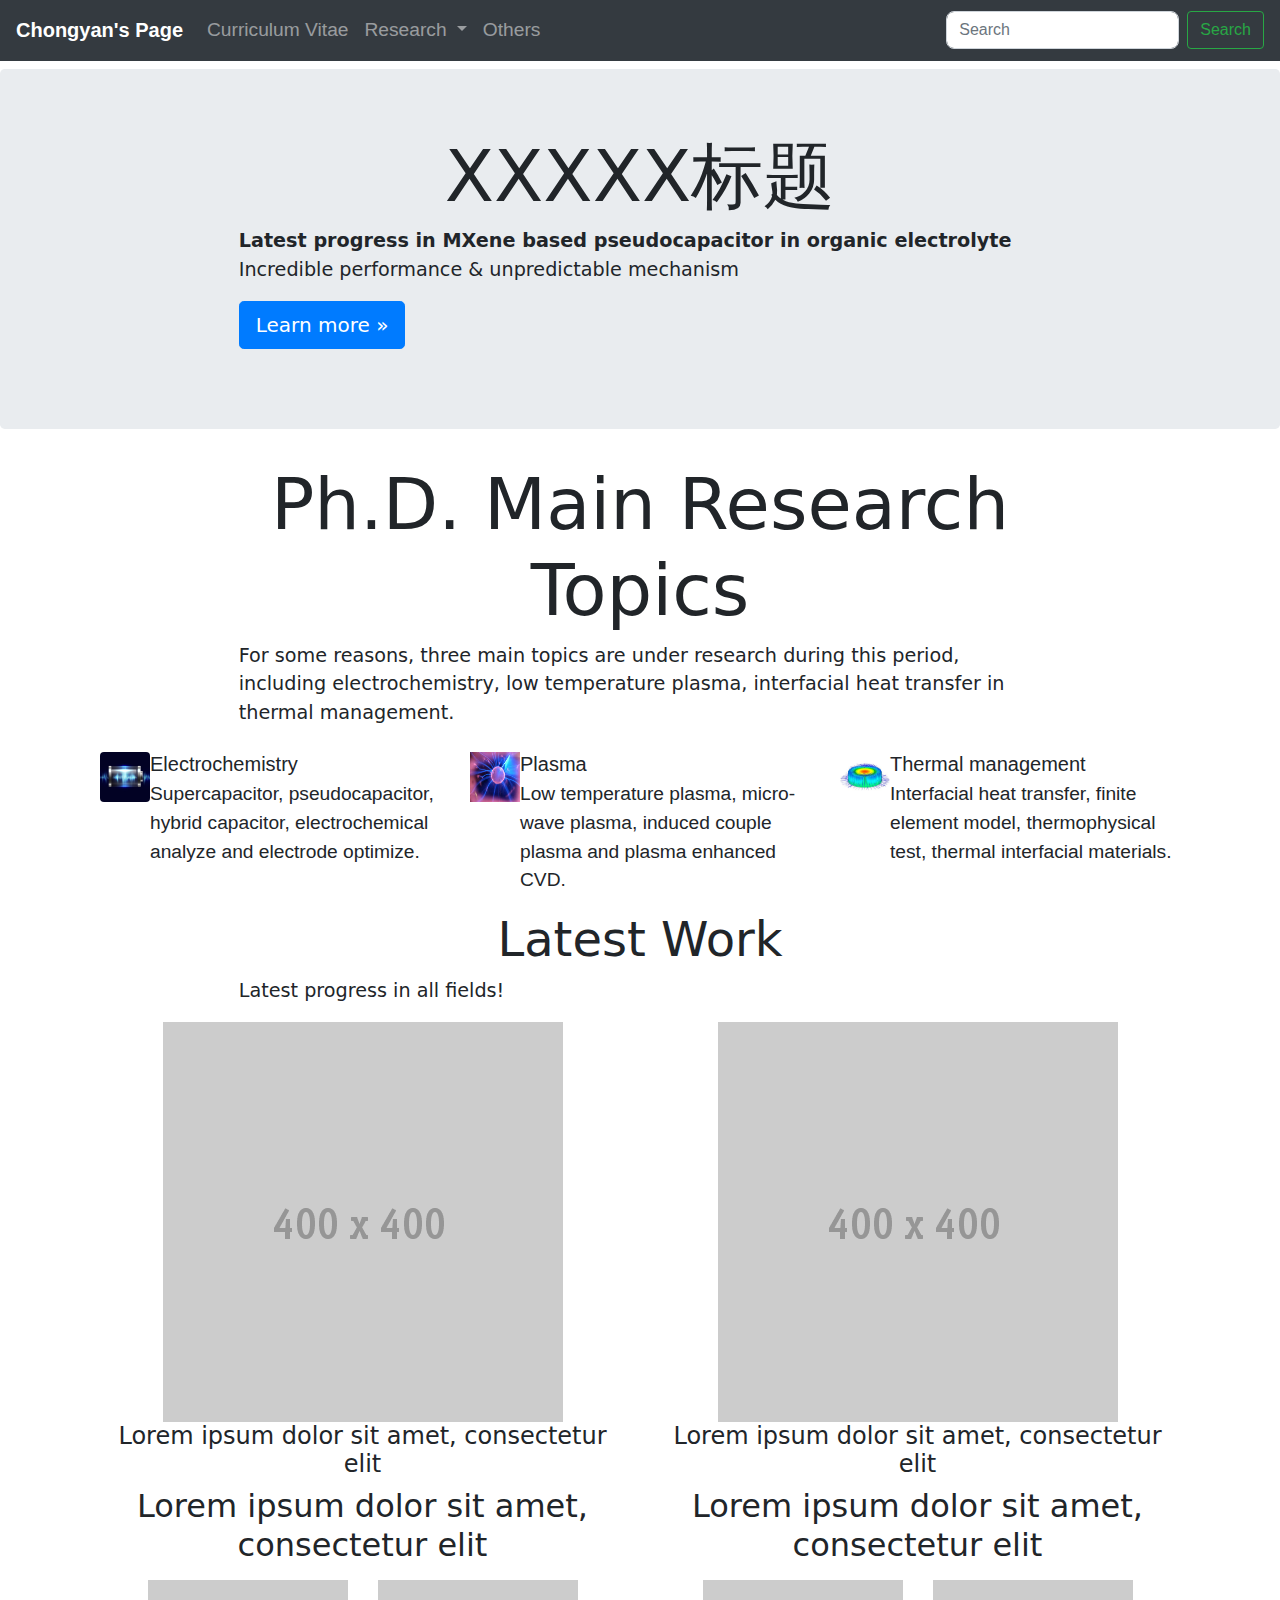
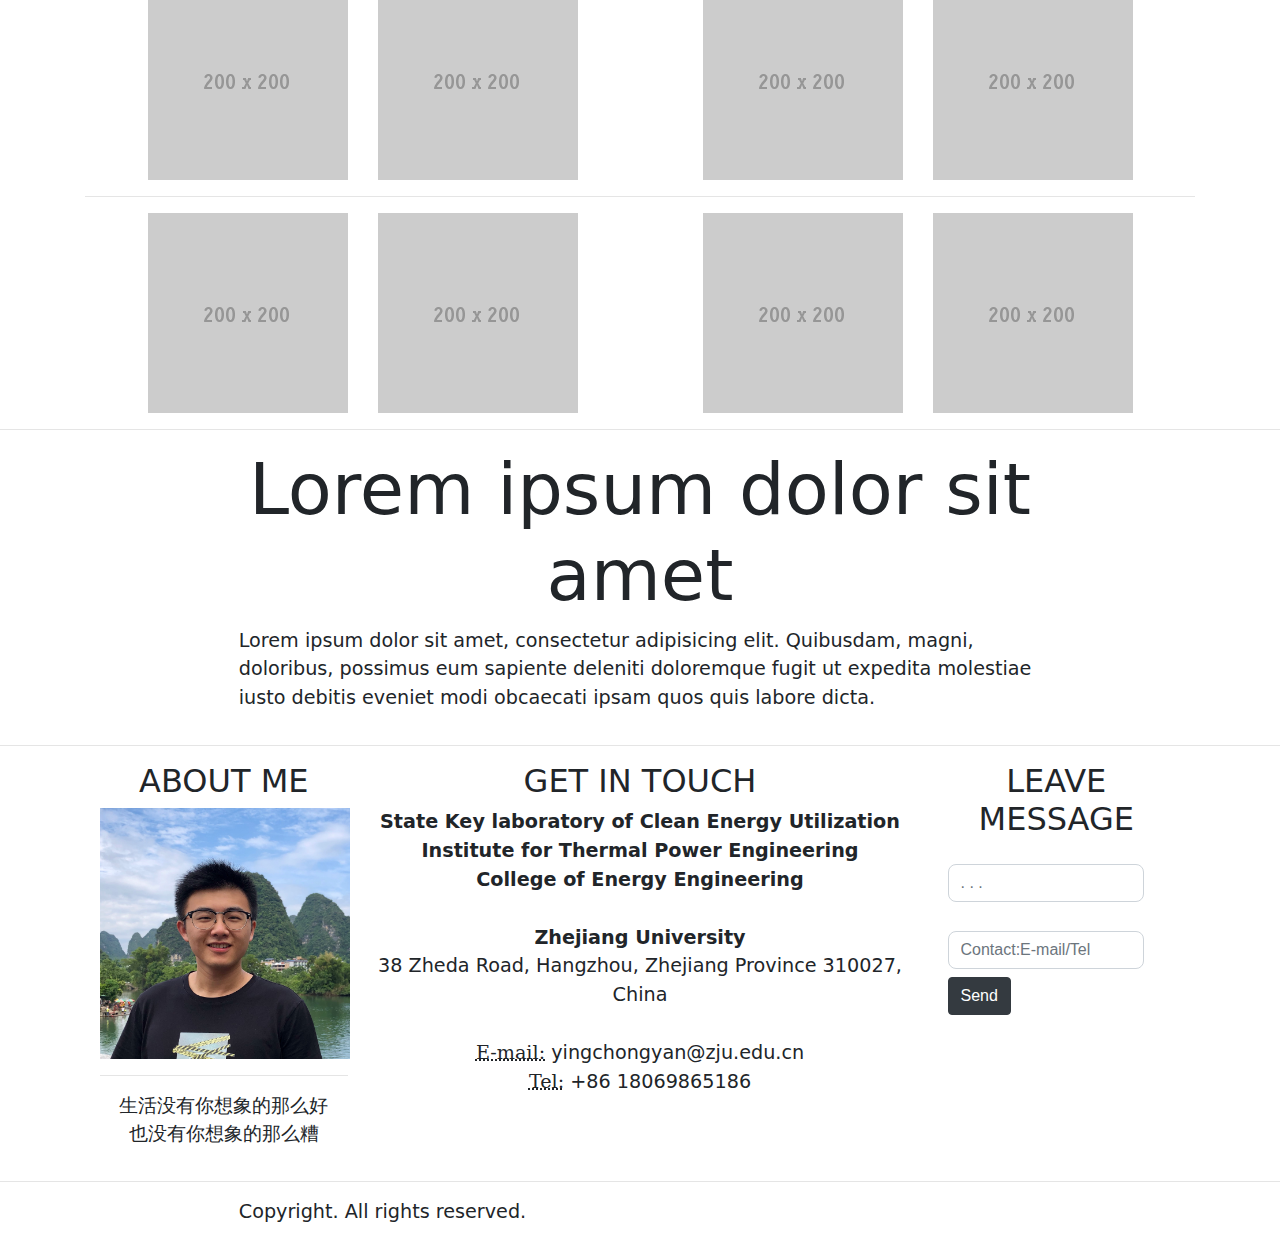
<file: index-p.html>
<!DOCTYPE html>
<html lang="en">
  <head>
    <meta charset="utf-8">
    <meta http-equiv="X-UA-Compatible" content="IE=edge">
    <meta name="viewport" content="width=device-width, initial-scale=1">
	<meta name="description" content="简单写一手" />
	<meta name="author" content="应崇彦" />
	<meta name="mobile-web-app-capable" content="yes">
    <link rel="Bookmark" type="image/x-icon" href="favicon.ico" />
    <link rel="icon" type="image/x-icon" href="favicon.ico" />
    <link rel="shortcut icon" type="image/x-icon" href="favicon.ico" />
	<title>Chongyan's Page</title>
    <!-- Bootstrap -->
    <link href="css/bootstrap-4.0.0.css" rel="stylesheet">
	<!-- <link rel="shortcut icon" href="myname22.ico" />
	     <link rel="icon" href="myname22.ico" type="image/x-icon">
	     <link rel="shortcut icon" href="myname22.ico" type="image/x-icon"> -->
	
  </head>
  <body>
    <nav class="navbar navbar-expand-lg navbar-dark bg-dark">
      <a class="navbar-brand" href="index.html"><strong>Chongyan's Page</strong></a>
      <button class="navbar-toggler" type="button" data-toggle="collapse" data-target="#navbarSupportedContent" aria-controls="navbarSupportedContent" aria-expanded="false" aria-label="Toggle navigation">
      <span class="navbar-toggler-icon"></span>
      </button>
      <div class="collapse navbar-collapse" id="navbarSupportedContent">
        <ul class="navbar-nav mr-auto">
          <!--<li class="nav-item active">
            <a class="nav-link" href="#">Home <span class="sr-only">(current)</span></a>
          </li>-->
          <li class="nav-item">
            <a class="nav-link" href="index-CV.html" target="_blank">Curriculum Vitae</a>
          </li>
          <li class="nav-item dropdown">
            <a class="nav-link dropdown-toggle" href="#" id="navbarDropdown" role="button" data-toggle="dropdown" aria-haspopup="true" aria-expanded="false">
            Research
            </a>
            <div class="dropdown-menu" aria-labelledby="navbarDropdown">
              <a class="dropdown-item" href="#">Electrochemistry</a>
			  <div class="dropdown-divider"></div>
              <a class="dropdown-item" href="#">Plasma</a>
              <div class="dropdown-divider"></div>
              <a class="dropdown-item" href="#">Thermal management</a>
            </div>
          </li>
		  <li class="nav-item">
            <a class="nav-link" href="#">Others</a>
          </li>
          <!--
		  <li class="nav-item">
            <a class="nav-link disabled" href="#">Disabled</a>
          </li>-->
        </ul>
        <form class="form-inline my-2 my-lg-0">
          <input class="form-control mr-sm-2" type="search" placeholder="Search" aria-label="Search">
          <button class="btn btn-outline-success my-2 my-sm-0" type="submit">Search</button>
        </form>
      </div>
  </nav>
    <section>
      <div class="jumbotron text-center mt-2">
        <div class="container">
          <div class="row">
            <div class="col-12 offset-xl-1">
              <h1>XXXXX标题</h1>
              <p><strong>Latest progress in MXene based pseudocapacitor in organic electrolyte</strong><br/>
              Incredible performance & unpredictable mechanism<br/></p>
              <p><a class="btn btn-primary btn-lg" href="#" role="button">Learn more »</a></p>
            </div>
          </div>
        </div>
      </div>
    </section>
    <section>
      <div class="container">
        <div class="row">
          <div class="col-12 text-center offset-xl-1">
            <h1>Ph.D. Main Research Topics</h1>
            <p>For some reasons, three main topics are under research during this period, including electrochemistry, low temperature plasma, interfacial heat transfer in thermal management.</p>
          </div>
        </div>
      </div>
    </section>
    <section>
      <div class="container mt-2">
        <div class="row">
          <div class="col-md-4 col-12">
            <ul class="list-unstyled">
              <li class="media">
                <img src="ele.jpg" alt="Generic placeholder image" width="50" height="50" class="mr-3 rounded">
                <div class="media-body">
                  <h5 class="mt-0 mb-1">Electrochemistry</h5>
                  Supercapacitor, pseudocapacitor, hybrid capacitor, electrochemical analyze and electrode optimize.
                </div>
              </li>
            </ul>
          </div>
          <div class="col-md-4 col-12">
            <ul class="list-unstyled">
              <li class="media">
                <img src="plasma.jpg" alt="Generic placeholder image" width="50" height="50" class="mr-3">
                <div class="media-body">
                  <h5 class="mt-0 mb-1">Plasma</h5>
                  Low temperature plasma, micro-wave plasma, induced couple plasma and plasma enhanced CVD.
                </div>
              </li>
            </ul>
          </div>
          <div class="col-md-4 col-12">
            <ul class="list-unstyled">
              <li class="media">
                <img src="Flow.jpg" alt="Generic placeholder image" width="50" height="50" class="mr-3">
                <div class="media-body">
                  <h5 class="mt-0 mb-1">Thermal management</h5>
                  Interfacial heat transfer, finite element model, thermophysical test, thermal interfacial materials.
                </div>
              </li>
            </ul>
          </div>
        </div>
      </div>
    </section>
    <section>
      <div class="container">
        <div class="row">
          <div class="col-12 text-center offset-xl-1">
            <h2>Latest Work</h2>
            <p>Latest progress in all fields!</p>
          </div>
		</div>
        <div class="row">
          <div class="col-md-6 col-12 text-center">
            <img class="img-fluid" src="images/400x400.gif" alt="">
            <h4>Lorem ipsum dolor sit amet, consectetur elit</h4>
            <h6>Lorem ipsum dolor sit amet, consectetur elit</h6>
          </div>
          <div class="col-md-6 col-12 text-center mt-md-0 mt-2">
            <img class="img-fluid" src="images/400x400.gif" alt="">
            <h4>Lorem ipsum dolor sit amet, consectetur elit</h4>
            <h6>Lorem ipsum dolor sit amet, consectetur elit</h6>
          </div>
        </div>
        <div class="row mt-2">
          <div class="col-md-3 col-6"><img class="img-fluid float-right" src="images/200x200.gif" alt=""></div>
          <div class="col-md-3 col-6"><img class="img-fluid float-left" src="images/200x200.gif" alt=""></div>
          <div class="col-md-3 col-6 mt-md-0 mt-1"><img class="img-fluid float-right" src="images/200x200.gif" alt=""></div>
          <div class="col-md-3 col-6 mt-md-0 mt-1"><img class="img-fluid float-left" src="images/200x200.gif" alt=""></div>
        </div>
        <hr>
        <div class="row">
          <div class="col-md-3 col-6"><img class="img-fluid float-right" src="images/200x200.gif" alt=""></div>
          <div class="col-md-3 col-6"><img class="img-fluid float-left" src="images/200x200.gif" alt=""></div>
          <div class="col-md-3 col-6 mt-md-0 mt-1"><img class="img-fluid float-right" src="images/200x200.gif" alt=""></div>
          <div class="col-md-3 col-6 mt-md-0 mt-1"><img class="img-fluid float-left" src="images/200x200.gif" alt=""></div>
        </div>
      </div>
    </section>
    <hr>
    <section>
      <div class="container">
        <div class="row">
          <div class="col-12 text-center offset-xl-1">
            <h1>Lorem ipsum dolor sit amet</h1>
            <p>Lorem ipsum dolor sit amet, consectetur adipisicing elit. Quibusdam, magni, doloribus, possimus eum sapiente deleniti doloremque fugit ut expedita molestiae iusto debitis eveniet modi obcaecati ipsam quos quis labore dicta.</p>
            <!--<button type="button" class="btn btn-success">Get in touch</button>-->
          </div>
        </div>
      </div>
    </section>
    <hr>
    <div class="section">
      <div class="container">
        <div class="row">
          <div class="col-md-4 col-12 col-xl-3">
            <h3 class="text-center">ABOUT ME</h3>
            <p><img src="I11.jpg" width="250"><hr><center>生活没有你想象的那么好<br/>也没有你想象的那么糟</center></p>
          </div>
          <div class="col-md-4 col-12 col-xl-6">
            <h3 class="text-center">GET IN TOUCH</h3>
            <address class="text-center">
              <strong>State Key laboratory of Clean Energy Utilization<br/>Institute for Thermal Power Engineering<br/>College of Energy Engineering<br/><br/>Zhejiang University</strong><br>
              38 Zheda Road, Hangzhou, Zhejiang Province 310027, China<br>
              <br>
              <abbr title="Phone">E-mail:</abbr> yingchongyan@zju.edu.cn<br/>
			  <abbr title="Phone">Tel:</abbr> +86 18069865186
            </address>
          </div>
          <div class="col-md-4 col-12 col-xl-3">
            <h3 class="text-center">LEAVE MESSAGE</h3>
            <!--<form>-->
              <div class="form-group col-12 col-xl-11"> </div>
              <div class="form-group col-12 col-xl-11">
                <form name="发送留言" method="post" action="mailto:yingchongyan@zju.edu.cn">
				  <input type="text" name="whatyouwannasay" class="form-control" placeholder=". . ."><br/>
				  <input type="text" name="howcanicall" class="form-control" placeholder="Contact:E-mail/Tel ">
				  <input type="submit" class="btn btn-dark mt-2" value="Send" />
                  <!--<button type="submit" value = "Send email" class="btn btn-dark mt-2" >Send</button>-->
					
				</form>
              </div>
            <!--</form>-->
          </div>
        </div>
      </div>
    </div>
    <hr>
    <footer class="text-center">
      <div class="container">
        <div class="row">
          <div class="col-12 offset-xl-1">
            <p>Copyright. All rights reserved.</p>
          </div>
        </div>
      </div>
    </footer>
    <!-- jQuery (necessary for Bootstrap's JavaScript plugins) -->
    <script src="js/jquery-3.2.1.min.js"></script>
    <!-- Include all compiled plugins (below), or include individual files as needed -->
    <script src="js/popper.min.js"></script>
    <script src="js/bootstrap-4.0.0.js"></script>
  </body>
</html>
</file>
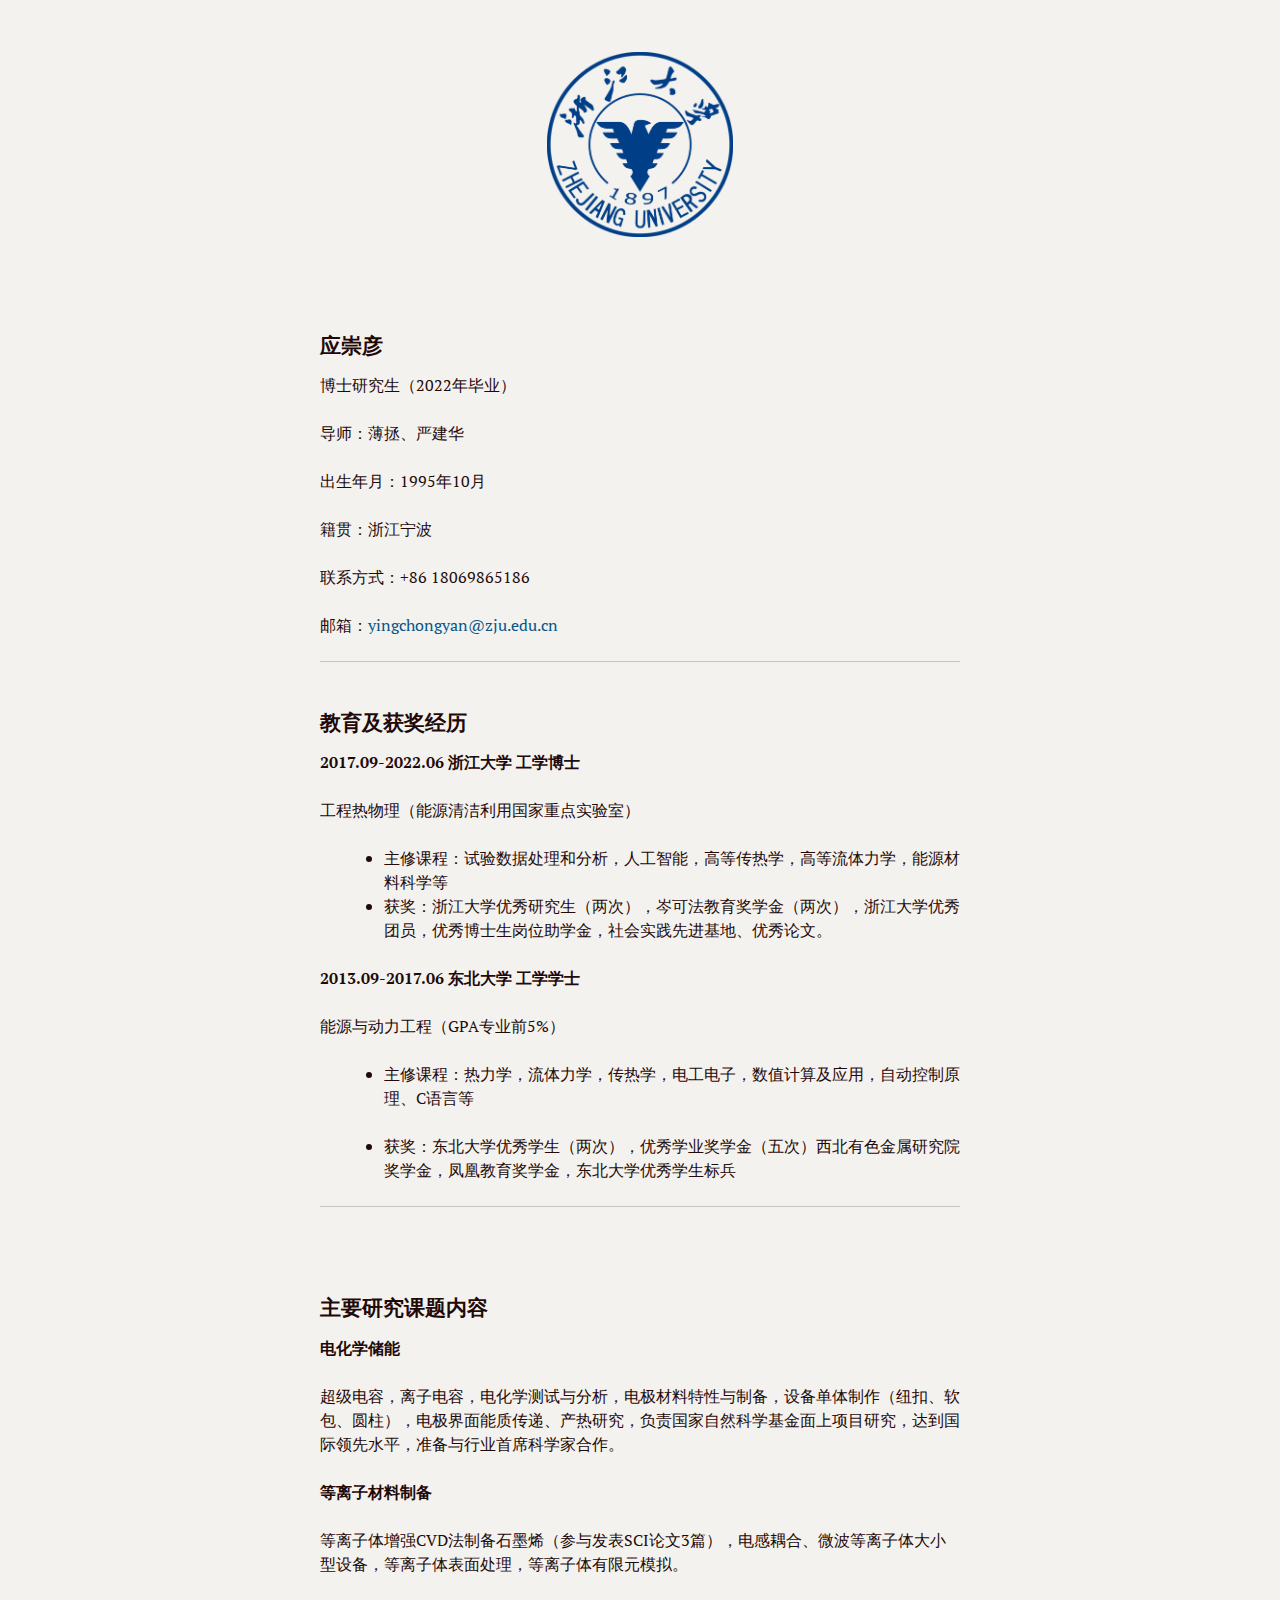
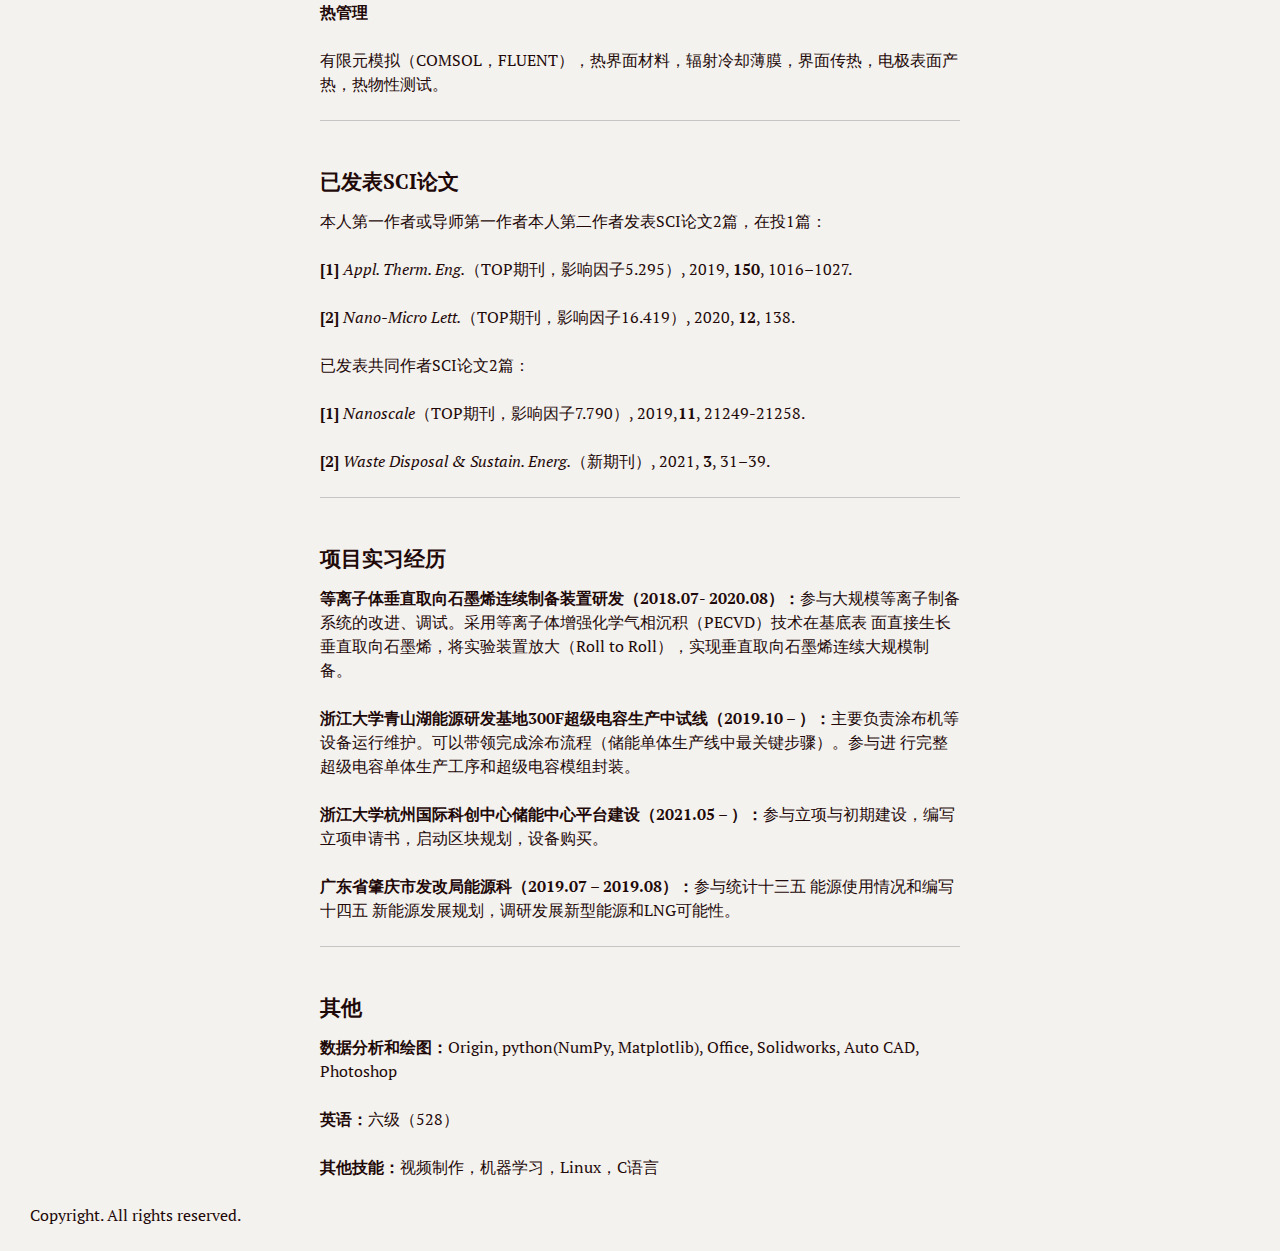
<file: 应崇彦.html>
<!doctype html>
<html>
<head>
<meta charset='UTF-8'>
<meta name='viewport' content='width=device-width initial-scale=1'>

<link href='https://fonts.loli.net/css?family=PT+Serif:400,400italic,700,700italic&subset=latin,cyrillic-ext,cyrillic,latin-ext' rel='stylesheet' type='text/css' /><style type='text/css'>html {overflow-x: initial !important;}:root { --bg-color:#ffffff; --text-color:#333333; --select-text-bg-color:#B5D6FC; --select-text-font-color:auto; --monospace:"Lucida Console",Consolas,"Courier",monospace; --title-bar-height:20px; }
.mac-os-11 { --title-bar-height:28px; }
html { font-size: 14px; background-color: var(--bg-color); color: var(--text-color); font-family: "Helvetica Neue", Helvetica, Arial, sans-serif; -webkit-font-smoothing: antialiased; }
body { margin: 0px; padding: 0px; height: auto; bottom: 0px; top: 0px; left: 0px; right: 0px; font-size: 1rem; line-height: 1.42857; overflow-x: hidden; background: inherit; tab-size: 4; }
iframe { margin: auto; }
a.url { word-break: break-all; }
a:active, a:hover { outline: 0px; }
.in-text-selection, ::selection { text-shadow: none; background: var(--select-text-bg-color); color: var(--select-text-font-color); }
#write { margin: 0px auto; height: auto; width: inherit; word-break: normal; overflow-wrap: break-word; position: relative; white-space: normal; overflow-x: visible; padding-top: 36px; }
#write.first-line-indent p { text-indent: 2em; }
#write.first-line-indent li p, #write.first-line-indent p * { text-indent: 0px; }
#write.first-line-indent li { margin-left: 2em; }
.for-image #write { padding-left: 8px; padding-right: 8px; }
body.typora-export { padding-left: 30px; padding-right: 30px; }
.typora-export .footnote-line, .typora-export li, .typora-export p { white-space: pre-wrap; }
.typora-export .task-list-item input { pointer-events: none; }
@media screen and (max-width: 500px) {
  body.typora-export { padding-left: 0px; padding-right: 0px; }
  #write { padding-left: 20px; padding-right: 20px; }
  .CodeMirror-sizer { margin-left: 0px !important; }
  .CodeMirror-gutters { display: none !important; }
}
#write li > figure:last-child { margin-bottom: 0.5rem; }
#write ol, #write ul { position: relative; }
img { max-width: 100%; vertical-align: middle; image-orientation: from-image; }
button, input, select, textarea { color: inherit; font: inherit; }
input[type="checkbox"], input[type="radio"] { line-height: normal; padding: 0px; }
*, ::after, ::before { box-sizing: border-box; }
#write h1, #write h2, #write h3, #write h4, #write h5, #write h6, #write p, #write pre { width: inherit; }
#write h1, #write h2, #write h3, #write h4, #write h5, #write h6, #write p { position: relative; }
p { line-height: inherit; }
h1, h2, h3, h4, h5, h6 { break-after: avoid-page; break-inside: avoid; orphans: 4; }
p { orphans: 4; }
h1 { font-size: 2rem; }
h2 { font-size: 1.8rem; }
h3 { font-size: 1.6rem; }
h4 { font-size: 1.4rem; }
h5 { font-size: 1.2rem; }
h6 { font-size: 1rem; }
.md-math-block, .md-rawblock, h1, h2, h3, h4, h5, h6, p { margin-top: 1rem; margin-bottom: 1rem; }
.hidden { display: none; }
.md-blockmeta { color: rgb(204, 204, 204); font-weight: 700; font-style: italic; }
a { cursor: pointer; }
sup.md-footnote { padding: 2px 4px; background-color: rgba(238, 238, 238, 0.7); color: rgb(85, 85, 85); border-radius: 4px; cursor: pointer; }
sup.md-footnote a, sup.md-footnote a:hover { color: inherit; text-transform: inherit; text-decoration: inherit; }
#write input[type="checkbox"] { cursor: pointer; width: inherit; height: inherit; }
figure { overflow-x: auto; margin: 1.2em 0px; max-width: calc(100% + 16px); padding: 0px; }
figure > table { margin: 0px; }
tr { break-inside: avoid; break-after: auto; }
thead { display: table-header-group; }
table { border-collapse: collapse; border-spacing: 0px; width: 100%; overflow: auto; break-inside: auto; text-align: left; }
table.md-table td { min-width: 32px; }
.CodeMirror-gutters { border-right: 0px; background-color: inherit; }
.CodeMirror-linenumber { user-select: none; }
.CodeMirror { text-align: left; }
.CodeMirror-placeholder { opacity: 0.3; }
.CodeMirror pre { padding: 0px 4px; }
.CodeMirror-lines { padding: 0px; }
div.hr:focus { cursor: none; }
#write pre { white-space: pre-wrap; }
#write.fences-no-line-wrapping pre { white-space: pre; }
#write pre.ty-contain-cm { white-space: normal; }
.CodeMirror-gutters { margin-right: 4px; }
.md-fences { font-size: 0.9rem; display: block; break-inside: avoid; text-align: left; overflow: visible; white-space: pre; background: inherit; position: relative !important; }
.md-fences-adv-panel { width: 100%; margin-top: 10px; text-align: center; padding-top: 0px; padding-bottom: 8px; overflow-x: auto; }
#write .md-fences.mock-cm { white-space: pre-wrap; }
.md-fences.md-fences-with-lineno { padding-left: 0px; }
#write.fences-no-line-wrapping .md-fences.mock-cm { white-space: pre; overflow-x: auto; }
.md-fences.mock-cm.md-fences-with-lineno { padding-left: 8px; }
.CodeMirror-line, twitterwidget { break-inside: avoid; }
.footnotes { opacity: 0.8; font-size: 0.9rem; margin-top: 1em; margin-bottom: 1em; }
.footnotes + .footnotes { margin-top: 0px; }
.md-reset { margin: 0px; padding: 0px; border: 0px; outline: 0px; vertical-align: top; background: 0px 0px; text-decoration: none; text-shadow: none; float: none; position: static; width: auto; height: auto; white-space: nowrap; cursor: inherit; -webkit-tap-highlight-color: transparent; line-height: normal; font-weight: 400; text-align: left; box-sizing: content-box; direction: ltr; }
li div { padding-top: 0px; }
blockquote { margin: 1rem 0px; }
li .mathjax-block, li p { margin: 0.5rem 0px; }
li blockquote { margin: 1rem 0px; }
li { margin: 0px; position: relative; }
blockquote > :last-child { margin-bottom: 0px; }
blockquote > :first-child, li > :first-child { margin-top: 0px; }
.footnotes-area { color: rgb(136, 136, 136); margin-top: 0.714rem; padding-bottom: 0.143rem; white-space: normal; }
#write .footnote-line { white-space: pre-wrap; }
@media print {
  body, html { border: 1px solid transparent; height: 99%; break-after: avoid; break-before: avoid; font-variant-ligatures: no-common-ligatures; }
  #write { margin-top: 0px; padding-top: 0px; border-color: transparent !important; }
  .typora-export * { -webkit-print-color-adjust: exact; }
  .typora-export #write { break-after: avoid; }
  .typora-export #write::after { height: 0px; }
  .is-mac table { break-inside: avoid; }
  .typora-export-show-outline .typora-export-sidebar { display: none; }
}
.footnote-line { margin-top: 0.714em; font-size: 0.7em; }
a img, img a { cursor: pointer; }
pre.md-meta-block { font-size: 0.8rem; min-height: 0.8rem; white-space: pre-wrap; background: rgb(204, 204, 204); display: block; overflow-x: hidden; }
p > .md-image:only-child:not(.md-img-error) img, p > img:only-child { display: block; margin: auto; }
#write.first-line-indent p > .md-image:only-child:not(.md-img-error) img { left: -2em; position: relative; }
p > .md-image:only-child { display: inline-block; width: 100%; }
#write .MathJax_Display { margin: 0.8em 0px 0px; }
.md-math-block { width: 100%; }
.md-math-block:not(:empty)::after { display: none; }
.MathJax_ref { fill: currentcolor; }
[contenteditable="true"]:active, [contenteditable="true"]:focus, [contenteditable="false"]:active, [contenteditable="false"]:focus { outline: 0px; box-shadow: none; }
.md-task-list-item { position: relative; list-style-type: none; }
.task-list-item.md-task-list-item { padding-left: 0px; }
.md-task-list-item > input { position: absolute; top: 0px; left: 0px; margin-left: -1.2em; margin-top: calc(1em - 10px); border: none; }
.math { font-size: 1rem; }
.md-toc { min-height: 3.58rem; position: relative; font-size: 0.9rem; border-radius: 10px; }
.md-toc-content { position: relative; margin-left: 0px; }
.md-toc-content::after, .md-toc::after { display: none; }
.md-toc-item { display: block; color: rgb(65, 131, 196); }
.md-toc-item a { text-decoration: none; }
.md-toc-inner:hover { text-decoration: underline; }
.md-toc-inner { display: inline-block; cursor: pointer; }
.md-toc-h1 .md-toc-inner { margin-left: 0px; font-weight: 700; }
.md-toc-h2 .md-toc-inner { margin-left: 2em; }
.md-toc-h3 .md-toc-inner { margin-left: 4em; }
.md-toc-h4 .md-toc-inner { margin-left: 6em; }
.md-toc-h5 .md-toc-inner { margin-left: 8em; }
.md-toc-h6 .md-toc-inner { margin-left: 10em; }
@media screen and (max-width: 48em) {
  .md-toc-h3 .md-toc-inner { margin-left: 3.5em; }
  .md-toc-h4 .md-toc-inner { margin-left: 5em; }
  .md-toc-h5 .md-toc-inner { margin-left: 6.5em; }
  .md-toc-h6 .md-toc-inner { margin-left: 8em; }
}
a.md-toc-inner { font-size: inherit; font-style: inherit; font-weight: inherit; line-height: inherit; }
.footnote-line a:not(.reversefootnote) { color: inherit; }
.md-attr { display: none; }
.md-fn-count::after { content: "."; }
code, pre, samp, tt { font-family: var(--monospace); }
kbd { margin: 0px 0.1em; padding: 0.1em 0.6em; font-size: 0.8em; color: rgb(36, 39, 41); background: rgb(255, 255, 255); border: 1px solid rgb(173, 179, 185); border-radius: 3px; box-shadow: rgba(12, 13, 14, 0.2) 0px 1px 0px, rgb(255, 255, 255) 0px 0px 0px 2px inset; white-space: nowrap; vertical-align: middle; }
.md-comment { color: rgb(162, 127, 3); opacity: 0.8; font-family: var(--monospace); }
code { text-align: left; vertical-align: initial; }
a.md-print-anchor { white-space: pre !important; border-width: initial !important; border-style: none !important; border-color: initial !important; display: inline-block !important; position: absolute !important; width: 1px !important; right: 0px !important; outline: 0px !important; background: 0px 0px !important; text-decoration: initial !important; text-shadow: initial !important; }
.md-inline-math .MathJax_SVG .noError { display: none !important; }
.html-for-mac .inline-math-svg .MathJax_SVG { vertical-align: 0.2px; }
.md-fences-math .MathJax_SVG_Display, .md-math-block .MathJax_SVG_Display { text-align: center; margin: 0px; position: relative; text-indent: 0px; max-width: none; max-height: none; min-height: 0px; min-width: 100%; width: auto; overflow-y: visible; display: block !important; }
.MathJax_SVG_Display, .md-inline-math .MathJax_SVG_Display { width: auto; margin: inherit; display: inline-block !important; }
.MathJax_SVG .MJX-monospace { font-family: var(--monospace); }
.MathJax_SVG .MJX-sans-serif { font-family: sans-serif; }
.MathJax_SVG { display: inline; font-style: normal; font-weight: 400; line-height: normal; text-indent: 0px; text-align: left; text-transform: none; letter-spacing: normal; word-spacing: normal; overflow-wrap: normal; white-space: nowrap; float: none; direction: ltr; max-width: none; max-height: none; min-width: 0px; min-height: 0px; border: 0px; padding: 0px; margin: 0px; zoom: 90%; }
#math-inline-preview-content { zoom: 1.1; }
.MathJax_SVG * { transition: none 0s ease 0s; }
.MathJax_SVG_Display svg { vertical-align: middle !important; margin-bottom: 0px !important; margin-top: 0px !important; }
.os-windows.monocolor-emoji .md-emoji { font-family: "Segoe UI Symbol", sans-serif; }
.md-diagram-panel > svg { max-width: 100%; }
[lang="flow"] svg, [lang="mermaid"] svg { max-width: 100%; height: auto; }
[lang="mermaid"] .node text { font-size: 1rem; }
table tr th { border-bottom: 0px; }
video { max-width: 100%; display: block; margin: 0px auto; }
iframe { max-width: 100%; width: 100%; border: none; }
.highlight td, .highlight tr { border: 0px; }
mark { background: rgb(255, 255, 0); color: rgb(0, 0, 0); }
.md-html-inline .md-plain, .md-html-inline strong, mark .md-inline-math, mark strong { color: inherit; }
.md-expand mark .md-meta { opacity: 0.3 !important; }
mark .md-meta { color: rgb(0, 0, 0); }
@media print {
  .typora-export h1, .typora-export h2, .typora-export h3, .typora-export h4, .typora-export h5, .typora-export h6 { break-inside: avoid; }
}
.md-diagram-panel .messageText { stroke: none !important; }
.md-diagram-panel .start-state { fill: var(--node-fill); }
.md-diagram-panel .edgeLabel rect { opacity: 1 !important; }
.md-require-zoom-fix foreignobject { font-size: var(--mermaid-font-zoom); }
.md-fences.md-fences-math { font-size: 1em; }
.md-fences-math .MathJax_SVG_Display { margin-top: 8px; cursor: default; }
.md-fences-advanced:not(.md-focus) { padding: 0px; white-space: nowrap; border: 0px; }
.md-fences-advanced:not(.md-focus) { background: inherit; }
.typora-export-show-outline .typora-export-content { max-width: 1440px; margin: auto; display: flex; flex-direction: row; }
.typora-export-sidebar { width: 300px; font-size: 0.8rem; margin-top: 80px; margin-right: 18px; }
.typora-export-show-outline #write { --webkit-flex:2; flex: 2 1 0%; }
.typora-export-sidebar .outline-content { position: fixed; top: 0px; max-height: 100%; overflow: hidden auto; padding-bottom: 30px; padding-top: 60px; width: 300px; }
@media screen and (max-width: 1024px) {
  .typora-export-sidebar, .typora-export-sidebar .outline-content { width: 240px; }
}
@media screen and (max-width: 800px) {
  .typora-export-sidebar { display: none; }
}
.outline-content li, .outline-content ul { margin-left: 0px; margin-right: 0px; padding-left: 0px; padding-right: 0px; list-style: none; }
.outline-content ul { margin-top: 0px; margin-bottom: 0px; }
.outline-content strong { font-weight: 400; }
.outline-expander { width: 1rem; height: 1.42857rem; position: relative; display: table-cell; vertical-align: middle; cursor: pointer; padding-left: 4px; }
.outline-expander::before { content: ""; position: relative; font-family: Ionicons; display: inline-block; font-size: 8px; vertical-align: middle; }
.outline-item { padding-top: 3px; padding-bottom: 3px; cursor: pointer; }
.outline-expander:hover::before { content: ""; }
.outline-h1 > .outline-item { padding-left: 0px; }
.outline-h2 > .outline-item { padding-left: 1em; }
.outline-h3 > .outline-item { padding-left: 2em; }
.outline-h4 > .outline-item { padding-left: 3em; }
.outline-h5 > .outline-item { padding-left: 4em; }
.outline-h6 > .outline-item { padding-left: 5em; }
.outline-label { cursor: pointer; display: table-cell; vertical-align: middle; text-decoration: none; color: inherit; }
.outline-label:hover { text-decoration: underline; }
.outline-item:hover { border-color: rgb(245, 245, 245); background-color: var(--item-hover-bg-color); }
.outline-item:hover { margin-left: -28px; margin-right: -28px; border-left: 28px solid transparent; border-right: 28px solid transparent; }
.outline-item-single .outline-expander::before, .outline-item-single .outline-expander:hover::before { display: none; }
.outline-item-open > .outline-item > .outline-expander::before { content: ""; }
.outline-children { display: none; }
.info-panel-tab-wrapper { display: none; }
.outline-item-open > .outline-children { display: block; }
.typora-export .outline-item { padding-top: 1px; padding-bottom: 1px; }
.typora-export .outline-item:hover { margin-right: -8px; border-right: 8px solid transparent; }
.typora-export .outline-expander::before { content: "+"; font-family: inherit; top: -1px; }
.typora-export .outline-expander:hover::before, .typora-export .outline-item-open > .outline-item > .outline-expander::before { content: "−"; }
.typora-export-collapse-outline .outline-children { display: none; }
.typora-export-collapse-outline .outline-item-open > .outline-children, .typora-export-no-collapse-outline .outline-children { display: block; }
.typora-export-no-collapse-outline .outline-expander::before { content: "" !important; }
.typora-export-show-outline .outline-item-active > .outline-item .outline-label { font-weight: 700; }


/* meyer reset -- http://meyerweb.com/eric/tools/css/reset/ , v2.0 | 20110126 | License: none (public domain) */

@include-when-export url(https://fonts.loli.net/css?family=PT+Serif:400,400italic,700,700italic&subset=latin,cyrillic-ext,cyrillic,latin-ext);

/* =========== */

/* pt-serif-regular - latin */
/* pt-serif-italic - latin */
/* pt-serif-700 - latin */
/* pt-serif-700italic - latin */
:root {
	--active-file-bg-color: #dadada;
	--active-file-bg-color: rgba(32, 43, 51, 0.63);
	--active-file-text-color: white;
	--bg-color: #f3f2ee;
	--text-color: #1f0909;
	--control-text-color: #444;
	--rawblock-edit-panel-bd: #e5e5e5;

	--select-text-bg-color: rgba(32, 43, 51, 0.63);
  --select-text-font-color: white;
}

pre {
	--select-text-bg-color: #36284e;
	--select-text-font-color: #fff;
}

html {
	font-size: 16px;
}

html, body {
	background-color: #f3f2ee;
	font-family: "PT Serif", 'Times New Roman', Times, serif;
	color: #1f0909;
	line-height: 1.5em;
}

/*#write {
	overflow-x: auto;
    max-width: initial;
	padding-left: calc(50% - 17em);
    padding-right: calc(50% - 17em);
}

@media (max-width: 36em) {
 	#write {
 		padding-left: 1em;
    	padding-right: 1em;
 	}
}*/

#write {
	max-width: 40em;
}

@media only screen and (min-width: 1400px) {
	#write {
			max-width: 914px;
	}
}

ol li {
	list-style-type: decimal;
	list-style-position: outside;
}
ul li {
	list-style-type: disc;
	list-style-position: outside;
}

ol,
ul {
	list-style: none;
}

blockquote,
q {
	quotes: none;
}
blockquote:before,
blockquote:after,
q:before,
q:after {
	content: '';
	content: none;
}
table {
	border-collapse: collapse;
	border-spacing: 0;
}
/* styles */

/* ====== */

/* headings */

h1,
h2,
h3,
h4,
h5,
h6 {
	font-weight: bold;
}
h1 {
	font-size: 1.875em;
	/*30 / 16*/
	line-height: 1.6em;
	/* 48 / 30*/
	margin-top: 2em;
}
h2,
h3 {
	font-size: 1.3125em;
	/*21 / 16*/
	line-height: 1.15;
	/*24 / 21*/
	margin-top: 2.285714em;
	/*48 / 21*/
	margin-bottom: 1.15em;
	/*24 / 21*/
}
h3 {
	font-weight: normal;
}
h4 {
	font-size: 1.125em;
	/*18 / 16*/
	margin-top: 2.67em;
	/*48 / 18*/
}
h5,
h6 {
	font-size: 1em;
	/*16*/
}
h1 {
	border-bottom: 1px solid;
	margin-bottom: 1.875em;
	padding-bottom: 0.8125em;
}
/* links */

a {
	text-decoration: none;
	color: #065588;
}
a:hover,
a:active {
	text-decoration: underline;
}
/* block spacing */

p,
blockquote,
.md-fences {
	margin-bottom: 1.5em;
}
h1,
h2,
h3,
h4,
h5,
h6 {
	margin-bottom: 1.5em;
}
/* blockquote */

blockquote {
	font-style: italic;
	border-left: 5px solid;
	margin-left: 2em;
	padding-left: 1em;
}
/* lists */

ul,
ol {
	margin: 0 0 1.5em 1.5em;
}
/* tables */
.md-meta,.md-before, .md-after {
	color:#999;
}

table {
	margin-bottom: 1.5em;
	/*24 / 16*/
	font-size: 1em;
	/* width: 100%; */
}
thead th,
tfoot th {
	padding: .25em .25em .25em .4em;
	text-transform: uppercase;
}
th {
	text-align: left;
}
td {
	vertical-align: top;
	padding: .25em .25em .25em .4em;
}

code,
.md-fences {
	background-color: #dadada;
}

code {
	padding-left: 2px;
	padding-right: 2px;
}

.md-fences {
	margin-left: 2em;
	margin-bottom: 3em;
	padding-left: 1ch;
	padding-right: 1ch;
}

pre,
code,
tt {
	font-size: .875em;
	line-height: 1.714285em;
}
/* some fixes */

h1 {
	line-height: 1.3em;
	font-weight: normal;
	margin-bottom: 0.5em;
}

p + ul,
p + ol{
	margin-top: .5em;
}

h3 + ul,
h4 + ul,
h5 + ul,
h6 + ul,
h3 + ol,
h4 + ol,
h5 + ol,
h6 + ol {
	margin-top: .5em;
}

li > ul,
li > ol {
	margin-top: inherit;
	margin-bottom: 0;
}

li ol>li {
	list-style-type: lower-alpha;
}

li li ol>li{
	list-style-type: lower-roman;
}

h2,
h3 {
	margin-bottom: .75em;
}
hr {
	border-top: none;
	border-right: none;
	border-bottom: 1px solid;
	border-left: none;
}
h1 {
	border-color: #c5c5c5;
}
blockquote {
	border-color: #bababa;
	color: #656565;
}

blockquote ul,
blockquote ol {
	margin-left:0;
}

.ty-table-edit {
	background-color: transparent;
}
thead {
	background-color: #dadada;
}
tr:nth-child(even) {
	background: #e8e7e7;
}
hr {
	border-color: #c5c5c5;
}
.task-list{
	padding-left: 1rem;
}

.md-task-list-item {
	padding-left: 1.5rem;
	list-style-type: none;
}

.md-task-list-item > input:before {
	content: '\221A';
	display: inline-block;
	width: 1.25rem;
  	height: 1.6rem;
	vertical-align: middle;
	text-align: center;
	color: #ddd;
	background-color: #F3F2EE;
}

.md-task-list-item > input:checked:before,
.md-task-list-item > input[checked]:before{
	color: inherit;
}

#write pre.md-meta-block {
	min-height: 1.875rem;
	color: #555;
	border: 0px;
	background: transparent;
	margin-top: -4px;
	margin-left: 1em;
	margin-top: 1em;
}

.md-image>.md-meta {
	color: #9B5146;
}

.md-image>.md-meta{
	font-family: Menlo, 'Ubuntu Mono', Consolas, 'Courier New', 'Microsoft Yahei', 'Hiragino Sans GB', 'WenQuanYi Micro Hei', serif;
}


#write>h3.md-focus:before{
	left: -1.5rem;
	color:#999;
	border-color:#999;
}
#write>h4.md-focus:before{
	left: -1.5rem;
	top: .25rem;
	color:#999;
	border-color:#999;
}
#write>h5.md-focus:before{
	left: -1.5rem;
	top: .0.3125rem;
	color:#999;
	border-color:#999;
}
#write>h6.md-focus:before{
	left: -1.5rem;
	top: 0.3125rem;
	color:#999;
	border-color:#999;
}

.md-toc:focus .md-toc-content{
	margin-top: 19px;
}

.md-toc-content:empty:before{
	color: #065588;
}
.md-toc-item {
	color: #065588;
}
#write div.md-toc-tooltip {
	background-color: #f3f2ee;
}

#typora-sidebar {
	background-color: #f3f2ee;
	-webkit-box-shadow: 0 6px 12px rgba(0, 0, 0, 0.375);
  	box-shadow: 0 6px 12px rgba(0, 0, 0, 0.375);
}

.pin-outline #typora-sidebar {
	background: inherit;
	box-shadow: none;
	border-right: 1px dashed;
}

.pin-outline #typora-sidebar:hover .outline-title-wrapper {
	border-left:1px dashed;
}

.outline-item:hover {
  background-color: #dadada;
  border-left: 28px solid #dadada;
  border-right: 18px solid #dadada;
}

.typora-node .outline-item:hover {
  	border-right: 28px solid #dadada;
}

.outline-expander:before {
  content: "\f0da";
  font-family: FontAwesome;
  font-size:14px;
  top: 1px;
}

.outline-expander:hover:before,
.outline-item-open>.outline-item>.outline-expander:before {
  content: "\f0d7";
}

.modal-content {
	background-color: #f3f2ee;
}

.auto-suggest-container ul li {
	list-style-type: none;
}

/** UI for electron */

.megamenu-menu,
#top-titlebar, #top-titlebar *,
.megamenu-content {
	background: #f3f2ee;
	color: #1f0909;
}

.megamenu-menu-header {
	border-bottom: 1px dashed #202B33;
}

.megamenu-menu {
	box-shadow: none;
	border-right: 1px dashed;
}

header, .context-menu, .megamenu-content, footer {
	font-family: "PT Serif", 'Times New Roman', Times, serif;
    color: #1f0909;
}

#megamenu-back-btn {
	color: #1f0909;
	border-color: #1f0909;
}

.megamenu-menu-header #megamenu-menu-header-title:before {
	color: #1f0909;
}

.megamenu-menu-list li a:hover, .megamenu-menu-list li a.active {
	color: inherit;
	background-color: #e8e7df;
}

.long-btn:hover {
	background-color: #e8e7df;
}

#recent-file-panel tbody tr:nth-child(2n-1) {
    background-color: transparent !important;
}

.megamenu-menu-panel tbody tr:hover td:nth-child(2) {
    color: inherit;
}

.megamenu-menu-panel .btn {
	background-color: #D2D1D1;
}

.btn-default {
	background-color: transparent;
}

.typora-sourceview-on #toggle-sourceview-btn,
.ty-show-word-count #footer-word-count {
	background: #c7c5c5;
}

#typora-quick-open {
    background-color: inherit;
}

.md-diagram-panel {
	margin-top: 8px;
}

.file-list-item-file-name {
	font-weight: initial;
}

.file-list-item-summary {
	opacity: 1;
}

.file-list-item {
	color: #777;
}

.file-list-item.active {
	background-color: inherit;
	color: black;
}

.ty-side-sort-btn.active {
	background-color: inherit;
}

.file-list-item.active .file-list-item-file-name  {
	font-weight: bold;
}

.file-list-item{
    opacity:1 !important;
}

.file-library-node.active>.file-node-background{
	background-color: rgba(32, 43, 51, 0.63);
	background-color: var(--active-file-bg-color);
}

.file-tree-node.active>.file-node-content{
	color: white;
	color: var(--active-file-text-color);
}

.md-task-list-item>input {
	margin-left: -1.7em;
	margin-top: calc(1rem - 12px);
}

input {
	border: 1px solid #aaa;
}

.megamenu-menu-header #megamenu-menu-header-title,
.megamenu-menu-header:hover, 
.megamenu-menu-header:focus {
	color: inherit;
}

.dropdown-menu .divider {
	border-color: #e5e5e5;
	opacity: 1;
}

/* https://github.com/typora/typora-issues/issues/2046 */
.os-windows-7 strong,
.os-windows-7 strong  {
	font-weight: 760;
}

.ty-preferences .btn-default {
	background: transparent;
}

.ty-preferences .window-header {
	border-bottom: 1px dashed #202B33;
	box-shadow: none;
}

#sidebar-loading-template, #sidebar-loading-template.file-list-item {
	color: #777;
}

.searchpanel-search-option-btn.active {
	background: #777;
	color: white;
}


</style><title></title>
</head>
<body class='typora-export os-windows'><div class='typora-export-content'>
<div id='write'  class=''><p><img src="images\资源 3@4x.png" alt="资源 3@4x" style="zoom:6%;" /></p><p>&nbsp;</p>
	<h2 id='应崇彦'>
		<span>应崇彦</span>
	</h2>
	<p><span>博士研究生（2022年毕业） </span></p>
	<p><span>导师：薄拯、严建华</span></p>
	<p><span>出生年月：1995年10月</span></p>
	<p><span>籍贯：浙江宁波</span></p>
	<p><span>联系方式：+86 18069865186</span></p>
	<p><span>邮箱：</span><a href='mailto:yingchongyan@zju.edu.cn' target='_blank' class='url'>yingchongyan@zju.edu.cn</a></p>
	<hr />
	<h2 id='教育及获奖经历'><span>教育及获奖经历</span></h2>
	<h5 id='201709-202206--浙江大学----工学博士'>
		<span>2017.09-2022.06  浙江大学    工学博士</span>
	</h5>
	<p><span>工程热物理（能源清洁利用国家重点实验室）</span></p>
	<ul><li><span>主修课程：试验数据处理和分析，人工智能，高等传热学，高等流体力学，能源材料科学等</span></li><li><span>获奖：浙江大学优秀研究生（两次），岑可法教育奖学金（两次），浙江大学优秀团员，优秀博士生岗位助学金，社会实践先进基地、优秀论文。</span></li></ul>
	<h5 id='201309-201706--东北大学----工学学士'>
		<span>2013.09-2017.06  东北大学    工学学士</span></h5>
	<p><span>能源与动力工程（GPA专业前5%）</span></p>
	<ul><li><span>主修课程：热力学，流体力学，传热学，电工电子，数值计算及应用，自动控制原理、C语言等</span></li></ul>
	<ul><li><span>获奖：东北大学优秀学生（两次），优秀学业奖学金（五次）西北有色金属研究院奖学金，凤凰教育奖学金，东北大学优秀学生标兵</span></li></ul>
	<hr />
	<p>&nbsp;</p>
	<h2 id='主要研究课题内容'><span>主要研究课题内容</span></h2>
	<h5 id='电化学储能'><span>电化学储能</span></h5>
	<p><span>超级电容，离子电容，电化学测试与分析，电极材料特性与制备，设备单体制作（纽扣、软包、圆柱），电极界面能质传递、产热研究，负责国家自然科学基金面上项目研究，达到国际领先水平，准备与行业首席科学家合作。</span></p>
	<h5 id='等离子材料制备'><span>等离子材料制备</span></h5>
	<p><span>等离子体增强CVD法制备石墨烯（参与发表SCI论文3篇），电感耦合、微波等离子体大小型设备，等离子体表面处理，等离子体有限元模拟。</span></p>
	<h5 id='热管理'><span>热管理</span></h5>
	<p><span>有限元模拟（COMSOL，FLUENT），热界面材料，辐射冷却薄膜，界面传热，电极表面产热，热物性测试。</span></p>
	<hr />
	<h2 id='已发表sci论文'><span>已发表SCI论文</span></h2>
	<p><span>本人第一作者或导师第一作者本人第二作者发表SCI论文2篇，在投1篇：</span></p>
	<p><strong><span>[1]</span></strong><span> </span><em><span>Appl. Therm. Eng.</span></em><span>（TOP期刊，影响因子5.295）, 2019, </span><strong><span>150</span></strong><span>, 1016–1027.</span></p>
	<p><strong><span>[2]</span></strong><span> </span><em><span>Nano-Micro Lett.</span></em><span>（TOP期刊，影响因子16.419）, 2020, </span><strong><span>12</span></strong><span>, 138.</span></p>
	<p><span>已发表共同作者SCI论文2篇：</span></p>
	<p><strong><span>[1]</span></strong><span> </span><em><span>Nanoscale</span></em><span>（TOP期刊，影响因子7.790）, 2019,</span><strong><span>11</span></strong><span>, 21249-21258.</span></p>
	<p><strong><span>[2]</span></strong><span> </span><em><span>Waste Disposal &amp; Sustain. Energ.</span></em><span>（新期刊）, 2021, </span><strong><span>3</span></strong><span>, 31–39.</span></p>
	<hr />
	<h2 id='项目实习经历'><span>项目实习经历</span></h2>
	<p><strong><span>等离子体垂直取向石墨烯连续制备装置研发（2018.07- 2020.08）：</span></strong><span>参与大规模等离子制备系统的改进、调试。采用等离子体增强化学气相沉积（PECVD）技术在基底表 面直接生长垂直取向石墨烯，将实验装置放大（Roll to Roll），实现垂直取向石墨烯连续大规模制备。</span></p>
	<p><strong><span>浙江大学青山湖能源研发基地300F超级电容生产中试线（2019.10 – ）：</span></strong><span>主要负责涂布机等设备运行维护。可以带领完成涂布流程（储能单体生产线中最关键步骤）。参与进 行完整超级电容单体生产工序和超级电容模组封装。</span></p>
	<p><strong><span>浙江大学杭州国际科创中心储能中心平台建设（2021.05 – ）：</span></strong><span>参与立项与初期建设，编写立项申请书，启动区块规划，设备购买。</span></p>
	<p><strong><span>广东省肇庆市发改局能源科（2019.07 – 2019.08）：</span></strong><span>参与统计十三五 能源使用情况和编写十四五 新能源发展规划，调研发展新型能源和LNG可能性。</span></p>
	<hr /><h2 id='其他'><span>其他</span></h2>
	<p><strong><span>数据分析和绘图：</span></strong><span>Origin, python(NumPy, Matplotlib), Office, Solidworks, Auto CAD, Photoshop</span></p>
	<p><strong><span>英语：</span></strong><span>六级（528）</span></p>
	<p><strong><span>其他技能：</span></strong><span>视频制作，机器学习，Linux，C语言</span></p>
	</div></div>
	<footer class="text-center">
      <div class="container">
        <div class="row">
          <div class="col-12 offset-xl-1">
            <p>Copyright. All rights reserved.</p>
          </div>
        </div>
      </div>
    </footer>
    <!-- jQuery (necessary for Bootstrap's JavaScript plugins) -->
    <script src="js/jquery-3.2.1.min.js"></script>
    <!-- Include all compiled plugins (below), or include individual files as needed -->
    <script src="js/popper.min.js"></script>
    <script src="js/bootstrap-4.0.0.js"></script>
</body>
</html>
</file>
